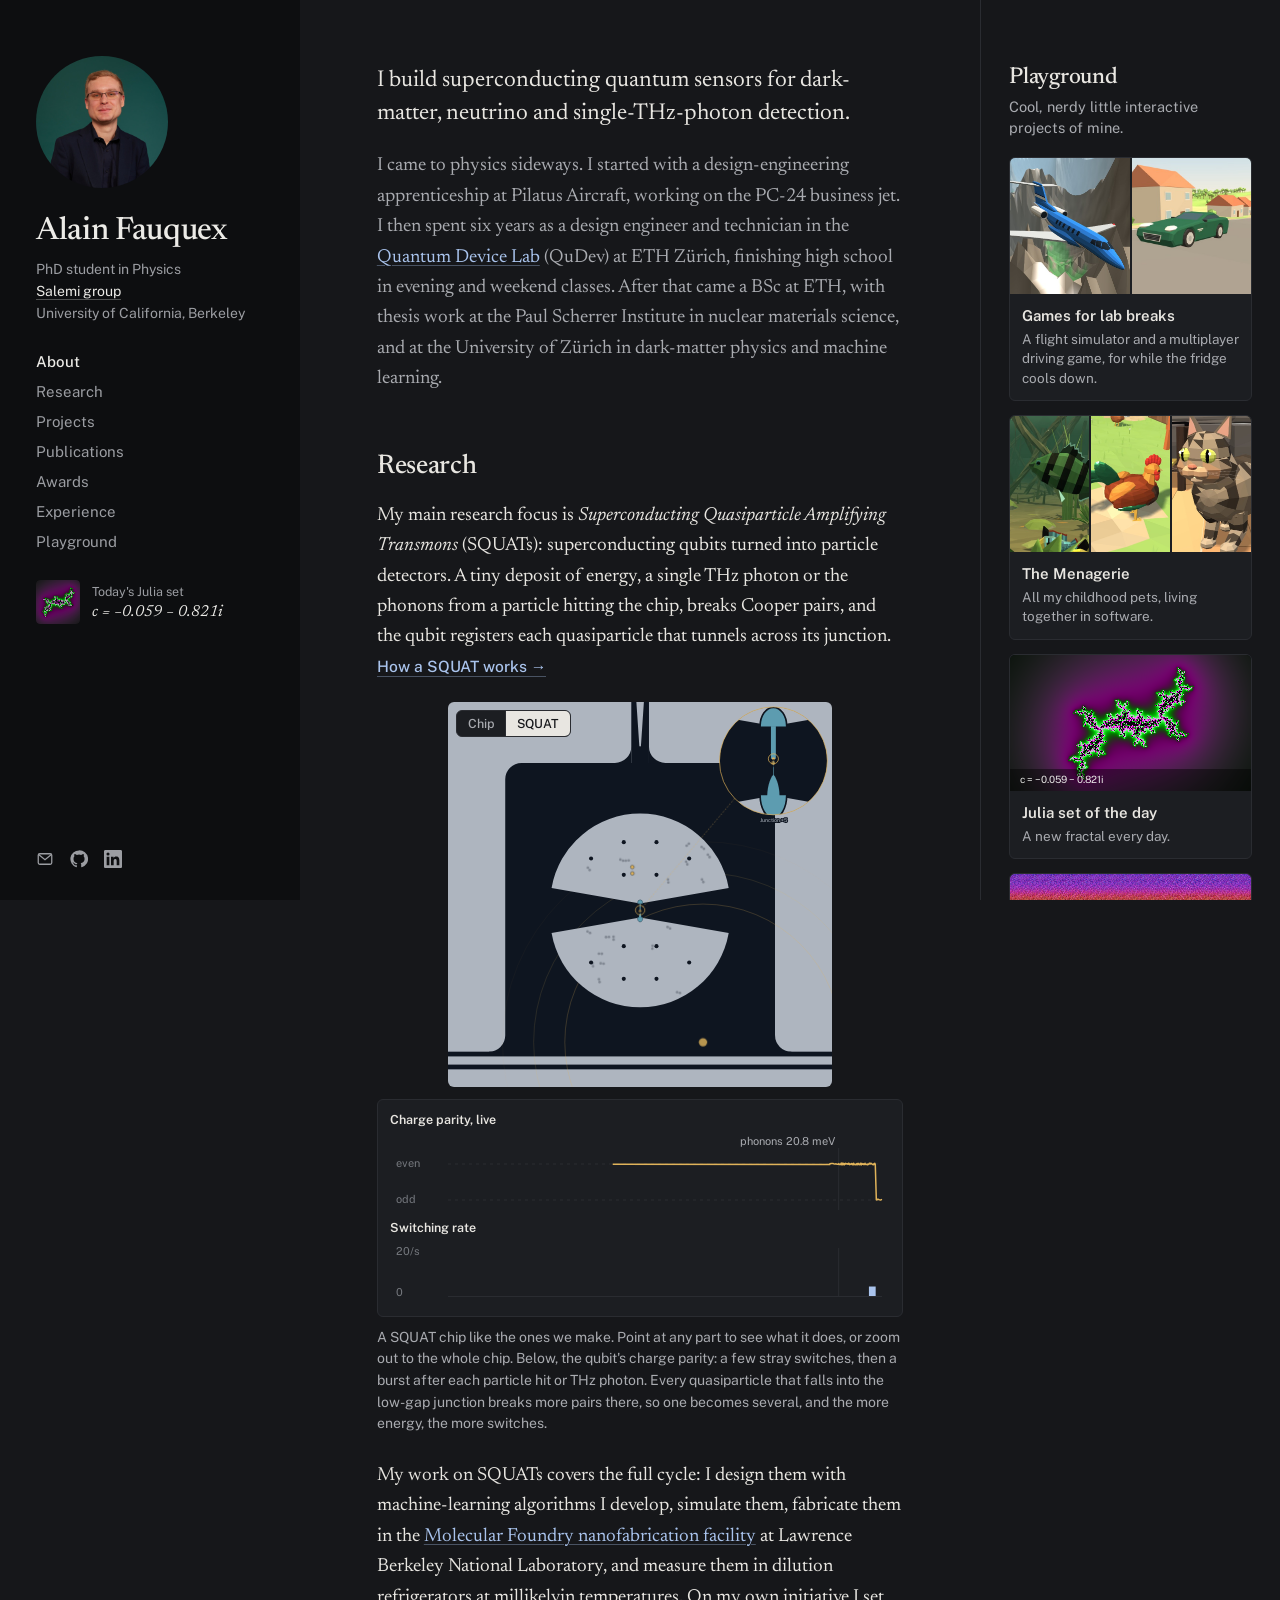
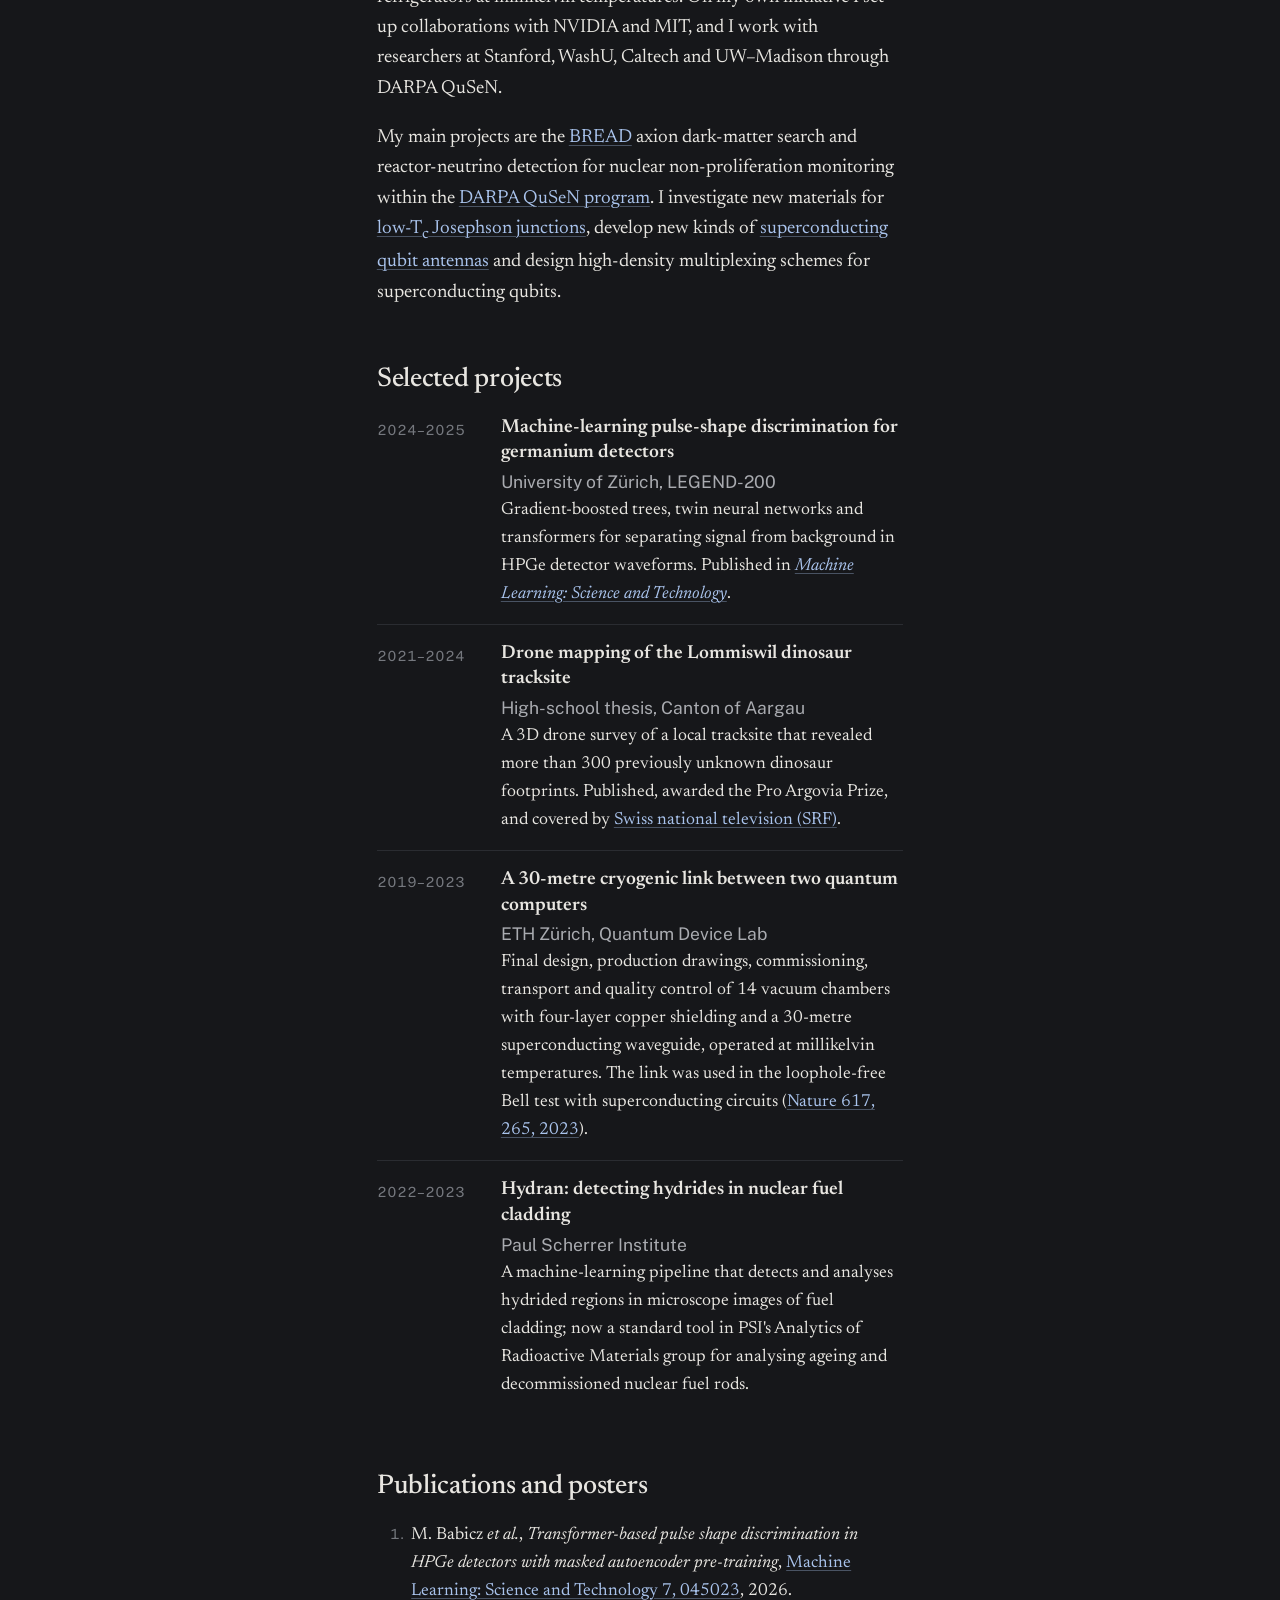
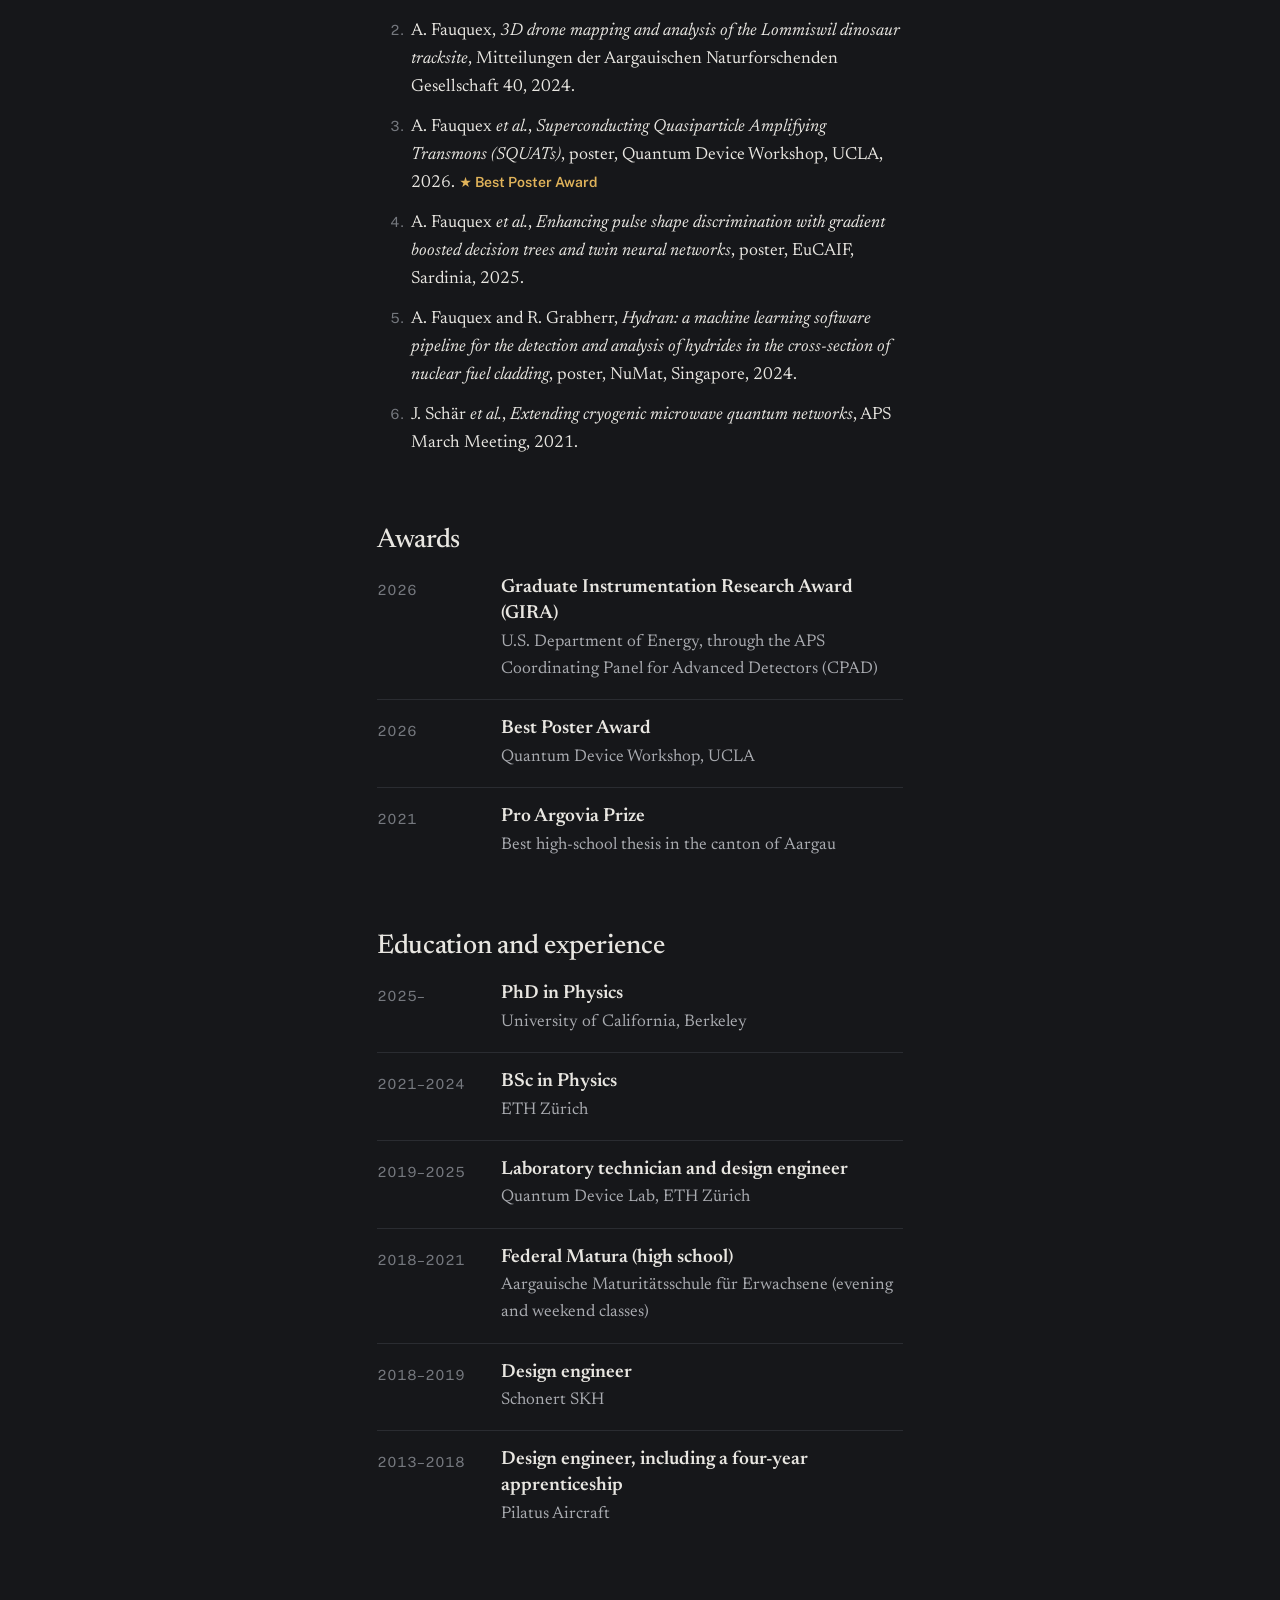
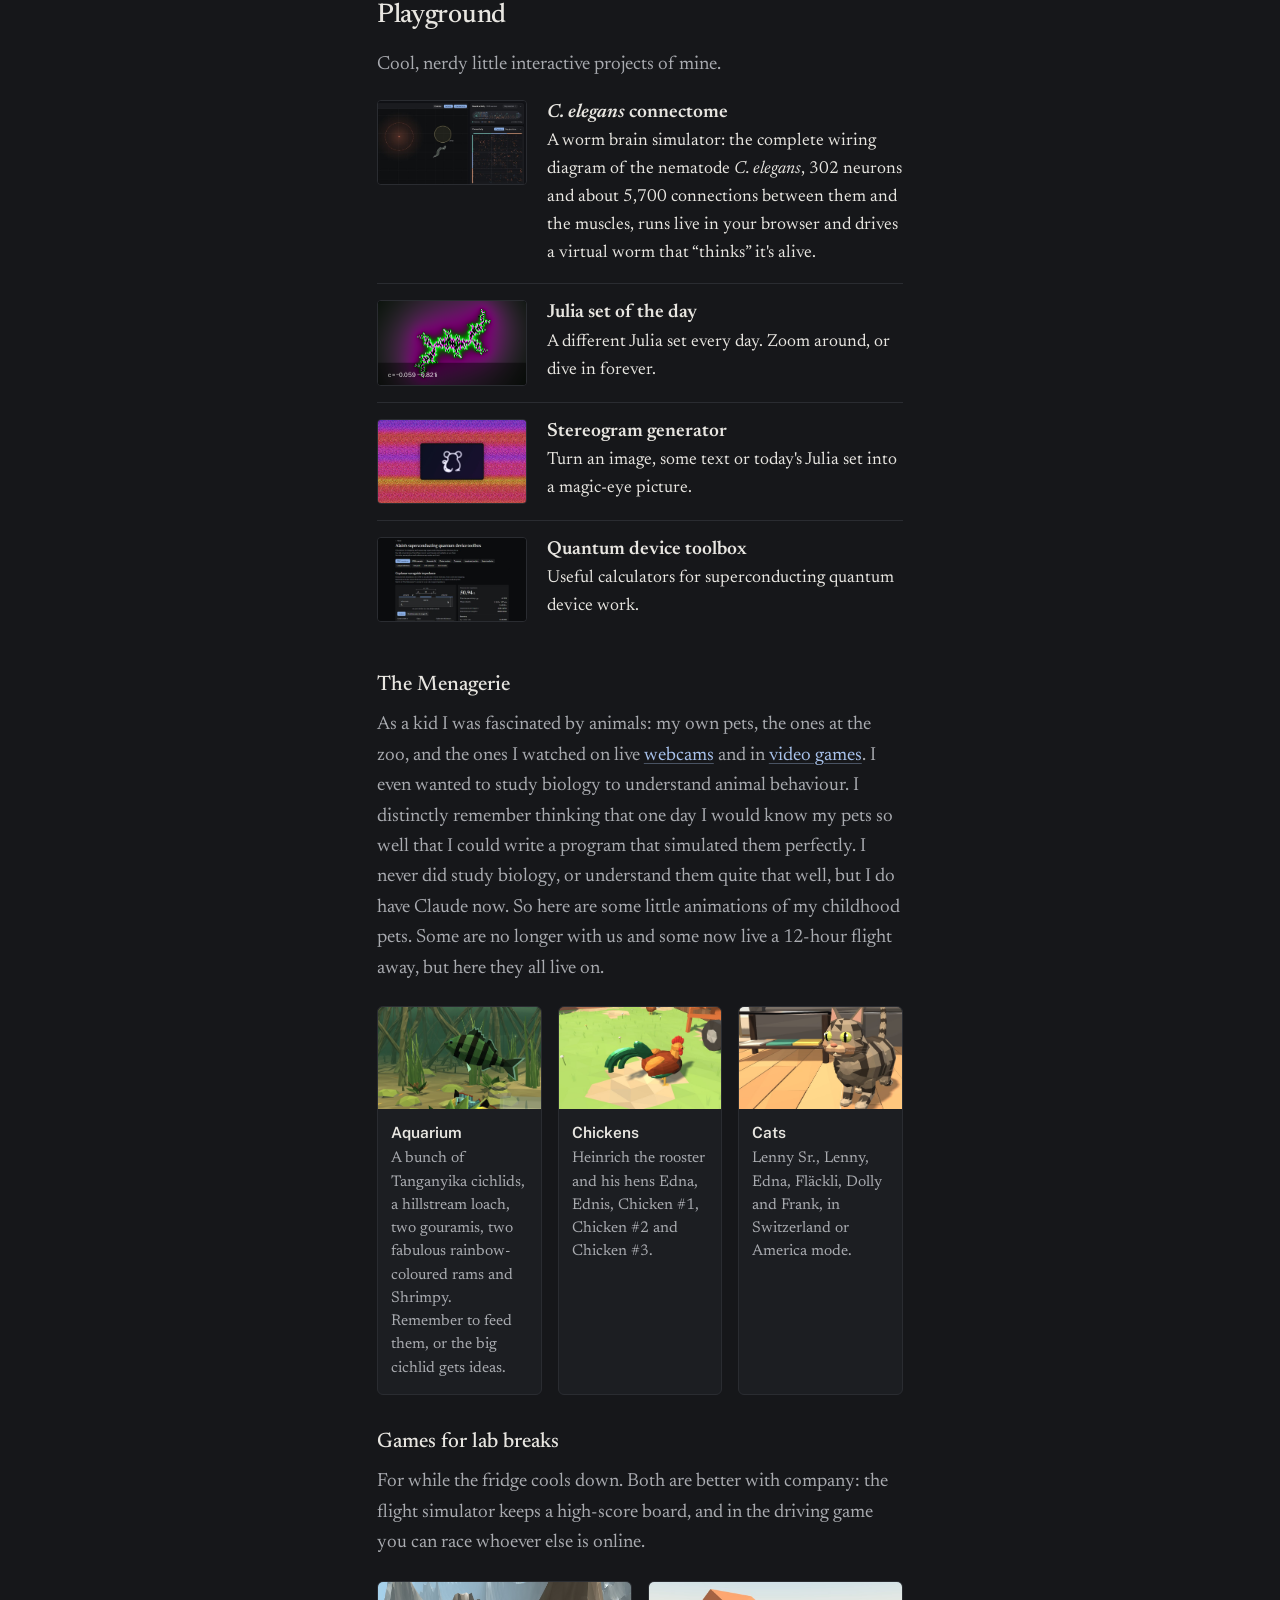
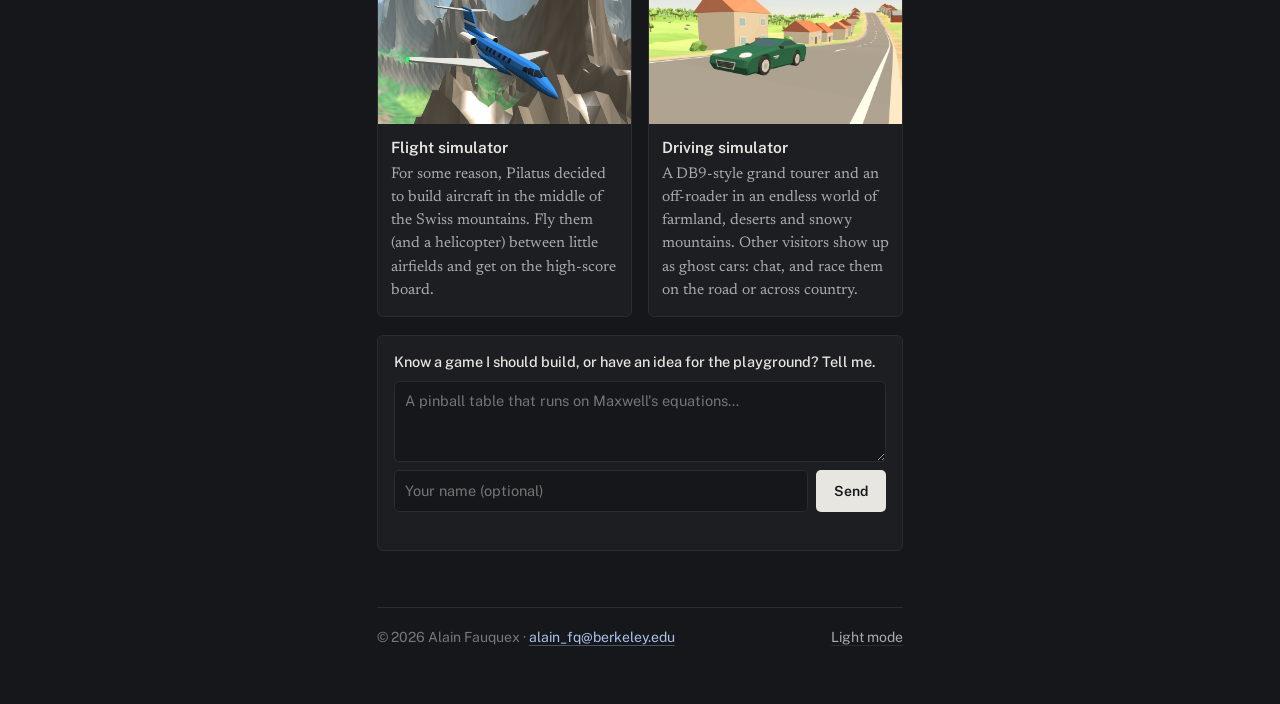
<file: index.html>
<!doctype html>
<html lang="en">
<head>
  <meta charset="utf-8">
  <meta name="viewport" content="width=device-width, initial-scale=1">
  <title>Alain Fauquex</title>
  <meta name="description" content="Alain Fauquex, physics PhD student at UC Berkeley building superconducting quantum sensors for dark-matter, neutrino and single-THz-photon detection.">
  <link rel="icon" href="data:image/svg+xml,<svg xmlns='http://www.w3.org/2000/svg' viewBox='0 0 100 100'><rect width='100' height='100' rx='20' fill='%23121315'/><path d='M14 20 L46 46 L46 54 L14 80 Z' fill='%23ecebe7'/><path d='M86 20 L54 46 L54 54 L86 80 Z' fill='%23ecebe7'/><rect x='46' y='48' width='8' height='4' fill='%23e0b35a'/></svg>">
  <link rel="preconnect" href="https://fonts.googleapis.com">
  <link rel="preconnect" href="https://fonts.gstatic.com" crossorigin>
  <link href="https://fonts.googleapis.com/css2?family=Newsreader:ital,opsz,wght@0,6..72,400;0,6..72,500;0,6..72,600;1,6..72,400&family=Public+Sans:wght@400;500;600&display=swap" rel="stylesheet">
  <link rel="stylesheet" href="assets/style.css?v=20261127b">
  <script src="assets/site.js?v=20261123a"></script>
  <script src="assets/julia-day.js?v=20261122k"></script>
  <script src="assets/previews.js?v=20261124a" defer></script>
  <script src="assets/squat.js?v=20261127e" defer></script>
</head>
<body>
<div class="layout">

  <aside class="side">
    <img class="portrait" src="assets/headshot.jpg" alt="Portrait of Alain Fauquex" width="132" height="132">
    <div>
      <h1>Alain Fauquex</h1>
      <p class="tag">PhD student in Physics<br><a href="https://physics.berkeley.edu/research-faculty/salemi-group">Salemi group</a><br>University of California, Berkeley</p>
    </div>

    <nav aria-label="Sections">
      <a href="#about">About</a>
      <a href="#research">Research</a>
      <a href="#projects">Projects</a>
      <a href="#publications">Publications</a>
      <a href="#awards">Awards</a>
      <a href="#experience">Experience</a>
      <a href="#playground">Playground</a>
    </nav>

    <a class="julia-chip" href="playground/julia.html">
      <canvas id="julia-thumb" width="96" height="96" aria-hidden="true"></canvas>
      <span><span class="jl">Today's Julia set</span><span id="julia-name" class="jn"></span></span>
    </a>

    <div class="links">
      <a data-email href="#" aria-label="Email" title="Email">
        <svg viewBox="0 0 24 24" fill="none" stroke="currentColor" stroke-width="1.7"><rect x="3" y="5" width="18" height="14" rx="2"/><path d="m3.5 6 8.5 7 8.5-7"/></svg>
      </a>
      <a href="https://github.com/fauquexa" aria-label="GitHub" title="GitHub">
        <svg viewBox="0 0 24 24" fill="currentColor"><path d="M12 .5a11.5 11.5 0 0 0-3.64 22.41c.58.1.79-.25.79-.56v-2c-3.2.7-3.88-1.37-3.88-1.37-.52-1.33-1.28-1.69-1.28-1.69-1.05-.71.08-.7.08-.7 1.16.08 1.77 1.19 1.77 1.19 1.03 1.77 2.7 1.26 3.36.96.1-.75.4-1.26.73-1.55-2.55-.29-5.24-1.28-5.24-5.69 0-1.26.45-2.28 1.19-3.09-.12-.29-.52-1.46.11-3.05 0 0 .97-.31 3.17 1.18a11 11 0 0 1 5.77 0c2.2-1.49 3.17-1.18 3.17-1.18.63 1.59.23 2.76.11 3.05.74.81 1.19 1.83 1.19 3.09 0 4.42-2.7 5.39-5.26 5.68.41.36.78 1.06.78 2.14v3.17c0 .31.21.67.8.56A11.5 11.5 0 0 0 12 .5Z"/></svg>
      </a>
      <a href="https://www.linkedin.com/in/alain-fauquex-3509b337a/" aria-label="LinkedIn" title="LinkedIn">
        <svg viewBox="0 0 24 24" fill="currentColor"><path d="M20.45 20.45h-3.56v-5.57c0-1.33-.03-3.04-1.85-3.04-1.86 0-2.14 1.45-2.14 2.94v5.67H9.34V9h3.42v1.56h.05c.48-.9 1.64-1.85 3.37-1.85 3.6 0 4.27 2.37 4.27 5.46v6.28ZM5.34 7.43a2.06 2.06 0 1 1 0-4.13 2.06 2.06 0 0 1 0 4.13ZM7.12 20.45H3.56V9h3.56v11.45ZM22.22 0H1.77C.79 0 0 .77 0 1.73v20.54C0 23.23.79 24 1.77 24h20.45c.98 0 1.78-.77 1.78-1.73V1.73C24 .77 23.2 0 22.22 0Z"/></svg>
      </a>
    </div>
  </aside>

  <main class="main">

    <section id="about">
      <p class="lead">I build superconducting quantum sensors for dark-matter, neutrino and single-THz-photon detection.</p>
      <p class="soft">I came to physics sideways. I started with a design-engineering apprenticeship at Pilatus Aircraft, working on the PC-24 business jet. I then spent six years as a design engineer and technician in the <a href="https://qudev.phys.ethz.ch/">Quantum Device Lab</a> (QuDev) at ETH Zürich, finishing high school in evening and weekend classes. After that came a BSc at ETH, with thesis work at the Paul Scherrer Institute in nuclear materials science, and at the University of Zürich in dark-matter physics and machine learning.</p>
    </section>

    <section id="research">
      <h2>Research</h2>
      <p>My main research focus is <em>Superconducting Quasiparticle Amplifying Transmons</em> (SQUATs): superconducting qubits turned into particle detectors. A tiny deposit of energy, a single THz photon or the phonons from a particle hitting the chip, breaks Cooper pairs, and the qubit registers each quasiparticle that tunnels across its junction. <a class="more" href="squats.html">How a SQUAT works&nbsp;→</a></p>
      <figure class="squat" id="squatFig">
        <div class="sq-stage">
          <svg viewBox="-235 -255 470 470" role="group" aria-label="Interactive drawing of a SQUAT chip: three pizza-shaped SQUATs on one feedline, which zooms into a single SQUAT with its charge line, two superconducting islands and a modified-Dolan Josephson junction"></svg>
          <div class="sq-zoom" role="group" aria-label="Zoom"><button type="button" data-view="chip">Chip</button><button type="button" data-view="squat" class="on">SQUAT</button></div>
          <p class="sq-hint" hidden>Click a SQUAT to zoom in</p>
        </div>
        <div class="sq-panel sq-tracebox solo">
          <div class="sq-traces">
            <div class="sq-head">Charge parity, live</div>
            <div class="sq-trace"><canvas aria-hidden="true"></canvas></div>
            <div class="sq-head">Switching rate</div>
            <div class="sq-rate"><canvas aria-hidden="true"></canvas></div>
          </div>
        </div>
        <figcaption>A SQUAT chip like the ones we make. Point at any part to see what it does, or zoom out to the whole chip. Below, the qubit's charge parity: a few stray switches, then a burst after each particle hit or THz photon. Every quasiparticle that falls into the low-gap junction breaks more pairs there, so one becomes several, and the more energy, the more switches.</figcaption>
      </figure>
      <p>My work on SQUATs covers the full cycle: I design them with machine-learning algorithms I develop, simulate them, fabricate them in the <a href="https://foundry.lbl.gov/expertise-instrumentation/#nanofabrication-facility-instrumentation">Molecular Foundry nanofabrication facility</a> at Lawrence Berkeley National Laboratory, and measure them in dilution refrigerators at millikelvin temperatures. On my own initiative I set up collaborations with NVIDIA and MIT, and I work with researchers at Stanford, WashU, Caltech and UW–Madison through DARPA QuSeN.</p>
      <p>My main projects are the <a href="https://arxiv.org/abs/2111.12103">BREAD</a> axion dark-matter search and reactor-neutrino detection for nuclear non-proliferation monitoring within the <a href="https://www.darpa.mil/research/programs/qusen">DARPA QuSeN program</a>. I investigate new materials for <a href="https://arxiv.org/abs/2510.25203">low-T<sub>c</sub> Josephson junctions</a>, develop new kinds of <a href="https://arxiv.org/abs/2103.06803">superconducting qubit antennas</a> and design high-density multiplexing schemes for superconducting qubits.</p>
    </section>

    <section id="projects">
      <h2>Selected projects</h2>
      <ul class="entries">
        <li><span class="when">2024–2025</span><div>
          <h3>Machine-learning pulse-shape discrimination for germanium detectors</h3>
          <p class="meta">University of Zürich, LEGEND-200</p>
          <p>Gradient-boosted trees, twin neural networks and transformers for separating signal from background in HPGe detector waveforms. Published in <a href="https://iopscience.iop.org/article/10.1088/2632-2153/ae7ec9"><i>Machine Learning: Science and Technology</i></a>.</p>
        </div></li>
        <li><span class="when">2021–2024</span><div>
          <h3>Drone mapping of the Lommiswil dinosaur tracksite</h3>
          <p class="meta">High-school thesis, Canton of Aargau</p>
          <p>A 3D drone survey of a local tracksite that revealed more than 300 previously unknown dinosaur footprints. Published, awarded the Pro Argovia Prize, and covered by <a href="https://www.srf.ch/wissen/natur-tiere/palaeontologie-von-oben-drohnen-enthuellen-schweizer-dinosaurierspuren-aus-der-luft">Swiss national television (SRF)</a>.</p>
        </div></li>
        <li><span class="when">2019–2023</span><div>
          <h3>A 30-metre cryogenic link between two quantum computers</h3>
          <p class="meta">ETH Zürich, Quantum Device Lab</p>
          <p>Final design, production drawings, commissioning, transport and quality control of 14 vacuum chambers with four-layer copper shielding and a 30-metre superconducting waveguide, operated at millikelvin temperatures. The link was used in the loophole-free Bell test with superconducting circuits (<a href="https://www.nature.com/articles/s41586-023-05885-0">Nature 617, 265, 2023</a>).</p>
        </div></li>
        <li><span class="when">2022–2023</span><div>
          <h3>Hydran: detecting hydrides in nuclear fuel cladding</h3>
          <p class="meta">Paul Scherrer Institute</p>
          <p>A machine-learning pipeline that detects and analyses hydrided regions in microscope images of fuel cladding; now a standard tool in PSI's Analytics of Radioactive Materials group for analysing ageing and decommissioned nuclear fuel rods.</p>
        </div></li>
      </ul>
    </section>

    <section id="publications">
      <h2>Publications and posters</h2>
      <ol class="pubs">
        <li>M. Babicz <i>et al.</i>, <span class="title">Transformer-based pulse shape discrimination in HPGe detectors with masked autoencoder pre-training</span>, <a href="https://iopscience.iop.org/article/10.1088/2632-2153/ae7ec9">Machine Learning: Science and Technology 7, 045023</a>, 2026.</li>
        <li>A. Fauquex, <span class="title">3D drone mapping and analysis of the Lommiswil dinosaur tracksite</span>, Mitteilungen der Aargauischen Naturforschenden Gesellschaft 40, 2024.</li>
        <li>A. Fauquex <i>et al.</i>, <span class="title">Superconducting Quasiparticle Amplifying Transmons (SQUATs)</span>, poster, Quantum Device Workshop, UCLA, 2026. <span class="award">★ Best Poster Award</span></li>
        <li>A. Fauquex <i>et al.</i>, <span class="title">Enhancing pulse shape discrimination with gradient boosted decision trees and twin neural networks</span>, poster, EuCAIF, Sardinia, 2025.</li>
        <li>A. Fauquex and R. Grabherr, <span class="title">Hydran: a machine learning software pipeline for the detection and analysis of hydrides in the cross-section of nuclear fuel cladding</span>, poster, NuMat, Singapore, 2024.</li>
        <li>J. Schär <i>et al.</i>, <span class="title">Extending cryogenic microwave quantum networks</span>, APS March Meeting, 2021.</li>
      </ol>
    </section>

    <section id="awards">
      <h2>Awards</h2>
      <ul class="entries">
        <li><span class="when">2026</span><div><h3>Graduate Instrumentation Research Award (GIRA)</h3><span class="where">U.S. Department of Energy, through the APS Coordinating Panel for Advanced Detectors (CPAD)</span></div></li>
        <li><span class="when">2026</span><div><h3>Best Poster Award</h3><span class="where">Quantum Device Workshop, UCLA</span></div></li>
        <li><span class="when">2021</span><div><h3>Pro Argovia Prize</h3><span class="where">Best high-school thesis in the canton of Aargau</span></div></li>
      </ul>
    </section>

    <section id="experience">
      <h2>Education and experience</h2>
      <ul class="entries">
        <li><span class="when">2025–</span><div><h3>PhD in Physics</h3><span class="where">University of California, Berkeley</span></div></li>
        <li><span class="when">2021–2024</span><div><h3>BSc in Physics</h3><span class="where">ETH Zürich</span></div></li>
        <li><span class="when">2019–2025</span><div><h3>Laboratory technician and design engineer</h3><span class="where">Quantum Device Lab, ETH Zürich</span></div></li>
        <li><span class="when">2018–2021</span><div><h3>Federal Matura (high school)</h3><span class="where">Aargauische Maturitätsschule für Erwachsene (evening and weekend classes)</span></div></li>
        <li><span class="when">2018–2019</span><div><h3>Design engineer</h3><span class="where">Schonert SKH</span></div></li>
        <li><span class="when">2013–2018</span><div><h3>Design engineer, including a four-year apprenticeship</h3><span class="where">Pilatus Aircraft</span></div></li>
      </ul>
    </section>

    <section id="playground">
      <h2>Playground</h2>
      <p class="soft">Cool, nerdy little interactive projects of mine.</p>
      <ul class="entries playlist">
        <li><a class="thumb" href="playground/worm.html" tabindex="-1" aria-hidden="true"><img src="assets/thumbs/worm.jpg?v=20261124b" alt="" loading="lazy" width="800" height="450"></a><div><h3><a href="playground/worm.html"><i>C. elegans</i> connectome</a></h3><p>A worm brain simulator: the complete wiring diagram of the nematode <i>C. elegans</i>, 302 neurons and about 5,700 connections between them and the muscles, runs live in your browser and drives a virtual worm that “thinks” it's alive.</p></div></li>
        <li><a class="thumb" href="playground/julia.html" tabindex="-1" aria-hidden="true"><canvas data-preview="julia"></canvas></a><div><h3><a href="playground/julia.html">Julia set of the day</a></h3><p>A different Julia set every day. Zoom around, or dive in forever.</p></div></li>
        <li><a class="thumb" href="playground/stereogram.html" tabindex="-1" aria-hidden="true"><img src="assets/thumbs/stereogram.jpg" alt="" loading="lazy" width="800" height="450"></a><div><h3><a href="playground/stereogram.html">Stereogram generator</a></h3><p>Turn an image, some text or today's Julia set into a magic-eye picture.</p></div></li>
        <li><a class="thumb" href="playground/toolbox.html" tabindex="-1" aria-hidden="true"><img src="assets/thumbs/toolbox.jpg" alt="" loading="lazy" width="800" height="450"></a><div><h3><a href="playground/toolbox.html">Quantum device toolbox</a></h3><p>Useful calculators for superconducting quantum device work.</p></div></li>
      </ul>
      <div id="menagerie" class="menagerie">
        <h3 class="subhead">The Menagerie</h3>
        <p class="soft">As a kid I was fascinated by animals: my own pets, the ones at the zoo, and the ones I watched on live <a href="https://www.montereybayaquarium.org/cams-videos/live-cams">webcams</a> and in <a href="https://en.wikipedia.org/wiki/Zoo_Tycoon_2">video games</a>. I even wanted to study biology to understand animal behaviour. I distinctly remember thinking that one day I would know my pets so well that I could write a program that simulated them perfectly. I never did study biology, or understand them quite that well, but I do have Claude now. So here are some little animations of my childhood pets. Some are no longer with us and some now live a 12-hour flight away, but here they all live on.</p>
        <ul class="pets">
          <li><a href="playground/aquarium.html"><img src="assets/thumbs/aquarium.jpg" alt="Cichlids and friends in a mangrove creek" loading="lazy" width="800" height="450"><b>Aquarium</b><span>A bunch of Tanganyika cichlids, a hillstream loach, two gouramis, two fabulous rainbow-coloured rams and Shrimpy. Remember to feed them, or the big cichlid gets ideas.</span></a></li>
          <li><a href="playground/chickens.html"><img src="assets/thumbs/chickens.jpg" alt="Chickens in a back garden" loading="lazy" width="800" height="450"><b>Chickens</b><span>Heinrich the rooster and his hens Edna, Ednis, Chicken #1, Chicken #2 and Chicken #3.</span></a></li>
          <li><a href="playground/cats.html"><img src="assets/thumbs/cats.jpg" alt="Six cats in a little apartment" loading="lazy" width="800" height="450"><b>Cats</b><span>Lenny Sr., Lenny, Edna, Fläckli, Dolly and Frank, in Switzerland or America mode.</span></a></li>
        </ul>
      </div>
      <div id="games" class="menagerie">
        <h3 class="subhead">Games for lab breaks</h3>
        <p class="soft">For while the fridge cools down. Both are better with company: the flight simulator keeps a high-score board, and in the driving game you can race whoever else is online.</p>
        <ul class="pets duo-cards">
          <li><a href="playground/flight.html"><img src="assets/thumbs/flight.jpg" alt="A PC-24 flying over low-poly mountains" loading="lazy" width="800" height="450"><b>Flight simulator</b><span>For some reason, Pilatus decided to build aircraft in the middle of the Swiss mountains. Fly them (and a helicopter) between little airfields and get on the high-score board.</span></a></li>
          <li><a href="playground/drive.html"><img src="assets/thumbs/drive.jpg?v=20261125c" alt="A green low-poly grand tourer on a village road" loading="lazy" width="800" height="450"><b>Driving simulator</b><span>A DB9-style grand tourer and an off-roader in an endless world of farmland, deserts and snowy mountains. Other visitors show up as ghost cars: chat, and race them on the road or across country.</span></a></li>
        </ul>
        <form class="recommend" id="recommend" novalidate>
          <label for="recMsg">Know a game I should build, or have an idea for the playground? Tell me.</label>
          <textarea id="recMsg" name="message" rows="3" maxlength="1000" placeholder="A pinball table that runs on Maxwell's equations…"></textarea>
          <div class="rec-row">
            <input id="recName" name="name" type="text" maxlength="40" autocomplete="name" placeholder="Your name (optional)" aria-label="Your name (optional)">
            <input id="recWeb" name="website" type="text" tabindex="-1" autocomplete="off" aria-hidden="true" class="rec-hp">
            <button type="submit" id="recSend">Send</button>
          </div>
          <p class="rec-status" id="recStatus" aria-live="polite"></p>
        </form>
      </div>
    </section>

    <footer>
      <span>© <span id="yr"></span> Alain Fauquex · <a data-email="text" href="#">Email</a></span>
      <button class="theme-btn" type="button">Dark mode</button>
    </footer>
  </main>

  <aside class="play" id="play" aria-label="Playground">
    <div class="play-head">
      <h2>Playground</h2>
      <p>Cool, nerdy little interactive projects of mine.</p>
    </div>
    <div class="tiles">
      <a class="tile" href="#games"><span class="duo" aria-hidden="true"><img src="assets/thumbs/flight.jpg" alt="" loading="lazy" width="800" height="450"><img src="assets/thumbs/drive.jpg?v=20261125c" alt="" loading="lazy" width="800" height="450"></span><span class="t"><b>Games for lab breaks</b><span>A flight simulator and a multiplayer driving game, for while the fridge cools down.</span></span></a>
      <a class="tile" href="#menagerie"><span class="trio" aria-hidden="true"><img src="assets/thumbs/aquarium.jpg" alt="" loading="lazy" width="800" height="450"><img src="assets/thumbs/chickens.jpg" alt="" loading="lazy" width="800" height="450"><img src="assets/thumbs/cats.jpg" alt="" loading="lazy" width="800" height="450"></span><span class="t"><b>The Menagerie</b><span>All my childhood pets, living together in software.</span></span></a>
      <a class="tile" href="playground/julia.html"><canvas data-preview="julia" aria-hidden="true"></canvas><span class="t"><b>Julia set of the day</b><span>A new fractal every day.</span></span></a>
      <a class="tile" href="playground/stereogram.html"><img src="assets/thumbs/stereogram.jpg" alt="A stereogram with a hidden logo" loading="lazy" width="800" height="450"><span class="t"><b>Stereogram generator</b><span>Hide your logo, some text or today's Julia set in a magic-eye picture.</span></span></a>
      <a class="tile" href="playground/toolbox.html"><img src="assets/thumbs/toolbox.jpg" alt="The quantum device toolbox" loading="lazy" width="800" height="450"><span class="t"><b>Quantum device toolbox</b><span>The little calculators I keep needing in the lab.</span></span></a>
    </div>
  </aside>
</div>

<script>
  document.getElementById("yr").textContent = new Date().getFullYear();
  (function () {   // recommendations: an insert-only table in the flight sim's Supabase project
    const URL = "https://wemzarbrguakuubrvnup.supabase.co/rest/v1/recommendations", KEY = "sb_publishable_4SEdchJwygPY8b-BCyJxjw_eatXLJ68";
    const form = document.getElementById("recommend"), msg = document.getElementById("recMsg"), name = document.getElementById("recName");
    const btn = document.getElementById("recSend"), status = document.getElementById("recStatus");
    const say = (t, bad) => { status.textContent = t; status.classList.toggle("bad", !!bad); };
    form.addEventListener("submit", async (e) => {
      e.preventDefault();
      const text = msg.value.trim();
      if (!text) { say("Write something first.", true); msg.focus(); return; }
      if (document.getElementById("recWeb").value) { form.reset(); say("Thanks, got it!"); return; }   // a bot filled the hidden field
      let last = 0; try { last = +localStorage.getItem("recSent") || 0; } catch (err) {}
      if (Date.now() - last < 30000) { say("Thanks! Give it half a minute before sending another one.", true); return; }
      btn.disabled = true; say("Sending…");
      try {
        const r = await fetch(URL, { method: "POST", headers: { apikey: KEY, "Content-Type": "application/json", Prefer: "return=minimal" },
          body: JSON.stringify({ message: text.slice(0, 1000), name: name.value.trim().slice(0, 40) || null, page: "home" }) });
        if (!r.ok) throw new Error(r.status);
        try { localStorage.setItem("recSent", String(Date.now())); } catch (err) {}
        form.reset(); say("Thanks, got it!");
      } catch (err) {
        say("That didn't go through. Please try again in a bit.", true);
      } finally { btn.disabled = false; }
    });
  })();
  (function () {   // today's Julia set in the sidebar
    const spec = JuliaDay.spec(JuliaDay.dateKey(new Date()));
    const [re, im] = spec.c, f = (v) => (v < 0 ? "−" : "") + Math.abs(v).toFixed(3);
    document.getElementById("julia-name").textContent = "c = " + f(re) + (im < 0 ? " − " : " + ") + Math.abs(im).toFixed(3) + "i";
    JuliaDay.renderCPU(document.getElementById("julia-thumb"), spec, { maxIt: 160 });
  })();
</script>
</body>
</html>
</file>
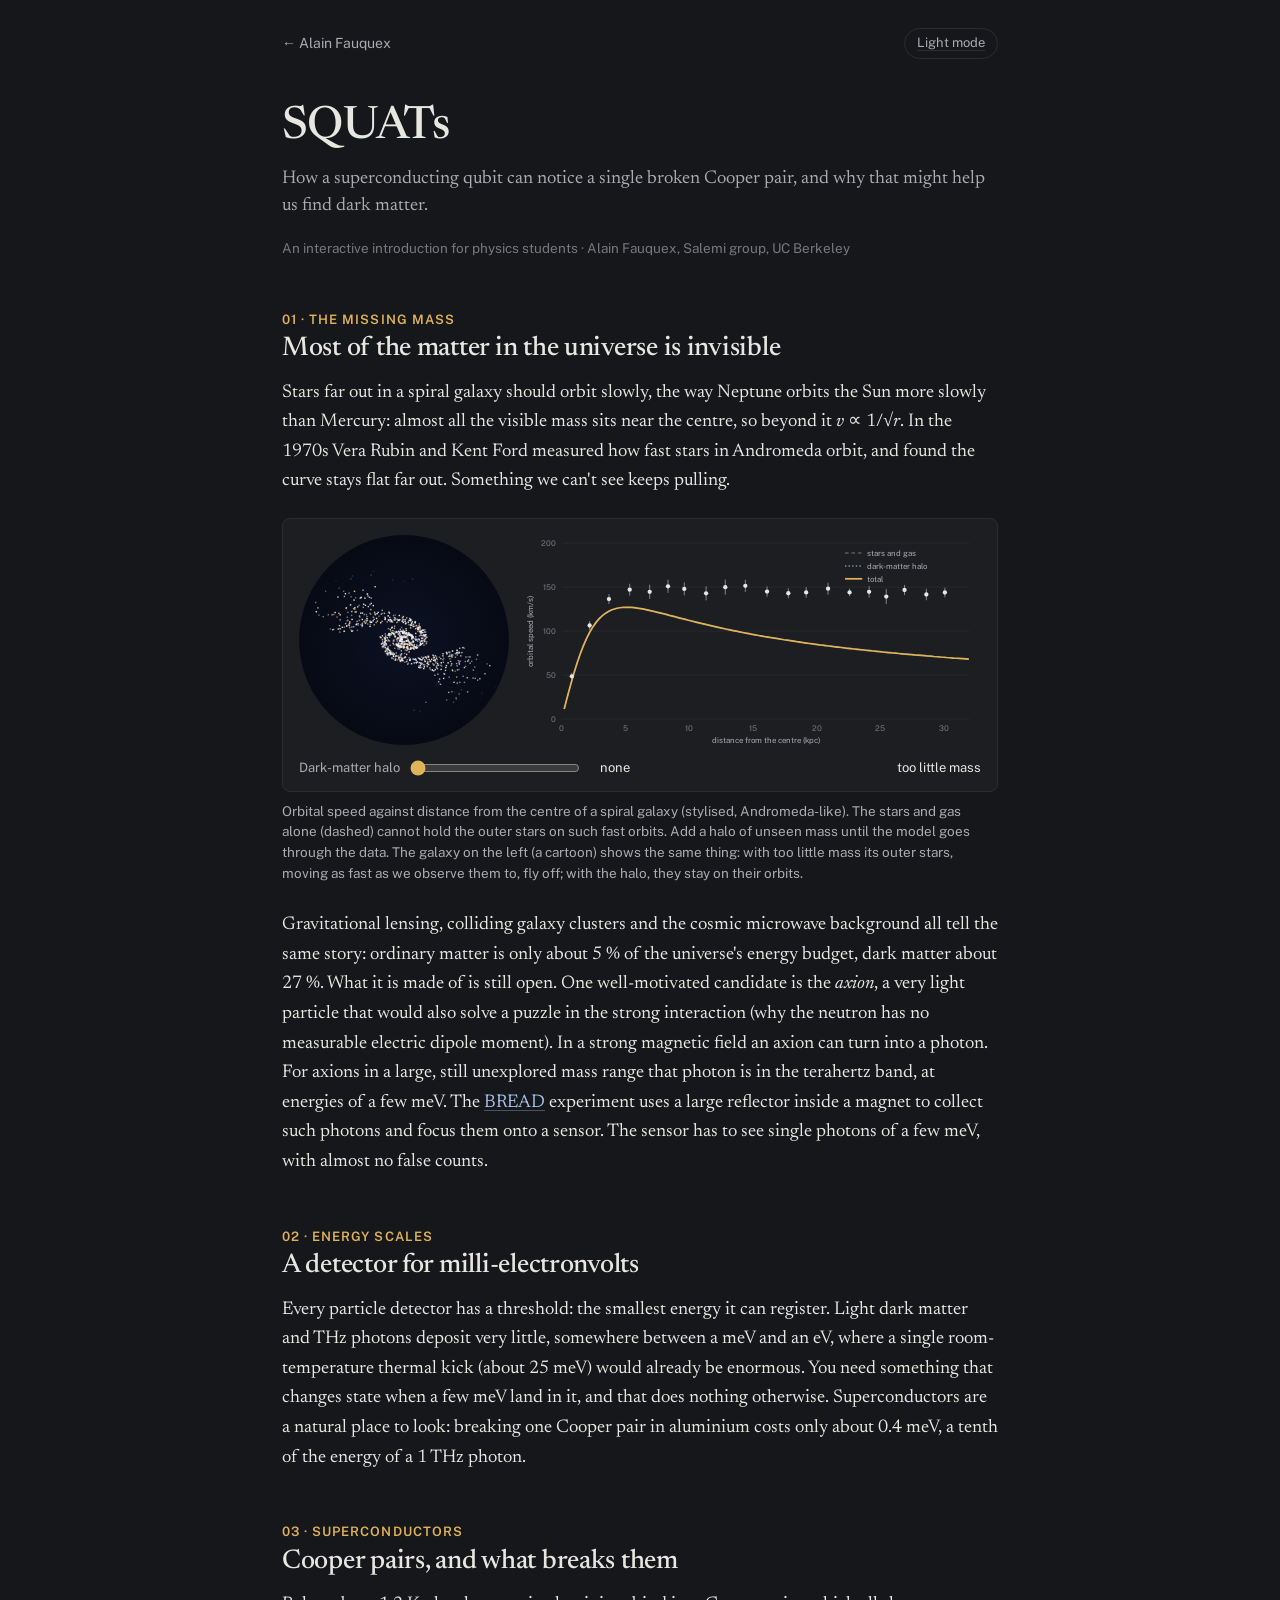
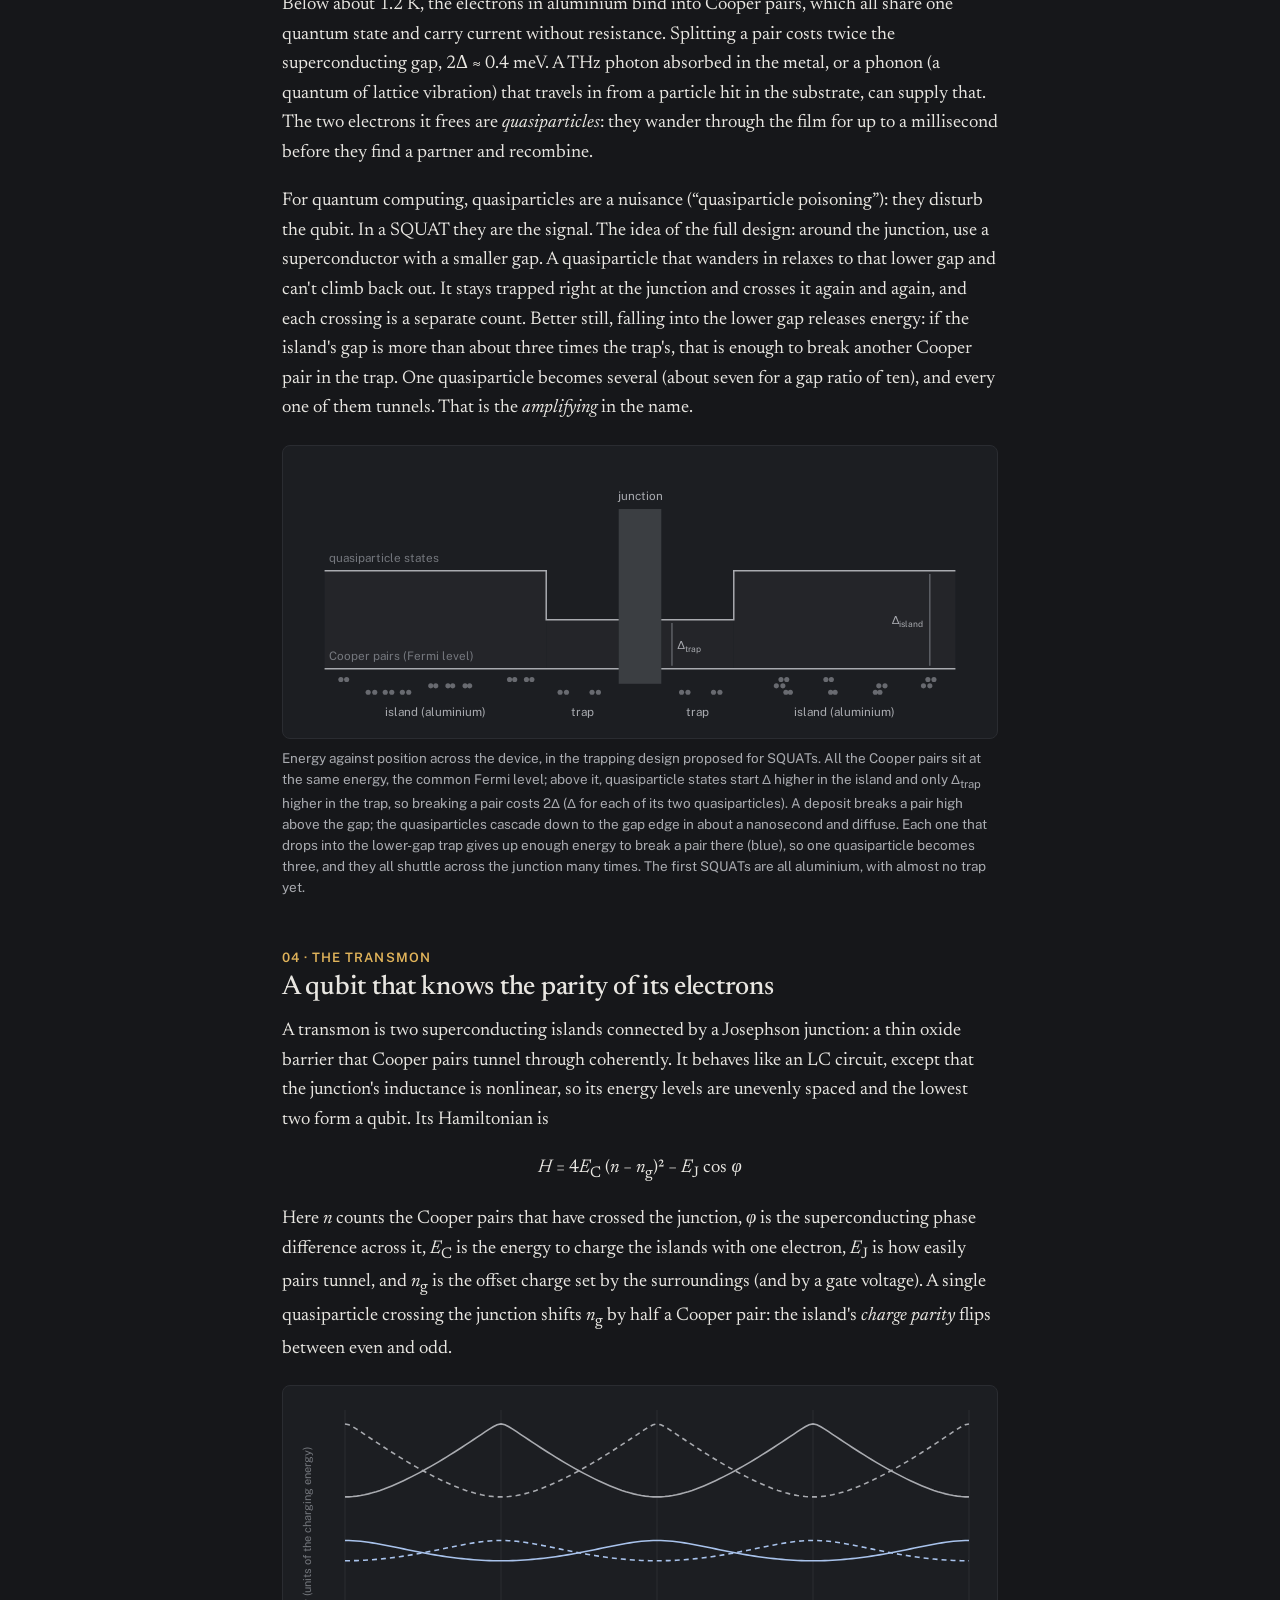
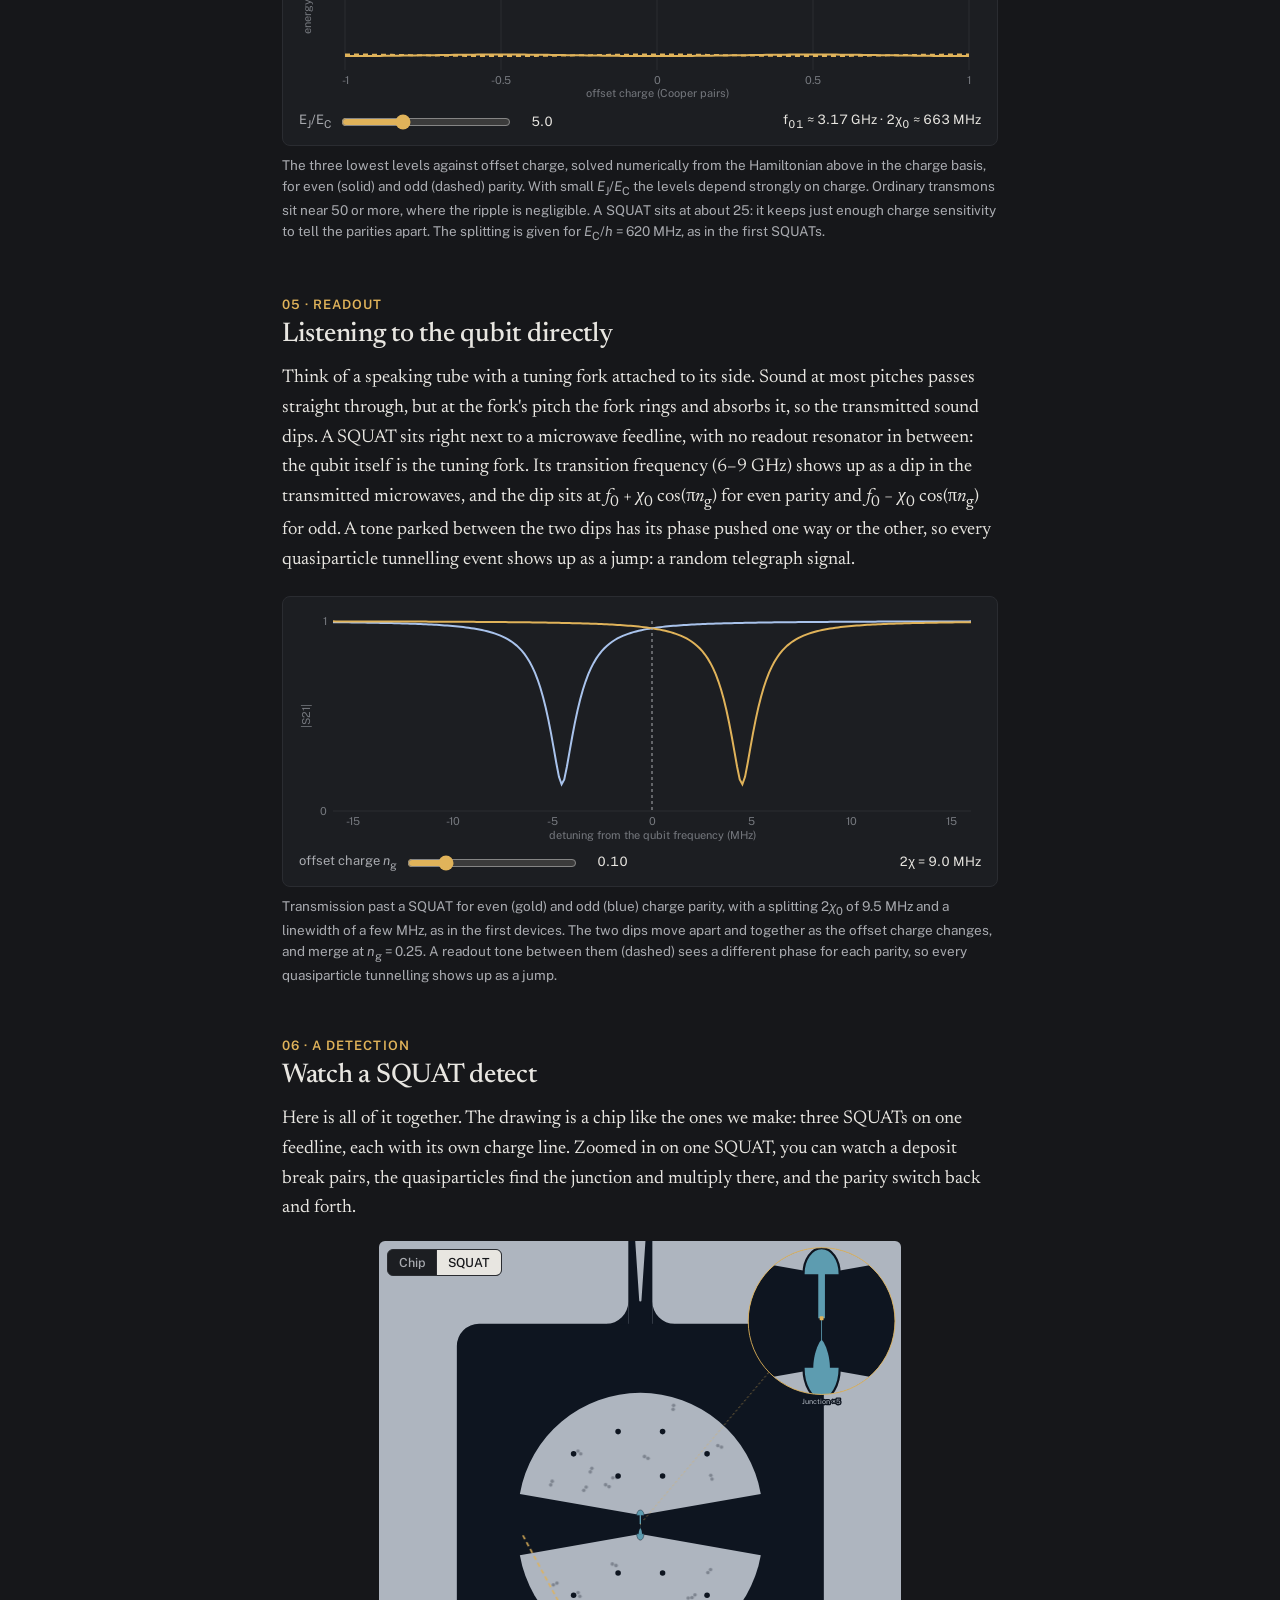
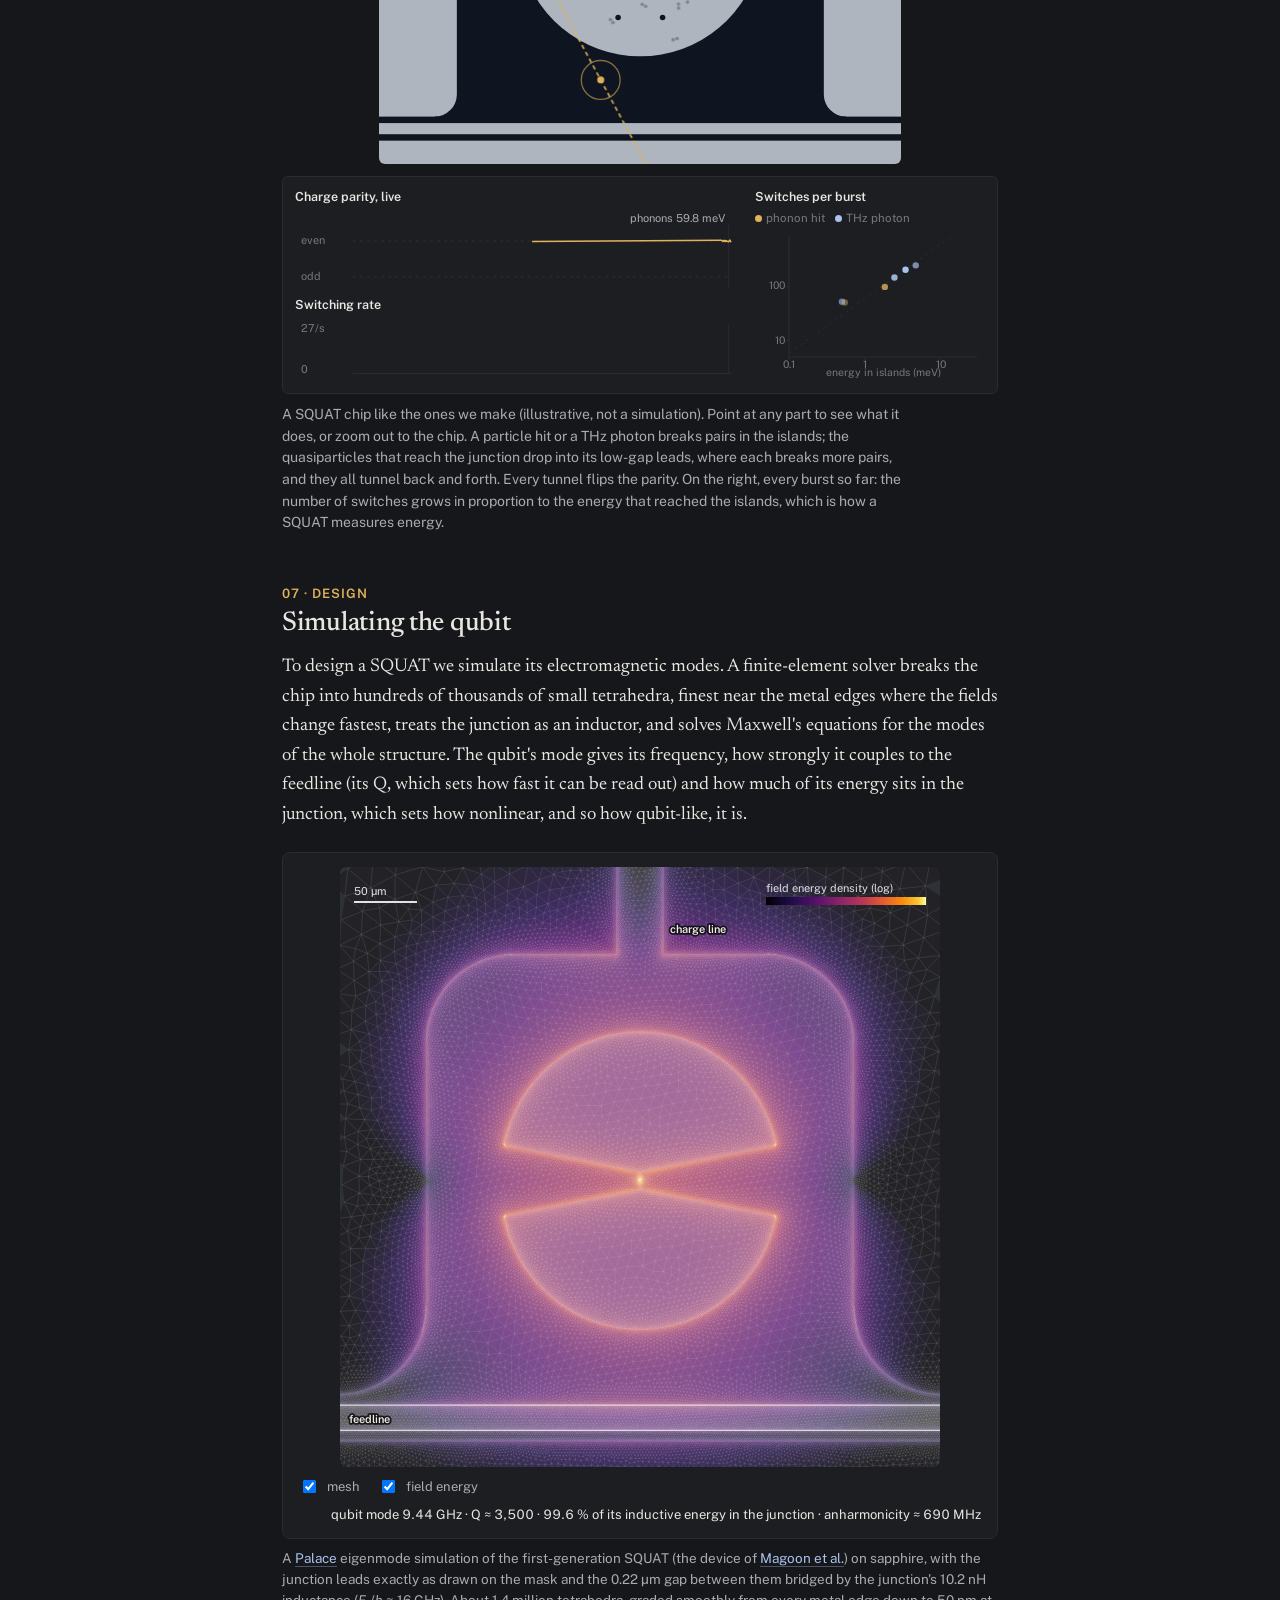
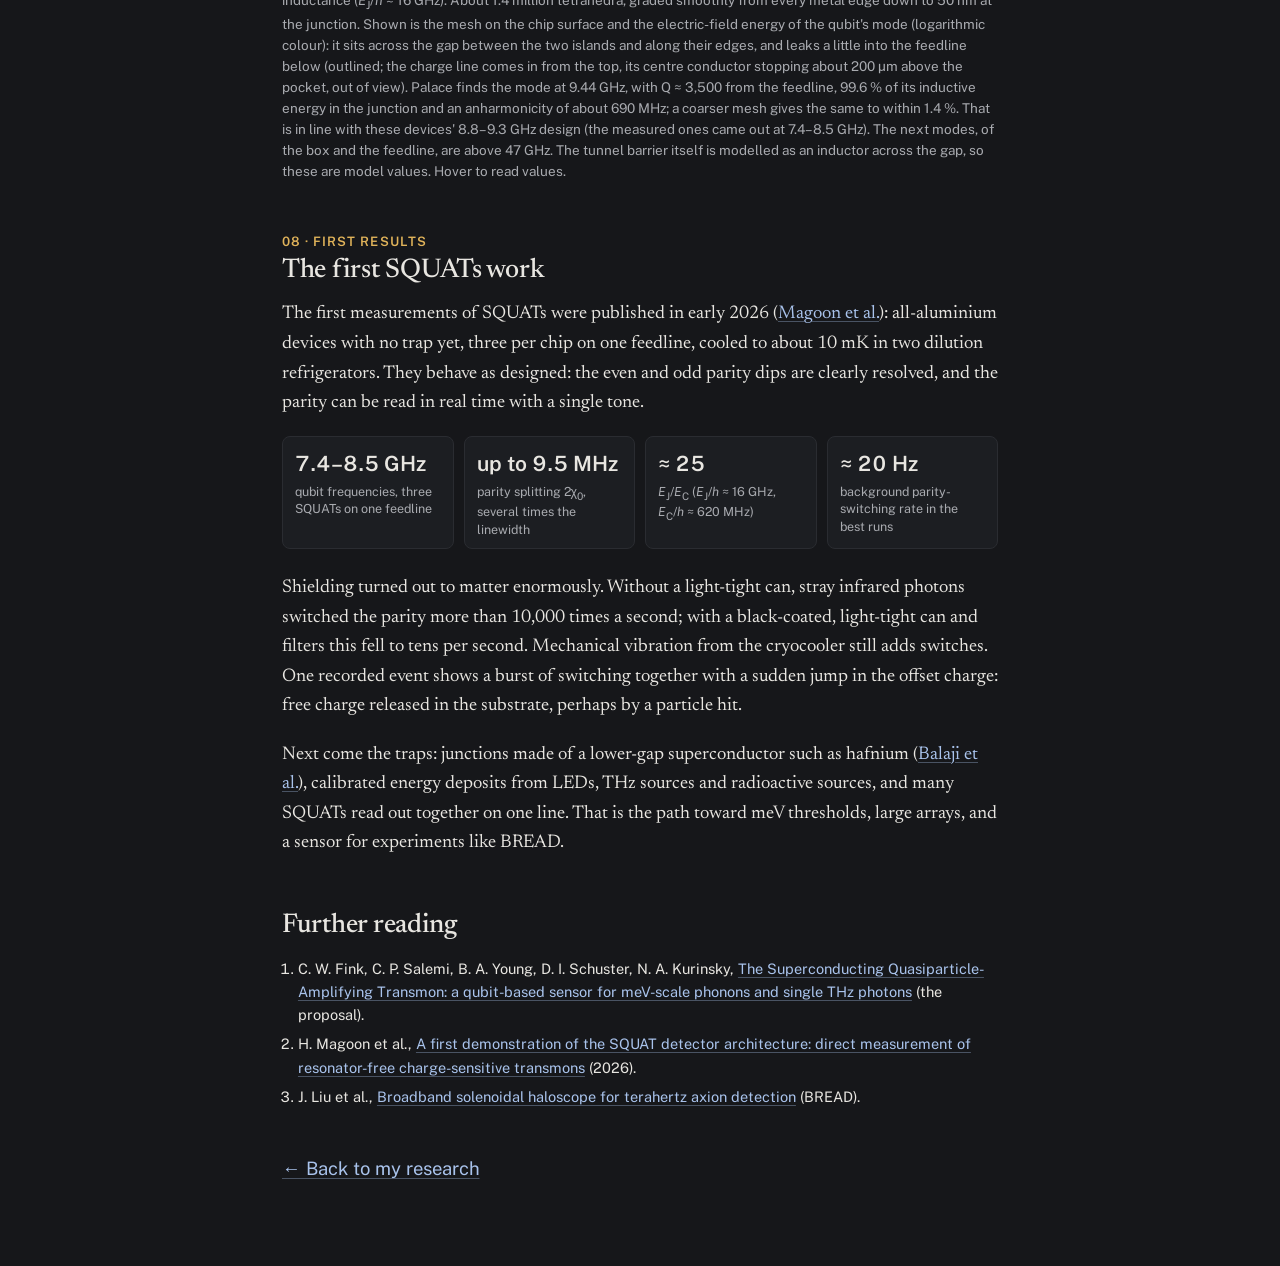
<file: squats.html>
<!doctype html>
<html lang="en">
<head>
  <meta charset="utf-8">
  <meta name="viewport" content="width=device-width, initial-scale=1">
  <title>SQUATs · Alain Fauquex</title>
  <meta name="description" content="How a superconducting qubit can count single quasiparticles, and why that could help find dark matter: an interactive introduction to SQUATs for physics students.">
  <link rel="icon" href="data:image/svg+xml,<svg xmlns='http://www.w3.org/2000/svg' viewBox='0 0 100 100'><rect width='100' height='100' rx='20' fill='%23121315'/><path d='M14 20 L46 46 L46 54 L14 80 Z' fill='%23ecebe7'/><path d='M86 20 L54 46 L54 54 L86 80 Z' fill='%23ecebe7'/><rect x='46' y='48' width='8' height='4' fill='%23e0b35a'/></svg>">
  <link rel="preconnect" href="https://fonts.googleapis.com">
  <link rel="preconnect" href="https://fonts.gstatic.com" crossorigin>
  <link href="https://fonts.googleapis.com/css2?family=Newsreader:ital,opsz,wght@0,6..72,400;0,6..72,500;0,6..72,600;1,6..72,400&family=Public+Sans:wght@400;500;600&display=swap" rel="stylesheet">
  <link rel="stylesheet" href="assets/style.css?v=20261127b">
  <script src="assets/site.js?v=20261123a"></script>
  <script src="assets/squats.js?v=20261127i" defer></script>
  <script src="assets/squat.js?v=20261127e" defer></script>
  <style>
    .page { max-width: 760px; margin: 0 auto; padding: 28px 22px 64px; }
    .topbar { display: flex; justify-content: space-between; align-items: center; font-family: var(--sans); font-size: 14px; margin-bottom: 44px; }
    .topbar a { color: var(--ink-soft); text-decoration: none; }
    .topbar a:hover { color: var(--ink); }
    .topbar .theme-btn { font-family: var(--sans); font-size: 13px; color: var(--ink-soft); background: none; border: 1px solid var(--rule); border-radius: 99px; padding: 4px 12px; cursor: pointer; }
    h1 { font-weight: 500; font-size: 46px; line-height: 1.08; letter-spacing: -.015em; margin: 0 0 14px; }
    .dek { font-size: 22px; line-height: 1.45; color: var(--ink-soft); margin: 0 0 18px; }
    .page .byline { font-family: var(--sans); font-size: 13.5px; color: var(--ink-faint); margin: 0 0 40px; }
    h2 { font-weight: 500; font-size: 27px; line-height: 1.2; margin: 52px 0 12px; }
    h2 .n { font-family: var(--sans); font-size: 13px; font-weight: 600; letter-spacing: .08em; color: var(--gold); display: block; margin-bottom: 6px; }
    .page p { font-size: 18.5px; }
    .eq { font-family: var(--serif); font-size: 19px; text-align: center; margin: 4px 0 18px; }
    .eq var { font-style: italic; }
    .page .note { font-family: var(--sans); font-size: 13.5px; color: var(--ink-faint); line-height: 1.5; }
    figure.ix { margin: 22px 0 26px; }
    .ix .box { border: 1px solid var(--rule); border-radius: 8px; background: var(--tile); padding: 14px 16px 12px; font-family: var(--sans); }
    .ix svg, .ix canvas { display: block; width: 100%; }
    .ix figcaption { font-family: var(--sans); font-size: 13.5px; line-height: 1.55; color: var(--ink-soft); margin-top: 9px; }
    .ctl { display: flex; flex-wrap: wrap; align-items: center; gap: 8px 18px; font-size: 13px; color: var(--ink-soft); margin-top: 10px; }
    .ctl label { display: inline-flex; align-items: center; gap: 8px; }
    .ctl input[type=range] { width: 170px; accent-color: var(--gold); }
    .ctl output { font-variant-numeric: tabular-nums; color: var(--ink); min-width: 4.5em; }
    .ctl button { font-family: var(--sans); font-size: 13px; font-weight: 500; color: var(--bg); background: var(--ink); border: 0; border-radius: 99px; padding: 6px 14px; cursor: pointer; }
    .ctl button:hover { opacity: .85; }
    .ctl .readout { margin-left: auto; color: var(--ink); font-variant-numeric: tabular-nums; }
    .two { display: grid; grid-template-columns: 1fr 1fr; gap: 14px; }
    .galrow { display: grid; grid-template-columns: 210px minmax(0, 1fr); gap: 14px; align-items: center; }
    .galaxy { width: 210px !important; height: 210px; border-radius: 50%; background: radial-gradient(circle, #0c1224 0%, #070a14 70%); }
    @media (max-width: 640px) { .galrow { grid-template-columns: 1fr; justify-items: center; } }
    @media (max-width: 640px) { h1 { font-size: 36px; } .two { grid-template-columns: 1fr; } .ctl .readout { margin-left: 0; } }
    .svgtext { font-family: var(--sans); font-size: 11px; fill: var(--ink-faint); }
    .svgtext.ink { fill: var(--ink-soft); }
    .svgtext.halo { paint-order: stroke; stroke: var(--tile); stroke-width: 5px; stroke-linejoin: round; }
    .sim-wrap { position: relative; }
    .sim-wrap canvas { border-radius: 6px; background: #0c1119; cursor: crosshair; }
    .sim-tip { position: absolute; pointer-events: none; font-family: var(--sans); font-size: 12px; color: var(--ink); background: var(--tile); border: 1px solid var(--rule); border-radius: 5px; padding: 3px 7px; opacity: 0; transition: opacity .1s; white-space: nowrap; }
    .facts { display: grid; grid-template-columns: repeat(auto-fit, minmax(150px, 1fr)); gap: 10px; margin: 18px 0 24px; }
    .facts div { border: 1px solid var(--rule); border-radius: 8px; padding: 10px 12px; background: var(--tile); font-family: var(--sans); }
    .facts b { display: block; font-size: 21px; font-weight: 600; color: var(--ink); font-variant-numeric: tabular-nums; }
    .facts span { display: block; font-size: 12.5px; color: var(--ink-soft); line-height: 1.4; margin-top: 2px; }
    .refs { font-family: var(--sans); font-size: 14.5px; line-height: 1.6; padding-left: 1.1em; }
    .refs li { margin-bottom: 6px; }
    .back { margin-top: 46px; font-family: var(--sans); font-size: 14px; }
  </style>
</head>
<body>
<main class="page">
  <div class="topbar"><a href="index.html">← Alain Fauquex</a><button class="theme-btn" type="button">Dark mode</button></div>

  <h1>SQUATs</h1>
  <p class="dek">How a superconducting qubit can notice a single broken Cooper pair, and why that might help us find dark matter.</p>
  <p class="byline">An interactive introduction for physics students · Alain Fauquex, Salemi group, UC Berkeley</p>

  <h2><span class="n">01 · THE MISSING MASS</span>Most of the matter in the universe is invisible</h2>
  <p>Stars far out in a spiral galaxy should orbit slowly, the way Neptune orbits the Sun more slowly than Mercury: almost all the visible mass sits near the centre, so beyond it <var>v</var>&nbsp;∝&nbsp;1/√<var>r</var>. In the 1970s Vera Rubin and Kent Ford measured how fast stars in Andromeda orbit, and found the curve stays flat far out. Something we can't see keeps pulling.</p>
  <figure class="ix" id="rotFig">
    <div class="box">
      <div class="galrow"><canvas class="galaxy" aria-label="A spiral galaxy whose dark-matter halo follows the slider"></canvas>
      <svg viewBox="0 0 640 300" role="img" aria-label="Rotation curve of a spiral galaxy: orbital speed against radius, data staying flat while the stars-only model falls off"></svg></div>
      <div class="ctl"><label>Dark-matter halo <input type="range" min="0" max="100" value="0" step="1" aria-label="Dark-matter halo mass"></label><output>none</output><span class="readout"></span></div>
    </div>
    <figcaption>Orbital speed against distance from the centre of a spiral galaxy (stylised, Andromeda-like). The stars and gas alone (dashed) cannot hold the outer stars on such fast orbits. Add a halo of unseen mass until the model goes through the data. The galaxy on the left (a cartoon) shows the same thing: with too little mass its outer stars, moving as fast as we observe them to, fly off; with the halo, they stay on their orbits.</figcaption>
  </figure>
  <p>Gravitational lensing, colliding galaxy clusters and the cosmic microwave background all tell the same story: ordinary matter is only about 5&nbsp;% of the universe's energy budget, dark matter about 27&nbsp;%. What it is made of is still open. One well-motivated candidate is the <em>axion</em>, a very light particle that would also solve a puzzle in the strong interaction (why the neutron has no measurable electric dipole moment). In a strong magnetic field an axion can turn into a photon. For axions in a large, still unexplored mass range that photon is in the terahertz band, at energies of a few meV. The <a href="https://arxiv.org/abs/2111.12103">BREAD</a> experiment uses a large reflector inside a magnet to collect such photons and focus them onto a sensor. The sensor has to see single photons of a few meV, with almost no false counts.</p>

  <h2><span class="n">02 · ENERGY SCALES</span>A detector for milli-electronvolts</h2>
  <p>Every particle detector has a threshold: the smallest energy it can register. Light dark matter and THz photons deposit very little, somewhere between a meV and an eV, where a single room-temperature thermal kick (about 25&nbsp;meV) would already be enormous. You need something that changes state when a few meV land in it, and that does nothing otherwise. Superconductors are a natural place to look: breaking one Cooper pair in aluminium costs only about 0.4&nbsp;meV, a tenth of the energy of a 1&nbsp;THz photon.</p>

  <h2><span class="n">03 · SUPERCONDUCTORS</span>Cooper pairs, and what breaks them</h2>
  <p>Below about 1.2&nbsp;K, the electrons in aluminium bind into Cooper pairs, which all share one quantum state and carry current without resistance. Splitting a pair costs twice the superconducting gap, 2Δ&nbsp;≈&nbsp;0.4&nbsp;meV. A THz photon absorbed in the metal, or a phonon (a quantum of lattice vibration) that travels in from a particle hit in the substrate, can supply that. The two electrons it frees are <em>quasiparticles</em>: they wander through the film for up to a millisecond before they find a partner and recombine.</p>
  <p>For quantum computing, quasiparticles are a nuisance (“quasiparticle poisoning”): they disturb the qubit. In a SQUAT they are the signal. The idea of the full design: around the junction, use a superconductor with a smaller gap. A quasiparticle that wanders in relaxes to that lower gap and can't climb back out. It stays trapped right at the junction and crosses it again and again, and each crossing is a separate count. Better still, falling into the lower gap releases energy: if the island's gap is more than about three times the trap's, that is enough to break another Cooper pair in the trap. One quasiparticle becomes several (about seven for a gap ratio of ten), and every one of them tunnels. That is the <em>amplifying</em> in the name.</p>
  <figure class="ix" id="qpFig">
    <div class="box"><svg viewBox="0 0 640 250" role="img" aria-label="Energy diagram across a SQUAT: island gap, lower-gap trap, junction barrier, with quasiparticles relaxing into the trap and tunnelling back and forth"></svg></div>
    <figcaption>Energy against position across the device, in the trapping design proposed for SQUATs. All the Cooper pairs sit at the same energy, the common Fermi level; above it, quasiparticle states start Δ higher in the island and only Δ<sub>trap</sub> higher in the trap, so breaking a pair costs 2Δ (Δ for each of its two quasiparticles). A deposit breaks a pair high above the gap; the quasiparticles cascade down to the gap edge in about a nanosecond and diffuse. Each one that drops into the lower-gap trap gives up enough energy to break a pair there (blue), so one quasiparticle becomes three, and they all shuttle across the junction many times. The first SQUATs are all aluminium, with almost no trap yet.</figcaption>
  </figure>

  <h2><span class="n">04 · THE TRANSMON</span>A qubit that knows the parity of its electrons</h2>
  <p>A transmon is two superconducting islands connected by a Josephson junction: a thin oxide barrier that Cooper pairs tunnel through coherently. It behaves like an LC circuit, except that the junction's inductance is nonlinear, so its energy levels are unevenly spaced and the lowest two form a qubit. Its Hamiltonian is</p>
  <p class="eq"><var>H</var> = 4<var>E</var><sub>C</sub> (<var>n</var> − <var>n</var><sub>g</sub>)² − <var>E</var><sub>J</sub> cos <var>φ</var></p>
  <p>Here <var>n</var> counts the Cooper pairs that have crossed the junction, <var>φ</var> is the superconducting phase difference across it, <var>E</var><sub>C</sub> is the energy to charge the islands with one electron, <var>E</var><sub>J</sub> is how easily pairs tunnel, and <var>n</var><sub>g</sub> is the offset charge set by the surroundings (and by a gate voltage). A single quasiparticle crossing the junction shifts <var>n</var><sub>g</sub> by half a Cooper pair: the island's <em>charge parity</em> flips between even and odd.</p>
  <figure class="ix" id="bandFig">
    <div class="box">
      <canvas style="height:300px" aria-label="Transmon energy levels against offset charge for even and odd parity"></canvas>
      <div class="ctl"><label><span>E<sub>J</sub>/E<sub>C</sub></span><input type="range" min="0" max="2" value="0.7" step="0.01" aria-label="Ratio of Josephson to charging energy, logarithmic"></label><output></output><span class="readout"></span></div>
    </div>
    <figcaption>The three lowest levels against offset charge, solved numerically from the Hamiltonian above in the charge basis, for even (solid) and odd (dashed) parity. With small <var>E</var><sub>J</sub>/<var>E</var><sub>C</sub> the levels depend strongly on charge. Ordinary transmons sit near 50 or more, where the ripple is negligible. A SQUAT sits at about 25: it keeps just enough charge sensitivity to tell the parities apart. The splitting is given for <var>E</var><sub>C</sub>/<var>h</var>&nbsp;=&nbsp;620&nbsp;MHz, as in the first SQUATs.</figcaption>
  </figure>

  <h2><span class="n">05 · READOUT</span>Listening to the qubit directly</h2>
  <p>Think of a speaking tube with a tuning fork attached to its side. Sound at most pitches passes straight through, but at the fork's pitch the fork rings and absorbs it, so the transmitted sound dips. A SQUAT sits right next to a microwave feedline, with no readout resonator in between: the qubit itself is the tuning fork. Its transition frequency (6–9&nbsp;GHz) shows up as a dip in the transmitted microwaves, and the dip sits at <var>f</var><sub>0</sub>&nbsp;+&nbsp;<var>χ</var><sub>0</sub>&nbsp;cos(π<var>n</var><sub>g</sub>) for even parity and <var>f</var><sub>0</sub>&nbsp;−&nbsp;<var>χ</var><sub>0</sub>&nbsp;cos(π<var>n</var><sub>g</sub>) for odd. A tone parked between the two dips has its phase pushed one way or the other, so every quasiparticle tunnelling event shows up as a jump: a random telegraph signal.</p>
  <figure class="ix" id="readFig">
    <div class="box">
      <canvas style="height:230px" aria-label="Transmission past the SQUAT against frequency, with the even and odd parity dips"></canvas>
      <div class="ctl"><label><span>offset charge <var>n</var><sub>g</sub></span><input type="range" min="0" max="0.5" value="0.1" step="0.005" aria-label="Offset charge"></label><output></output><span class="readout"></span></div>
    </div>
    <figcaption>Transmission past a SQUAT for even (gold) and odd (blue) charge parity, with a splitting 2<var>χ</var><sub>0</sub> of 9.5&nbsp;MHz and a linewidth of a few MHz, as in the first devices. The two dips move apart and together as the offset charge changes, and merge at <var>n</var><sub>g</sub>&nbsp;=&nbsp;0.25. A readout tone between them (dashed) sees a different phase for each parity, so every quasiparticle tunnelling shows up as a jump.</figcaption>
  </figure>

  <h2><span class="n">06 · A DETECTION</span>Watch a SQUAT detect</h2>
  <p>Here is all of it together. The drawing is a chip like the ones we make: three SQUATs on one feedline, each with its own charge line. Zoomed in on one SQUAT, you can watch a deposit break pairs, the quasiparticles find the junction and multiply there, and the parity switch back and forth.</p>
  <figure class="squat" id="squatFig">
    <div class="sq-stage">
      <svg viewBox="-235 -255 470 470" role="group" aria-label="Interactive drawing of a SQUAT chip: three pizza-shaped SQUATs on one feedline, which zooms into a single SQUAT with its charge line, two superconducting islands and a modified-Dolan Josephson junction"></svg>
      <div class="sq-zoom" role="group" aria-label="Zoom"><button type="button" data-view="chip">Chip</button><button type="button" data-view="squat" class="on">SQUAT</button></div>
      <p class="sq-hint" hidden>Click a SQUAT to zoom in</p>
    </div>
    <div class="sq-panel sq-tracebox">
      <div class="sq-traces">
        <div class="sq-head">Charge parity, live</div>
        <div class="sq-trace"><canvas aria-hidden="true"></canvas></div>
        <div class="sq-head">Switching rate</div>
        <div class="sq-rate"><canvas aria-hidden="true"></canvas></div>
      </div>
      <div>
        <div class="sq-head">Switches per burst</div>
        <div class="sq-key"><i style="background:var(--gold)"></i>phonon hit<i style="background:var(--accent)"></i>THz photon</div>
        <div class="sq-scatter"><canvas aria-hidden="true"></canvas></div>
      </div>
    </div>
    <figcaption>A SQUAT chip like the ones we make (illustrative, not a simulation). Point at any part to see what it does, or zoom out to the chip. A particle hit or a THz photon breaks pairs in the islands; the quasiparticles that reach the junction drop into its low-gap leads, where each breaks more pairs, and they all tunnel back and forth. Every tunnel flips the parity. On the right, every burst so far: the number of switches grows in proportion to the energy that reached the islands, which is how a SQUAT measures energy.</figcaption>
  </figure>

  <h2><span class="n">07 · DESIGN</span>Simulating the qubit</h2>
  <p>To design a SQUAT we simulate its electromagnetic modes. A finite-element solver breaks the chip into hundreds of thousands of small tetrahedra, finest near the metal edges where the fields change fastest, treats the junction as an inductor, and solves Maxwell's equations for the modes of the whole structure. The qubit's mode gives its frequency, how strongly it couples to the feedline (its Q, which sets how fast it can be read out) and how much of its energy sits in the junction, which sets how nonlinear, and so how qubit-like, it is.</p>
  <figure class="ix" id="simFig">
    <div class="box">
      <div class="sim-wrap"><canvas style="aspect-ratio:1;max-width:600px;margin:0 auto" aria-label="Finite-element mesh and the electric field energy of the qubit mode of a SQUAT"></canvas><div class="sim-tip"></div></div>
      <div class="ctl"><label><input type="checkbox" checked> mesh</label><label><input type="checkbox" checked> field energy</label><span class="readout"></span></div>
    </div>
    <figcaption id="simCap">The finite-element mesh in the plane of the metal and the electric-field energy density with one island held at 1&nbsp;V (colour, logarithmic). The energy crowds into the gaps between the islands and along every metal edge. Hover to read values.</figcaption>
  </figure>

  <h2><span class="n">08 · FIRST RESULTS</span>The first SQUATs work</h2>
  <p>The first measurements of SQUATs were published in early 2026 (<a href="https://arxiv.org/abs/2601.16261">Magoon et al.</a>): all-aluminium devices with no trap yet, three per chip on one feedline, cooled to about 10&nbsp;mK in two dilution refrigerators. They behave as designed: the even and odd parity dips are clearly resolved, and the parity can be read in real time with a single tone.</p>
  <div class="facts">
    <div><b>7.4–8.5 GHz</b><span>qubit frequencies, three SQUATs on one feedline</span></div>
    <div><b>up to 9.5 MHz</b><span>parity splitting 2χ<sub>0</sub>, several times the linewidth</span></div>
    <div><b>≈ 25</b><span><var>E</var><sub>J</sub>/<var>E</var><sub>C</sub> (<var>E</var><sub>J</sub>/<var>h</var> ≈ 16 GHz, <var>E</var><sub>C</sub>/<var>h</var> ≈ 620 MHz)</span></div>
    <div><b>≈ 20 Hz</b><span>background parity-switching rate in the best runs</span></div>
  </div>
  <p>Shielding turned out to matter enormously. Without a light-tight can, stray infrared photons switched the parity more than 10,000 times a second; with a black-coated, light-tight can and filters this fell to tens per second. Mechanical vibration from the cryocooler still adds switches. One recorded event shows a burst of switching together with a sudden jump in the offset charge: free charge released in the substrate, perhaps by a particle hit.</p>
  <p>Next come the traps: junctions made of a lower-gap superconductor such as hafnium (<a href="https://arxiv.org/abs/2510.25203">Balaji et al.</a>), calibrated energy deposits from LEDs, THz sources and radioactive sources, and many SQUATs read out together on one line. That is the path toward meV thresholds, large arrays, and a sensor for experiments like BREAD.</p>

  <h2>Further reading</h2>
  <ol class="refs">
    <li>C. W. Fink, C. P. Salemi, B. A. Young, D. I. Schuster, N. A. Kurinsky, <a href="https://arxiv.org/abs/2310.01345">The Superconducting Quasiparticle-Amplifying Transmon: a qubit-based sensor for meV-scale phonons and single THz photons</a> (the proposal).</li>
    <li>H. Magoon et al., <a href="https://arxiv.org/abs/2601.16261">A first demonstration of the SQUAT detector architecture: direct measurement of resonator-free charge-sensitive transmons</a> (2026).</li>
    <li>J. Liu et al., <a href="https://arxiv.org/abs/2111.12103">Broadband solenoidal haloscope for terahertz axion detection</a> (BREAD).</li>
  </ol>
  <p class="back"><a href="index.html#research">← Back to my research</a></p>
</main>
</body>
</html>
</file>
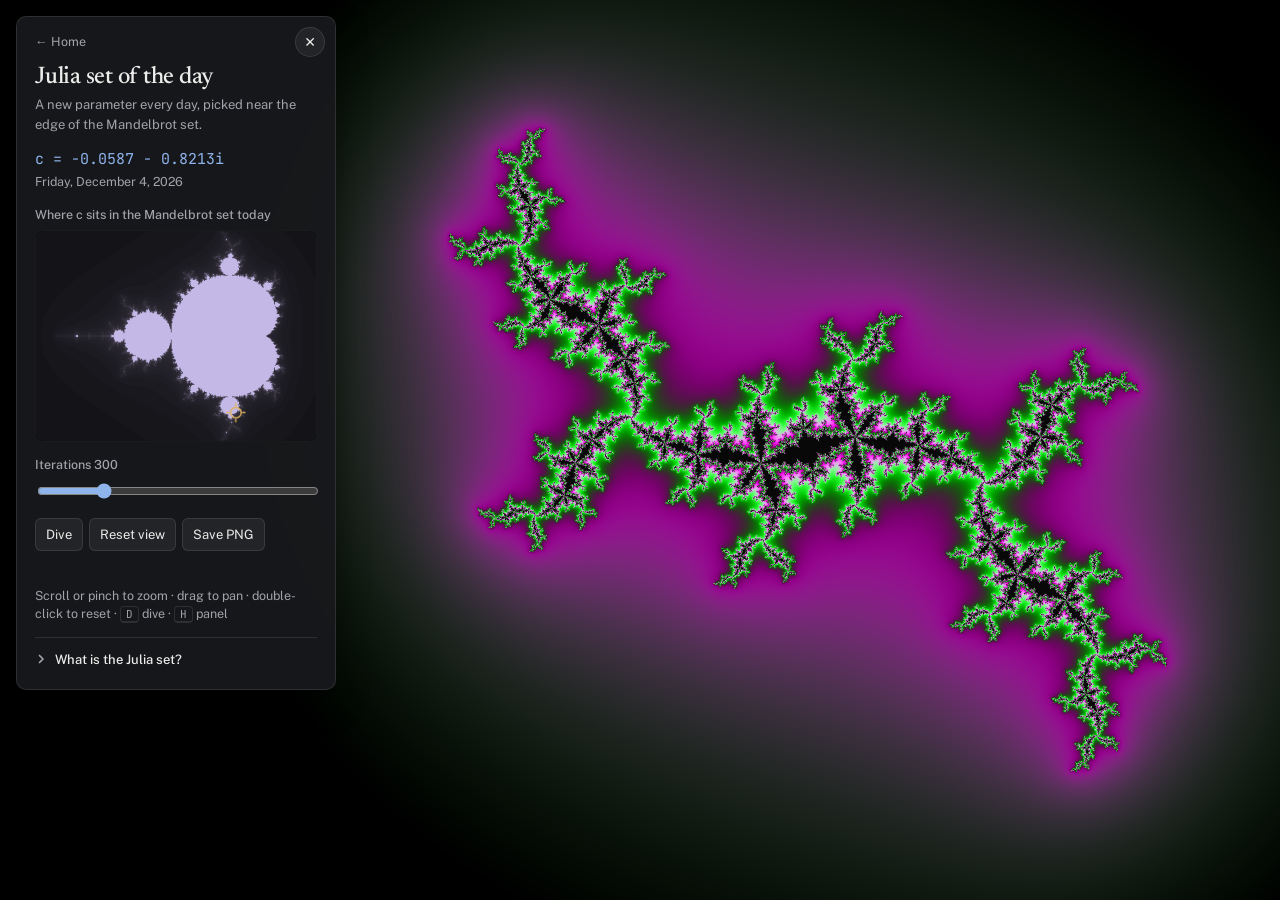
<file: playground/julia.html>
<!doctype html>
<html lang="en">
<head>
<meta charset="utf-8">
<meta name="viewport" content="width=device-width, initial-scale=1, viewport-fit=cover">
<title>Julia set of the day</title>
<link href="https://fonts.googleapis.com/css2?family=Newsreader:opsz,wght@6..72,500;6..72,600&family=Public+Sans:wght@400;500;600&family=JetBrains+Mono:wght@400;500&display=swap" rel="stylesheet">
<link rel="stylesheet" href="../assets/toy.css?v=20261122k">
<style>
  #gl { touch-action: none; cursor: grab; }
  #gl.dragging { cursor: grabbing; }
  .panel { padding-top: 14px; }
  .panel .close {
    position: absolute; top: 10px; right: 10px; width: 30px; height: 30px; padding: 0;
    font-size: 14px; line-height: 1; border-radius: 50%;
  }
  .fab {
    position: fixed; top: max(12px, env(safe-area-inset-top)); left: 12px; z-index: 12;
    background: var(--panel); -webkit-backdrop-filter: blur(10px); backdrop-filter: blur(10px);
    font-size: 12px; padding: 8px 12px; border-radius: 999px;
  }
  .fab[hidden] { display: none; }
  .cval { font-family: var(--code); font-size: 15px; color: var(--accent); margin: 2px 0 2px; white-space: nowrap; }
  .date { color: var(--soft); font-size: 12.5px; margin: 0; }
  #mset { width: 100%; aspect-ratio: 4 / 3; border-radius: 8px; display: block; background: #000; border: 1px solid var(--rule); }
  #depth { font-family: var(--code); font-size: 11.5px; margin: 8px 0 0; min-height: 1.5em; }
  #nogl { position: fixed; inset: 0; display: flex; align-items: center; justify-content: center; color: var(--soft); padding: 24px; text-align: center; }
  #nogl[hidden] { display: none; }
  .panel { max-height: calc(100dvh - 32px); }
  /* "What is the Julia set?": closed by default */
  :root { --warm: #e0b35a; }
  .explain { margin-top: 12px; border-top: 1px solid var(--rule); padding-top: 8px; }
  .explain summary {
    list-style: none; cursor: pointer; display: flex; align-items: center; gap: 8px; padding: 4px 0;
    font-size: 13px; font-weight: 500; color: var(--ink); border-radius: 4px;
  }
  .explain summary::-webkit-details-marker { display: none; }
  .explain summary:focus-visible { outline: 2px solid var(--accent); outline-offset: 2px; }
  .chev { width: 12px; height: 12px; flex: none; fill: none; stroke: var(--soft); stroke-width: 1.7; stroke-linecap: round; stroke-linejoin: round; transition: transform .2s; }
  .explain summary:hover .chev { stroke: var(--ink); }
  .explain[open] .chev { transform: rotate(90deg); }
  .explain-body { font-size: 12.5px; line-height: 1.55; color: #cfd2d6; padding-bottom: 2px; }
  .explain-body p { margin: 8px 0 0; }
  .explain strong { color: var(--ink); font-weight: 600; }
  .explain .m { font-family: var(--code); font-size: 12px; color: var(--accent); white-space: nowrap; }
  .explain figure { margin: 10px 0 0; }
  .explain figcaption { font-size: 11.5px; color: var(--soft); margin-top: 4px; line-height: 1.45; }
  .fig { display: block; width: 100%; height: auto; }
  .fig text { font-family: var(--mono); font-size: 11px; fill: var(--soft); }
  .fig text.stay { fill: var(--accent); }
  .fig text.esc { fill: var(--warm); }
  .fig .ax { stroke: var(--rule); stroke-width: 1; fill: none; }
  .fig .ring { fill: none; stroke: var(--soft); stroke-width: 1; stroke-dasharray: 3 3; opacity: .7; }
  .fig g.stay polyline, .fig g.esc polyline { fill: none; stroke-width: 1.1; stroke-linejoin: round; opacity: .75; }
  .fig g.stay polyline { stroke: var(--accent); }
  .fig g.esc polyline { stroke: var(--warm); }
  .fig g.stay circle { fill: var(--accent); }
  .fig g.esc circle { fill: var(--warm); }
  .fig g.stay circle.start { fill: #18191c; stroke: var(--accent); stroke-width: 1.6; }
  .fig g.esc circle.start { fill: #18191c; stroke: var(--warm); stroke-width: 1.6; }
  .fig .mset { fill: var(--soft); fill-opacity: .35; }
  .fig .mset .antenna { fill: none; stroke: var(--soft); stroke-opacity: .5; stroke-width: 1.2; }
  .fig .lead { fill: none; stroke-width: 1; stroke-dasharray: 2 3; }
  .fig .lead.stay { stroke: var(--accent); }
  .fig .lead.esc { stroke: var(--warm); }
  .fig .cmark { fill: none; stroke-width: 1.6; }
  .fig .cmark.stay { stroke: var(--accent); }
  .fig .cmark.esc { stroke: var(--warm); }
  .fig .rabbit { fill: var(--accent); }
  .fig .dust { fill: none; stroke: var(--warm); stroke-width: 1.8; stroke-linecap: round; }
</style>
</head>
<body>
<canvas class="stage" id="gl"></canvas>
<div id="nogl" hidden>This page needs WebGL 2, which this browser does not provide.</div>

<button class="fab" id="openPanel" hidden>☰ Menu</button>

<div class="panel" id="panel">
  <button class="close" id="closePanel" aria-label="Close panel" title="Close (H)">✕</button>
  <a class="back" href="../index.html">← Home</a>
  <h1>Julia set of the day</h1>
  <p class="sub">A new parameter every day, picked near the edge of the Mandelbrot set.</p>
  <div class="cval" id="cval">c = …</div>
  <p class="date" id="date">…</p>
  <label>where c sits in the Mandelbrot set today</label>
  <canvas id="mset" width="320" height="240" role="img" aria-label="Mandelbrot set with today's parameter marked"></canvas>
  <label>iterations <span id="itv"></span></label>
  <input type="range" id="iters" min="100" max="1000" step="50" value="300">
  <div class="row" style="margin-top:14px">
    <button id="dive" aria-pressed="false" title="Keep zooming into the edge of the set (D)">dive</button>
    <button id="reset" title="Back to the whole set">reset view</button>
    <button id="save">save PNG</button>
  </div>
  <p class="hint" id="depth"></p>
  <p class="hint" id="howto" style="margin-top:10px">scroll or pinch to zoom · drag to pan · double-click to reset · <kbd>D</kbd> dive · <kbd>H</kbd> panel</p>
  <details class="explain" id="explain">
    <summary><svg class="chev" viewBox="0 0 12 12" aria-hidden="true"><path d="M4.5 2.5 8 6l-3.5 3.5"/></svg>What is the Julia set?</summary>
    <div class="explain-body">
      <p><strong>Numbers as points.</strong> A complex number is just a point on a flat plane: one coordinate across, one up. Squaring it doubles its angle around the centre and squares its distance from the centre.</p>
      <p><strong>One rule, repeated.</strong> Take a starting point, square it, add a fixed number c, then do the same to the result, again and again: <span class="m">z → z² + c</span>. The point hops around the plane.</p>
      <figure>
          <svg class="fig" viewBox="0 0 238 190" role="img" aria-label="Two orbits under z squared plus c: one settles inside the circle of radius 2, the other leaves it and escapes">
            <path class="ax" d="M0 94.6H238M136.4 0V190"/>
            <circle class="ring" cx="136.4" cy="94.6" r="88"/>
            <g class="stay"><polyline points="105.6,112.2 133.3,56.8 86.5,86.7 174,99.3 150.5,89.5 122.7,78.1 116.9,91.6 127.2,84 118.2,85.8 124.6,88.7 121.2,84.6 121.8,88.3"/><circle cx="133.3" cy="56.8" r="2.2"/><circle cx="86.5" cy="86.7" r="2.2"/><circle cx="174" cy="99.3" r="2.2"/><circle cx="150.5" cy="89.5" r="2.2"/><circle cx="122.7" cy="78.1" r="2.2"/><circle cx="116.9" cy="91.6" r="2.2"/><circle cx="127.2" cy="84" r="2.2"/><circle cx="118.2" cy="85.8" r="2.2"/><circle cx="124.6" cy="88.7" r="2.2"/><circle cx="121.2" cy="84.6" r="2.2"/><circle cx="121.8" cy="88.3" r="2.2"/><circle class="start" cx="105.6" cy="112.2" r="3.6"/></g>
            <g class="esc"><polyline points="162.8,72.6 123.6,55 86.9,104.4 172.4,59.4 120.1,23.8 10.9,133.8" marker-end="url(#jEscArrow)"/><circle cx="123.6" cy="55" r="2.2"/><circle cx="86.9" cy="104.4" r="2.2"/><circle cx="172.4" cy="59.4" r="2.2"/><circle cx="120.1" cy="23.8" r="2.2"/><circle class="start" cx="162.8" cy="72.6" r="3.6"/></g>
            <defs><marker id="jEscArrow" viewBox="0 0 8 8" refX="6" refY="4" markerWidth="7" markerHeight="7" orient="auto-start-reverse"><path d="M0 0 8 4 0 8z" fill="var(--warm)"/></marker></defs>
            <text class="esc" x="4" y="156">escapes</text>
            <text class="stay" x="150" y="126">stays</text>
          </svg>
        <figcaption>Two starting points (rings) hopping under the rule. The blue one settles down; the gold one leaves the circle, and once outside it a point never comes back.</figcaption>
      </figure>
      <p><strong>Escape or stay.</strong> Some starting points race off to infinity; others keep hopping forever without getting far. The Julia set is the border between the two kinds.</p>
      <p><strong>The colours.</strong> Every pixel is a starting point. Escaping points are coloured by how fast they leave: quickly far from the set, slowly close to the border, which is why the border glows. Points that stay are drawn dark.</p>
      <p><strong>Today’s number.</strong> c is the number at the top of this panel, and it changes every day. The Mandelbrot set is a map of every possible c: if c is inside it, the Julia set is all one piece; if c is outside, it shatters into infinitely many specks of dust. Today’s c sits near the edge (the cross-hair on the map above), where the shapes are richest.</p>
      <figure>
          <svg class="fig" viewBox="0 0 290 168" role="img" aria-label="The Mandelbrot set: a value of c inside it gives a Julia set in one piece, a value outside it gives dust">
            <g class="mset"><path d="M161.2,81.6 161.5,81.6 161.9,81.4 162.4,81.2 163.1,80.9 163.8,80.4 164.7,79.7 165.5,78.9 166.4,77.8 167.3,76.5 168,75 168.7,73.2 169.2,71.3 169.5,69.2 169.7,66.9 169.5,64.4 169.1,61.9 168.4,59.3 167.4,56.6 166,53.9 164.3,51.3 162.3,48.8 159.9,46.4 157.2,44.3 154.2,42.3 150.9,40.6 147.4,39.3 143.7,38.3 139.7,37.6 135.7,37.4 131.5,37.7 127.3,38.3 123.2,39.4 119.1,41 115.2,43 111.4,45.4 107.9,48.3 104.6,51.5 101.7,55.1 99.2,59 97.1,63.2 95.4,67.6 94.1,72.2 93.4,76.9 93.2,81.6 93.4,86.3 94.1,91 95.4,95.6 97.1,100 99.2,104.2 101.7,108.1 104.6,111.7 107.9,114.9 111.4,117.8 115.2,120.2 119.1,122.2 123.2,123.8 127.3,124.9 131.5,125.5 135.7,125.8 139.7,125.6 143.7,124.9 147.4,123.9 150.9,122.6 154.2,120.9 157.2,118.9 159.9,116.8 162.3,114.4 164.3,111.9 166,109.3 167.4,106.6 168.4,103.9 169.1,101.3 169.5,98.8 169.7,96.3 169.5,94 169.2,91.9 168.7,90 168,88.2 167.3,86.7 166.4,85.4 165.5,84.3 164.7,83.5 163.8,82.8 163.1,82.3 162.4,82 161.9,81.8 161.5,81.6Z"/><circle cx="76.2" cy="81.6" r="17"/><circle cx="55" cy="81.6" r="4"/><circle cx="135.7" cy="30.9" r="6.5"/><circle cx="135.7" cy="132.3" r="6.5"/><circle cx="163.3" cy="45.5" r="3"/><circle cx="163.3" cy="117.7" r="3"/><circle cx="169.9" cy="58.8" r="1.6"/><circle cx="169.9" cy="104.4" r="1.6"/><circle cx="109.9" cy="43.4" r="2.6"/><circle cx="109.9" cy="119.8" r="2.6"/><path class="antenna" d="M51 81.6H8.2"/></g>
            <text x="8" y="160">Mandelbrot set</text>
            <path class="lead stay" d="M141 29.5 208 26"/><circle class="cmark stay" cx="136" cy="30.6" r="4"/>
            <path class="lead esc" d="M181.5 58 214 100"/><circle class="cmark esc" cx="178.2" cy="54.4" r="4"/>
            <path class="rabbit" transform="translate(212 2)" d="M34 6h1v1h-1zM33 7h2v1h-2zM34 8h1v1h-1zM36 8h2v1h-2zM35 9h2v1h-2zM14 10h2v1h-2zM21 10h1v1h-1zM32 10h3v1h-3zM13 11h3v1h-3zM21 11h2v1h-2zM30 11h6v1h-6zM14 12h2v1h-2zM19 12h1v1h-1zM21 12h1v1h-1zM29 12h7v1h-7zM14 13h2v1h-2zM18 13h6v1h-6zM25 13h1v1h-1zM30 13h7v1h-7zM11 14h14v1h-14zM29 14h8v1h-8zM8 15h1v1h-1zM10 15h5v1h-5zM16 15h10v1h-10zM30 15h5v1h-5zM8 16h1v1h-1zM10 16h4v1h-4zM16 16h11v1h-11zM29 16h5v1h-5zM7 17h2v1h-2zM10 17h4v1h-4zM16 17h13v1h-13zM30 17h3v1h-3zM11 18h1v1h-1zM17 18h12v1h-12zM30 18h1v1h-1zM18 19h11v1h-11zM30 19h1v1h-1zM18 20h10v1h-10zM29 20h5v1h-5zM38 20h1v1h-1zM19 21h6v1h-6zM29 21h8v1h-8zM39 21h1v1h-1zM19 22h1v1h-1zM22 22h1v1h-1zM29 22h10v1h-10zM44 22h1v1h-1zM18 23h1v1h-1zM28 23h13v1h-13zM43 23h3v1h-3zM28 24h14v1h-14zM43 24h2v1h-2zM27 25h20v1h-20zM28 26h16v1h-16zM45 26h1v1h-1zM28 27h16v1h-16zM28 28h16v1h-16zM26 29h1v1h-1zM28 29h16v1h-16zM28 30h16v1h-16zM45 30h1v1h-1zM28 31h16v1h-16zM28 32h16v1h-16zM26 33h1v1h-1zM28 33h16v1h-16zM25 34h20v1h-20zM27 35h2v1h-2zM30 35h14v1h-14zM26 36h3v1h-3zM31 36h13v1h-13zM53 36h1v1h-1zM27 37h1v1h-1zM33 37h10v1h-10zM49 37h1v1h-1zM52 37h1v1h-1zM32 38h1v1h-1zM35 38h8v1h-8zM47 38h6v1h-6zM33 39h1v1h-1zM38 39h5v1h-5zM44 39h10v1h-10zM41 40h1v1h-1zM43 40h11v1h-11zM41 41h1v1h-1zM43 41h12v1h-12zM60 41h1v1h-1zM39 42h3v1h-3zM43 42h13v1h-13zM58 42h4v1h-4zM63 42h2v1h-2zM38 43h5v1h-5zM45 43h11v1h-11zM58 43h4v1h-4zM63 43h1v1h-1zM37 44h5v1h-5zM46 44h10v1h-10zM57 44h5v1h-5zM63 44h1v1h-1zM35 45h8v1h-8zM47 45h14v1h-14zM35 46h7v1h-7zM46 46h1v1h-1zM48 46h6v1h-6zM56 46h2v1h-2zM36 47h7v1h-7zM50 47h1v1h-1zM52 47h1v1h-1zM56 47h2v1h-2zM36 48h6v1h-6zM49 48h2v1h-2zM56 48h3v1h-3zM37 49h3v1h-3zM50 49h1v1h-1zM56 49h2v1h-2zM35 50h2v1h-2zM34 51h2v1h-2zM37 51h1v1h-1zM37 52h2v1h-2zM37 53h1v1h-1z"/>
            <text class="stay" x="248" y="76" text-anchor="middle">one piece</text>
            <path class="dust" transform="translate(249 124)" d="M18.5 13.5h0M-18.5 -13.5h0M2 -26h0M-2 26h0M10.5 -18h0M-10.5 18h0M16.5 23.5h0M-16.5 -23.5h0M9.5 -10.5h0M-9.5 10.5h0M12 25h0M-12 -25h0M20.5 17.5h0M-20.5 -17.5h0M6.5 -25.5h0M-6.5 25.5h0M2.5 -6.5h0M-2.5 6.5h0M9 23.5h0M-9 -23.5h0M19.5 19.5h0M-19.5 -19.5h0M7.5 -24h0M-7.5 24h0M20.5 14.5h0M-20.5 -14.5h0M3.5 -27h0M-3.5 27h0M12 -15.5h0M-12 15.5h0M15.5 25h0M-15.5 -25h0M2 14h0M-2 -14h0M8.5 19.5h0M-8.5 -19.5h0M18.5 19.5h0M-18.5 -19.5h0M7 -22.5h0M-7 22.5h0M20.5 15.5h0M-20.5 -15.5h0M4.5 -26.5h0M-4.5 26.5h0M11.5 -14.5h0M-11.5 14.5h0M14.5 25h0M-14.5 -25h0M19.5 13.5h0M-19.5 -13.5h0M2.5 -26.5h0M-2.5 26.5h0M11.5 -17.5h0M-11.5 17.5h0M16.5 24.5h0M-16.5 -24.5h0M9 -8.5h0M-9 8.5h0M11 25h0M-11 -25h0M20.5 18.5h0M-20.5 -18.5h0M7 -25.5h0M-7 25.5h0M13 19.5h0M-13 -19.5h0M3.5 -17.5h0M-3.5 17.5h0M17 18.5h0M-17 -18.5h0M5.5 -22h0M-5.5 22h0M20 15.5h0M-20 -15.5h0M4.5 -26h0M-4.5 26h0M10.5 -14h0M-10.5 14h0M14 24.5h0M-14 -24.5h0M20 13.5h0M-20 -13.5h0M2.5 -27h0M-2.5 27h0M11.5 -17h0M-11.5 17h0M16 24.5h0M-16 -24.5h0M8 -7.5h0M-8 7.5h0M10.5 25h0M-10.5 -25h0M7 -25h0M-7 25h0M19 13h0M-19 -13h0M2 -26.5h0M-2 26.5h0M11 -18h0M-11 18h0M16.5 24h0M-16.5 -24h0M10 -9.5h0M-10 9.5h0M11.5 25.5h0M-11.5 -25.5h0M21 18h0M-21 -18h0M1 7h0M-1 -7h0M8.5 23h0M-8.5 -23h0M7.5 -23.5h0M-7.5 23.5h0M4 -27h0M-4 27h0M15 25.5h0M-15 -25.5h0M18.5 17h0M-18.5 -17h0M5 -24h0M-5 24h0M6.5 -15h0M-6.5 15h0M13 22.5h0M-13 -22.5h0M19.5 16h0M-19.5 -16h0M4 -25.5h0M-4 25.5h0M9.5 -15h0M-9.5 15h0M14.5 24h0M-14.5 -24h0M20 14h0M-20 -14h0M3 -26.5h0M-3 26.5h0M11.5 -16.5h0M-11.5 16.5h0M7.5 -8h0M-7.5 8h0M10.5 24.5h0M-10.5 -24.5h0M10 -9h0M-10 9h0M1.5 8.5h0M-1.5 -8.5h0M8.5 22.5h0M-8.5 -22.5h0M20.5 15h0M-20.5 -15h0M12 -15h0M-12 15h0M15 25h0M-15 -25h0M18.5 13h0M-18.5 -13h0M10 -10h0M-10 10h0M12 25.5h0M-12 -25.5h0M21 17.5h0M-21 -17.5h0M1 -5.5h0M-1 5.5h0M10 18h0M-10 -18h0M1.5 16.5h0M-1.5 -16.5h0M18 19.5h0M-18 -19.5h0M7 -22h0M-7 22h0M9 -8h0M-9 8h0M19.5 15h0M-19.5 -15h0M3.5 -26h0M-3.5 26h0M10.5 -16h0M-10.5 16h0M15 24h0M-15 -24h0M5.5 -11.5h0M-5.5 11.5h0M11.5 23h0M-11.5 -23h0M19.5 18h0M-19.5 -18h0M6 -24h0M-6 24h0M19.5 14h0M-19.5 -14h0M11 -16.5h0M-11 16.5h0M7 -9.5h0M-7 9.5h0M11 24h0M-11 -24h0M20 18.5h0M-20 -18.5h0M11 -17.5h0M-11 17.5h0M9.5 -9h0M-9.5 9h0M11.5 25h0M-11.5 -25h0M1 9.5h0M-1 -9.5h0M8.5 22h0M-8.5 -22h0M19 19.5h0M-19 -19.5h0M11.5 -15h0M-11.5 15h0M0.5 -5.5h0M-0.5 5.5h0M8.5 23.5h0M-8.5 -23.5h0M10.5 18h0M-10.5 -18h0M0.5 17h0M-0.5 -17h0M11 -14.5h0M-11 14.5h0M10 -10.5h0M-10 10.5h0M2 -5.5h0M-2 5.5h0M2.5 15h0M-2.5 -15h0M8.5 18.5h0M-8.5 -18.5h0M21 18.5h0M-21 -18.5h0M17 18h0M-17 -18h0M4.5 -22h0M-4.5 22h0M14 20.5h0M-14 -20.5h0M5 -17.5h0M-5 17.5h0M20 16h0M-20 -16h0M1.5 7h0M-1.5 -7h0"/>
            <text class="esc" x="249" y="164" text-anchor="middle">dust</text>
          </svg>
        <figcaption>Pick c inside the Mandelbrot set and its Julia set is one piece (blue); pick it outside and the set falls apart into dust (gold).</figcaption>
      </figure>
      <p><strong>Endless detail.</strong> The rule maps the Julia set onto itself, and near the border it stretches things out: apply it a few times to any tiny piece of the border and you get the whole border back. So every speck holds slightly distorted copies of the whole pattern, which is why the dive never runs out of detail.</p>
    </div>
  </details>
</div>

<script src="../assets/julia-day.js?v=20261122k"></script>
<script>
// ---------- today's parameters ----------
const TODAY = new Date();
const S = JuliaDay.spec(JuliaDay.dateKey(TODAY));
// c rounded to single precision so the CPU reference orbits and the GPU iterate the same map
const CR = Math.fround(S.c[0]), CI = Math.fround(S.c[1]);

const fmt = (v) => (v < 0 ? "−" : "") + Math.abs(v).toFixed(4);
document.getElementById("cval").textContent = "c = " + fmt(S.c[0]) + (S.c[1] < 0 ? " − " : " + ") + Math.abs(S.c[1]).toFixed(4) + "i";
document.getElementById("date").textContent = TODAY.toLocaleDateString(undefined, { weekday: "long", year: "numeric", month: "long", day: "numeric" });

// ---------- WebGL 2 setup ----------
const cv = document.getElementById("gl");
const gl = cv.getContext("webgl2", { antialias: false, alpha: false, depth: false, stencil: false });

const VS = `#version 300 es
in vec2 p; void main(){ gl_Position = vec4(p, 0., 1.); }`;

/* Deep zoom = perturbation + renormalisation.
   Each pixel is z = Z + d: Z is a reference orbit computed in double precision on the CPU
   (texture row 0: orbit of the view centre; row 1: orbit of the critical point 0), and only the
   small offset d is iterated in single precision: d' = 2 Z d + d^2. Once d has grown large the
   pixel switches to plain z' = z^2 + c, which is then accurate enough. If z passes closer to 0
   than d, the pixel is rebased onto the critical orbit (d = z). */
const FS = `#version 300 es
precision highp float;
precision highp int;
uniform vec2 uRes, uOff, uC;
uniform float uScale, uRot, uCycles, uNuOff, uDeep, uGlowK, uGlowA, uSlope, uEdge;
uniform int uMaxIt, uSS;
uniform ivec2 uLen;
uniform highp sampler2D uRef;
uniform vec3 pa, pb, pc, pd;
out vec4 outColor;
vec3 pal(float t){ return pa + pb*cos(6.2831853*(pc*t+pd)); }
vec2 cmul(vec2 a, vec2 b){ return vec2(a.x*b.x - a.y*b.y, a.x*b.y + a.y*b.x); }
float colourT(float nu){
  // the original sqrt ramp, plus a constant-density term that only matters deep in a dive
  float x = (nu - 80.) / 20.;
  float sp = x > 15. ? x : log(1. + exp(x));
  return (sqrt(max(nu, 0.) / 300.) * 3. + uSlope * 20. * sp) * uCycles;
}
vec3 outside(int i, float m2, vec2 dz){
  float nu = float(i) - log2(log2(m2) * 0.5) + uNuOff;
  if (uDeep <= 0.) return pal(colourT(nu)) * (1. - exp(-nu / 5.));
  // glow: by escape count near the top level, by distance to the set relative to the view when
  // deep (that measure is unchanged by renormalisation, so the look stays the same all the way)
  float de = 0.25 * sqrt(m2) * log(m2) / length(dz);
  float L = mix(nu, max(0., log2(uGlowK * uScale * min(uRes.x, uRes.y) / de)) * uGlowA, uDeep);
  // deep down, points much closer to the set than a pixel fade to black: a clean lace instead of noise
  float edge = mix(1., smoothstep(0., 1., de / (uScale * uEdge)), uDeep);
  return pal(colourT(nu)) * (1. - exp(-L / 5.)) * edge;
}
vec3 inside(float trap){
  return 0.03 + 0.22 * pal(0.5 + 0.8*sqrt(sqrt(trap)) * uCycles) * smoothstep(0., .6, sqrt(trap));
}
vec3 shade(vec2 frag){
  vec2 q = (frag - 0.5*uRes - uOff) * uScale;
  float cr = cos(uRot), sr = sin(uRot);
  vec2 d = vec2(q.x*cr - q.y*sr, q.x*sr + q.y*cr);
  vec2 z = vec2(0.), Z = vec2(0.), dz = vec2(1., 0.);
  int row = 0, m = 0, i = 0;
  float m2, trap = 1e9;
  // phase 1: perturbation around the reference orbits, while d is small
  for (int g = 0; g < 4096; g++) {
    Z = texelFetch(uRef, ivec2(m, row), 0).xy;
    z = Z + d;
    float dd = dot(d, d);
    if (dd > 1e-4 || m >= uLen[row] - 1) break;
    m2 = dot(z, z);
    if (m2 < dd) {                       // rebase onto the critical orbit
      d = z; row = 1; m = 0; Z = vec2(0.);
      if (uLen.y < 2) break;
    }
    if (i > 0) trap = min(trap, m2);
    if (m2 > 256.) return outside(i, m2, dz);
    if (i >= uMaxIt) return inside(trap);
    dz = 2. * cmul(z, dz);
    d = 2. * cmul(Z, d) + cmul(d, d); m++; i++;
  }
  // phase 2: plain iteration from z = z_i
  m2 = dot(z, z);
  if (i > 0) trap = min(trap, m2);
  if (uDeep > 0.) {
    for (int g = 0; g < 4096; g++) {
      if (m2 > 256. || i >= uMaxIt) break;
      dz = 2. * cmul(z, dz);
      z = cmul(z, z) + uC; i++;
      m2 = dot(z, z); trap = min(trap, m2);
    }
  } else {                               // near the top level the derivative is not needed
    for (int g = 0; g < 4096; g++) {
      if (m2 > 256. || i >= uMaxIt) break;
      z = cmul(z, z) + uC; i++;
      m2 = dot(z, z); trap = min(trap, m2);
    }
  }
  return m2 > 256. ? outside(i, m2, dz) : inside(trap);
}
void main(){
  vec3 c;
  if (uSS == 1) c = shade(gl_FragCoord.xy);
  else c = 0.25 * (shade(gl_FragCoord.xy + vec2(-.25,-.25)) + shade(gl_FragCoord.xy + vec2(.25,-.25))
                 + shade(gl_FragCoord.xy + vec2(-.25,.25)) + shade(gl_FragCoord.xy + vec2(.25,.25)));
  outColor = vec4(c, 1.);
}`;

const REFW = 1024;                       // max reference-orbit length (iterations slider tops out at 1000)
let U = {}, refBuf = new Float32Array(REFW * 2 * 2);
if (!gl) {
  document.getElementById("nogl").hidden = false;
} else {
  const sh = (type, src) => {
    const s = gl.createShader(type); gl.shaderSource(s, src); gl.compileShader(s);
    if (!gl.getShaderParameter(s, gl.COMPILE_STATUS)) throw gl.getShaderInfoLog(s);
    return s;
  };
  const prog = gl.createProgram();
  gl.attachShader(prog, sh(gl.VERTEX_SHADER, VS));
  gl.attachShader(prog, sh(gl.FRAGMENT_SHADER, FS));
  gl.bindAttribLocation(prog, 0, "p");
  gl.linkProgram(prog); gl.useProgram(prog);
  gl.bindBuffer(gl.ARRAY_BUFFER, gl.createBuffer());
  gl.bufferData(gl.ARRAY_BUFFER, new Float32Array([-1,-1, 1,-1, -1,1, 1,1]), gl.STATIC_DRAW);
  gl.enableVertexAttribArray(0); gl.vertexAttribPointer(0, 2, gl.FLOAT, false, 0, 0);
  ["uRes","uOff","uC","uScale","uRot","uCycles","uNuOff","uDeep","uGlowK","uGlowA","uSlope","uEdge","uMaxIt","uSS","uLen","uRef","pa","pb","pc","pd"]
    .forEach(n => U[n] = gl.getUniformLocation(prog, n));
  const tex = gl.createTexture();
  gl.activeTexture(gl.TEXTURE0); gl.bindTexture(gl.TEXTURE_2D, tex);
  gl.texParameteri(gl.TEXTURE_2D, gl.TEXTURE_MIN_FILTER, gl.NEAREST);
  gl.texParameteri(gl.TEXTURE_2D, gl.TEXTURE_MAG_FILTER, gl.NEAREST);
  gl.texParameteri(gl.TEXTURE_2D, gl.TEXTURE_WRAP_S, gl.CLAMP_TO_EDGE);
  gl.texParameteri(gl.TEXTURE_2D, gl.TEXTURE_WRAP_T, gl.CLAMP_TO_EDGE);
  gl.texImage2D(gl.TEXTURE_2D, 0, gl.RG32F, REFW, 2, 0, gl.RG, gl.FLOAT, refBuf);
  gl.uniform1i(U.uRef, 0);
  gl.uniform2f(U.uC, CR, CI);
  gl.uniform1f(U.uCycles, S.cycles);
  gl.uniform3fv(U.pa, S.palette.a); gl.uniform3fv(U.pb, S.palette.b);
  gl.uniform3fv(U.pc, S.palette.c); gl.uniform3fv(U.pd, S.palette.d);
}

// ---------- state ----------
const HOME = () => ({ cx: 0, cy: 0, h: 3.0, rot: S.rot });
let view = HOME();           // h = visible extent of the shorter screen side, in complex units
let nuOff = 0;               // iterations absorbed by renormalisation (keeps colours continuous)
let extraLog10 = 0;          // zoom absorbed by renormalisation, as a power of ten
let maxIt = 300;
const glowK = 0.12, glowA = 1.5, colSlope = 0.03, edgePx = 0.25;   // deep-zoom look (see shader)
let rs = 1;                  // render scale (lowered during a dive if frames get slow)
let needs = true, lastMove = 0, didFinal = false;
let refLen = [0, 0], refFor = { x: NaN, y: NaN, it: 0 };

// reference orbit of (x, y), written into row `row` of the texture buffer; returns its length
function orbit(x, y, row) {
  const o = row * REFW * 2;
  let n = 0;
  for (; n <= maxIt && n < REFW; n++) {
    refBuf[o + 2 * n] = x; refBuf[o + 2 * n + 1] = y;
    if (x * x + y * y > 256) { n++; break; }
    const t = x * x - y * y + CR; y = 2 * x * y + CI; x = t;
  }
  return n;
}
function updateRef() {
  if (refFor.x === view.cx && refFor.y === view.cy && refFor.it === maxIt) return;
  if (refFor.it !== maxIt) refLen[1] = orbit(0, 0, 1);
  refLen[0] = orbit(view.cx, view.cy, 0);
  refFor = { x: view.cx, y: view.cy, it: maxIt };
  gl.texSubImage2D(gl.TEXTURE_2D, 0, 0, 0, REFW, 2, gl.RG, gl.FLOAT, refBuf);
}

function offPx() {           // keep the fractal centred in the free space next to the panel
  const p = document.getElementById("panel");
  return innerWidth > 760 && !p.classList.contains("hidden") ? (p.offsetWidth + 16) / 2 : 0;
}

function resize() {
  const dpr = Math.min(window.devicePixelRatio || 1, 2) * rs;
  cv.width = Math.max(1, Math.floor(innerWidth * dpr)); cv.height = Math.max(1, Math.floor(innerHeight * dpr));
  needs = true;
}

function render(ss) {
  if (!gl) return;
  updateRef();
  gl.viewport(0, 0, cv.width, cv.height);
  gl.uniform2f(U.uRes, cv.width, cv.height);
  gl.uniform2f(U.uOff, offPx() * cv.width / innerWidth, 0);
  gl.uniform1f(U.uScale, view.h / Math.min(cv.width, cv.height));
  gl.uniform1f(U.uRot, view.rot);
  gl.uniform1f(U.uNuOff, nuOff);
  const zl = Math.log10(3 / view.h) + extraLog10;          // blend the glow measure over zoom x10 .. x1000
  gl.uniform1f(U.uDeep, Math.min(1, Math.max(0, (zl - 1) / 2)));
  gl.uniform1f(U.uGlowK, glowK); gl.uniform1f(U.uGlowA, glowA);
  gl.uniform1f(U.uSlope, colSlope); gl.uniform1f(U.uEdge, edgePx * cv.width / innerWidth);
  gl.uniform1i(U.uMaxIt, maxIt);
  gl.uniform1i(U.uSS, ss);
  gl.uniform2i(U.uLen, refLen[0], refLen[1]);
  gl.drawArrays(gl.TRIANGLE_STRIP, 0, 4);
}

/* Renormalisation: the Julia set is invariant under f(z) = z^2 + c, and near the view centre p
   f is almost exactly a rotation + scaling by f'(p) = 2p. So once the view is small we replace it
   by its image under f (centre f(p), size |2p| h, rotation + arg p). The picture is the same to
   far below a pixel, escape counts drop by exactly one (absorbed in nuOff), and the numbers
   never get small: the zoom can go on for ever. */
const H_LO = 2e-6;
function renorm() {
  for (let guard = 0; guard < 8 && view.h < H_LO; guard++) {
    let px = view.cx, py = view.cy, tx = dive.tx, ty = dive.ty, D = 1, ang = 0, k = 0, ok = false;
    while (k < 4000) {                          // near the critical point it can take many steps
      const r = Math.hypot(px, py);
      if (view.h * D > 1e-3 * r) break;          // too close to the critical point: f is not linear here
      D *= 2 * r; ang += Math.atan2(py, px); k++;
      [px, py] = [px * px - py * py + CR, 2 * px * py + CI];
      [tx, ty] = [tx * tx - ty * ty + CR, 2 * tx * ty + CI];
      if (px * px + py * py > 16) break;
      if (D > 1.5) { ok = true; break; }
    }
    if (!ok) return;
    view.cx = px; view.cy = py; view.h *= D; view.rot += ang;
    dive.tx = tx; dive.ty = ty; dive.hAtTarget *= D;
    // the drift velocity (in view units) turns with the picture: rotate it by the same angle
    const ca = Math.cos(ang), sa = Math.sin(ang);
    [dive.vx, dive.vy] = [dive.vx * ca - dive.vy * sa, dive.vx * sa + dive.vy * ca];
    nuOff += k; extraLog10 += Math.log10(D);
  }
}
const MIN_H = 1e-12;          // only reached where renormalisation is impossible

// ---------- dive ----------
const dive = { on: false, tx: 0, ty: 0, hAtTarget: 0, vx: 0, vy: 0 };
const ZOOM_RATE = Math.log(2) / 1.6;      // the view halves every 1.6 s

// distance from (x, y) to the Julia set, or -1 if the point does not escape
function distEst(x, y) {
  let dx = 1, dy = 0;
  for (let n = 0; n < maxIt; n++) {
    const r2 = x * x + y * y;
    if (r2 > 1e8) { const r = Math.sqrt(r2); return 0.5 * r * Math.log(r) / Math.hypot(dx, dy); }
    const ndx = 2 * (x * dx - y * dy), ndy = 2 * (x * dy + y * dx);
    dx = ndx; dy = ndy;
    const t = x * x - y * y + CR; y = 2 * x * y + CI; x = t;
  }
  return -1;
}
// pick a point on the boundary near the current target (or anywhere in view when `wide`)
function pickTarget(wide) {
  const N = wide ? 40 : 18, R = (wide ? 0.42 : 0.22) * view.h;
  const bx = wide ? view.cx : dive.tx, by = wide ? view.cy : dive.ty;
  const c = [];
  for (let i = 0; i < N; i++) for (let j = 0; j < N; j++) {
    const ux = (i + Math.random()) / N * 2 - 1, uy = (j + Math.random()) / N * 2 - 1;
    const dist = Math.hypot(ux, uy);
    if (dist > 1) continue;
    const x = bx + ux * R, y = by + uy * R, de = distEst(x, y);
    if (de < 0) continue;
    c.push({ x, y, s: de / view.h + (wide ? 0 : 0.03 * dist) });
  }
  if (c.length) {
    c.sort((a, b) => a.s - b.s);
    const t = c[Math.floor(Math.random() * Math.min(c.length, wide ? 12 : 3))];
    dive.tx = t.x; dive.ty = t.y;
  }
  dive.hAtTarget = view.h;
}
function setDive(on) {
  if (on === dive.on) return;
  dive.on = on;
  const b = document.getElementById("dive");
  b.classList.toggle("on", on); b.setAttribute("aria-pressed", on);
  b.textContent = on ? "stop dive" : "dive";
  if (on) { pickTarget(true); dive.vx = dive.vy = 0; stats.n = 0; stats.sum = 0; }
  else if (rs !== 1) { rs = 1; resize(); }
  lastMove = performance.now(); didFinal = false; needs = true;
}
/* The centre glides toward the target on a critically damped spring, in screen units (multiples
   of the view size), so a new target bends the path gently instead of kicking it sideways. */
const DIVE_W = 0.9, DIVE_VMAX = 0.18;    // spring rate (1/s), top drift speed (view heights per s)
function diveStep(dt) {
  if (view.h < dive.hAtTarget / 1.7) pickTarget(false);
  for (let left = dt; left > 1e-6; ) {
    const h = Math.min(left, 1 / 60); left -= h;
    const ex = (dive.tx - view.cx) / view.h, ey = (dive.ty - view.cy) / view.h;
    dive.vx += (DIVE_W * DIVE_W * ex - 2 * DIVE_W * dive.vx) * h;
    dive.vy += (DIVE_W * DIVE_W * ey - 2 * DIVE_W * dive.vy) * h;
    const sp = Math.hypot(dive.vx, dive.vy);
    if (sp > DIVE_VMAX) { dive.vx *= DIVE_VMAX / sp; dive.vy *= DIVE_VMAX / sp; }
    view.cx += dive.vx * view.h * h; view.cy += dive.vy * view.h * h;
    view.h *= Math.exp(-ZOOM_RATE * h);
  }
  renorm();
  if (view.h < MIN_H) setDive(false);
}

// ---------- zoom readout ----------
const depthEl = document.getElementById("depth");
let lastDepth = "";
function showDepth() {
  const l = Math.log10(3 / view.h) + extraLog10;
  let s = "";
  if (l > 0.05) {
    if (l < 4) s = "zoom ×" + Math.pow(10, l).toFixed(l < 1 ? 1 : 0);
    else { const e = Math.floor(l); s = "zoom ×" + Math.pow(10, l - e).toFixed(1) + " × 10<sup>" + e + "</sup>"; }
  }
  if (s !== lastDepth) { depthEl.innerHTML = s; lastDepth = s; }
}

// ---------- main loop ----------
const stats = { n: 0, sum: 0, last: 0 };
let prevT = 0;
function frame(t) {
  const dt = prevT ? Math.min((t - prevT) / 1000, 0.1) : 0;
  prevT = t;
  if (dive.on) {
    diveStep(dt);
    needs = true;
    // adaptive resolution: if frames are slow, render fewer pixels until the dive stops
    if (dt > 0) { stats.n++; stats.sum += dt; }
    if (stats.n >= 30) {
      const avg = stats.sum / stats.n; stats.last = avg; stats.n = 0; stats.sum = 0;
      if (avg > 0.026 && rs > 0.5) { rs = Math.max(0.5, rs * 0.8); resize(); }
    }
  }
  const busy = dive.on || t - lastMove < 180;
  if (needs) { render(1); needs = false; didFinal = false; showDepth(); }
  else if (!busy && !didFinal) { render(2); didFinal = true; }   // supersampled once things settle
  requestAnimationFrame(frame);
}

// ---------- pan / zoom (mouse, wheel, touch) ----------
function toComplexDelta(dx, dy) {          // screen-pixel delta -> rotated complex delta
  const s = view.h / Math.min(innerWidth, innerHeight);
  const qx = dx * s, qy = -dy * s;
  const c = Math.cos(view.rot), sn = Math.sin(view.rot);
  return [qx * c - qy * sn, qx * sn + qy * c];
}
function moved() { lastMove = performance.now(); needs = true; }
function zoomAt(sx, sy, f) {
  const nh = Math.max(MIN_H, Math.min(8, view.h * f));
  f = nh / view.h;
  const [ox, oy] = toComplexDelta(sx - innerWidth / 2 - offPx(), sy - innerHeight / 2);
  view.cx += ox * (1 - f); view.cy += oy * (1 - f); view.h = nh;
  renorm(); moved();
}
const ptrs = new Map();
let pinch = null;
cv.addEventListener("pointerdown", e => {
  setDive(false);
  try { cv.setPointerCapture(e.pointerId); } catch (_) {}
  ptrs.set(e.pointerId, { x: e.clientX, y: e.clientY });
  cv.classList.add("dragging"); pinch = null;
});
cv.addEventListener("pointermove", e => {
  const p = ptrs.get(e.pointerId);
  if (!p) return;
  if (ptrs.size === 1) {
    const [dx, dy] = toComplexDelta(e.clientX - p.x, e.clientY - p.y);
    view.cx -= dx; view.cy -= dy; moved();
  } else if (ptrs.size === 2) {
    const [a, b] = [...ptrs.values()];
    const d0 = Math.hypot(a.x - b.x, a.y - b.y);
    const mx0 = (a.x + b.x) / 2, my0 = (a.y + b.y) / 2;
    p.x = e.clientX; p.y = e.clientY;
    const d1 = Math.hypot(a.x - b.x, a.y - b.y);
    const mx1 = (a.x + b.x) / 2, my1 = (a.y + b.y) / 2;
    const [dx, dy] = toComplexDelta(mx1 - mx0, my1 - my0);
    view.cx -= dx; view.cy -= dy;
    if (d0 > 0 && d1 > 0) zoomAt(mx1, my1, d0 / d1); else moved();
    return;
  }
  p.x = e.clientX; p.y = e.clientY;
});
const up = e => { ptrs.delete(e.pointerId); if (!ptrs.size) cv.classList.remove("dragging"); };
cv.addEventListener("pointerup", up);
cv.addEventListener("pointercancel", up);
cv.addEventListener("wheel", e => {
  e.preventDefault(); setDive(false);
  const dy = e.deltaMode === 1 ? e.deltaY * 16 : e.deltaY;
  zoomAt(e.clientX, e.clientY, Math.exp(dy * 0.0015));
}, { passive: false });
function resetView() { setDive(false); view = HOME(); nuOff = 0; extraLog10 = 0; moved(); }
cv.addEventListener("dblclick", resetView);

// ---------- Mandelbrot inset (display only) ----------
(function () {
  const ms = document.getElementById("mset"), mctx = ms.getContext("2d");
  const MB = { x0: -2.2, x1: 0.8, y0: -1.125, y1: 1.125 };
  const W = ms.width, H = ms.height, img = mctx.createImageData(W, H);
  for (let y = 0; y < H; y++) for (let x = 0; x < W; x++) {
    const cr = MB.x0 + (x + .5) / W * (MB.x1 - MB.x0), ci = MB.y1 - (y + .5) / H * (MB.y1 - MB.y0);
    let zr = 0, zi = 0, n = 0;
    for (; n < 120 && zr * zr + zi * zi < 16; n++) { const t = zr * zr - zi * zi + cr; zi = 2 * zr * zi + ci; zr = t; }
    const o = 4 * (y * W + x);
    const v = n >= 120 ? 230 : Math.min(255, Math.sqrt(n / 120) * 150);
    img.data[o] = v * .85; img.data[o + 1] = v * .8; img.data[o + 2] = v; img.data[o + 3] = 255;
  }
  mctx.putImageData(img, 0, 0);
  const x = (S.c[0] - MB.x0) / (MB.x1 - MB.x0) * W, y = (MB.y1 - S.c[1]) / (MB.y1 - MB.y0) * H;
  mctx.strokeStyle = "#e0b35a"; mctx.lineWidth = 1.5;
  mctx.beginPath(); mctx.arc(x, y, 6, 0, 7); mctx.stroke();
  mctx.beginPath(); mctx.moveTo(x - 11, y); mctx.lineTo(x - 7, y); mctx.moveTo(x + 7, y); mctx.lineTo(x + 11, y);
  mctx.moveTo(x, y - 11); mctx.lineTo(x, y - 7); mctx.moveTo(x, y + 7); mctx.lineTo(x, y + 11); mctx.stroke();
})();

// ---------- controls ----------
const iters = document.getElementById("iters");
const itv = document.getElementById("itv");
itv.textContent = maxIt;
iters.oninput = () => { maxIt = +iters.value; itv.textContent = maxIt; moved(); };
document.getElementById("dive").onclick = (e) => {
  setDive(!dive.on); e.currentTarget.blur();
  if (dive.on && (isTouch || innerWidth < 760)) setPanel(false);     // on phones, get the panel out of the way
};
document.getElementById("reset").onclick = resetView;
document.getElementById("save").onclick = () => {
  if (!gl) return;
  render(2);                                   // read back in the same task, so no preserved buffer is needed
  const a = document.createElement("a");
  a.download = "julia-" + JuliaDay.dateKey(TODAY) + ".png";
  a.href = cv.toDataURL("image/png"); a.click();
  needs = true;
};

// panel: close button + reopen button; starts closed on small screens
const panel = document.getElementById("panel"), openBtn = document.getElementById("openPanel");
function setPanel(open) { panel.classList.toggle("hidden", !open); openBtn.hidden = open; moved(); }
document.getElementById("closePanel").onclick = () => setPanel(false);
openBtn.onclick = () => setPanel(true);
const isTouch = matchMedia("(pointer: coarse)").matches;
if (isTouch) document.getElementById("howto").textContent = "pinch to zoom · drag to pan";
setPanel(!(innerWidth < 760 || isTouch));

addEventListener("keydown", e => {
  if (e.target.tagName === "INPUT" && e.target.type === "text") return;
  if (e.key === "h" || e.key === "H") setPanel(panel.classList.contains("hidden"));
  if (e.key === "d" || e.key === "D") setDive(!dive.on);
});
addEventListener("resize", resize);

resize();
if (gl) requestAnimationFrame(frame);
</script>
<script>/* links to other websites open in a new tab */ document.querySelectorAll("a[href]").forEach((a) => { if (/^https?:$/.test(a.protocol) && a.origin !== location.origin) { a.target = "_blank"; a.rel = "noopener noreferrer"; } });</script>
</body>
</html>
</file>
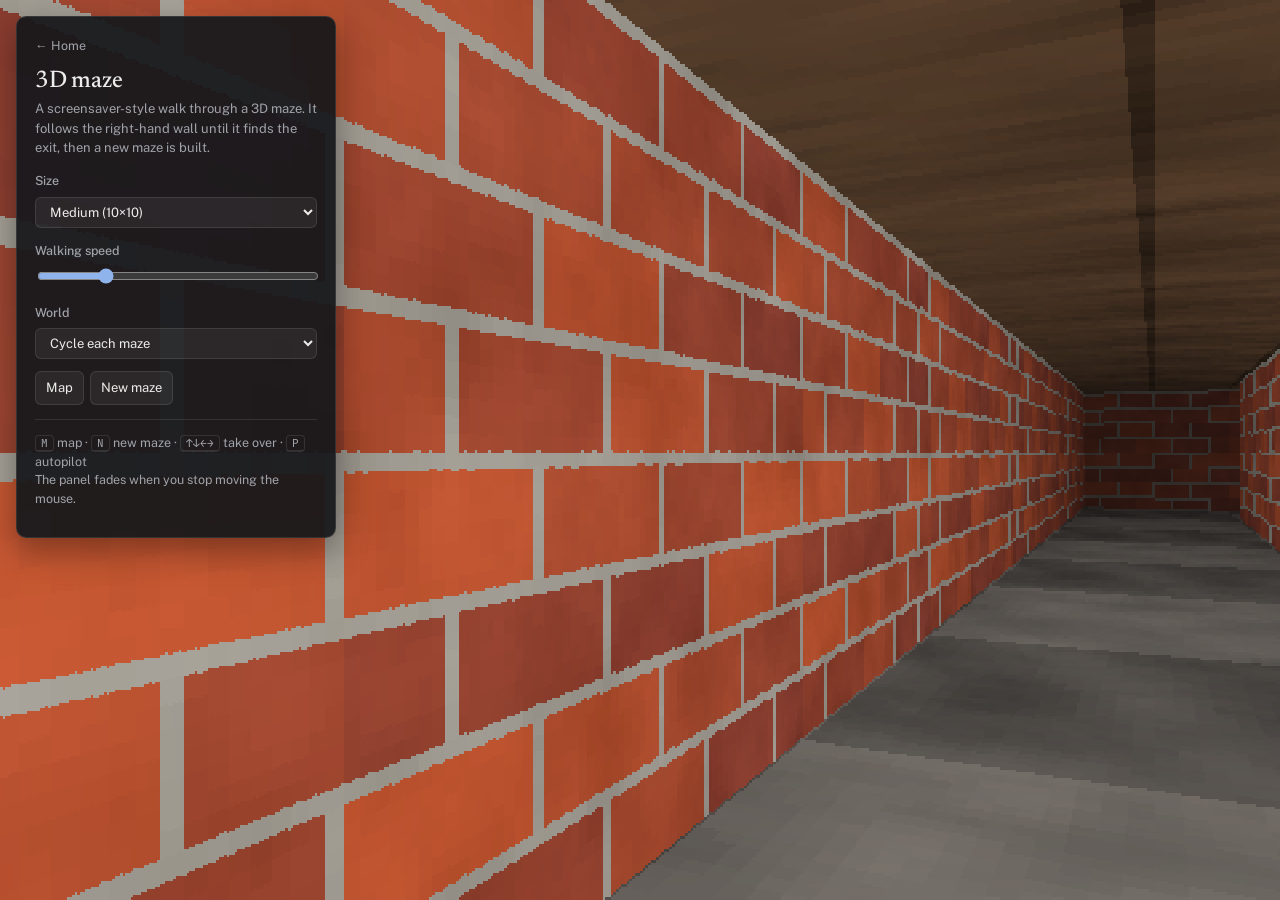
<file: playground/maze3d.html>
<!doctype html>
<html lang="en">
<head>
<meta charset="utf-8">
<meta name="viewport" content="width=device-width, initial-scale=1">
<title>3D Maze</title>
<link href="https://fonts.googleapis.com/css2?family=Newsreader:opsz,wght@6..72,500;6..72,600&family=Public+Sans:wght@400;500;600&family=JetBrains+Mono:wght@400;500&display=swap" rel="stylesheet">
<link rel="stylesheet" href="../assets/toy.css?v=20261122j">
<style>
  .stage { image-rendering: pixelated; cursor: none; }
  body.awake .stage { cursor: default; }
  .toggle-panel { display: none; }
  #banner {
    position: fixed; left: 50%; top: 42%; transform: translate(-50%, -50%);
    font-size: clamp(18px, 3vw, 30px); letter-spacing: .3em; color: #fff; text-shadow: 0 0 18px rgba(255,210,120,.8);
    opacity: 0; transition: opacity .6s; pointer-events: none; text-transform: uppercase;
  }
</style>
</head>
<body>
<canvas class="stage" id="cv"></canvas>
<div id="banner"></div>

<div class="panel" id="panel">
  <a class="back" href="../index.html">← Home</a>
  <h1>3D maze</h1>
  <p class="sub">A screensaver-style walk through a 3D maze. It follows the right-hand wall until it finds the exit, then a new maze is built.</p>
  <label>size</label>
  <select id="size">
    <option value="6">Small (6×6)</option>
    <option value="10" selected>Medium (10×10)</option>
    <option value="16">Large (16×16)</option>
    <option value="24">Enormous (24×24)</option>
  </select>
  <label>walking speed</label>
  <input type="range" id="speed" min="0.4" max="3" step="0.1" value="1">
  <label>world</label>
  <select id="theme">
    <option value="cycle">Cycle each maze</option>
    <option value="0">Brick dungeon</option>
    <option value="1">Copper cryostat</option>
    <option value="2">Hedge garden</option>
  </select>
  <div class="row" style="margin-top:12px">
    <button id="map">map</button>
    <button id="new">new maze</button>
  </div>
  <hr>
  <p class="hint"><kbd>M</kbd> map · <kbd>N</kbd> new maze · <kbd>↑↓←→</kbd> take over · <kbd>P</kbd> autopilot<br>The panel fades when you stop moving the mouse.</p>
</div>

<script>
// ===================================================================
//  textures (procedural, 64×64, packed ABGR)
// ===================================================================
const TS = 64;
function hash2(x, y, s) { let h = (x * 374761393 + y * 668265263 + s * 1442695041) | 0; h = Math.imul(h ^ (h >>> 13), 1274126177); return ((h ^ (h >>> 16)) >>> 0) / 4294967296; }
function vnoise(x, y, s, period) {
  const ix = Math.floor(x), iy = Math.floor(y), fx = x - ix, fy = y - iy;
  const P = (a) => ((a % period) + period) % period;
  const u = fx * fx * (3 - 2 * fx), v = fy * fy * (3 - 2 * fy);
  const a = hash2(P(ix), P(iy), s), b = hash2(P(ix + 1), P(iy), s), c = hash2(P(ix), P(iy + 1), s), d = hash2(P(ix + 1), P(iy + 1), s);
  return (a * (1 - u) + b * u) * (1 - v) + (c * (1 - u) + d * u) * v;
}
function fbm(x, y, s) { let t = 0, a = 0.5, f = 1; for (let o = 0; o < 4; o++) { t += a * vnoise(x * f, y * f, s + o, 8 * f); a *= 0.5; f *= 2; } return t; }
function tex(fn) {
  const t = new Uint32Array(TS * TS);
  for (let y = 0; y < TS; y++) for (let x = 0; x < TS; x++) {
    let [r, g, b] = fn(x, y);
    r = Math.max(0, Math.min(255, r)); g = Math.max(0, Math.min(255, g)); b = Math.max(0, Math.min(255, b));
    t[y * TS + x] = (255 << 24) | (b << 16) | (g << 8) | r;
  }
  return t;
}
const N8 = (x, y, s) => fbm(x / 8, y / 8, s);

const THEMES = [
  { name: "brick dungeon", fog: [8, 6, 6], fogDist: 11,
    wall: tex((x, y) => {
      const row = y >> 3, off = (row & 1) * 8, bx = ((x + off) >> 4), mortar = (y & 7) === 0 || ((x + off) & 15) === 0;
      const n = N8(x, y, 3), v = hash2(bx, row, 7);
      return mortar ? [150 + n * 40, 145 + n * 40, 135 + n * 40] : [120 + v * 60 + n * 50, 50 + v * 25 + n * 30, 38 + n * 25];
    }),
    floor: tex((x, y) => { const c = ((x >> 5) + (y >> 5)) & 1, n = N8(x, y, 11); const v = (c ? 95 : 70) + n * 50; return [v, v * .95, v * .9]; }),
    ceil: tex((x, y) => { const n = fbm(x / 16, y / 4, 21), v = 70 + n * 60 - ((x & 15) === 0 ? 30 : 0); return [v * .9, v * .65, v * .45]; }),
  },
  { name: "copper cryostat", fog: [4, 8, 14], fogDist: 13,
    wall: tex((x, y) => {
      const seam = (x & 31) === 0 || (y & 31) === 0, rx = (x & 31), ry = (y & 31);
      const rivet = (rx - 4) ** 2 + (ry - 4) ** 2 < 4 || (rx - 27) ** 2 + (ry - 4) ** 2 < 4 || (rx - 4) ** 2 + (ry - 27) ** 2 < 4 || (rx - 27) ** 2 + (ry - 27) ** 2 < 4;
      const brushed = hash2(0, y, 5) * 0.5 + fbm(x / 2, y / 32, 9) * 0.5, n = brushed;
      if (seam) return [70, 40, 25];
      if (rivet) return [240, 190, 140];
      return [170 + n * 70, 95 + n * 50, 50 + n * 35];
    }),
    floor: tex((x, y) => { const d = ((x + y) & 7) < 2 || ((x - y) & 7) < 1, n = N8(x, y, 13); const v = 80 + n * 40 + (d ? 35 : 0); return [v, v * 1.02, v * 1.08]; }),
    ceil: tex((x, y) => {
      const lx = x & 31, ly = y & 31, light = lx > 6 && lx < 26 && ly > 10 && ly < 22;
      return light ? [235, 245, 255] : [40 + N8(x, y, 2) * 20, 45 + N8(x, y, 2) * 20, 55 + N8(x, y, 2) * 20];
    }),
  },
  { name: "hedge garden", fog: [170, 200, 225], fogDist: 14,
    wall: tex((x, y) => {
      const n = fbm(x / 6, y / 6, 31), l = hash2(x >> 1, y >> 1, 4);
      return [30 + n * 50 + l * 20, 85 + n * 90 + l * 30, 30 + n * 40];
    }),
    floor: tex((x, y) => { const n = fbm(x / 10, y / 10, 41), g = hash2(x, y, 2); return [110 + n * 60 + g * 20, 95 + n * 50 + g * 20, 70 + n * 30]; }),
    ceil: tex((x, y) => { const n = fbm(x / 16, y / 16, 51), c = Math.max(0, n - 0.45) * 2.2; return [110 + c * 140, 160 + c * 95, 230 + c * 25]; }),
  },
];

// ===================================================================
//  maze generation (recursive backtracker on an N×N cell grid)
// ===================================================================
const DX = [1, 0, -1, 0], DY = [0, 1, 0, -1];   // E S W N   (y grows downward)
let N = 10, G = 21, grid, exitCell, visited;
function makeMaze(n) {
  N = n; G = 2 * N + 1;
  grid = new Uint8Array(G * G).fill(1);
  const seen = new Uint8Array(N * N), stack = [[0, 0]];
  seen[0] = 1; grid[1 * G + 1] = 0;
  while (stack.length) {
    const [cx, cy] = stack[stack.length - 1];
    const opts = [];
    for (let d = 0; d < 4; d++) { const nx = cx + DX[d], ny = cy + DY[d]; if (nx >= 0 && ny >= 0 && nx < N && ny < N && !seen[ny * N + nx]) opts.push(d); }
    if (!opts.length) { stack.pop(); continue; }
    const d = opts[Math.floor(Math.random() * opts.length)], nx = cx + DX[d], ny = cy + DY[d];
    grid[(2 * cy + 1 + DY[d]) * G + (2 * cx + 1 + DX[d])] = 0;
    grid[(2 * ny + 1) * G + (2 * nx + 1)] = 0;
    seen[ny * N + nx] = 1; stack.push([nx, ny]);
  }
  exitCell = [N - 1, N - 1];
  visited = new Uint8Array(N * N);
}
const wallAt = (x, y) => x < 0 || y < 0 || x >= G || y >= G || grid[(y | 0) * G + (x | 0)] === 1;
const openDir = (cx, cy, d) => !wallAt(2 * cx + 1 + DX[d], 2 * cy + 1 + DY[d]);

// ===================================================================
//  player + autopilot (right-hand rule)
// ===================================================================
const P = { x: 1.5, y: 1.5, a: 0, cx: 0, cy: 0, d: 0 };
let action = null, auto = true, speed = 1, themeIdx = 0, themeMode = "cycle", T = THEMES[0];
let phase = "walk", phaseT = 0, showMap = false;

function newMaze() {
  if (themeMode === "cycle") themeIdx = (themeIdx + 1) % THEMES.length; else themeIdx = +themeMode;
  T = THEMES[themeIdx];
  makeMaze(+document.getElementById("size").value);
  // face an open direction at the start
  P.cx = 0; P.cy = 0; P.d = openDir(0, 0, 0) ? 0 : 1;
  P.x = 1.5; P.y = 1.5; P.a = P.d * Math.PI / 2;
  action = null; phase = "fadein"; phaseT = 0; auto = true;
  visited[0] = 1;
}
function nextAction() {
  if (P.cx === exitCell[0] && P.cy === exitCell[1]) { phase = "win"; phaseT = 0; return null; }
  const right = (P.d + 1) & 3, left = (P.d + 3) & 3;
  if (openDir(P.cx, P.cy, right)) return { type: "turn", from: P.a, to: P.a + Math.PI / 2, nd: right, t: 0, then: "move" };
  if (openDir(P.cx, P.cy, P.d)) return { type: "move", fx: P.x, fy: P.y, tx: P.x + 2 * DX[P.d], ty: P.y + 2 * DY[P.d], t: 0 };
  return { type: "turn", from: P.a, to: P.a - Math.PI / 2, nd: left, t: 0 };
}
const ease = t => t < .5 ? 2 * t * t : 1 - (-2 * t + 2) ** 2 / 2;
function stepAuto(dt) {
  if (!action) action = nextAction();
  if (!action) return;
  if (action.type === "turn") {
    action.t += dt * speed / 0.55;
    const k = Math.min(1, action.t);
    P.a = action.from + (action.to - action.from) * ease(k);
    if (k >= 1) {
      P.d = action.nd; P.a = action.to;
      action = action.then === "move" ? { type: "move", fx: P.x, fy: P.y, tx: P.x + 2 * DX[P.d], ty: P.y + 2 * DY[P.d], t: 0 } : null;
    }
  } else {
    action.t += dt * speed / 0.9;
    const k = Math.min(1, action.t);
    P.x = action.fx + (action.tx - action.fx) * k; P.y = action.fy + (action.ty - action.fy) * k;
    // small head bob
    P.bob = Math.sin(k * Math.PI * 2) * 0.012;
    if (k >= 1) { P.cx += DX[P.d]; P.cy += DY[P.d]; visited[P.cy * N + P.cx] = 1; P.bob = 0; action = null; }
  }
}

// manual control
const keys = {};
addEventListener("keydown", e => {
  const k = e.key.toLowerCase();
  if (["arrowup", "arrowdown", "arrowleft", "arrowright", "w", "a", "s", "d"].includes(k)) { keys[k] = true; if (auto) { auto = false; action = null; } e.preventDefault(); }
  if (k === "p") resumeAuto();
  if (k === "m") toggleMap();
  if (k === "n") newMaze();
});
addEventListener("keyup", e => keys[e.key.toLowerCase()] = false);
function resumeAuto() {
  if (auto) return;
  P.cx = Math.max(0, Math.min(N - 1, Math.floor(P.x / 2))); P.cy = Math.max(0, Math.min(N - 1, Math.floor(P.y / 2)));
  P.x = 2 * P.cx + 1.5; P.y = 2 * P.cy + 1.5;
  P.d = ((Math.round(P.a / (Math.PI / 2)) % 4) + 4) % 4; P.a = P.d * Math.PI / 2;
  action = null; auto = true;
}
function stepManual(dt) {
  const rot = 2.2 * dt, mv = 3 * dt * (keys.arrowup || keys.w ? 1 : keys.arrowdown || keys.s ? -1 : 0);
  if (keys.arrowleft || keys.a) P.a -= rot;
  if (keys.arrowright || keys.d) P.a += rot;
  const nx = P.x + Math.cos(P.a) * mv, ny = P.y + Math.sin(P.a) * mv, r = 0.2;
  if (!wallAt(nx + Math.sign(Math.cos(P.a) * mv) * r, P.y)) P.x = nx;
  if (!wallAt(P.x, ny + Math.sign(Math.sin(P.a) * mv) * r)) P.y = ny;
  const cx = Math.floor(P.x / 2), cy = Math.floor(P.y / 2);
  if (cx >= 0 && cy >= 0 && cx < N && cy < N) visited[cy * N + cx] = 1;
  if (cx === exitCell[0] && cy === exitCell[1] && phase === "walk") { phase = "win"; phaseT = 0; }
}

// ===================================================================
//  renderer
// ===================================================================
const cv = document.getElementById("cv"), ctx = cv.getContext("2d");
let W, H, img, buf, zbuf;
function resize() {
  const ar = Math.min(4, Math.max(0.4, (innerWidth || 16) / Math.max(1, innerHeight || 10)));   // guard against 0-size windows
  W = 480; H = Math.max(200, Math.round(W / ar));
  if (H > 420) { H = 420; W = Math.round(H * ar); }
  cv.width = W; cv.height = H;
  img = ctx.createImageData(W, H); buf = new Uint32Array(img.data.buffer); zbuf = new Float32Array(W);
}
function shade(c, f, fr, fg, fb) {
  const r = c & 255, g = (c >> 8) & 255, b = (c >> 16) & 255, h = 1 - f;
  return (255 << 24) | ((b * f + fb * h) << 16) | ((g * f + fg * h) << 8) | (r * f + fr * h);
}
function render(time) {
  const [fr, fg, fb] = T.fog, FD = T.fogDist;
  const dirX = Math.cos(P.a), dirY = Math.sin(P.a), plX = -dirY * 0.66, plY = dirX * 0.66;
  const horizon = (H / 2) * (1 + (P.bob || 0) * 4) | 0;

  // floor + ceiling
  const r0x = dirX - plX, r0y = dirY - plY, r1x = dirX + plX, r1y = dirY + plY;
  for (let y = 0; y < H; y++) {
    const isFloor = y > horizon, p = isFloor ? y - horizon : horizon - y;
    if (p === 0) { for (let x = 0; x < W; x++) buf[y * W + x] = (255 << 24) | (fb << 16) | (fg << 8) | fr; continue; }
    const rowDist = (0.5 * H) / p;
    const sx = rowDist * (r1x - r0x) / W, sy = rowDist * (r1y - r0y) / W;
    let fx = P.x + rowDist * r0x, fy = P.y + rowDist * r0y;
    const f = Math.max(0, 1 - rowDist / FD), tx = isFloor ? T.floor : T.ceil;
    for (let x = 0; x < W; x++) {
      const tu = (fx * TS / 2) & (TS - 1), tv = (fy * TS / 2) & (TS - 1);
      buf[y * W + x] = shade(tx[tv * TS + tu], f, fr, fg, fb);
      fx += sx; fy += sy;
    }
  }

  // walls (DDA)
  for (let x = 0; x < W; x++) {
    const cam = 2 * x / W - 1, rx = dirX + plX * cam, ry = dirY + plY * cam;
    let mx = P.x | 0, my = P.y | 0;
    const ddx = Math.abs(1 / rx), ddy = Math.abs(1 / ry);
    let stx, sty, sdx, sdy, side = 0;
    if (rx < 0) { stx = -1; sdx = (P.x - mx) * ddx; } else { stx = 1; sdx = (mx + 1 - P.x) * ddx; }
    if (ry < 0) { sty = -1; sdy = (P.y - my) * ddy; } else { sty = 1; sdy = (my + 1 - P.y) * ddy; }
    for (let i = 0; i < 200; i++) {
      if (sdx < sdy) { sdx += ddx; mx += stx; side = 0; } else { sdy += ddy; my += sty; side = 1; }
      if (wallAt(mx, my)) break;
    }
    const dist = side === 0 ? sdx - ddx : sdy - ddy;
    zbuf[x] = dist;
    const lh = (H / dist) | 0;
    let y0 = horizon - (lh >> 1), y1 = horizon + (lh >> 1);
    let wx = side === 0 ? P.y + dist * ry : P.x + dist * rx; wx -= Math.floor(wx);
    let tu = (wx * TS) | 0; if ((side === 0 && rx > 0) || (side === 1 && ry < 0)) tu = TS - tu - 1;
    const f = Math.max(0, 1 - dist / FD) * (side ? 0.78 : 1);
    const step = TS / lh; let tpos = (Math.max(0, y0) - y0) * step;
    for (let y = Math.max(0, y0); y < Math.min(H, y1); y++) {
      buf[y * W + x] = shade(T.wall[((tpos | 0) & (TS - 1)) * TS + tu], f, fr, fg, fb);
      tpos += step;
    }
  }

  // exit beacon: a spinning golden ring billboard
  const sxw = 2 * exitCell[0] + 1.5 - P.x, syw = 2 * exitCell[1] + 1.5 - P.y;
  const inv = 1 / (plX * dirY - dirX * plY);
  const tX = inv * (dirY * sxw - dirX * syw), tY = inv * (-plY * sxw + plX * syw);
  if (tY > 0.2) {
    const scx = (W / 2) * (1 + tX / tY), size = Math.abs(H / tY) * 0.55, spin = Math.cos(time * 0.0016);
    const cy = horizon, x0 = Math.max(0, (scx - size / 2) | 0), x1 = Math.min(W, (scx + size / 2) | 0);
    const fog = Math.max(0.25, 1 - tY / (FD * 1.6));
    for (let x = x0; x < x1; x++) {
      if (tY >= zbuf[x]) continue;
      const u = (x - scx) / (size / 2) / Math.max(0.12, Math.abs(spin));
      for (let y = Math.max(0, (cy - size / 2) | 0); y < Math.min(H, (cy + size / 2) | 0); y++) {
        const v = (y - cy) / (size / 2), r = Math.sqrt(u * u + v * v);
        const g = Math.exp(-((r - 0.72) ** 2) / 0.008) + 0.35 * Math.exp(-(r * r) / 0.05);
        if (g < 0.04) continue;
        const a = Math.min(1, g) * fog, c = buf[y * W + x];
        const R = c & 255, Gc = (c >> 8) & 255, B = (c >> 16) & 255;
        buf[y * W + x] = (255 << 24) | (Math.min(255, B * (1 - a) + 120 * a) << 16) | (Math.min(255, Gc * (1 - a) + 215 * a) << 8) | Math.min(255, R * (1 - a) + 255 * a);
      }
    }
  }

  ctx.putImageData(img, 0, 0);

  // fade in / out
  let fade = 0;
  if (phase === "fadein") fade = 1 - Math.min(1, phaseT / 1.2);
  if (phase === "win") fade = Math.max(0, (phaseT - 1.6) / 1.0);
  if (fade > 0) { ctx.fillStyle = `rgba(0,0,0,${fade})`; ctx.fillRect(0, 0, W, H); }

  if (showMap) drawMap();
}
function drawMap() {
  const s = Math.max(2, Math.floor(Math.min(W, H) * 0.38 / G)), ox = W - G * s - 8, oy = 8;
  ctx.fillStyle = "rgba(0,0,0,.55)"; ctx.fillRect(ox - 3, oy - 3, G * s + 6, G * s + 6);
  for (let y = 0; y < G; y++) for (let x = 0; x < G; x++) {
    if (grid[y * G + x]) continue;
    const cx = (x - 1) >> 1, cy = (y - 1) >> 1, isCell = x & 1 && y & 1;
    ctx.fillStyle = isCell && visited[cy * N + cx] ? "rgba(224,179,90,.55)" : "rgba(255,255,255,.18)";
    ctx.fillRect(ox + x * s, oy + y * s, s, s);
  }
  ctx.fillStyle = "#ffd27a"; ctx.fillRect(ox + (2 * exitCell[0] + 1) * s, oy + (2 * exitCell[1] + 1) * s, s, s);
  ctx.fillStyle = "#fff";
  ctx.beginPath(); ctx.arc(ox + P.x * s, oy + P.y * s, Math.max(1.5, s * .6), 0, 7); ctx.fill();
  ctx.strokeStyle = "#fff"; ctx.beginPath(); ctx.moveTo(ox + P.x * s, oy + P.y * s);
  ctx.lineTo(ox + (P.x + Math.cos(P.a) * 1.6) * s, oy + (P.y + Math.sin(P.a) * 1.6) * s); ctx.stroke();
}

// ===================================================================
//  main loop + UI
// ===================================================================
const banner = document.getElementById("banner");
let last = performance.now();
function frame(t) {
  const dt = Math.min(0.05, (t - last) / 1000); last = t;
  phaseT += dt;
  if (phase === "fadein" && phaseT > 1.2) phase = "walk";
  if (phase === "win") {
    banner.textContent = "exit found"; banner.style.opacity = phaseT < 1.6 ? 1 : 0;
    P.a += dt * 2.5;           // victory twirl
    if (phaseT > 2.6) { banner.style.opacity = 0; newMaze(); }
  } else if (auto) stepAuto(dt); else stepManual(dt);
  render(t);
  requestAnimationFrame(frame);
}

const $ = id => document.getElementById(id);
function toggleMap() { showMap = !showMap; $("map").classList.toggle("on", showMap); }
$("map").onclick = toggleMap;
$("new").onclick = newMaze;
$("size").onchange = newMaze;
$("speed").oninput = e => speed = +e.target.value;
$("theme").onchange = e => { themeMode = e.target.value; if (themeMode !== "cycle") { themeIdx = +themeMode; T = THEMES[themeIdx]; } };

// panel fades away when the mouse is idle (screensaver manners)
let idle;
function wake() {
  document.body.classList.add("awake"); $("panel").classList.remove("hidden");
  clearTimeout(idle); idle = setTimeout(() => { if (!$("panel").matches(":hover")) { $("panel").classList.add("hidden"); document.body.classList.remove("awake"); } }, 4000);
}
addEventListener("pointermove", wake); addEventListener("pointerdown", wake);
addEventListener("resize", resize);

resize();
themeIdx = -1; newMaze();
wake();
requestAnimationFrame(frame);
</script>
</body>
</html>
</file>
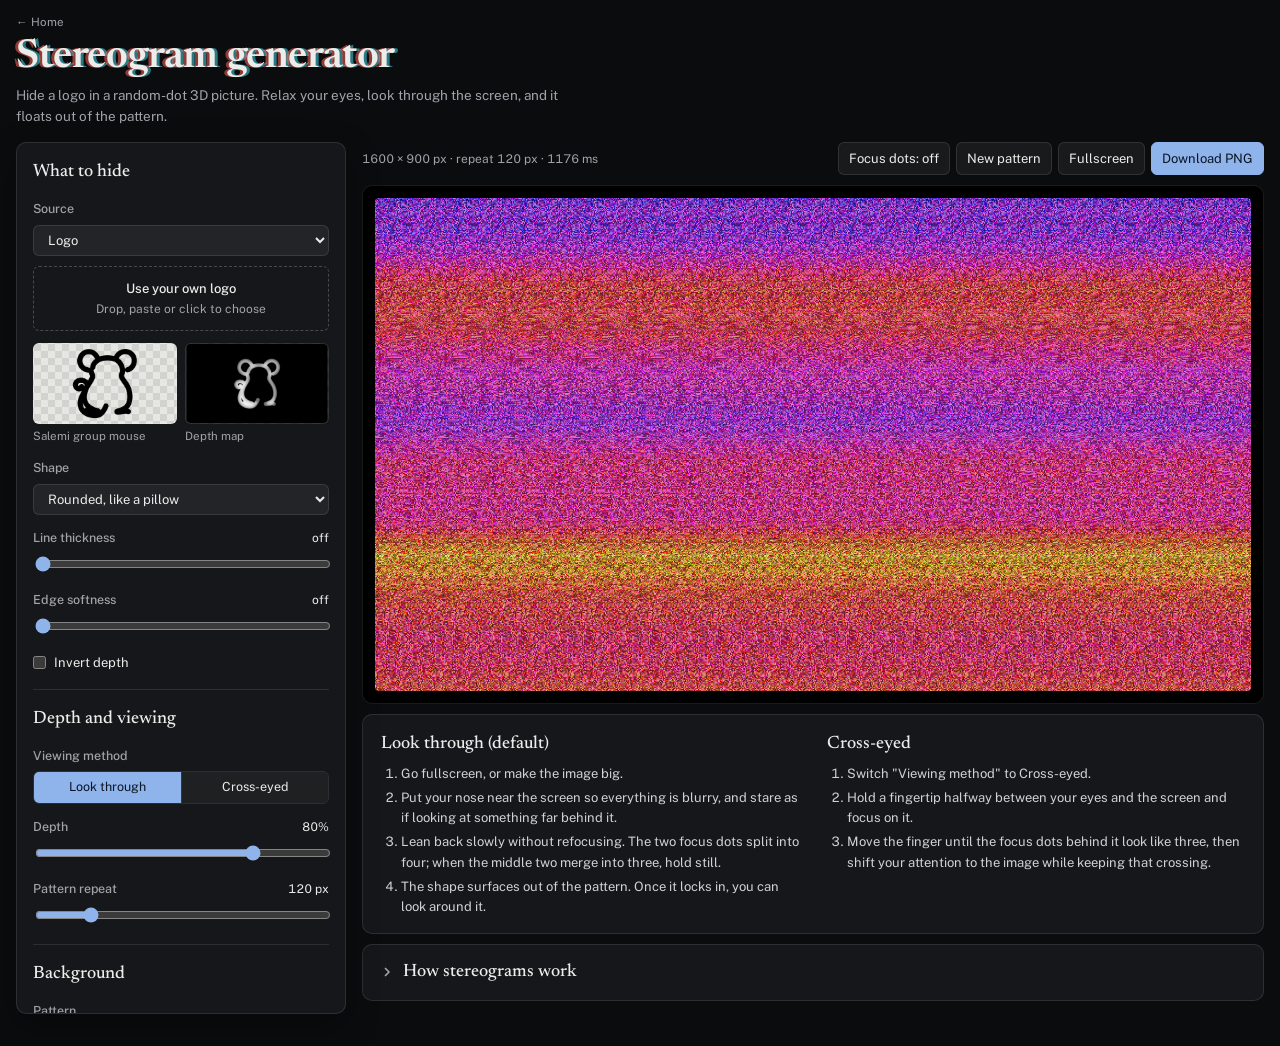
<file: playground/stereogram.html>
<!doctype html>
<html lang="en">
<head>
<meta charset="utf-8">
<meta name="viewport" content="width=device-width, initial-scale=1">
<title>Stereogram generator</title>
<link rel="preconnect" href="https://fonts.googleapis.com">
<link rel="preconnect" href="https://fonts.gstatic.com" crossorigin>
<link href="https://fonts.googleapis.com/css2?family=Newsreader:opsz,wght@6..72,500;6..72,600&family=Public+Sans:wght@400;500;600&family=JetBrains+Mono:wght@400;500&display=swap" rel="stylesheet">
<link rel="stylesheet" href="../assets/toy.css?v=20261122k">
<style>
/* Settings column on the left, large viewing area on the right; stacks on phones.
   Panel chrome follows the shared playground style in toy.css. */
:root {
  --red: rgba(255, 98, 90, .55);
  --cyan: rgba(70, 214, 230, .55);
  --check-a: #1d2026;
  --check-b: #15171b;
  color-scheme: dark;
}
html, body { height: auto; }
body { overflow: auto; line-height: 1.5; }
[hidden] { display: none !important; }

.wrap {
  max-width: 1440px; margin: 0 auto; padding: 14px 16px 32px;
  display: grid; grid-template-columns: 330px minmax(0, 1fr); gap: 16px; align-items: start;
}
header.top { grid-column: 1 / -1; display: flex; flex-direction: column; gap: 6px; }
header.top .back { color: var(--soft); font-size: 11.5px; }
header.top .back:hover { color: var(--ink); text-decoration: none; }
h1 {
  font-family: var(--serif); font-weight: 600; font-size: clamp(28px, 4vw, 40px); line-height: 1.05;
  margin: 0; letter-spacing: -.01em; text-shadow: -3px 0 var(--red), 3px 0 var(--cyan);
}
.lede { margin: 0; color: var(--soft); max-width: 70ch; }

/* settings column */
.side {
  background: var(--panel); border: 1px solid var(--rule); border-radius: 10px;
  box-shadow: 0 12px 32px rgba(0, 0, 0, .35);
  padding: 16px 16px 18px; position: sticky; top: 14px;
  max-height: calc(100vh - 28px); overflow-y: auto;
  scrollbar-width: none;
}
.side::-webkit-scrollbar { display: none; }
.side h2 { font-family: var(--serif); font-size: 18px; font-weight: 500; margin: 0; color: var(--ink); }
.side section { padding: 16px 0 0; margin-top: 16px; border-top: 1px solid var(--rule); }
.side section:first-child { padding-top: 0; margin-top: 0; border-top: 0; }
.side label, .side .lbl {
  display: flex; justify-content: space-between; align-items: baseline; gap: 8px;
  color: var(--soft); font-size: 12.5px; font-weight: 500; margin: 14px 0 6px;
}
.side output { color: var(--ink); font-weight: 400; font-size: 12px; font-variant-numeric: tabular-nums; }
.side label.check { justify-content: flex-start; align-items: center; color: var(--ink); font-weight: 400; font-size: 13px; cursor: pointer; }
.side label.check input { accent-color: var(--accent); margin: 0; }
.row { display: grid; grid-template-columns: minmax(0, 1fr) auto; gap: 6px; }
.wh { display: grid; grid-template-columns: minmax(0, 1fr) auto minmax(0, 1fr) auto; gap: 6px; align-items: center; margin-top: 6px; color: var(--soft); font-size: 12.5px; }
input[type=number] {
  font: inherit; font-size: 13px; color: var(--ink); width: 100%; min-width: 0;
  background: rgba(255, 255, 255, .06); border: 1px solid var(--rule); border-radius: 6px; padding: 6px 8px;
  font-variant-numeric: tabular-nums;
}
button:focus-visible, select:focus-visible, input:focus-visible { outline: 2px solid var(--accent); outline-offset: 2px; }
button.primary { background: var(--accent); border-color: var(--accent); color: var(--accent-ink); }
button.primary:hover { background: #a6c4f0; }
button.small { font-size: 12px; padding: 4px 9px; }

.drop {
  position: relative; display: flex; flex-direction: column; align-items: center; justify-content: center; gap: 2px;
  border: 1px dashed rgba(255, 255, 255, .22); border-radius: 6px; padding: 12px; text-align: center; cursor: pointer;
  margin-top: 10px; transition: border-color .15s, background .15s;
}
.drop:hover, .drop.over, .drop:focus-within { border-color: var(--accent); background: rgba(143, 180, 236, .06); }
.drop strong { font-weight: 500; font-size: 13px; }
.drop span { color: var(--soft); font-size: 12px; }
.drop input { position: absolute; inset: 0; opacity: 0; cursor: pointer; width: 100%; }

.previews { display: grid; grid-template-columns: 1fr 1fr; gap: 8px; margin-top: 12px; }
.previews figure { margin: 0; display: flex; flex-direction: column; gap: 4px; min-width: 0; }
.previews .box {
  aspect-ratio: 16 / 9; border-radius: 6px; overflow: hidden; border: 1px solid var(--rule);
  display: flex; align-items: center; justify-content: center; max-width: 100%;
  background: repeating-conic-gradient(var(--check-a) 0 25%, var(--check-b) 0 50%) 0 0 / 14px 14px;
}
.previews .box.light { background: repeating-conic-gradient(#e6e6e3 0 25%, #d2d2cf 0 50%) 0 0 / 14px 14px; }
.previews .box img, .previews .box canvas { max-width: 100%; max-height: 100%; display: block; }
.previews figcaption { font-size: 11.5px; color: var(--soft); white-space: nowrap; overflow: hidden; text-overflow: ellipsis; }
.capline { display: flex; justify-content: space-between; align-items: center; gap: 6px; min-width: 0; }
.note { font-size: 12px; margin: 8px 0 0; }
.note:empty { display: none; }
.error { color: #ff8a80; }

.seg { display: grid; grid-template-columns: 1fr 1fr; border: 1px solid var(--rule); border-radius: 6px; overflow: hidden; }
.seg input { position: absolute; opacity: 0; pointer-events: none; }
.side .seg label { margin: 0; padding: 6px 8px; justify-content: center; cursor: pointer; color: var(--ink); font-weight: 400; font-size: 12.5px; background: rgba(255, 255, 255, .04); }
.side .seg input + label ~ label { border-left: 1px solid var(--rule); }
.side .seg input:checked + label { background: var(--accent); color: var(--accent-ink); }
.seg input:focus-visible + label { outline: 2px solid var(--accent); outline-offset: -3px; }

/* viewing area */
.view { display: flex; flex-direction: column; gap: 10px; min-width: 0; }
.toolbar { display: flex; flex-wrap: wrap; gap: 8px; align-items: center; justify-content: space-between; }
.actions { display: flex; flex-wrap: wrap; gap: 6px; }
.status { font-size: 12px; color: var(--soft); font-variant-numeric: tabular-nums; }
.viewer {
  background: #000; border: 1px solid var(--rule); border-radius: 10px; padding: 12px;
  display: flex; justify-content: center; align-items: center; overflow: hidden; min-height: 240px;
}
.viewer img { display: block; max-width: 100%; height: auto; border-radius: 4px; cursor: zoom-in; }
.viewer:fullscreen { padding: 0; border: 0; border-radius: 0; }
.viewer:fullscreen img { max-height: 100%; width: auto; border-radius: 0; cursor: zoom-out; }

.howto {
  background: var(--panel); border: 1px solid var(--rule); border-radius: 10px; padding: 16px 18px;
  display: grid; grid-template-columns: repeat(auto-fit, minmax(240px, 1fr)); gap: 16px 28px;
}
.howto h3 { margin: 0 0 6px; font-family: var(--serif); font-weight: 500; font-size: 18px; }
.howto ol { margin: 0; padding-left: 20px; display: flex; flex-direction: column; gap: 4px; max-width: 62ch; color: #cfd2d6; font-size: 13px; line-height: 1.55; }

/* "How stereograms work": closed by default, at the very bottom */
.explain { background: var(--panel); border: 1px solid var(--rule); border-radius: 10px; }
.explain summary {
  list-style: none; cursor: pointer; display: flex; align-items: center; gap: 10px; padding: 14px 18px;
  font-family: var(--serif); font-size: 18px; font-weight: 500; border-radius: 10px;
}
.explain summary::-webkit-details-marker { display: none; }
.explain summary:focus-visible { outline: 2px solid var(--accent); outline-offset: -2px; }
.chev { width: 12px; height: 12px; flex: none; fill: none; stroke: var(--soft); stroke-width: 1.7; stroke-linecap: round; stroke-linejoin: round; transition: transform .2s; }
.explain summary:hover .chev { stroke: var(--ink); }
.explain[open] .chev { transform: rotate(90deg); }
.explain-body {
  padding: 0 18px 18px; display: grid; grid-template-columns: repeat(auto-fit, minmax(260px, 1fr)); gap: 0 32px;
  color: #cfd2d6; font-size: 13px; line-height: 1.55;
}
.explain-body > div { min-width: 0; max-width: 64ch; }
.explain h3 { font-size: 13px; font-weight: 600; color: var(--ink); margin: 14px 0 4px; }
.explain-body > div > h3:first-child { margin-top: 2px; }
.explain p { margin: 0; }
.explain ol { margin: 0; padding-left: 20px; display: flex; flex-direction: column; gap: 4px; }
.explain strong { color: var(--ink); font-weight: 600; }
.explain cite { font-style: italic; }
.explain figure { margin: 12px 0 4px; max-width: 360px; }
.explain figcaption { font-size: 12px; color: var(--soft); margin-top: 6px; line-height: 1.45; }
.fig { display: block; width: 100%; height: auto; overflow: visible; }
.fig text { font-family: var(--mono); font-size: 11px; fill: var(--soft); }
.fig text.near { fill: var(--accent); }
.fig .sight path { fill: none; stroke: var(--soft); stroke-width: 1; stroke-dasharray: 3 3; opacity: .75; }
.fig .sight path.near { stroke: var(--accent); }
.fig .screen { stroke: var(--soft); stroke-width: 1.5; }
.fig .dot { fill: var(--soft); }
.fig .dot.near { fill: var(--accent); }
.fig .eye ellipse { fill: #18191c; stroke: var(--ink); stroke-width: 1.2; }
.fig .eye circle { fill: var(--ink); }
.fig .arcs path { fill: none; stroke: var(--ink); stroke-width: 1.1; opacity: .8; }
.fig .arcs text { fill: var(--ink); text-anchor: middle; }
.fig .brace { fill: none; stroke: var(--accent); stroke-width: 1.2; }
.links .k0 { fill: var(--red); } .links .k1 { fill: var(--cyan); } .links .k2 { fill: #3a3d44; }
.links .k3 { fill: var(--accent); } .links .k4 { fill: var(--ink); } .links .k5 { fill: #6b6f76; }
.links rect.on { stroke: var(--ink); stroke-width: 1.2; }

@media (max-width: 920px) {
  .wrap { grid-template-columns: minmax(0, 1fr); }
  .side { position: static; max-height: none; overflow: visible; }
  .viewer { min-height: 0; padding: 8px; }
}
</style>
</head>
<body>
<div class="wrap">
  <header class="top">
    <a class="back" href="../index.html">← Home</a>
    <h1>Stereogram generator</h1>
    <p class="lede">Hide a logo in a random-dot 3D picture. Relax your eyes, look through the screen, and it floats out of the pattern.</p>
  </header>

  <aside class="side" aria-label="Settings">
    <section>
      <h2>What to hide</h2>
      <label for="source">Source</label>
      <select id="source">
        <option value="logo">Logo</option>
        <option value="julia">Today's Julia set</option>
      </select>
      <div class="drop" id="drop">
        <strong>Use your own logo</strong>
        <span>Drop, paste or click to choose</span>
        <input type="file" id="logoInput" accept="image/*" aria-label="Choose a logo image">
      </div>
      <div class="previews">
        <figure>
          <div class="box light" id="srcBox"><img id="logoThumb" alt="Source preview"></div>
          <div class="capline"><figcaption id="logoName">Salemi group mouse</figcaption><button type="button" class="small" id="resetLogo" title="Back to the Salemi group mouse" hidden>Reset</button></div>
        </figure>
        <figure><div class="box"><canvas id="depthThumb" aria-label="Depth map preview"></canvas></div><figcaption>Depth map</figcaption></figure>
      </div>
      <p class="note" id="note"></p>
      <div id="cutoutFields">
        <label for="mode">Shape</label>
        <select id="mode">
          <option value="round">Rounded, like a pillow</option>
          <option value="flat">Flat cut-out</option>
          <option value="bright">Brightness sets height</option>
        </select>
        <div id="thickField">
          <label for="thick">Line thickness <output id="thickOut"></output></label>
          <input type="range" id="thick" min="0" max="30" step="1" value="0">
        </div>
      </div>
      <label for="soft">Edge softness <output id="softOut"></output></label>
      <input type="range" id="soft" min="0" max="12" step="1" value="0">
      <label class="check"><input type="checkbox" id="invert"> Invert depth</label>
    </section>

    <section>
      <h2>Depth and viewing</h2>
      <span class="lbl">Viewing method</span>
      <div class="seg" role="radiogroup" aria-label="Viewing method">
        <input type="radio" name="view" id="viewParallel" value="parallel" checked><label for="viewParallel">Look through</label>
        <input type="radio" name="view" id="viewCross" value="cross"><label for="viewCross">Cross-eyed</label>
      </div>
      <label for="depth">Depth <output id="depthOut"></output></label>
      <input type="range" id="depth" min="0.2" max="1" step="0.05" value="0.8">
      <label for="repeat">Pattern repeat <output id="repeatOut"></output></label>
      <input type="range" id="repeat" min="70" max="360" step="2" value="120">
    </section>

    <section>
      <h2>Background</h2>
      <label for="pattern">Pattern</label>
      <div class="row">
        <select id="pattern">
          <option value="noise">Soft colour noise</option>
          <option value="color">Colour dots</option>
          <option value="mono">Black and white dots</option>
          <option value="marble">Marble</option>
          <option value="waves">Waves</option>
          <option value="foliage">Foliage</option>
          <option value="pebbles">Pebbles</option>
          <option value="terrazzo">Terrazzo</option>
          <option value="random">Random</option>
          <option value="custom">My own image</option>
        </select>
        <button type="button" id="randomBg" title="A new random background">Random</button>
      </div>
      <div class="drop" id="texDrop" hidden>
        <strong>Choose a background image</strong>
        <span>Drop or click to choose</span>
        <input type="file" id="texInput" accept="image/*" aria-label="Choose a background image">
      </div>
      <div id="grainField">
        <label for="grain">Grain size <output id="grainOut"></output></label>
        <input type="range" id="grain" min="1" max="6" step="1" value="2">
      </div>
    </section>

    <section>
      <h2>Output</h2>
      <label for="size">Image size</label>
      <select id="size">
        <option value="1280x720">1280 × 720</option>
        <option value="1600x900" selected>1600 × 900</option>
        <option value="1920x1080">1920 × 1080</option>
        <option value="2560x1440">2560 × 1440</option>
        <option value="1200x1200">1200 × 1200 square</option>
        <option value="2480x3508">A4 portrait, 300 dpi (2480 × 3508)</option>
        <option value="custom">Custom size</option>
      </select>
      <div class="wh" id="customSize" hidden>
        <input type="number" id="customW" min="400" max="6000" step="10" value="1600" aria-label="Width in pixels">
        <span>×</span>
        <input type="number" id="customH" min="400" max="6000" step="10" value="900" aria-label="Height in pixels">
        <span>px</span>
      </div>
      <label class="check"><input type="checkbox" id="dots"> Focus dots at the top</label>
    </section>
  </aside>

  <section class="view" aria-label="Stereogram">
    <div class="toolbar">
      <span class="status" id="status">Rendering…</span>
      <div class="actions">
        <button type="button" id="dotsBtn" aria-pressed="false" title="Two dots at the top that help you lock your eyes in">Focus dots: off</button>
        <button type="button" id="reseed">New pattern</button>
        <button type="button" id="fs">Fullscreen</button>
        <button type="button" class="primary" id="download">Download PNG</button>
      </div>
    </div>
    <div class="viewer" id="viewer">
      <img id="out" alt="Stereogram with a hidden logo">
    </div>

    <div class="howto">
      <div>
        <h3>Look through (default)</h3>
        <ol>
          <li>Go fullscreen, or make the image big.</li>
          <li>Put your nose near the screen so everything is blurry, and stare as if looking at something far behind it.</li>
          <li>Lean back slowly without refocusing. The two focus dots split into four; when the middle two merge into three, hold still.</li>
          <li>The shape surfaces out of the pattern. Once it locks in, you can look around it.</li>
        </ol>
      </div>
      <div>
        <h3>Cross-eyed</h3>
        <ol>
          <li>Switch "Viewing method" to Cross-eyed.</li>
          <li>Hold a fingertip halfway between your eyes and the screen and focus on it.</li>
          <li>Move the finger until the focus dots behind it look like three, then shift your attention to the image while keeping that crossing.</li>
        </ol>
      </div>
    </div>

    <details class="explain" id="explain">
      <summary><svg class="chev" viewBox="0 0 12 12" aria-hidden="true"><path d="M4.5 2.5 8 6l-3.5 3.5"/></svg>How stereograms work</summary>
      <div class="explain-body">
        <div>
          <h3>Two eyes, two views</h3>
          <p>Your eyes sit about 6 cm apart, so each one sees the world from a slightly different spot. Something close lands in quite different places in the two views; something far away barely shifts. Your brain reads that difference, called disparity, as depth.</p>
          <h3>A pattern that fools them</h3>
          <p>When you look “through” the screen, as if at something far behind it, your two eyes stop aiming at the same spot and each lands on a different dot. If those two dots look the same, which happens all the time in a repeating pattern, your brain merges them into one point and places it where the two lines of sight meet: behind the screen.</p>
          <figure>
            <svg class="fig" viewBox="0 0 300 166" role="img" aria-label="Two eyes looking through two matching dots on the screen at a point behind it">
              <g class="sight"><path d="M125 140 100 22M175 140 100 22"/><path class="near" d="M125 140 205 52M175 140 205 52"/></g>
              <line class="screen" x1="16" y1="95" x2="284" y2="95"/>
              <text x="284" y="89" text-anchor="end">screen</text>
              <rect class="dot" x="112.5" y="92" width="6" height="6" rx="1"/><rect class="dot" x="143.4" y="92" width="6" height="6" rx="1"/>
              <rect class="dot near" x="162.9" y="92" width="6" height="6" rx="1"/><rect class="dot near" x="187.3" y="92" width="6" height="6" rx="1"/>
              <circle class="dot" cx="100" cy="22" r="4.5"/><text x="100" y="11" text-anchor="middle">background</text>
              <circle class="dot near" cx="205" cy="52" r="4.5"/><text class="near" x="214" y="56">shape, nearer</text>
              <g class="eye"><ellipse cx="125" cy="140" rx="10" ry="6"/><ellipse cx="175" cy="140" rx="10" ry="6"/><circle cx="125" cy="140" r="2.6"/><circle cx="175" cy="140" r="2.6"/></g>
              <text x="150" y="162" text-anchor="middle">your eyes</text>
            </svg>
            <figcaption>Each eye looks through its own dot. When the two dots match, you see a single point where the sight lines meet. A nearer point (blue) needs its two dots closer together.</figcaption>
          </figure>
        </div>
        <div>
          <h3>Hiding a shape</h3>
          <p>For every point of the hidden shape, the generator works out which two pixels your eyes would see it through, and links them: they must get the same colour. Nearer points have their pair closer together, so where the shape is, the pattern repeats a little sooner. Up close it looks like noise; once your eyes fuse it, those small shifts become a floating shape.</p>
          <figure>
            <svg class="fig links" viewBox="0 0 300 76" role="img" aria-label="A row of pixels where linked pixels share a colour; the links hop 6 pixels over the background and 5 over the shape">
              <g class="arcs"><path d="M34.5 32Q64.5 -4 94.5 32"/><text x="64.5" y="11">6</text><path d="M94.5 32Q119.5 2 144.5 32"/><text x="119.5" y="14">5</text><path d="M144.5 32Q169.5 2 194.5 32"/><text x="169.5" y="14">5</text><path d="M194.5 32Q224.5 -4 254.5 32"/><text x="224.5" y="11">6</text></g>
              <rect x="0" y="34" width="9" height="14" rx="1.5" class="k0"/><rect x="10" y="34" width="9" height="14" rx="1.5" class="k1"/><rect x="20" y="34" width="9" height="14" rx="1.5" class="k2"/><rect x="30" y="34" width="9" height="14" rx="1.5" class="k3 on"/><rect x="40" y="34" width="9" height="14" rx="1.5" class="k4"/><rect x="50" y="34" width="9" height="14" rx="1.5" class="k5"/><rect x="60" y="34" width="9" height="14" rx="1.5" class="k0"/><rect x="70" y="34" width="9" height="14" rx="1.5" class="k1"/><rect x="80" y="34" width="9" height="14" rx="1.5" class="k2"/><rect x="90" y="34" width="9" height="14" rx="1.5" class="k3 on"/><rect x="100" y="34" width="9" height="14" rx="1.5" class="k4"/><rect x="110" y="34" width="9" height="14" rx="1.5" class="k5"/><rect x="120" y="34" width="9" height="14" rx="1.5" class="k0"/><rect x="130" y="34" width="9" height="14" rx="1.5" class="k1"/><rect x="140" y="34" width="9" height="14" rx="1.5" class="k3 on"/><rect x="150" y="34" width="9" height="14" rx="1.5" class="k4"/><rect x="160" y="34" width="9" height="14" rx="1.5" class="k5"/><rect x="170" y="34" width="9" height="14" rx="1.5" class="k0"/><rect x="180" y="34" width="9" height="14" rx="1.5" class="k1"/><rect x="190" y="34" width="9" height="14" rx="1.5" class="k3 on"/><rect x="200" y="34" width="9" height="14" rx="1.5" class="k4"/><rect x="210" y="34" width="9" height="14" rx="1.5" class="k5"/><rect x="220" y="34" width="9" height="14" rx="1.5" class="k0"/><rect x="230" y="34" width="9" height="14" rx="1.5" class="k0"/><rect x="240" y="34" width="9" height="14" rx="1.5" class="k1"/><rect x="250" y="34" width="9" height="14" rx="1.5" class="k3 on"/><rect x="260" y="34" width="9" height="14" rx="1.5" class="k4"/><rect x="270" y="34" width="9" height="14" rx="1.5" class="k5"/><rect x="280" y="34" width="9" height="14" rx="1.5" class="k0"/><rect x="290" y="34" width="9" height="14" rx="1.5" class="k0"/>
              <path class="brace" d="M110 54v4h89v-4"/>
              <text x="154.5" y="71" text-anchor="middle" class="near">shape</text>
              <text x="55" y="71" text-anchor="middle">background</text><text x="250" y="71" text-anchor="middle">background</text>
            </svg>
            <figcaption>One row of pixels. Linked pixels share a colour; the arcs follow one chain of links, which hops every 6 pixels over the background and every 5 over the shape.</figcaption>
          </figure>
          <h3>How this page builds one</h3>
          <ol>
            <li><strong>Depth map.</strong> The logo or Julia set becomes a grey image, lighter where it should be nearer, softened a little so the pattern bends at the edges instead of tearing.</li>
            <li><strong>Linking.</strong> Each row is scanned and every pair of pixels that must match is linked, skipping points one eye can’t see because something nearer is in the way. This is the method of Thimbleby, Inglis and Witten, “Displaying 3D images: algorithms for single-image random-dot stereograms”, <cite>IEEE Computer</cite> 27(10), 1994.</li>
            <li><strong>Colours.</strong> Each linked group takes its colour from the background pattern, starting at the centre of the picture and working outward, so any leftover distortion spreads thinly to both sides.</li>
          </ol>
          <h3>Tips for viewing</h3>
          <p>Make the picture big and give it a minute the first time. Start with your nose close to the screen, then lean back slowly; when the focus dots look like three, hold still. If the shape looks sunken instead of raised, you’re viewing it the other way round: switch the viewing method.</p>
        </div>
      </div>
    </details>
  </section>
</div>

<script src="../assets/julia-day.js?v=20261122k"></script>
<script>
(() => {
  const $ = (id) => document.getElementById(id);
  const MU = 1 / 3; // depth of field as a fraction of viewing distance (Thimbleby, Inglis and Witten)
  const MOUSE_URL = '../assets/salemi-mouse.svg';
  const SIZE_MIN = 400, SIZE_MAX = 6000;
  const state = {
    logo: null, logoInfo: null, mouse: null, upload: null, uploadName: '',
    texture: null, seed: 1, random: null, texCache: null, url: null, blob: null, depth: null, logoVer: 0,
  };

  // ---------- helpers ----------
  function mulberry32(a) {
    return function () {
      a |= 0; a = (a + 0x6D2B79F5) | 0;
      let t = Math.imul(a ^ (a >>> 15), 1 | a);
      t = (t + Math.imul(t ^ (t >>> 7), 61 | t)) ^ t;
      return ((t ^ (t >>> 14)) >>> 0) / 4294967296;
    };
  }
  function hsl(h, s, l) {
    const k = (n) => (n + h / 30) % 12, a = s * Math.min(l, 1 - l);
    const f = (n) => l - a * Math.max(-1, Math.min(k(n) - 3, Math.min(9 - k(n), 1)));
    return [f(0) * 255, f(8) * 255, f(4) * 255];
  }
  function boxBlur(src, W, H, r) {
    if (r < 1) return src;
    const tmp = new Float32Array(W * H), out = new Float32Array(W * H), inv = 1 / (2 * r + 1);
    for (let y = 0; y < H; y++) {
      const o = y * W; let acc = 0;
      for (let i = -r; i <= r; i++) acc += src[o + Math.min(W - 1, Math.max(0, i))];
      for (let x = 0; x < W; x++) {
        tmp[o + x] = acc * inv;
        acc += src[o + Math.min(W - 1, x + r + 1)] - src[o + Math.max(0, x - r)];
      }
    }
    for (let x = 0; x < W; x++) {
      let acc = 0;
      for (let i = -r; i <= r; i++) acc += tmp[Math.min(H - 1, Math.max(0, i)) * W + x];
      for (let y = 0; y < H; y++) {
        out[y * W + x] = acc * inv;
        acc += tmp[Math.min(H - 1, y + r + 1) * W + x] - tmp[Math.max(0, y - r) * W + x];
      }
    }
    return out;
  }
  const blur3 = (a, W, H, r) => boxBlur(boxBlur(boxBlur(a, W, H, r), W, H, r), W, H, r);
  const dims = (img) => [img.naturalWidth || img.width || 512, img.naturalHeight || img.height || 512];
  const hex = (c) => '#' + c.map((v) => Math.round(v).toString(16).padStart(2, '0')).join('');
  const rgb = (h) => [1, 3, 5].map((i) => parseInt(h.slice(i, i + 2), 16));
  const clampSize = (v, fallback) => {
    v = Math.round(+v);
    return Number.isFinite(v) && v > 0 ? Math.min(SIZE_MAX, Math.max(SIZE_MIN, v)) : fallback;
  };
  function loadImg(src) {
    return new Promise((res, rej) => { const i = new Image(); i.onload = () => res(i); i.onerror = rej; i.src = src; });
  }

  // ---------- default logo: the Salemi group mouse ----------
  // The SVG is line art: drawn as the outline only (no fill), with a line 2.5 times the drawing's own,
  // and the viewBox widened so the thicker line isn't clipped at the edges.
  const MOUSE_STROKE = 12.5;
  async function loadMouse() {
    let line = null;
    try {
      const txt = await (await fetch(MOUSE_URL)).text();
      const doc = new DOMParser().parseFromString(txt, 'image/svg+xml');
      const svg = doc.documentElement;
      const vb = (svg.getAttribute('viewBox') || '0 0 185 200').trim().split(/[\s,]+/).map(Number), pad = MOUSE_STROKE;
      svg.setAttribute('viewBox', [vb[0] - pad, vb[1] - pad, vb[2] + 2 * pad, vb[3] + 2 * pad].join(' '));
      svg.setAttribute('width', vb[2] + 2 * pad); svg.setAttribute('height', vb[3] + 2 * pad);
      doc.querySelectorAll('path').forEach((p) => {
        Object.assign(p.style, { fill: 'none', stroke: '#000', strokeWidth: MOUSE_STROKE, strokeLinejoin: 'round', strokeLinecap: 'round' });
      });
      const u = URL.createObjectURL(new Blob([new XMLSerializer().serializeToString(doc)], { type: 'image/svg+xml' }));
      try { line = await loadImg(u); } finally { URL.revokeObjectURL(u); }
    } catch (e) { line = null; }
    if (!line) line = await loadImg(MOUSE_URL);
    const [w0, h0] = dims(line), H = 900, W = Math.round(w0 * H / h0);
    const c = document.createElement('canvas'); c.width = W; c.height = H;
    c.getContext('2d').drawImage(line, 0, 0, W, H);
    return c;
  }

  // ---------- today's Julia set as a smooth height field (0 = far, 1 = near) ----------
  const JULIA_R = 0.36, JULIA_SC = 1.5;
  const juliaSpec = () => JuliaDay.spec(JuliaDay.dateKey(new Date()));
  function juliaDepth(W, H) {
    const z = new Float32Array(W * H), cx = W / 2, cy = H / 2, R = Math.min(W, H) * JULIA_R;
    const js = juliaSpec(), jc = Math.cos(js.rot), jsn = Math.sin(js.rot);
    for (let y = 0; y < H; y++) for (let x = 0; x < W; x++) {
      const dx = (x - cx) / R, dy = (y - cy) / R;
      let v = 0;
      if (dx * dx + dy * dy <= 2.6) {
        let zr = (dx * jc - dy * jsn) * JULIA_SC, zi = (dx * jsn + dy * jc) * JULIA_SC, n = 0;
        for (; n < 80 && zr * zr + zi * zi < 16; n++) { const t = zr * zr - zi * zi + js.c[0]; zi = 2 * zr * zi + js.c[1]; zr = t; }
        v = n >= 80 ? 1 : Math.pow(n / 80, 0.6);
      }
      z[y * W + x] = v;
    }
    return z;
  }
  function juliaThumb(W, H) {
    const c = document.createElement('canvas'), ph = 180, pw = Math.max(1, Math.round(ph * W / H));
    c.width = pw; c.height = ph;
    JuliaDay.renderCPU(c, juliaSpec(), { maxIt: 160, zoom: JULIA_SC / JULIA_R });
    return c.toDataURL();
  }

  // ---------- logo analysis: transparency or background color ----------
  function analyze(img) {
    const [sw, sh] = dims(img), s = Math.min(1, 200 / Math.max(sw, sh));
    const w = Math.max(1, Math.round(sw * s)), h = Math.max(1, Math.round(sh * s));
    const c = document.createElement('canvas'); c.width = w; c.height = h;
    const g = c.getContext('2d', { willReadFrequently: true });
    g.drawImage(img, 0, 0, w, h);
    const d = g.getImageData(0, 0, w, h).data;
    let clear = 0;
    for (let i = 3; i < d.length; i += 4) if (d[i] < 200) clear++;
    const useAlpha = clear / (w * h) > 0.02;
    const sum = [0, 0, 0]; let n = 0;
    const edge = (x, y) => { const i = (y * w + x) * 4; if (d[i + 3] > 200) { sum[0] += d[i]; sum[1] += d[i + 1]; sum[2] += d[i + 2]; n++; } };
    for (let x = 0; x < w; x++) { edge(x, 0); edge(x, h - 1); }
    for (let y = 0; y < h; y++) { edge(0, y); edge(w - 1, y); }
    const bg = n ? sum.map((v) => v / n) : [255, 255, 255];
    return { useAlpha, bg };
  }

  // ---------- depth map ----------
  function buildDepth(W, H) {
    const invert = $('invert').checked, soft = +$('soft').value;
    const sScaled = Math.round(soft * W / 1600);
    if ($('source').value === 'julia') {
      const z = juliaDepth(W, H);
      if (invert) for (let i = 0; i < z.length; i++) z[i] = 1 - z[i];
      return sScaled > 0 ? blur3(z, W, H, sScaled) : z;
    }
    const img = state.logo, info = state.logoInfo, mode = $('mode').value;
    const c = document.createElement('canvas'); c.width = W; c.height = H;
    const g = c.getContext('2d', { willReadFrequently: true });
    if (!info.useAlpha) { g.fillStyle = hex(info.bg); g.fillRect(0, 0, W, H); }
    const [sw, sh] = dims(img), s = Math.min(W * 0.72 / sw, H * 0.72 / sh);
    const dw = sw * s, dh = sh * s;
    g.imageSmoothingQuality = 'high';
    g.drawImage(img, (W - dw) / 2, (H - dh) / 2, dw, dh);
    const d = g.getImageData(0, 0, W, H).data;
    const m = new Float32Array(W * H);
    const [br, bgc, bb] = info.bg;
    for (let i = 0, p = 0; i < m.length; i++, p += 4) {
      const a = d[p + 3] / 255;
      let v;
      if (mode === 'bright') {
        let l = (0.299 * d[p] + 0.587 * d[p + 1] + 0.114 * d[p + 2]) / 255;
        if (invert) l = 1 - l;
        v = info.useAlpha ? l * a : l;
      } else if (info.useAlpha) v = a;
      else {
        const dr = d[p] - br, dg = d[p + 1] - bgc, db = d[p + 2] - bb;
        v = Math.min(1, Math.max(0, (Math.sqrt(dr * dr + dg * dg + db * db) - 24) / 72));
      }
      m[i] = v;
    }
    let src = m;
    if (mode !== 'bright') {
      const thick = Math.round(+$('thick').value * W / 1600);
      if (thick > 0) {
        const b = blur3(m, W, H, thick);
        src = new Float32Array(W * H);
        for (let i = 0; i < src.length; i++) src[i] = Math.min(1, Math.max(m[i], b[i] * 3));
      }
      if (invert) for (let i = 0; i < src.length; i++) src[i] = 1 - src[i];
    }
    let z = src;
    if (mode === 'round') {
      const R = Math.max(4, Math.round(Math.min(W, H) * 0.03));
      const dome = blur3(src, W, H, R);
      z = new Float32Array(W * H);
      for (let i = 0; i < z.length; i++) {
        const t = Math.min(1, Math.max(0, (dome[i] - 0.5) * 2));
        z[i] = src[i] * (0.45 + 0.55 * Math.sqrt(t));
      }
    }
    if (sScaled > 0) z = blur3(z, W, H, sScaled);
    return z;
  }

  // ---------- backgrounds ----------
  const PALETTES = {
    stone: ['#26252c', '#5f5a63', '#a59e95', '#dcd5c9', '#f5f1e8'],
    ocean: ['#03203a', '#0b4f6c', '#1f8a9e', '#7fd1c7', '#e6f7f2'],
    forest: ['#0b1a0f', '#1f4d22', '#3f7d2c', '#86b443', '#d6e68a'],
    autumn: ['#2a1208', '#7a2e0e', '#c4561a', '#e8a33d', '#f6dc8a'],
    sunset: ['#1d0f33', '#5b1f5e', '#b23a5a', '#f07a4a', '#ffd38a'],
    berry: ['#1a0b1f', '#4a1747', '#8e2c6b', '#d95f8c', '#f7c1cf'],
    sand: ['#3b2f25', '#7a634b', '#b89a72', '#dcc6a0', '#f3e8d2'],
    slate: ['#101418', '#2b3640', '#4f6272', '#8aa0b0', '#d3dde4'],
    mint: ['#0f2a2a', '#1f5f56', '#3fa38a', '#9fe0c0', '#effff6'],
    candy: ['#2d3a4a', '#c0533b', '#e0a43a', '#5f8f7a', '#f1ebe0'],
  };
  const BG_NAMES = {
    noise: 'Soft colour noise', color: 'Colour dots', mono: 'Black and white dots', marble: 'Marble',
    waves: 'Waves', foliage: 'Foliage', pebbles: 'Pebbles', terrazzo: 'Terrazzo',
  };
  const DEFAULT_PAL = { marble: 'stone', waves: 'ocean', foliage: 'forest', pebbles: 'sand', terrazzo: 'candy' };
  const RANDOM_KINDS = ['noise', 'color', 'marble', 'waves', 'foliage', 'pebbles', 'terrazzo'];

  function randomRecipe() {
    const prev = state.random;
    let kind, pal;
    do {
      kind = RANDOM_KINDS[Math.floor(Math.random() * RANDOM_KINDS.length)];
      const keys = Object.keys(PALETTES);
      pal = keys[Math.floor(Math.random() * keys.length)];
    } while (prev && prev.kind === kind && prev.pal === pal);
    return { kind, pal, scale: 0.75 + Math.random() * 0.6, seed: 1 + Math.floor(Math.random() * 1e9) };
  }
  function currentRecipe() {
    const kind = $('pattern').value;
    if (kind === 'random') {
      if (!state.random) state.random = randomRecipe();
      return state.random;
    }
    const k = kind === 'custom' ? 'noise' : kind;
    return { kind: k, pal: DEFAULT_PAL[k] || null, scale: 1, seed: state.seed };
  }
  const recipeName = (r) => BG_NAMES[r.kind] + (r.pal && !['noise', 'color', 'mono'].includes(r.kind) ? ', ' + r.pal : '');

  // dot fields: noise, color dots, black and white dots. All are fine-grained on purpose: mid-sized
  // blobs are what make the hidden shape show through as sheared texture, single dots hide it.
  // Soft colour noise is fine coloured dots whose hue drifts slowly down the picture, in soft bands
  // (the drift runs vertically only, so it never makes a seam where the pattern repeats).
  function makeField(kind, W, H, grain, seed) {
    const rnd = mulberry32(seed * 7919 + kind.charCodeAt(0));
    const data = new Uint8ClampedArray(W * H * 4);
    const baseHue = rnd() * 360;
    let drift = null;
    if (kind === 'noise') {
      const n = valueNoise(seed + 31), sc = 5.5 / H;
      drift = (x, y) => fbm(n, 3.7, y * sc, 2);
    }
    const cell = grain, cw = Math.ceil(W / cell), ch = Math.ceil(H / cell);
    const cells = new Uint8ClampedArray(cw * ch * 3);
    for (let j = 0, i = 0; j < ch; j++) for (let k = 0; k < cw; k++, i++) {
      let c;
      if (kind === 'mono') { const v = rnd() < 0.5 ? 0 : 255; c = [v, v, v]; }
      else if (kind === 'color') c = hsl(rnd() * 360, 0.6 + 0.35 * rnd(), 0.3 + 0.4 * rnd());
      else {
        const h = baseHue + (drift(k * cell, j * cell) - 0.5) * 260 + (rnd() - 0.5) * 70;
        c = hsl((h % 360 + 360) % 360, 0.5 + 0.4 * rnd(), 0.22 + 0.5 * rnd());
      }
      cells[i * 3] = c[0]; cells[i * 3 + 1] = c[1]; cells[i * 3 + 2] = c[2];
    }
    for (let y = 0, p = 0; y < H; y++) {
      const r = ((y / cell) | 0) * cw;
      for (let x = 0; x < W; x++, p += 4) {
        const i = (r + ((x / cell) | 0)) * 3;
        data[p] = cells[i]; data[p + 1] = cells[i + 1]; data[p + 2] = cells[i + 2]; data[p + 3] = 255;
      }
    }
    return { w: W, h: H, data };
  }

  // Value noise, optionally repeating every `per` lattice cells across (per ≤ 256), and a palette ramp.
  function valueNoise(seed) {
    const rnd = mulberry32(seed * 977 + 13), tab = new Float32Array(65536);
    for (let i = 0; i < tab.length; i++) tab[i] = rnd();
    return (x, y, per) => {
      const xi = Math.floor(x), yi = Math.floor(y);
      let fx = x - xi, fy = y - yi;
      fx = fx * fx * (3 - 2 * fx); fy = fy * fy * (3 - 2 * fy);
      let x0, x1;
      if (per) { x0 = ((xi % per) + per) % per; x1 = x0 + 1 === per ? 0 : x0 + 1; }
      else { x0 = xi & 255; x1 = (xi + 1) & 255; }
      const y0 = (yi & 255) << 8, y1 = ((yi + 1) & 255) << 8;
      const a = tab[x0 | y0], b = tab[x1 | y0], c = tab[x0 | y1], d = tab[x1 | y1];
      return a + (b - a) * fx + (c - a) * fy + (a - b - c + d) * fx * fy;
    };
  }
  // fractal noise; with `per` it repeats every `per` cells across (octaves double exactly to keep that)
  function fbm(n, x, y, oct, per) {
    let s = 0, amp = 0.5, f = 1, norm = 0;
    for (let o = 0; o < oct; o++) {
      s += amp * n(x * f + o * 17.31, y * f - o * 9.17, per ? per * f : 0);
      norm += amp; amp *= 0.5; f *= per ? 2 : 2.03;
    }
    return s / norm;
  }
  // a noise scale close to `size` px that fits a whole number of times into the strip width P
  const fitCells = (P, size) => Math.max(1, Math.min(32, Math.round(P / size)));
  function ramp(stops) {
    const cols = stops.map(rgb), lut = new Uint8ClampedArray(256 * 3);
    for (let i = 0; i < 256; i++) {
      const t = i / 255 * (cols.length - 1), k = Math.min(cols.length - 2, Math.floor(t)), f = t - k;
      for (let j = 0; j < 3; j++) lut[i * 3 + j] = cols[k][j] + (cols[k + 1][j] - cols[k][j]) * f;
    }
    return lut;
  }
  // evaluates fn on a grid every `step` px and interpolates in between (the fine grain is added later)
  function fieldFromFn(W, H, lut, fn, step) {
    const gw = Math.ceil(W / step) + 1, gh = Math.ceil(H / step) + 1, grid = new Float32Array(gw * gh);
    for (let j = 0; j < gh; j++) for (let i = 0; i < gw; i++) grid[j * gw + i] = fn(i * step, j * step);
    const data = new Uint8ClampedArray(W * H * 4), inv = 1 / step;
    for (let y = 0, p = 0; y < H; y++) {
      const j = (y * inv) | 0, fy = y * inv - j, r0 = j * gw, r1 = r0 + gw;
      for (let x = 0; x < W; x++, p += 4) {
        const i = (x * inv) | 0, fx = x * inv - i;
        const top = grid[r0 + i] + (grid[r0 + i + 1] - grid[r0 + i]) * fx;
        const bot = grid[r1 + i] + (grid[r1 + i + 1] - grid[r1 + i]) * fx;
        const k = Math.max(0, Math.min(255, ((top + (bot - top) * fy) * 255) | 0)) * 3;
        data[p] = lut[k]; data[p + 1] = lut[k + 1]; data[p + 2] = lut[k + 2]; data[p + 3] = 255;
      }
    }
    return data;
  }
  // fine per-pixel grain so every texture has detail the eyes can lock onto (seamless across the strip)
  function addGrain(data, W, H, amt, seed) {
    const n = valueNoise(seed + 99), rnd = mulberry32(seed + 5), per = fitCells(W, 2.2), fx = per / W;
    for (let y = 0, p = 0; y < H; y++) for (let x = 0; x < W; x++, p += 4) {
      const j = (n(x * fx, y * 0.45, per) - 0.5) * amt + (rnd() - 0.5) * amt * 0.9;
      data[p] += j; data[p + 1] += j; data[p + 2] += j;
    }
  }
  // draws on a strip P px wide; stamp(x, y, f) repeats a shape at x - P and x + P so the strip wraps seamlessly
  function canvasField(P, H, draw) {
    const c = document.createElement('canvas'); c.width = P; c.height = H;
    const g = c.getContext('2d', { willReadFrequently: true });
    draw(g, (x, y, f) => { for (const ox of [-P, 0, P]) { g.save(); g.translate(x + ox, y); f(); g.restore(); } });
    return g.getImageData(0, 0, P, H).data;
  }
  const shade = (c, k) => hex(c.map((v) => Math.max(0, Math.min(255, v * k))));

  // Textures are made as a vertical strip exactly one background repeat (P px) wide that wraps seamlessly,
  // so the repeats join without seams. Features are kept small (about the size of the depth shift):
  // larger ones would bend visibly where the repeat changes and give the hidden shape away.
  function makeTexture(r, P, H, unit) {
    const rnd = mulberry32(r.seed * 2654435761 + r.kind.length);
    const pal = PALETTES[r.pal] || PALETTES.stone;
    const cols = pal.map(rgb);
    const u = Math.max(3, unit * r.scale), TAU = 2 * Math.PI;
    const kx = (k) => Math.round(k * P / TAU) * TAU / P; // a horizontal frequency that repeats every P
    let data;
    if (r.kind === 'marble') {
      const n = valueNoise(r.seed), n2 = valueNoise(r.seed + 7), lut = ramp(pal);
      const c1 = fitCells(P, u * 4), c2 = fitCells(P, u * 0.6), ang = (rnd() - 0.5) * 1.4;
      const fxs = kx(Math.cos(ang) / u), fys = Math.sin(ang) / u, turb = 4 + rnd() * 3;
      data = fieldFromFn(P, H, lut, (x, y) => {
        const t = fbm(n, x * c1 / P, y / (u * 4), 4, c1);
        const v = Math.pow(Math.abs(Math.sin(x * fxs + y * fys + turb * t)), 0.6);
        return v * 0.62 + fbm(n2, x * c2 / P, y / (u * 0.6), 2, c2) * 0.38;
      }, Math.max(1, Math.round(u / 8)));
    } else if (r.kind === 'waves') {
      const n = valueNoise(r.seed), lut = ramp(pal), waves = [], c1 = fitCells(P, u * 3);
      for (let k = 0; k < 3; k++) {
        const a = (rnd() - 0.5) * 2.4, lam = u * (1.3 + rnd() * 1.5);
        waves.push([kx(Math.cos(a) * TAU / lam), Math.sin(a) * TAU / lam, rnd() * 6.28]);
      }
      data = fieldFromFn(P, H, lut, (x, y) => {
        const w = fbm(n, x * c1 / P, y / (u * 3), 3, c1) * 5;
        let s = 0;
        for (let k = 0; k < 3; k++) s += Math.sin(x * waves[k][0] + y * waves[k][1] + waves[k][2] + w);
        return 0.5 + s / 6;
      }, Math.max(1, Math.round(u / 8)));
    } else if (r.kind === 'foliage') {
      data = canvasField(P, H, (g, stamp) => {
        g.fillStyle = shade(cols[0], 0.7); g.fillRect(0, 0, P, H);
        const L = u * 1.7, N = Math.ceil(P * H / (L * L) * 2.6);
        for (let i = 0; i < N; i++) {
          const len = L * (0.6 + 0.8 * rnd()), wid = len * (0.26 + 0.14 * rnd());
          const c = cols[1 + Math.floor(rnd() * (cols.length - 1))], k = 0.7 + 0.45 * rnd();
          const x = rnd() * P, y = rnd() * (H + L) - L / 2, rot = rnd() * TAU;
          stamp(x, y, () => {
            g.rotate(rot);
            g.beginPath(); g.moveTo(-len / 2, 0);
            g.quadraticCurveTo(0, -wid, len / 2, 0); g.quadraticCurveTo(0, wid, -len / 2, 0);
            g.fillStyle = shade(c, k); g.fill();
            g.beginPath(); g.moveTo(-len / 2, 0); g.lineTo(len * 0.42, 0);
            g.lineWidth = Math.max(1, len / 28); g.strokeStyle = shade(c, k * 0.6); g.stroke();
          });
        }
      });
    } else if (r.kind === 'pebbles') {
      data = canvasField(P, H, (g, stamp) => {
        g.fillStyle = shade(cols[0], 0.8); g.fillRect(0, 0, P, H);
        const R0 = u * 0.75, N = Math.ceil(P * H / (R0 * R0) * 0.9);
        for (let i = 0; i < N; i++) {
          const rr = R0 * (0.35 + 0.9 * rnd() * rnd()), asp = 0.65 + 0.35 * rnd();
          const c = cols[1 + Math.floor(rnd() * (cols.length - 1))], k = 0.75 + 0.35 * rnd();
          const x = rnd() * P, y = rnd() * (H + rr * 2) - rr, rot = rnd() * Math.PI;
          stamp(x, y, () => {
            g.rotate(rot);
            const gr = g.createRadialGradient(-rr * 0.35, -rr * 0.35 * asp, rr * 0.05, 0, 0, rr);
            gr.addColorStop(0, shade(c, k * 1.3)); gr.addColorStop(0.55, shade(c, k)); gr.addColorStop(1, shade(c, k * 0.55));
            g.beginPath(); g.ellipse(0, 0, rr, rr * asp, 0, 0, TAU);
            g.fillStyle = gr; g.fill();
          });
        }
      });
    } else { // terrazzo
      data = canvasField(P, H, (g, stamp) => {
        g.fillStyle = hex(cols[cols.length - 1]); g.fillRect(0, 0, P, H);
        const R0 = u * 0.55, N = Math.ceil(P * H / (R0 * R0) * 1.3);
        for (let i = 0; i < N; i++) {
          const big = rnd() < 0.35, rr = R0 * (big ? 0.6 + 0.7 * rnd() : 0.15 + 0.35 * rnd());
          const c = cols[Math.floor(rnd() * (cols.length - 1))], sides = 3 + Math.floor(rnd() * 4);
          const x = rnd() * P, y = rnd() * H, rot = rnd() * TAU, pts = [];
          for (let v = 0; v < sides; v++) {
            const a = (v + rnd() * 0.6) / sides * TAU, d = rr * (0.6 + 0.4 * rnd());
            pts.push(Math.cos(a) * d, Math.sin(a) * d);
          }
          const fill = shade(c, 0.85 + 0.3 * rnd());
          stamp(x, y, () => {
            g.rotate(rot);
            g.beginPath(); g.moveTo(pts[0], pts[1]);
            for (let v = 2; v < pts.length; v += 2) g.lineTo(pts[v], pts[v + 1]);
            g.closePath(); g.fillStyle = fill; g.fill();
          });
        }
      });
    }
    addGrain(data, P, H, 40, r.seed);
    return { w: P, h: H, data };
  }

  // the background strip: one repeat (P px) wide and as tall as the picture
  const TEX_UNIT = 10;
  function backgroundTexture(r, P, H) {
    const grain = +$('grain').value, repeat = +$('repeat').value;
    const dots = ['noise', 'color', 'mono'].includes(r.kind);
    const key = [r.kind, r.pal, r.scale, r.seed, P, H, grain, dots ? 0 : repeat].join('|');
    if (state.texCache && state.texCache.key === key) return state.texCache.tex;
    state.texCache = null; // let the old one go before allocating a new one
    const tex = dots ? makeField(r.kind, P, H, grain, r.seed) : makeTexture(r, P, H, repeat / TEX_UNIT * grain / 2);
    opaque(tex.data);
    state.texCache = { key, tex };
    return tex;
  }
  function makeTile(img, tw) {
    const [iw, ih] = dims(img), th = Math.max(1, Math.round(ih * tw / iw));
    const c = document.createElement('canvas'); c.width = tw; c.height = th;
    const g = c.getContext('2d', { willReadFrequently: true });
    g.imageSmoothingQuality = 'high';
    g.drawImage(img, 0, 0, tw, th);
    return { w: tw, h: th, data: g.getImageData(0, 0, tw, th).data };
  }

  // ---------- autostereogram (Thimbleby, Inglis & Witten 1994, with hidden-surface removal) ----------
  // Linking is symmetric. Colours are seeded from the centre outward, so distortion spreads thinly to both
  // sides instead of piling up on one: each linked group takes its colour at its member nearest the middle.
  // The texture (a strip one background repeat P wide) is read at a phase that runs from the centre at
  // P/s per pixel, s being the local repeat: where the shape shortens the repeat, the texture is squeezed
  // evenly instead of torn at one seam. Each row's phase is then nudged to line up best with the rows
  // that miss the shape. Unlinked pixels continue the phase, or get a fresh random dot in dot modes.
  // z: w×h depth 0..1; E: eye separation in px.
  const rows = { n: 0 }, NQ = 4096, luts = { E: 0, P: 0 };
  const COS = new Float64Array(256), SIN = new Float64Array(256);
  for (let i = 0; i < 256; i++) { COS[i] = Math.cos(i * Math.PI / 128); SIN[i] = Math.sin(i * Math.PI / 128); }
  function stereogram(z, w, h, E, tex, freshSeed, out) {
    if (rows.n !== w) {
      rows.n = w;
      for (const k of ['same', 'root', 'best', 'cnt', 'rep']) rows[k] = new Int32Array(w);
      rows.phi = new Float64Array(w); rows.g = new Float64Array(w);
    }
    const P = tex.w, th = tex.h;
    if (luts.E !== E || luts.P !== P) { // repeat and scan step per depth level, texture speed per repeat
      luts.E = E; luts.P = P;
      luts.s = new Int32Array(NQ + 1); luts.dz = new Float64Array(NQ + 1); luts.rate = new Float64Array(Math.ceil(E) + 2);
      for (let i = 0; i <= NQ; i++) {
        const zz = i / NQ;
        luts.s[i] = Math.round((1 - MU * zz) * E / (2 - MU * zz));
        luts.dz[i] = 2 * (2 - MU * zz) / (MU * E);
      }
      for (let i = 1; i < luts.rate.length; i++) luts.rate[i] = P / i;
    }
    const { same, root, best, cnt, rep, phi, g } = rows, sL = luts.s, dzL = luts.dz, rate = luts.rate;
    const px = new Uint32Array(out.data.buffer), td = new Uint32Array(tex.data.buffer, tex.data.byteOffset, P * th);
    const c = w >> 1, toAng = 128 / P;
    const rate0 = rate[sL[Math.round(z[0] * NQ)]]; // background texture speed
    for (let y = 0; y < h; y++) {
      const row = y * w;
      let zmax = 0; // nothing in this row can hide a point higher than this, so the check can stop there
      for (let x = 0; x < w; x++) { same[x] = x; if (z[row + x] > zmax) zmax = z[row + x]; }
      if (zmax > 1) zmax = 1;
      for (let x = 0; x < w; x++) {
        const zx = z[row + x], qi = (zx * NQ + 0.5) | 0, s = sL[qi];
        rep[x] = s;
        let left = x - (s >> 1), right = left + s;
        if (left < 0 || right >= w) continue;
        const dz = dzL[qi];
        let visible, t = 1, zt = zx;
        do {
          zt += dz;
          const a = x - t, b = x + t;
          visible = (a < 0 || z[row + a] < zt) && (b >= w || z[row + b] < zt);
          t++;
        } while (visible && zt < zmax);
        if (!visible) continue;
        let l = same[left];
        while (l !== left && l !== right) {
          if (l < right) { left = l; l = same[left]; }
          else { same[left] = right; left = right; l = same[left]; right = l; }
        }
        same[left] = right;
      }
      // group every pixel by its rightmost member, then find each group's member nearest the centre
      for (let x = w - 1; x >= 0; x--) { const r = same[x] === x ? x : root[same[x]]; root[x] = r; cnt[x] = 0; best[x] = -1; }
      for (let x = 0; x < w; x++) {
        const r = root[x], b = best[r];
        cnt[r]++;
        if (b < 0 || Math.abs(x - c) < Math.abs(b - c)) best[r] = x;
      }
      // texture phase, outward from the centre
      phi[c] = 0;
      for (let x = c + 1; x < w; x++) phi[x] = phi[x - 1] + rate[rep[x]];
      for (let x = c - 1; x >= 0; x--) phi[x] = phi[x + 1] - rate[rep[x]];
      let cs = 0, sn = 0;
      for (let x = 0; x < w; x++) {
        const r = root[x], v = cnt[r] > 1 ? phi[best[r]] : phi[x];
        g[x] = v;
        if ((x & 3) === 0) { const a = ((v - (x - c) * rate0) * toAng) & 255; cs += COS[a]; sn += SIN[a]; }
      }
      const shift = c - Math.atan2(sn, cs) * P / (2 * Math.PI) + P * 1024;
      let ty = y < th ? y : y % th;
      const hy = ty + 7;
      ty *= P;
      for (let x = 0; x < w; x++) {
        let col;
        if (freshSeed && cnt[root[x]] === 1) {
          let hh = Math.imul(x + 1, 0x27d4eb2d) ^ Math.imul(hy, 0x165667b1) ^ freshSeed;
          hh = Math.imul(hh ^ (hh >>> 15), 0x2c1b3c6d); hh ^= hh >>> 12;
          col = (hh >>> 0) % P;
        } else col = ((g[x] + shift) | 0) % P;
        px[row + x] = td[ty + col];
      }
    }
    return out;
  }

  function drawDots(g, W, sBg) {
    const r = Math.max(5, Math.round(W / 260)), y = r * 4;
    for (const x of [W / 2 - sBg / 2, W / 2 + sBg / 2]) {
      g.beginPath(); g.arc(x, y, r + 2.5, 0, Math.PI * 2); g.fillStyle = '#fff'; g.fill();
      g.beginPath(); g.arc(x, y, r, 0, Math.PI * 2); g.fillStyle = '#111'; g.fill();
    }
  }

  // ---------- main pipeline ----------
  function getSize() {
    if ($('size').value !== 'custom') return $('size').value.split('x').map(Number);
    return [clampSize($('customW').value, 1600), clampSize($('customH').value, 900)];
  }

  // Smoothed depth at full size (0 = far, 1 = near), cached until a shape setting changes. The light blur
  // (a few px, scaled to the output) turns hard steps into short ramps, so the pattern bends instead of
  // tearing along the outline: no crisp ghost edges, while the fused shape stays sharp.
  const SMOOTH = 3;
  function depthBase(W, H) {
    const julia = $('source').value === 'julia';
    const key = [julia ? 'j' + JuliaDay.dateKey(new Date()) : 'l' + state.logoVer, $('mode').value, $('thick').value,
      $('soft').value, $('invert').checked, W, H].join('|');
    if (state.depth && state.depth.key === key) return state.depth.z;
    state.depth = null;
    const z = blur3(buildDepth(W, H), W, H, Math.max(1, Math.round(SMOOTH * W / 1600)));
    state.depth = { key, z };
    // depth preview (white = closer, before cross-eyed flip)
    const dt = $('depthThumb'), pw = 320, ph = Math.max(1, Math.round(320 * H / W));
    dt.width = pw; dt.height = ph;
    const pd = new ImageData(pw, ph);
    for (let y = 0; y < ph; y++) for (let x = 0; x < pw; x++) {
      const v = z[Math.floor(y * H / ph) * W + Math.floor(x * W / pw)] * 255, p = (y * pw + x) * 4;
      pd.data[p] = pd.data[p + 1] = pd.data[p + 2] = v; pd.data[p + 3] = 255;
    }
    dt.getContext('2d').putImageData(pd, 0, 0);
    if (julia) $('logoThumb').src = juliaThumb(W, H);
    return z;
  }

  const opaque = (d) => { for (let i = 3; i < d.length; i += 4) d[i] = 255; };
  const tileCache = { key: '', tile: null };
  function tileFor(img, sBg) {
    if (tileCache.img !== img || tileCache.key !== sBg) {
      Object.assign(tileCache, { img, key: sBg, tile: makeTile(img, sBg) });
      opaque(tileCache.tile.data);
    }
    return tileCache.tile;
  }

  // Renders the stereogram at the output size [W, H] and draws it on canvas `cv`.
  const work = { z: null, img: null };
  function compose(cv, W, H) {
    const strength = +$('depth').value, cross = $('viewCross').checked;
    if (!work.z || work.z.length !== W * H) work.z = new Float32Array(W * H);
    const A = cross ? strength : 0, B = cross ? -strength : strength;
    const base = depthBase(W, H), zbg = base[0], z = work.z;
    for (let i = 0; i < z.length; i++) z[i] = A + B * base[i];
    const E = +$('repeat').value * 2, zb = cross ? strength * (1 - zbg) : strength * zbg;
    const sBg = Math.round((1 - MU * zb) * E / (2 - MU * zb));
    const kind = $('pattern').value, recipe = currentRecipe(), custom = kind === 'custom' && state.texture;
    const tex = custom ? tileFor(state.texture, sBg) : backgroundTexture(recipe, sBg, H);
    const fresh = !custom && (recipe.kind === 'color' || recipe.kind === 'mono') ? (recipe.seed * 2654435761) | 1 : 0;
    if (!work.img || work.img.width !== W || work.img.height !== H) work.img = new ImageData(W, H);
    stereogram(z, W, H, E, tex, fresh, work.img);
    cv.width = W; cv.height = H;
    const g = cv.getContext('2d');
    g.putImageData(work.img, 0, 0);
    if ($('dots').checked) drawDots(g, W, sBg);
    return { sBg, recipe, kind };
  }

  const canvas = document.createElement('canvas');
  const sourceReady = () => $('source').value === 'julia' || !!state.logo;
  function generate() {
    const t0 = performance.now();
    if (!sourceReady()) { $('status').textContent = 'Loading the logo…'; return; }
    const [W, H] = getSize();
    const { sBg, recipe, kind } = compose(canvas, W, H);
    canvas.toBlob((blob) => {
      if (!blob) return;
      if (state.url) URL.revokeObjectURL(state.url);
      state.blob = blob;
      state.url = URL.createObjectURL(blob);
      $('out').src = state.url;
    }, 'image/png');
    const bg = kind === 'random' ? ' · ' + recipeName(recipe) : '';
    $('status').textContent = `${W} × ${H} px · repeat ${sBg} px${bg} · ${Math.round(performance.now() - t0)} ms`;
  }

  let timer = 0;
  function schedule(delay = 80) {
    clearTimeout(timer);
    $('status').textContent = 'Rendering…';
    timer = setTimeout(() => {
      try { generate(); }
      catch (e) { $('status').innerHTML = '<span class="error">Could not render: ' + (e && e.message ? e.message : e) + '</span>'; }
    }, delay);
  }

  function syncLabels() {
    const julia = $('source').value === 'julia';
    const dotsOn = $('dots').checked;
    $('dotsBtn').textContent = 'Focus dots: ' + (dotsOn ? 'on' : 'off');
    $('dotsBtn').setAttribute('aria-pressed', String(dotsOn));
    $('dotsBtn').classList.toggle('on', dotsOn);
    $('softOut').textContent = $('soft').value === '0' ? 'off' : $('soft').value + ' px';
    $('thickOut').textContent = $('thick').value === '0' ? 'off' : '+' + $('thick').value + ' px';
    $('drop').hidden = julia;
    $('cutoutFields').hidden = julia;
    $('thickField').hidden = $('mode').value === 'bright';
    $('resetLogo').hidden = julia || !state.upload;
    $('srcBox').classList.toggle('light', !julia);
    $('depthOut').textContent = Math.round(+$('depth').value * 100) + '%';
    $('repeatOut').textContent = $('repeat').value + ' px';
    const custom = $('pattern').value === 'custom';
    $('grainOut').textContent = $('grain').value;
    $('texDrop').hidden = !custom;
    $('grainField').hidden = custom && !!state.texture;
    $('customSize').hidden = $('size').value !== 'custom';
  }

  function setLogo(img, name) {
    state.logo = img;
    state.logoVer++;
    state.logoInfo = analyze(img);
    $('logoThumb').src = img instanceof HTMLCanvasElement ? img.toDataURL() : img.src;
    $('logoName').textContent = name;
    $('logoName').title = name;
    schedule();
  }

  function applySource() {
    syncLabels();
    $('note').textContent = '';
    if ($('source').value === 'julia') {
      const name = 'Julia: “' + juliaSpec().name + '”';
      $('logoName').textContent = name; $('logoName').title = name;
      schedule();
      return;
    }
    const img = state.upload || state.mouse;
    if (img) { setLogo(img, state.upload ? state.uploadName : 'Salemi group mouse'); return; }
    state.logo = null;
    $('logoThumb').removeAttribute('src');
    $('logoName').textContent = 'Salemi group mouse';
    schedule();
  }

  function loadImage(file, cb) {
    if (!file || !/^image\//.test(file.type)) { $('note').innerHTML = '<span class="error">That file isn’t an image. Try a PNG, JPG, SVG or WebP.</span>'; return; }
    const img = new Image(), reader = new FileReader();
    img.onload = () => { $('note').textContent = ''; cb(img); };
    img.onerror = () => { $('note').innerHTML = '<span class="error">Couldn’t read that image. Try saving it as PNG and uploading again.</span>'; };
    reader.onload = () => { img.src = reader.result; };
    reader.onerror = img.onerror;
    reader.readAsDataURL(file);
  }
  const takeLogo = (file) => loadImage(file, (img) => {
    state.upload = img; state.uploadName = file.name || 'Pasted image';
    $('source').value = 'logo'; applySource();
  });
  const takeTexture = (file) => loadImage(file, (img) => {
    state.texture = img; $('pattern').value = 'custom'; syncLabels(); schedule();
  });

  function wireDrop(el, input, handler) {
    input.addEventListener('change', () => { if (input.files[0]) handler(input.files[0]); input.value = ''; });
    el.addEventListener('dragover', (e) => { e.preventDefault(); el.classList.add('over'); });
    el.addEventListener('dragleave', () => el.classList.remove('over'));
    el.addEventListener('drop', (e) => { e.preventDefault(); el.classList.remove('over'); const f = e.dataTransfer.files[0]; if (f) handler(f); });
  }
  wireDrop($('drop'), $('logoInput'), takeLogo);
  wireDrop($('texDrop'), $('texInput'), takeTexture);
  $('viewer').addEventListener('dragover', (e) => e.preventDefault());
  $('viewer').addEventListener('drop', (e) => { e.preventDefault(); const f = e.dataTransfer.files[0]; if (f) takeLogo(f); });
  document.addEventListener('paste', (e) => {
    const item = [...(e.clipboardData?.items || [])].find((i) => i.type.startsWith('image/'));
    if (item) takeLogo(item.getAsFile());
  });
  $('resetLogo').addEventListener('click', () => { state.upload = null; state.uploadName = ''; applySource(); });

  $('source').addEventListener('input', applySource);
  ['mode', 'invert', 'thick', 'soft', 'depth', 'repeat', 'grain', 'dots', 'viewParallel', 'viewCross'].forEach((id) =>
    $(id).addEventListener('input', () => { syncLabels(); schedule(); }));

  $('pattern').addEventListener('input', () => {
    if ($('pattern').value === 'random') state.random = randomRecipe();
    syncLabels(); schedule();
  });
  $('randomBg').addEventListener('click', () => {
    state.random = randomRecipe();
    $('pattern').value = 'random';
    syncLabels(); schedule();
  });
  $('reseed').addEventListener('click', () => {
    if ($('pattern').value === 'random' && state.random) state.random = { ...state.random, seed: state.random.seed + 1 };
    else state.seed++;
    schedule();
  });

  // output size: presets, or a custom width and height
  $('size').addEventListener('input', () => {
    if ($('size').value === 'custom') {
      const prev = $('size').dataset.last;
      if (prev) { const [w, h] = prev.split('x'); $('customW').value = w; $('customH').value = h; }
    } else $('size').dataset.last = $('size').value;
    syncLabels(); schedule();
  });
  $('size').dataset.last = $('size').value;
  ['customW', 'customH'].forEach((id) => {
    const el = $(id);
    el.addEventListener('input', () => {
      const v = +el.value;
      if (v >= SIZE_MIN && v <= SIZE_MAX) schedule(500);
    });
    el.addEventListener('change', () => {
      el.value = clampSize(el.value, id === 'customW' ? 1600 : 900);
      schedule();
    });
  });

  $('dotsBtn').addEventListener('click', () => {
    $('dots').checked = !$('dots').checked;
    $('dots').dispatchEvent(new Event('input'));
  });

  function offerFile(blob, name) {
    const url = URL.createObjectURL(blob), a = document.createElement('a');
    a.href = url; a.download = name;
    document.body.appendChild(a); a.click(); a.remove();
    setTimeout(() => URL.revokeObjectURL(url), 60000);
  }
  $('download').addEventListener('click', () => { if (state.blob) offerFile(state.blob, 'stereogram.png'); });

  const toggleFs = () => {
    if (document.fullscreenElement) { document.exitFullscreen?.().catch(() => {}); return; }
    const p = $('viewer').requestFullscreen?.();
    if (p && p.catch) p.catch(() => { $('status').textContent = 'Fullscreen isn’t available here.'; });
  };
  $('fs').addEventListener('click', toggleFs);
  $('out').addEventListener('dblclick', toggleFs);

  applySource();
  loadMouse().then((c) => {
    state.mouse = c;
    if ($('source').value === 'logo' && !state.upload) applySource();
  }).catch(() => {
    $('note').innerHTML = '<span class="error">Couldn’t load the mouse logo. Drop or choose your own logo instead.</span>';
    $('status').textContent = 'Choose a logo to start.';
  });
})();
</script>
<script>/* links to other websites open in a new tab */ document.querySelectorAll("a[href]").forEach((a) => { if (/^https?:$/.test(a.protocol) && a.origin !== location.origin) { a.target = "_blank"; a.rel = "noopener noreferrer"; } });</script>
</body>
</html>
</file>
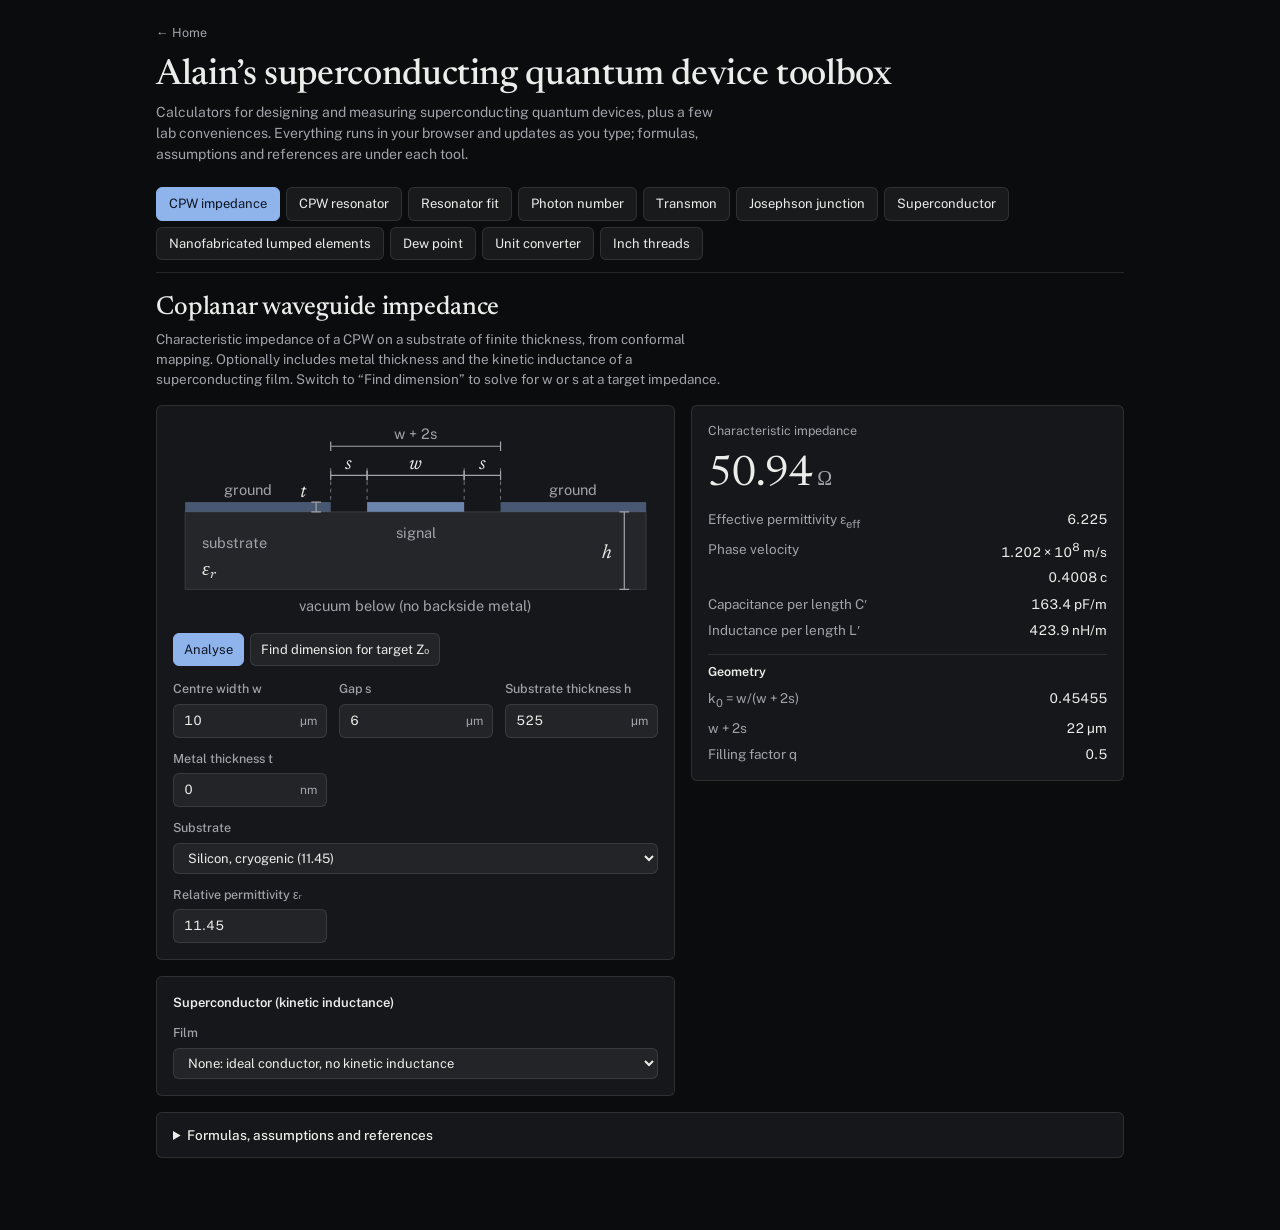
<file: playground/toolbox.html>
<!doctype html>
<html lang="en">
<head>
<meta charset="utf-8">
<meta name="viewport" content="width=device-width, initial-scale=1, viewport-fit=cover">
<title>Quantum device toolbox</title>
<meta name="description" content="Small calculators for the lab: coplanar waveguide impedance, CPW resonators, dew point before opening a cryostat, unit conversions and inch threads.">
<link href="https://fonts.googleapis.com/css2?family=Newsreader:opsz,wght@6..72,500;6..72,600&family=Public+Sans:wght@400;500;600&family=JetBrains+Mono:wght@400;500&display=swap" rel="stylesheet">
<link rel="stylesheet" href="../assets/toy.css?v=20261122k">
<style>
  html, body { height: auto; }
  body { overflow-x: hidden; overflow-y: auto; line-height: 1.5; }
  .wrap { max-width: 1000px; margin: 0 auto; padding: 22px 16px 72px; }
  .back { display: inline-block; color: var(--soft); font-size: 12.5px; }
  .back:hover { color: var(--ink); text-decoration: none; }
  h1 { font-family: var(--serif); font-weight: 500; font-size: 36px; letter-spacing: -.01em; line-height: 1.1; margin: 14px 0 6px; }
  .lede { color: var(--soft); margin: 0 0 6px; max-width: 64ch; font-size: 14px; }

  .tabs { position: sticky; top: 0; z-index: 5; display: flex; flex-wrap: wrap; gap: 6px;
    padding: 12px 0; margin: 10px 0 20px; background: var(--bg); border-bottom: 1px solid var(--rule); }
  .tabs button { padding: 6px 12px; flex: 0 0 auto; }
  @media (max-width: 560px) { .tabs { flex-wrap: nowrap; overflow-x: auto; scrollbar-width: none; margin-left: -16px; margin-right: -16px; padding-left: 16px; padding-right: 16px; }
    .tabs::-webkit-scrollbar { display: none; } }

  .tool { display: none; }
  .tool.active { display: block; }
  .tool h2 { font-family: var(--serif); font-weight: 500; font-size: 26px; letter-spacing: -.005em; line-height: 1.2; margin: 0 0 4px; }
  .intro { color: var(--soft); margin: 0 0 16px; max-width: 72ch; }

  .cols { display: grid; grid-template-columns: minmax(0, 1.2fr) minmax(0, 1fr); gap: 16px; align-items: start; }
  @media (max-width: 780px) { .cols { grid-template-columns: minmax(0, 1fr); } h1 { font-size: 30px; } }
  .card { background: var(--panel); border: 1px solid var(--rule); border-radius: 6px; padding: 16px; min-width: 0; }
  .card + .card { margin-top: 16px; }
  .card h3 { font-size: 13px; font-weight: 600; margin: 0 0 12px; color: var(--ink); }
  .card h3 + .hint { margin: -8px 0 12px; }
  .sep { border: 0; border-top: 1px solid var(--rule); margin: 16px 0; }

  .fields { display: grid; grid-template-columns: repeat(auto-fill, minmax(150px, 1fr)); gap: 12px; }
  @media (max-width: 520px) { .fields { grid-template-columns: repeat(2, minmax(0, 1fr)); gap: 10px; } .inp input { padding-right: 44px; } }
  #peek { display: none; }
  @media (max-width: 780px) {
    #peek { position: fixed; left: 12px; right: 12px; bottom: max(12px, env(safe-area-inset-bottom)); z-index: 6;
      display: flex; justify-content: space-between; align-items: baseline; gap: 12px;
      background: var(--panel); border: 1px solid var(--rule); border-radius: 6px; padding: 10px 14px;
      box-shadow: 0 8px 24px rgba(0, 0, 0, .4); -webkit-backdrop-filter: blur(10px); backdrop-filter: blur(10px); }
    #peek .cap { color: var(--soft); font-size: 12.5px; }
    #peek .val { font-family: var(--serif); font-size: 22px; }
    #peek .val .u { font-size: 14px; color: var(--soft); margin-left: 3px; }
    #peek.off { display: none; }
  }
  .fields .wide { grid-column: 1 / -1; }
  .f label { display: block; color: var(--soft); font-size: 12.5px; font-weight: 500; margin: 0 0 5px; }
  .inp { position: relative; }
  .inp input { padding-right: 52px; font-variant-numeric: tabular-nums; }
  .inp .u { position: absolute; right: 10px; top: 50%; transform: translateY(-50%); color: var(--soft); font-size: 12px; pointer-events: none; }
  input[type=text].bad { border-color: #e0907e; background: rgba(224, 144, 126, .08); }
  input[type=text]:disabled { color: var(--accent); background: rgba(143, 180, 236, .08); border-style: dashed; opacity: 1; }
  input[type=text]:focus, select:focus, button:focus-visible { outline: 2px solid rgba(143, 180, 236, .55); outline-offset: 1px; }
  .hide { display: none !important; }

  .seg { display: inline-flex; flex-wrap: wrap; gap: 6px; margin: 0 0 14px; }
  .big { font-family: var(--serif); font-size: 42px; line-height: 1.05; margin: 2px 0 2px; font-variant-numeric: tabular-nums; }
  .big .u { font-size: 20px; color: var(--soft); margin-left: 4px; }
  .bigcap { color: var(--soft); font-size: 12.5px; margin-bottom: 12px; }
  dl.res { display: grid; grid-template-columns: minmax(0, 1fr) auto; gap: 6px 14px; margin: 0; font-size: 13.5px; }
  dl.res dt { color: var(--soft); }
  dl.res dd { margin: 0; text-align: right; font-variant-numeric: tabular-nums; }
  dl.res .grp { grid-column: 1 / -1; color: var(--ink); font-weight: 600; font-size: 12.5px; margin-top: 8px; padding-top: 8px; border-top: 1px solid var(--rule); }
  .msg { margin: 12px 0 0; font-size: 13px; }
  .msg:empty { display: none; }
  .ok { color: #9ccfa4; }
  .warn { color: #e3c27f; }
  .err { color: #e8a090; }
  .verdict { border-left: 3px solid var(--rule); padding: 8px 12px; background: rgba(255, 255, 255, .03); border-radius: 0 6px 6px 0; margin: 0 0 12px; }
  .verdict.ok { border-color: #9ccfa4; color: var(--ink); }
  .verdict.warn { border-color: #e3c27f; color: var(--ink); }
  .verdict.err { border-color: #e8a090; color: var(--ink); }
  .verdict b { font-weight: 600; }

  details.ref { margin-top: 16px; background: var(--panel); border: 1px solid var(--rule); border-radius: 6px; padding: 0 16px; }
  details.ref summary { cursor: pointer; padding: 12px 0; color: var(--ink); font-weight: 500; }
  details.ref[open] summary { border-bottom: 1px solid var(--rule); margin-bottom: 10px; }
  details.ref ul { margin: 0 0 12px; padding-left: 18px; }
  details.ref li { margin: 4px 0; }
  details.ref p { margin: 6px 0 12px; color: var(--soft); }
  details.ref h4 { margin: 12px 0 4px; font-size: 12.5px; font-weight: 600; }
  .eq { font-family: var(--serif); font-size: 15.5px; color: var(--ink); }
  .eq i { font-style: italic; }
  .refs li { color: var(--soft); font-size: 12.5px; }

  svg.xs { width: 100%; height: auto; display: block; margin: 0 0 14px; }

  .tablewrap { overflow-x: auto; border: 1px solid var(--rule); border-radius: 6px; background: var(--panel); }
  table.data { width: 100%; border-collapse: collapse; font-size: 13px; font-variant-numeric: tabular-nums; }
  table.data th, table.data td { padding: 7px 10px; border-bottom: 1px solid var(--rule); text-align: left; white-space: nowrap; }
  table.data th { color: var(--soft); font-weight: 500; font-size: 12px; background: rgba(255, 255, 255, .03); }
  table.data tr:last-child td { border-bottom: 0; }
  table.data td.num { text-align: right; }
  table.data td .sub2 { color: var(--soft); font-size: 12px; margin-left: 4px; }
  table.data tbody tr:hover td { background: rgba(255, 255, 255, .03); }
  table.conv tbody tr { cursor: pointer; }
  table.conv tr.src td { color: var(--accent); }
  .toolbar { display: flex; flex-wrap: wrap; gap: 10px; align-items: end; margin: 0 0 12px; }
  .toolbar .f { flex: 1 1 180px; }
  .count { color: var(--soft); font-size: 12.5px; margin: 8px 2px 0; }
  .chips { display: flex; flex-wrap: wrap; gap: 6px; margin: 0 0 14px; }
  /* two-way unit converter */
  .conv2 { display: grid; grid-template-columns: minmax(0, 1fr) auto minmax(0, 1fr); gap: 10px; align-items: center; }
  .crow { display: grid; grid-template-columns: minmax(0, 1fr) minmax(0, 9.5em); gap: 6px; }
  .crow input[type=text] { font-size: 16px; padding: 9px 10px; font-variant-numeric: tabular-nums; }
  .crow select { padding: 9px 8px; }
  #u-swap { width: 40px; height: 40px; padding: 0; border-radius: 50%; font-size: 17px; line-height: 1; }
  @media (max-width: 640px) { .conv2 { grid-template-columns: minmax(0, 1fr); gap: 8px; } #u-swap { justify-self: center; transform: rotate(90deg); } }
  .u-sum { margin: 14px 0 0; color: var(--soft); font-variant-numeric: tabular-nums; overflow-wrap: anywhere; }
  .u-sum b { color: var(--ink); font-weight: 500; }

  /* plots, data entry and two-column card grids (resonator fit, transmon, lumped elements) */
  .plots { display: grid; grid-template-columns: repeat(2, minmax(0, 1fr)); gap: 16px; margin-top: 16px; }
  .plots.one { grid-template-columns: minmax(0, 1fr); }
  .cards2 { display: grid; grid-template-columns: repeat(2, minmax(0, 1fr)); gap: 16px; align-items: start; }
  .cards2 .card + .card { margin-top: 0; }
  @media (max-width: 780px) { .plots, .cards2 { grid-template-columns: minmax(0, 1fr); } }
  canvas.pl { display: block; width: 100%; height: 240px; }
  .legend { display: flex; flex-wrap: wrap; gap: 4px 14px; color: var(--soft); font-size: 12px; margin: 8px 0 0; }
  .legend i { display: inline-block; width: 9px; height: 9px; border-radius: 50%; margin-right: 6px; vertical-align: 0; }
  textarea.data { display: block; width: 100%; min-height: 150px; resize: vertical; font: 12px/1.45 var(--code); color: var(--ink);
    background: rgba(255, 255, 255, .06); border: 1px solid var(--rule); border-radius: 6px; padding: 8px 10px; }
  textarea.data:focus { outline: 2px solid rgba(143, 180, 236, .55); outline-offset: 1px; }
  .filebtn { position: relative; display: inline-block; overflow: hidden; }
  .filebtn input { position: absolute; inset: 0; opacity: 0; cursor: pointer; }
  .actions { display: flex; flex-wrap: wrap; gap: 8px; align-items: center; margin: 10px 0 14px; }
  .actions .hint { font-size: 12px; }
  table.data.cmp td, table.data.cmp th { white-space: normal; }
  table.data.cmp td.num { white-space: nowrap; }
  .card .res + h3, .card dl.res + h3 { margin-top: 16px; }
  /* dimension diagrams: flat, theme colours; the dimension of the focused input lights up */
  svg.dia { display: block; width: 100%; height: auto; max-height: 200px; margin: 0 auto 14px; }
  svg.dia.small { max-width: 440px; margin-left: 0; }
  @media (max-width: 780px) { svg.dia { max-height: 165px; } }
  svg.dia .metal { fill: var(--accent); fill-opacity: .42; }
  svg.dia .metal2 { fill: var(--accent); fill-opacity: .7; }
  svg.dia .trace { fill: none; stroke: var(--accent); stroke-opacity: .6; }
  svg.dia .sub { fill: var(--ink); fill-opacity: .07; stroke: var(--rule); }
  svg.dia .oxide { fill: var(--ink); fill-opacity: .4; }
  svg.dia .area { fill: var(--ink); fill-opacity: .28; }
  svg.dia .jx { stroke: var(--ink); stroke-width: 1.4; fill: none; }
  svg.dia .dim { fill: none; stroke: var(--soft); stroke-width: 1; }
  svg.dia .ext { fill: none; stroke: var(--soft); stroke-width: .8; stroke-dasharray: 3 3; opacity: .7; }
  svg.dia text { fill: var(--soft); font-family: var(--mono); font-size: 12px; }
  svg.dia text.sym { fill: var(--ink); font-family: var(--serif); font-style: italic; font-size: 16px; }
  svg.dia text.nm { font-size: 11px; opacity: .8; }
  svg.dia [data-for] { cursor: pointer; }
  svg.dia .hl .dim, svg.dia .hl .ext { stroke: var(--accent); stroke-width: 2; opacity: 1; }
  svg.dia .hl text, svg.dia .hl text.sym { fill: var(--accent); }
  svg.dia .hl .metal { fill-opacity: .8; }
  svg.dia .hl .trace { stroke-opacity: 1; }
  svg.dia .hl .sub { fill: var(--accent); fill-opacity: .16; }
  svg.dia .hl .area { fill: var(--accent); fill-opacity: .9; }
</style>
</head>
<body>
<div class="wrap">
  <a class="back" href="../index.html">← Home</a>
  <h1>Alain’s superconducting quantum device toolbox</h1>
  <p class="lede">Calculators for designing and measuring superconducting quantum devices, plus a few lab conveniences. Everything runs in your browser and updates as you type; formulas, assumptions and references are under each tool.</p>

  <nav class="tabs" id="tabs" aria-label="Tools">
    <button data-tab="cpw">CPW impedance</button>
    <button data-tab="res">CPW resonator</button>
    <button data-tab="fit">Resonator fit</button>
    <button data-tab="ph">Photon number</button>
    <button data-tab="tr">Transmon</button>
    <button data-tab="jj">Josephson junction</button>
    <button data-tab="sc">Superconductor</button>
    <button data-tab="lumped">Nanofabricated lumped elements</button>
    <button data-tab="dew">Dew point</button>
    <button data-tab="units">Unit converter</button>
    <button data-tab="threads">Inch threads</button>
  </nav>

  <!-- ============================== CPW ============================== -->
  <section class="tool" id="tool-cpw">
    <h2>Coplanar waveguide impedance</h2>
    <p class="intro">Characteristic impedance of a CPW on a substrate of finite thickness, from conformal mapping. Optionally includes metal thickness and the kinetic inductance of a superconducting film. Switch to “Find dimension” to solve for w or s at a target impedance.</p>
    <div class="cols">
      <div>
        <div class="card">
          <svg class="dia" viewBox="0 0 400 162" role="img" aria-label="Coplanar waveguide cross-section: centre width w, gaps s, substrate thickness h, metal thickness t and substrate permittivity">
            <g data-for="cpw-er cpw-sub cpw-eperp cpw-epar"><rect class="sub" x="10" y="74" width="380" height="64"/><text x="24" y="104">substrate</text><text class="sym" id="dia-er-iso" x="24" y="126">ε<tspan font-size="10" dy="3">r</tspan></text>
              <g id="dia-er-aniso" class="hide"><path class="dim" d="M250 118H300M294 114l6 4-6 4M320 128V88M316 94l4-6 4 6"/><text class="sym" x="262" y="112">ε<tspan font-size="10" dy="3">⊥</tspan></text><text class="sym" x="326" y="106">ε<tspan font-size="10" dy="3">∥</tspan></text></g></g>
            <rect class="metal" x="10" y="66" width="120" height="8"/><rect class="metal2" x="160" y="66" width="80" height="8"/><rect class="metal" x="270" y="66" width="120" height="8"/>
            <text x="62" y="60" text-anchor="middle">ground</text><text x="330" y="60" text-anchor="middle">ground</text><text x="200" y="96" text-anchor="middle">signal</text>
            <text x="200" y="156" text-anchor="middle">vacuum below (no backside metal)</text>
            <g data-for="cpw-tot"><path class="dim" d="M130 20H270M130 16v8M270 16v8"/><text x="200" y="14" text-anchor="middle">w + 2s</text></g>
            <g data-for="cpw-w"><path class="ext" d="M160 64V38M240 64V38"/><path class="dim" d="M160 44H240M160 40v8M240 40v8"/><text class="sym" x="200" y="39" text-anchor="middle">w</text></g>
            <g data-for="cpw-s"><path class="ext" d="M130 64V38M270 64V38"/><path class="dim" d="M130 44H160M130 40v8M160 40v8M240 44H270M240 40v8M270 40v8"/><text class="sym" x="145" y="39" text-anchor="middle">s</text><text class="sym" x="255" y="39" text-anchor="middle">s</text></g>
            <g data-for="cpw-h"><path class="dim" d="M372 74V138M368 74h8M368 138h8"/><text class="sym" x="362" y="112" text-anchor="end">h</text></g>
            <g data-for="cpw-t"><path class="dim" d="M118 66V74M114 66h8M114 74h8"/><text class="sym" x="110" y="62" text-anchor="end">t</text></g>
          </svg>

          <div class="seg" id="cpw-mode">
            <button data-mode="analyse" class="on">Analyse</button>
            <button data-mode="synth">Find dimension for target Z₀</button>
          </div>

          <div class="fields hide" id="cpw-synth">
            <div class="f"><label for="cpw-z">Target Z₀</label><div class="inp"><input type="text" autocomplete="off" inputmode="decimal" id="cpw-z" value="50"><span class="u">Ω</span></div></div>
            <div class="f"><label for="cpw-free">Solve for</label>
              <select autocomplete="off" id="cpw-free">
                <option value="s">Gap s (w fixed)</option>
                <option value="w">Centre width w (s fixed)</option>
                <option value="ws">w and s, keeping w + 2s fixed</option>
              </select></div>
            <div class="f hide" id="cpw-tot-f"><label for="cpw-tot">Fixed w + 2s</label><div class="inp"><input type="text" autocomplete="off" inputmode="decimal" id="cpw-tot" value="22"><span class="u">µm</span></div></div>
          </div>
          <hr class="sep hide" id="cpw-synth-sep">

          <div class="fields">
            <div class="f"><label for="cpw-w">Centre width w</label><div class="inp"><input type="text" autocomplete="off" inputmode="decimal" id="cpw-w" value="10"><span class="u">µm</span></div></div>
            <div class="f"><label for="cpw-s">Gap s</label><div class="inp"><input type="text" autocomplete="off" inputmode="decimal" id="cpw-s" value="6"><span class="u">µm</span></div></div>
            <div class="f"><label for="cpw-h">Substrate thickness h</label><div class="inp"><input type="text" autocomplete="off" inputmode="decimal" id="cpw-h" value="525"><span class="u">µm</span></div></div>
            <div class="f"><label for="cpw-t">Metal thickness t</label><div class="inp"><input type="text" autocomplete="off" inputmode="decimal" id="cpw-t" value="0"><span class="u">nm</span></div></div>
            <div class="f wide"><label for="cpw-sub">Substrate</label>
              <select autocomplete="off" id="cpw-sub"></select></div>
            <div class="f wide hide" id="cpw-aniso-f"><label>Custom substrate is</label>
              <div class="seg" id="cpw-aniso" style="margin:0"><button type="button" data-v="iso" class="on">Isotropic</button><button type="button" data-v="aniso">Anisotropic (uniaxial)</button></div></div>
            <div class="f" id="cpw-er-f"><label for="cpw-er">Relative permittivity εᵣ</label><div class="inp"><input type="text" autocomplete="off" inputmode="decimal" id="cpw-er" value="11.45"><span class="u"></span></div></div>
            <div class="f hide" id="cpw-eperp-f"><label for="cpw-eperp">εᵣ⊥, in plane across the line</label><input type="text" autocomplete="off" inputmode="decimal" id="cpw-eperp" value="9.27"></div>
            <div class="f hide" id="cpw-epar-f"><label for="cpw-epar">εᵣ∥, normal to the substrate</label><input type="text" autocomplete="off" inputmode="decimal" id="cpw-epar" value="11.35"></div>
            <p class="hint wide hide" id="cpw-aniso-hint" style="margin:0">Uniaxial crystal with its optic axis normal to the surface (for example c-plane sapphire: ε⊥ = 9.27, ε∥ = 11.35 near 4 K). For other cuts, enter the permittivity across the line as ε⊥ and the one normal to the surface as ε∥. Valid for a straight line running along a principal axis.</p>
          </div>
        </div>

        <div class="card">
          <h3>Superconductor (kinetic inductance)</h3>
          <div class="fields">
            <div class="f wide"><label for="ki-mat">Film</label>
              <select autocomplete="off" id="ki-mat"></select></div>
            <div class="f ki-bcs"><label for="ki-tc">Critical temperature T<sub>c</sub></label><div class="inp"><input type="text" autocomplete="off" inputmode="decimal" id="ki-tc" value="1.2"><span class="u">K</span></div></div>
            <div class="f ki-bcs"><label for="ki-rho">Normal resistivity ρ<sub>n</sub></label><div class="inp"><input type="text" autocomplete="off" inputmode="decimal" id="ki-rho" value="0.8"><span class="u">µΩ·cm</span></div></div>
            <div class="f ki-sheet"><label for="ki-ls">Sheet kinetic inductance L<sub>s</sub></label><div class="inp"><input type="text" autocomplete="off" inputmode="decimal" id="ki-ls" value="1"><span class="u">pH/□</span></div></div>
            <div class="f ki-bcs"><label for="ki-temp">Operating temperature</label><div class="inp"><input type="text" autocomplete="off" inputmode="decimal" id="ki-temp" value="20"><span class="u">mK</span></div></div>
          </div>
          <p class="hint ki-any" style="margin:12px 0 0">Kinetic inductance uses the metal thickness t above; enter the film thickness there. Presets are typical thin-film values and vary a lot with deposition, so use your own T<sub>c</sub> and ρ<sub>n</sub> (or measured L<sub>s</sub>) when you have them.</p>
        </div>
      </div>

      <div class="card" id="cpw-out" aria-live="polite">
        <div class="bigcap">Characteristic impedance</div>
        <div class="big" id="cpw-big">—</div>
        <div class="bigcap" id="cpw-bigsub"></div>
        <dl class="res" id="cpw-res"></dl>
        <p class="msg" id="cpw-msg"></p>
      </div>
    </div>

    <details class="ref">
      <summary>Formulas, assumptions and references</summary>
      <h4>Geometry (quasi-static conformal mapping)</h4>
      <p class="eq"><i>k</i><sub>0</sub> = <i>w</i> / (<i>w</i> + 2<i>s</i>), &nbsp; <i>k</i><sub>1</sub> = sinh(π<i>w</i>/4<i>h</i>) / sinh(π(<i>w</i> + 2<i>s</i>)/4<i>h</i>), &nbsp; <i>k</i>′ = √(1 − <i>k</i>²)<br>
        ε<sub>eff</sub> = 1 + ½(ε<sub>r</sub> − 1) · [<i>K</i>(<i>k</i><sub>1</sub>)/<i>K</i>(<i>k</i><sub>1</sub>′)] · [<i>K</i>(<i>k</i><sub>0</sub>′)/<i>K</i>(<i>k</i><sub>0</sub>)]<br>
        <i>Z</i><sub>0</sub> = (30π / √ε<sub>eff</sub>) · <i>K</i>(<i>k</i><sub>0</sub>′)/<i>K</i>(<i>k</i><sub>0</sub>)</p>
      <p><i>K</i> is the complete elliptic integral of the first kind, computed with the arithmetic–geometric mean, <i>K</i>(<i>k</i>) = π / (2 AGM(1, <i>k</i>′)), to machine precision. The line is a CPW with semi-infinite ground planes on a substrate of thickness <i>h</i> with vacuum below it (no backside metal), quasi-TEM, lossless and non-dispersive. Then <i>C</i>′ = √ε<sub>eff</sub> / (<i>c Z</i><sub>0</sub>) and <i>L</i>′ = <i>Z</i><sub>0</sub>√ε<sub>eff</sub> / <i>c</i>.</p>
      <h4>Metal thickness</h4>
      <p class="eq">Δ = (1.25<i>t</i>/π)[1 + ln(4π<i>w</i>/<i>t</i>)], &nbsp; <i>w</i><sub>e</sub> = <i>w</i> + Δ, &nbsp; <i>s</i><sub>e</sub> = <i>s</i> − Δ<br>
        ε<sub>eff,t</sub> = ε<sub>eff</sub> − 0.7(ε<sub>eff</sub> − 1)(<i>t</i>/<i>s</i>) / [<i>K</i>(<i>k</i><sub>0</sub>)/<i>K</i>(<i>k</i><sub>0</sub>′) + 0.7<i>t</i>/<i>s</i>]</p>
      <p><i>Z</i><sub>0</sub> then uses <i>k</i><sub>e</sub> = <i>w</i><sub>e</sub>/(<i>w</i><sub>e</sub> + 2<i>s</i><sub>e</sub>) and ε<sub>eff,t</sub>. Set t = 0 to ignore thickness. For thin films (t ≪ s) the correction is about 1–2 %.</p>
      <h4>Anisotropic substrates</h4>
      <p>A uniaxial substrate with permittivity ε<sub>⊥</sub> in the plane across the line and ε<sub>∥</sub> normal to the surface is mapped to an isotropic one with ε<sub>r</sub> = √(ε<sub>⊥</sub>ε<sub>∥</sub>) and thickness <i>h</i>√(ε<sub>⊥</sub>/ε<sub>∥</sub>), after Szentkuti’s transform method. The sapphire presets use ε<sub>⊥</sub> = 9.27 and ε<sub>∥</sub> = 11.35 near 4 K (Krupka et al.); the A-plane presets put the c-axis across or along the line. Choose “Custom” and “Anisotropic” to enter your own pair. The transform holds for a straight line running along a principal axis of the crystal; bends and lines at other angles see a different mix of the two permittivities.</p>
      <h4>Kinetic inductance</h4>
      <p class="eq">Δ = 1.764 <i>k</i><sub>B</sub><i>T</i><sub>c</sub>, &nbsp; λ = √(ħρ<sub>n</sub> / (πμ<sub>0</sub>Δ)) / √tanh(Δ/2<i>k</i><sub>B</sub><i>T</i>), &nbsp; <i>L</i><sub>s</sub> = μ<sub>0</sub>λ coth(<i>t</i>/λ)</p>
      <p>For <i>t</i> ≪ λ this is the familiar <i>L</i><sub>s</sub> = ħ<i>R</i><sub>s</sub>/(πΔ) with <i>R</i><sub>s</sub> = ρ<sub>n</sub>/<i>t</i> (local, dirty-limit Mattis–Bardeen, valid well below T<sub>c</sub>). The kinetic inductance per length is <i>L</i><sub>k</sub>′ = <i>g</i> <i>L</i><sub>s</sub> with the CPW geometric factor <i>g</i> = <i>g</i><sub>c</sub> + <i>g</i><sub>g</sub>:</p>
      <p class="eq"><i>g</i><sub>c</sub> = [π + ln(4π<i>w</i>/<i>t</i>) − <i>k</i> ln((1+<i>k</i>)/(1−<i>k</i>))] / [4<i>w</i>(1 − <i>k</i>²)<i>K</i>(<i>k</i>)²]<br>
        <i>g</i><sub>g</sub> = <i>k</i>[π + ln(4π(<i>w</i>+2<i>s</i>)/<i>t</i>) − (1/<i>k</i>) ln((1+<i>k</i>)/(1−<i>k</i>))] / [4<i>w</i>(1 − <i>k</i>²)<i>K</i>(<i>k</i>)²], &nbsp; <i>k</i> = <i>k</i><sub>0</sub></p>
      <p>The total line has <i>L</i>′ = <i>L</i><sub>g</sub>′ + <i>L</i><sub>k</sub>′, <i>Z</i><sub>0</sub> = √(<i>L</i>′/<i>C</i>′), <i>v</i> = 1/√(<i>L</i>′<i>C</i>′) and kinetic fraction α = <i>L</i><sub>k</sub>′/<i>L</i>′. The geometric factor assumes t ≪ w, s.</p>
      <h4>Find dimension</h4>
      <p>Scans the free dimension on a logarithmic grid, then bisects the bracket closest to the current value to a relative precision of 10<sup>−12</sup>. Solved fields are shown dashed. Switch back to “Analyse” to keep them.</p>
      <h4>Check</h4>
      <p>w = 10 µm, s = 6 µm on 525 µm silicon (ε<sub>r</sub> = 11.45, t = 0) gives Z<sub>0</sub> = 50.94 Ω and ε<sub>eff</sub> = 6.225, matching an independent evaluation with SciPy’s elliptic integrals.</p>
      <h4>References</h4>
      <ul class="refs">
        <li><b>Z<sub>0</sub>, ε<sub>eff</sub>, C′ and L′ of a CPW on a finite substrate (conformal mapping):</b> R. N. Simons, <i>Coplanar Waveguide Circuits, Components, and Systems</i> (Wiley-Interscience, 2001), ch. 2. <a href="https://doi.org/10.1002/0471224758" target="_blank" rel="noopener noreferrer">doi:10.1002/0471224758</a></li>
        <li><b>Metal-thickness correction Δ and ε<sub>eff,t</sub>:</b> K. C. Gupta, R. Garg, I. Bahl and P. Bhartia, <i>Microstrip Lines and Slotlines</i>, 2nd ed. (Artech House, 1996), ISBN 0-89006-766-X. Checked through software documentation that cites this book (Qucs technical notes); the book page itself was not seen.</li>
        <li><b>K(k) by the arithmetic–geometric mean:</b> M. Abramowitz and I. A. Stegun, <i>Handbook of Mathematical Functions</i>, NBS Applied Mathematics Series 55 (1964), §17.6; equivalently NIST DLMF <a href="https://dlmf.nist.gov/19.8.E5" target="_blank" rel="noopener noreferrer">eq. 19.8.5</a>.</li>
        <li><b>Equivalent isotropic substrate √(ε<sub>x</sub>ε<sub>y</sub>) with height h√(ε<sub>x</sub>/ε<sub>y</sub>):</b> B. T. Szentkuti, “Simple analysis of anisotropic microstrip lines by a transform method,” <i>Electron. Lett.</i> <b>12</b>, 672 (1976). <a href="https://doi.org/10.1049/el:19760515" target="_blank" rel="noopener noreferrer">doi:10.1049/el:19760515</a> The transform method is confirmed from the abstract; the explicit expressions could not be checked in the paper text, so treat them as unverified.</li>
        <li><b>Sapphire ε<sub>⊥</sub> = 9.27 and ε<sub>∥</sub> = 11.35 near 4 K (9.2725 and 11.3486 at 4.2 K):</b> J. Krupka, K. Derzakowski, A. Abramowicz, M. E. Tobar and R. G. Geyer, “Use of whispering-gallery modes for complex permittivity determinations of ultra-low-loss dielectric materials,” <i>IEEE Trans. Microw. Theory Tech.</i> <b>47</b>, 752 (1999). <a href="https://doi.org/10.1109/22.769347" target="_blank" rel="noopener noreferrer">doi:10.1109/22.769347</a></li>
        <li><b>Silicon ε<sub>r</sub> = 11.45 at cryogenic temperature:</b> J. Krupka, J. Breeze, A. Centeno, N. Alford, T. Claussen and L. Jensen, “Measurements of permittivity, dielectric loss tangent, and resistivity of float-zone silicon at microwave frequencies,” <i>IEEE Trans. Microw. Theory Tech.</i> <b>54</b>, 3995 (2006). <a href="https://doi.org/10.1109/TMTT.2006.883655" target="_blank" rel="noopener noreferrer">doi:10.1109/TMTT.2006.883655</a> The 11.45 value (near 10 K) is quoted from this work by later papers; it was not seen in the paper text itself.</li>
        <li><b>Δ = 1.764 k<sub>B</sub>T<sub>c</sub>:</b> J. Bardeen, L. N. Cooper and J. R. Schrieffer, “Theory of superconductivity,” <i>Phys. Rev.</i> <b>108</b>, 1175 (1957). <a href="https://doi.org/10.1103/PhysRev.108.1175" target="_blank" rel="noopener noreferrer">doi:10.1103/PhysRev.108.1175</a></li>
        <li><b>L<sub>s</sub> = ħR<sub>s</sub>/(πΔ) in the thin-film limit (eq. 6, with the tanh temperature factor):</b> A. J. Annunziata, D. F. Santavicca, L. Frunzio, G. Catelani, M. J. Rooks, A. Frydman and D. E. Prober, “Tunable superconducting nanoinductors,” <i>Nanotechnology</i> <b>21</b>, 445202 (2010). <a href="https://doi.org/10.1088/0957-4484/21/44/445202" target="_blank" rel="noopener noreferrer">doi:10.1088/0957-4484/21/44/445202</a></li>
        <li><b>λ = √(ħρ<sub>n</sub>/(πμ<sub>0</sub>Δ)) with its tanh temperature factor (eq. 2.5), and Z<sub>s</sub> = √(iωμ<sub>0</sub>/σ) coth(√(iωμ<sub>0</sub>σ) t) (eq. 2.3), whose superconducting limit is L<sub>s</sub> = μ<sub>0</sub>λ coth(t/λ):</b> R. L. Kautz, “Miniaturization of normal-state and superconducting striplines,” <i>J. Res. Natl. Bur. Stand.</i> <b>84</b>, 247 (1979). <a href="https://doi.org/10.6028/jres.084.010" target="_blank" rel="noopener noreferrer">doi:10.6028/jres.084.010</a></li>
        <li><b>CPW kinetic-inductance geometric factor g = g<sub>c</sub> + g<sub>g</sub> (eq. 3.49; stated to about 10 % for t &lt; 0.05w and k &lt; 0.8):</b> J. Gao, <i>The Physics of Superconducting Microwave Resonators</i>, PhD thesis, California Institute of Technology (2008). <a href="https://doi.org/10.7907/RAT0-VM75" target="_blank" rel="noopener noreferrer">doi:10.7907/RAT0-VM75</a> Gao attributes it to R. E. Collin, <i>Foundations for Microwave Engineering</i>, 2nd ed. (McGraw-Hill, 1992; Wiley-IEEE Press, 2001). <a href="https://doi.org/10.1109/9780470544662" target="_blank" rel="noopener noreferrer">doi:10.1109/9780470544662</a></li>
        <li><b>Physical constants:</b> E. Tiesinga, P. J. Mohr, D. B. Newell and B. N. Taylor, “CODATA recommended values of the fundamental physical constants: 2018,” <i>Rev. Mod. Phys.</i> <b>93</b>, 025010 (2021). <a href="https://doi.org/10.1103/RevModPhys.93.025010" target="_blank" rel="noopener noreferrer">doi:10.1103/RevModPhys.93.025010</a></li>
      </ul>
    </details>
  </section>

  <!-- ============================== Resonator ============================== -->
  <section class="tool" id="tool-res">
    <h2>CPW resonator</h2>
    <p class="intro">Resonance frequency of a quarter-wave or half-wave transmission-line resonator from its length, or the length for a target frequency. Kinetic inductance is included through the phase velocity.</p>
    <div class="cols">
      <div class="card">
        <svg class="dia" viewBox="0 0 400 178" role="img" aria-label="Top view of a quarter-wave resonator: an elbow at its open end couples capacitively to the feedline; the line of length l ends in a short to ground (open for a half-wave resonator)">
          <text x="12" y="20">feedline</text>
          <path class="trace" stroke-width="6" d="M10 30H390"/>
          <g data-for="res-cc"><path class="dim" d="M120 34V45M116 34h8M116 45h8"/><text class="sym" x="128" y="46">C<tspan font-size="10" dy="3">c</tspan></text></g>
          <text x="64" y="52" text-anchor="end">open end</text>
          <g data-for="res-l res-fz"><path class="trace" stroke-width="5" d="M70 48H170V100H330V142"/><text class="sym" x="250" y="92" text-anchor="middle">ℓ</text><text x="250" y="120" text-anchor="middle">length along the line</text></g>
          <g id="res-dia-short"><path class="metal" d="M300 142h60v10h-60z"/><path class="dim" d="M304 152l-6 8M316 152l-6 8M328 152l-6 8M340 152l-6 8M352 152l-6 8"/><text x="366" y="151">short</text><text x="330" y="174" text-anchor="middle">to ground (λ/4)</text></g>
          <g id="res-dia-open" class="hide"><text x="338" y="146">open end (λ/2)</text></g>
        </svg>
        <div class="seg" id="res-type">
          <button data-v="4" class="on">Quarter-wave (λ/4)</button>
          <button data-v="2">Half-wave (λ/2)</button>
        </div>
        <div class="seg" id="res-mode" style="display:flex">
          <button data-v="len" class="on">Frequency from length</button>
          <button data-v="freq">Length from frequency</button>
        </div>
        <div class="fields">
          <div class="f" id="res-l-f"><label for="res-l">Length</label><div class="inp"><input type="text" autocomplete="off" inputmode="decimal" id="res-l" value="5"><span class="u">mm</span></div></div>
          <div class="f hide" id="res-fz-f"><label for="res-fz">Target frequency</label><div class="inp"><input type="text" autocomplete="off" inputmode="decimal" id="res-fz" value="6"><span class="u">GHz</span></div></div>
          <div class="f"><label for="res-cc">Coupling capacitance C<sub>c</sub></label><div class="inp"><input type="text" autocomplete="off" inputmode="decimal" id="res-cc" value="0"><span class="u">fF</span></div></div>
        </div>
        <hr class="sep">
        <div class="fields">
          <div class="f wide"><label for="res-src">Line parameters</label>
            <select autocomplete="off" id="res-src">
              <option value="cpw">From the CPW impedance tab</option>
              <option value="manual">Enter by hand</option>
            </select></div>
        </div>
        <p class="hint" id="res-cpwline" style="margin:10px 0 0"></p>
        <div class="fields hide" id="res-manual" style="margin-top:12px">
          <div class="f"><label for="res-ee">Geometric ε<sub>eff</sub></label><div class="inp"><input type="text" autocomplete="off" inputmode="decimal" id="res-ee" value="6.225"><span class="u"></span></div></div>
          <div class="f"><label for="res-al">Kinetic fraction α</label><div class="inp"><input type="text" autocomplete="off" inputmode="decimal" id="res-al" value="0"><span class="u">%</span></div></div>
          <div class="f"><label for="res-z">Impedance Z₀</label><div class="inp"><input type="text" autocomplete="off" inputmode="decimal" id="res-z" value="50"><span class="u">Ω</span></div></div>
        </div>
      </div>
      <div class="card" aria-live="polite">
        <div class="bigcap" id="res-bigcap">Resonance frequency</div>
        <div class="big" id="res-big">—</div>
        <div class="bigcap" id="res-bigsub"></div>
        <dl class="res" id="res-res"></dl>
        <p class="msg" id="res-msg"></p>
      </div>
    </div>
    <details class="ref">
      <summary>Formulas, assumptions and references</summary>
      <p class="eq"><i>v</i> = 1/√(<i>L</i>′<i>C</i>′) = (<i>c</i>/√ε<sub>eff</sub>)·√(1 − α), &nbsp; <i>f</i><sub>0</sub> = <i>v</i>/(4ℓ) for λ/4, &nbsp; <i>f</i><sub>0</sub> = <i>v</i>/(2ℓ) for λ/2</p>
      <p>The kinetic inductance fraction α lowers the frequency by √(1 − α) compared with a perfect conductor. Harmonics are at 3<i>f</i><sub>0</sub>, 5<i>f</i><sub>0</sub>… (λ/4) and 2<i>f</i><sub>0</sub>, 3<i>f</i><sub>0</sub>… (λ/2), ignoring dispersion.</p>
      <p>Near <i>f</i><sub>0</sub> both resonators behave like a parallel LC circuit with</p>
      <p class="eq"><i>C</i> = <i>C</i>′ℓ/2, &nbsp; <i>L</i> = 8<i>L</i>′ℓ/π² (λ/4) or 2<i>L</i>′ℓ/π² (λ/2).</p>
      <p><b>Bare frequency.</b> <i>f</i><sub>0</sub> is the frequency of an isolated resonator with an ideal open (and, for λ/4, an ideal short). The coupling capacitor, the open-end fringing field and the junction at the shorted end all pull it down. With C<sub>c</sub> to a low-impedance feedline the estimate is <i>f</i> ≈ <i>f</i><sub>0</sub>/√(1 + <i>C</i><sub>c</sub>/<i>C</i>); for a λ/2 resonator coupled at both ends, enter the sum of the two capacitances. Expect a few per cent lower frequencies in practice; simulate the final layout.</p>
      <ul class="refs">
        <li><b>f<sub>0</sub> = v/(4ℓ) and v/(2ℓ); transmission-line resonators in general:</b> D. M. Pozar, <i>Microwave Engineering</i>, 4th ed. (Wiley, 2012), ISBN 978-0-470-63155-3, ch. 6. The λ/4 values C = π/(4ω<sub>0</sub>Z<sub>0</sub>) = C′ℓ/2 and L = 8L′ℓ/π² follow from the input impedance of a shorted λ/4 line; Pozar works the analogous λ/2 cases explicitly.</li>
        <li><b>Half-wave lumped equivalent L<sub>n</sub> = 2L′ℓ/(n²π²), C = C′ℓ/2 (eqs. 11–12) and the loaded frequency with coupling capacitors (eqs. 15 and 18; one capacitor into a low-impedance line gives f<sub>0</sub>/√(1 + C<sub>c</sub>/C)):</b> M. Göppl, A. Fragner, M. Baur, R. Bianchetti, S. Filipp, J. M. Fink, P. J. Leek, G. Puebla, L. Steffen and A. Wallraff, “Coplanar waveguide resonators for circuit quantum electrodynamics,” <i>J. Appl. Phys.</i> <b>104</b>, 113904 (2008). <a href="https://doi.org/10.1063/1.3010859" target="_blank" rel="noopener noreferrer">doi:10.1063/1.3010859</a></li>
        <li><b>Kinetic inductance fraction α = L<sub>k</sub>/L (eq. 3.38) and the resulting f = f<sub>geo</sub>√(1 − α):</b> J. Gao, <i>The Physics of Superconducting Microwave Resonators</i>, PhD thesis, California Institute of Technology (2008). <a href="https://doi.org/10.7907/RAT0-VM75" target="_blank" rel="noopener noreferrer">doi:10.7907/RAT0-VM75</a></li>
      </ul>
    </details>
  </section>

  <!-- ============================== Dew point ============================== -->
  <section class="tool" id="tool-dew">
    <h2>Dew point before opening a cryostat</h2>
    <p class="intro">Cold parts exposed to room air collect water (above 0 °C) or frost (below 0 °C) if they are colder than the dew or frost point. Enter the lab conditions to see how warm the plates must be before you vent or open.</p>
    <div class="cols">
      <div class="card">
        <div class="fields">
          <div class="f"><label for="dew-t">Room temperature</label><div class="inp"><input type="text" autocomplete="off" inputmode="decimal" id="dew-t" value="21"><span class="u">°C</span></div></div>
          <div class="f"><label for="dew-rh">Relative humidity</label><div class="inp"><input type="text" autocomplete="off" inputmode="decimal" id="dew-rh" value="45"><span class="u">%</span></div></div>
          <div class="f"><label for="dew-p">Coldest exposed part</label><div class="inp"><input type="text" autocomplete="off" inputmode="decimal" id="dew-p" value="280"><span class="u" id="dew-pu">K</span></div></div>
          <div class="f"><label for="dew-pu-sel">Part temperature in</label>
            <select autocomplete="off" id="dew-pu-sel"><option value="K">kelvin</option><option value="C">degrees Celsius</option></select></div>
          <div class="f"><label for="dew-m">Safety margin</label><div class="inp"><input type="text" autocomplete="off" inputmode="decimal" id="dew-m" value="3"><span class="u">K</span></div></div>
        </div>
      </div>
      <div class="card" aria-live="polite">
        <div id="dew-verdict" class="verdict"></div>
        <div class="bigcap">Warm every exposed part to at least</div>
        <div class="big" id="dew-big">—</div>
        <div class="bigcap" id="dew-bigsub"></div>
        <dl class="res" id="dew-res"></dl>
      </div>
    </div>
    <details class="ref">
      <summary>Formulas, assumptions and references</summary>
      <p>Saturation vapour pressure from the Magnus form with the Alduchov–Eskridge constants (pressures in hPa, temperatures in °C):</p>
      <p class="eq">over water: <i>e</i><sub>w</sub>(<i>T</i>) = 6.1094 exp(17.625<i>T</i> / (243.04 + <i>T</i>)) &nbsp; (−40 to 50 °C)<br>
        over ice: <i>e</i><sub>i</sub>(<i>T</i>) = 6.1121 exp(22.587<i>T</i> / (273.86 + <i>T</i>)) &nbsp; (−80 to 0 °C)</p>
      <p>The vapour pressure is <i>e</i> = RH · <i>e</i><sub>w</sub>(<i>T</i><sub>room</sub>). The dew point solves <i>e</i><sub>w</sub>(<i>T</i><sub>d</sub>) = <i>e</i> and the frost point solves <i>e</i><sub>i</sub>(<i>T</i><sub>f</sub>) = <i>e</i>:</p>
      <p class="eq"><i>T</i><sub>d</sub> = 243.04 γ / (17.625 − γ), &nbsp; γ = ln(<i>e</i>/6.1094); &nbsp; <i>T</i><sub>f</sub> = 273.86 γ<sub>i</sub> / (22.587 − γ<sub>i</sub>), &nbsp; γ<sub>i</sub> = ln(<i>e</i>/6.1121)</p>
      <p>A part condenses water if 0 °C ≤ <i>T</i><sub>part</sub> &lt; <i>T</i><sub>d</sub> and collects frost if <i>T</i><sub>part</sub> &lt; 0 °C and below the frost point (frost forms before dew when the dew point is below freezing). The recommended temperature is the onset temperature plus your margin. Absolute humidity uses ρ<sub>v</sub> = <i>e</i>/(<i>R</i><sub>v</sub><i>T</i>) with <i>R</i><sub>v</sub> = 461.5 J kg<sup>−1</sup> K<sup>−1</sup>. Check: 20 °C and 50 % give a dew point of 9.3 °C.</p>
      <p>In practice: the plate thermometers lag the parts that actually see the air (radiation shields, cold fingers, the sample stage), so give a margin, vent with dry nitrogen or helium gas rather than room air, and keep the cans closed until everything is above the dew point.</p>
      <ul class="refs">
        <li><b>Magnus form of the saturation vapour pressure:</b> G. Magnus, “Versuche über die Spannkräfte des Wasserdampfs,” <i>Ann. Phys.</i> <b>137</b>, 225 (1844). <a href="https://doi.org/10.1002/andp.18441370202" target="_blank" rel="noopener noreferrer">doi:10.1002/andp.18441370202</a></li>
        <li><b>Constants 6.1094 hPa, 17.625, 243.04 °C (water) and 6.1121 hPa, 22.587, 273.86 °C (ice):</b> O. A. Alduchov and R. E. Eskridge, “Improved Magnus form approximation of saturation vapor pressure,” <i>J. Appl. Meteorol.</i> <b>35</b>, 601 (1996). <a href="https://doi.org/10.1175/1520-0450(1996)035%3C0601:IMFAOS%3E2.0.CO;2" target="_blank" rel="noopener noreferrer">doi:10.1175/1520-0450(1996)035&lt;0601:IMFAOS&gt;2.0.CO;2</a></li>
        <li><b>Absolute humidity ρ<sub>v</sub> = e/(R<sub>v</sub>T), with R<sub>v</sub> = R/M<sub>w</sub> = 461.5 J kg<sup>−1</sup> K<sup>−1</sup> (ideal gas):</b> E. Tiesinga, P. J. Mohr, D. B. Newell and B. N. Taylor, “CODATA recommended values of the fundamental physical constants: 2018,” <i>Rev. Mod. Phys.</i> <b>93</b>, 025010 (2021). <a href="https://doi.org/10.1103/RevModPhys.93.025010" target="_blank" rel="noopener noreferrer">doi:10.1103/RevModPhys.93.025010</a> No reference found for M<sub>w</sub> = 18.015 g/mol beyond the standard molar mass of water.</li>
      </ul>
    </details>
  </section>

  <!-- ============================== Units ============================== -->
  <section class="tool" id="tool-units">
    <h2>Unit converter</h2>
    <p class="intro">Pick a category, then a unit on each side. Type in either box and the other one follows. Frequency, energy and temperature share one category (via h and k<sub>B</sub>); RF power converts between dBm, watts, voltages across an impedance and photon flux.</p>
    <div class="chips" id="u-cats"></div>
    <div class="card">
      <div class="conv2">
        <div class="crow"><input type="text" autocomplete="off" inputmode="decimal" id="u-a" value="5" aria-label="Value on the left"><select autocomplete="off" id="u-ua" aria-label="Unit on the left"></select></div>
        <button type="button" id="u-swap" title="Swap the two sides" aria-label="Swap the two sides">⇄</button>
        <div class="crow"><input type="text" autocomplete="off" inputmode="decimal" id="u-b" aria-label="Value on the right"><select autocomplete="off" id="u-ub" aria-label="Unit on the right"></select></div>
      </div>
      <div class="fields hide u-rf" style="margin-top:14px">
        <div class="f"><label for="u-z">Impedance (for voltages)</label><div class="inp"><input type="text" autocomplete="off" inputmode="decimal" id="u-z" value="50"><span class="u">Ω</span></div></div>
        <div class="f"><label for="u-f">Frequency (for photons/s)</label><div class="inp"><input type="text" autocomplete="off" inputmode="decimal" id="u-f" value="6"><span class="u">GHz</span></div></div>
      </div>
      <p class="u-sum" id="u-sum"></p>
      <p class="msg" id="u-msg"></p>
    </div>
    <details class="ref">
      <summary>Formulas, assumptions and references</summary>
      <ul>
        <li>Length: 1 in = 25.4 mm exactly; 1 mil = 1 thou = 0.001 in = 25.4 µm; 1 ft = 12 in.</li>
        <li>Pressure: 1 atm = 101 325 Pa; 1 Torr = 1/760 atm (≈ 1 mmHg); 1 bar = 10<sup>5</sup> Pa = 1000 mbar = 1000 hPa; 1 psi = 6894.757 Pa.</li>
        <li>Mass: 1 lb = 0.453 592 37 kg; 1 oz = 1/16 lb.</li>
        <li>Energy equivalents use E = <i>hf</i> = <i>k</i><sub>B</sub><i>T</i> = <i>hc</i>ν̃ = ħω = <i>hc</i>/λ with exact SI values of <i>h</i>, <i>k</i><sub>B</sub>, <i>e</i> and <i>c</i>: 1 K ≙ 20.837 GHz ≙ 86.17 µeV, 1 GHz ≙ 4.1357 µeV ≙ 48.0 mK, 1 meV ≙ 8.0655 cm<sup>−1</sup> ≙ 0.2418 THz.</li>
        <li>Magnetic field: 1 T = 10<sup>4</sup> G. Oe and A/m are converted as fields in vacuum (B = μ<sub>0</sub>H). Φ<sub>0</sub>/µm² is the field that puts one flux quantum Φ<sub>0</sub> = <i>h</i>/2<i>e</i> through 1 µm².</li>
      </ul>
      <ul class="refs">
        <li><b>h, k<sub>B</sub>, e, c (exact), μ<sub>0</sub> and Φ<sub>0</sub> = h/2e:</b> E. Tiesinga, P. J. Mohr, D. B. Newell and B. N. Taylor, “CODATA recommended values of the fundamental physical constants: 2018,” <i>Rev. Mod. Phys.</i> <b>93</b>, 025010 (2021). <a href="https://doi.org/10.1103/RevModPhys.93.025010" target="_blank" rel="noopener noreferrer">doi:10.1103/RevModPhys.93.025010</a></li>
        <li><b>SI prefixes and units, energy–frequency–temperature equivalence:</b> BIPM, <i>The International System of Units (SI)</i>, 9th ed. (2019; later updated versions of the 9th edition exist), <a href="https://www.bipm.org/en/publications/si-brochure" target="_blank" rel="noopener noreferrer">bipm.org</a>.</li>
        <li><b>Inch, foot, pound, ounce, torr, atmosphere, psi and gauss/oersted conversion factors:</b> A. Thompson and B. N. Taylor, <i>Guide for the Use of the International System of Units (SI)</i>, NIST Special Publication 811 (2008). <a href="https://doi.org/10.6028/NIST.SP.811e2008" target="_blank" rel="noopener noreferrer">doi:10.6028/NIST.SP.811e2008</a></li>
        <li><b>RF power: dBm, P = V<sub>rms</sub>²/Z, V<sub>peak</sub> = √2 V<sub>rms</sub>:</b> D. M. Pozar, <i>Microwave Engineering</i>, 4th ed. (Wiley, 2012), ISBN 978-0-470-63155-3, ch. 2.</li>
      </ul>
    </details>
  </section>

  <!-- ============================== Threads ============================== -->
  <section class="tool" id="tool-threads">
    <h2>Inch threads (UNC and UNF)</h2>
    <p class="intro">Unified inch screw threads from #0-80 to 1 inch, with tap drills for about 75 % thread engagement, clearance holes and the closest ISO metric coarse thread. Search for “4-40”, “1/4”, “UNF” or “M3”.</p>
    <svg class="dia small" viewBox="0 0 420 108" role="img" aria-label="Unified thread profile: 60 degree flanks, pitch P equal to one over threads per inch, major diameter at the crests and minor diameter at the roots">
      <path class="metal" d="M20,80 L40,45.4 L60,80 L80,45.4 L100,80 L120,45.4 L140,80 L160,45.4 L180,80 L200,45.4 L220,80 L240,45.4 L260,80 L280,45.4 L300,80 V100 H20 Z"/>
      <path class="ext" d="M20 45.4H308M20 80H308"/><text x="312" y="49">major Ø (crests)</text><text x="312" y="84">minor Ø (roots)</text>
      <path class="dim" d="M100 30H140M100 26v8M140 26v8"/><text x="120" y="22" text-anchor="middle">P = 1/TPI</text>
      <text x="180" y="72" text-anchor="middle">60°</text>
    </svg>
    <div class="toolbar">
      <div class="f"><label for="th-q">Search</label><input type="text" autocomplete="off" id="th-q" placeholder="e.g. 4-40, 1/4-20, M3"></div>
      <div class="f" style="flex:0 1 170px"><label for="th-ser">Series</label><select autocomplete="off" id="th-ser"><option value="">UNC and UNF</option><option value="UNC">UNC (coarse)</option><option value="UNF">UNF (fine)</option></select></div>
    </div>
    <div class="tablewrap">
      <table class="data">
        <thead><tr>
          <th>Thread</th><th>Series</th><th style="text-align:right">Major Ø</th><th style="text-align:right">TPI</th><th style="text-align:right">Pitch</th>
          <th>Tap drill</th><th>Close clearance</th><th>Free clearance</th><th>Nearest metric</th>
        </tr></thead>
        <tbody id="th-body"></tbody>
      </table>
    </div>
    <p class="count" id="th-count"></p>
    <details class="ref">
      <summary>Formulas, assumptions and references</summary>
      <ul>
        <li>Major diameters and threads per inch follow ASME B1.1. Numbered sizes have major diameter 0.060 in + 0.013 in × N. Pitch = 25.4 mm / TPI.</li>
        <li>Tap drills give roughly 75 % thread engagement, the usual shop recommendation; for hard materials or deep holes one size larger is common. Number and letter drills are converted to mm exactly from their inch sizes.</li>
        <li>Close and free clearance holes follow the common shop tables (Machinery’s Handbook style); close is for accurate location, free for easy assembly.</li>
        <li>The nearest metric thread is the ISO coarse thread (ISO 261/262) with the closest major diameter. It is a size guide only; the threads are not interchangeable.</li>
      </ul>
      <ul class="refs">
        <li><b>Major diameters and threads per inch:</b> ASME B1.1-2019, <i>Unified Inch Screw Threads (UN, UNR, and UNJ Thread Forms)</i> (a 2024 edition now exists).</li>
        <li><b>Number and letter drill diameters:</b> ASME B94.11M-1993, <i>Twist Drills</i>.</li>
        <li><b>Tap drills (about 75 % thread) and close/free clearance holes:</b> E. Oberg et al., <i>Machinery’s Handbook</i>, 32nd ed. (Industrial Press, 2024). Every entry was cross-checked against the <a href="https://littlemachineshop.com/reference/tapdrill.php" target="_blank" rel="noopener noreferrer">LittleMachineShop tap drill chart</a>.</li>
        <li><b>ISO metric coarse threads:</b> ISO 261:1998 and ISO 262:1998 (ISO 262 has since been replaced by ISO 262:2023).</li>
      </ul>
    </details>
  </section>

  <!-- ============================== Resonator fit ============================== -->
  <section class="tool" id="tool-fit">
    <h2>Notch resonator fit</h2>
    <p class="intro">Fits f₀, Q<sub>i</sub>, Q<sub>c</sub> and Q<sub>l</sub> of a notch-type (hanger) resonator from a measured S21 trace with the circle-fit method: remove the cable delay and the environment, fit a circle, fit the phase around its centre, then read Q<sub>c</sub> and Q<sub>i</sub> with the diameter-correction method. Paste data, upload a file, or load the synthetic example.</p>
    <div class="cols">
      <div class="card">
        <div class="actions" style="margin-top:0">
          <button id="fit-ex">Load example</button>
          <span class="filebtn"><button type="button" tabindex="-1">Upload file</button><input type="file" id="fit-file" accept=".csv,.tsv,.txt,.dat,.s2p,.s1p,text/plain,text/csv" aria-label="Upload a trace file"></span>
          <span class="hint" id="fit-file-name"></span>
        </div>
        <label class="hint" for="fit-data" style="display:block;margin:0 0 5px">Data: one point per line, columns separated by commas, tabs, semicolons or spaces. Lines that are not numbers are skipped.</label>
        <textarea class="data" id="fit-data" spellcheck="false" autocomplete="off" placeholder="6.0119,0.0123,-0.0281&#10;6.0120,0.0121,-0.0283&#10;…"></textarea>
        <div class="fields" style="margin-top:12px">
          <div class="f wide"><label for="fit-fmt">Data columns contain</label>
            <select autocomplete="off" id="fit-fmt">
              <option value="reim">Real and imaginary part</option>
              <option value="dbdeg">Magnitude (dB) and phase (degrees)</option>
              <option value="lindeg">Magnitude (linear) and phase (degrees)</option>
              <option value="dbrad">Magnitude (dB) and phase (radians)</option>
              <option value="linrad">Magnitude (linear) and phase (radians)</option>
            </select></div>
          <div class="f"><label for="fit-funit">Frequency unit</label>
            <select autocomplete="off" id="fit-funit"><option value="auto">Guess from values</option><option value="1">Hz</option><option value="1000">kHz</option><option value="1000000">MHz</option><option value="1000000000">GHz</option></select></div>
          <div class="f"><label for="fit-c1">Frequency column</label><input type="text" autocomplete="off" inputmode="numeric" id="fit-c1" value="1"></div>
          <div class="f"><label for="fit-c2">First data column</label><input type="text" autocomplete="off" inputmode="numeric" id="fit-c2" value="2"></div>
          <div class="f"><label for="fit-c3">Second data column</label><input type="text" autocomplete="off" inputmode="numeric" id="fit-c3" value="3"></div>
        </div>
        <p class="hint" style="margin:12px 0 0">Touchstone files are recognised from their option line (for example “# GHz S RI R 50”); for two-port files S21 is used.</p>
      </div>
      <div class="card" aria-live="polite">
        <div class="bigcap">Resonance frequency</div>
        <div class="big" id="fit-big">—</div>
        <div class="bigcap" id="fit-bigsub"></div>
        <dl class="res" id="fit-res"></dl>
        <p class="msg" id="fit-msg"></p>
      </div>
    </div>
    <div class="plots hide" id="fit-plots">
      <div class="card"><h3>Complex plane, raw</h3><canvas class="pl" id="fit-pl-raw" role="img" aria-label="Measured S21 in the complex plane with the fitted circle"></canvas>
        <div class="legend"><span><i style="background:rgba(160,163,169,.8)"></i>Raw</span><span><i style="background:#8fb4ec"></i>Cable delay removed</span><span><i style="background:#e3b26b"></i>Fitted circle</span><span><i style="background:#ececea"></i>Off-resonant point</span></div></div>
      <div class="card"><h3>Complex plane, normalised</h3><canvas class="pl" id="fit-pl-norm" role="img" aria-label="Normalised S21 with the fitted circle"></canvas>
        <div class="legend"><span><i style="background:#8fb4ec"></i>Data / (a e<sup>iα</sup> e<sup>−2πifτ</sup>)</span><span><i style="background:#e3b26b"></i>Fitted circle</span><span><i style="background:#ececea"></i>(1, 0) and resonance</span></div></div>
      <div class="card"><h3>Magnitude</h3><canvas class="pl" id="fit-pl-mag" role="img" aria-label="Magnitude of S21 versus frequency with the fit"></canvas>
        <div class="legend"><span><i style="background:#8fb4ec"></i>Data</span><span><i style="background:#e3b26b"></i>Fit</span></div></div>
      <div class="card"><h3>Phase</h3><canvas class="pl" id="fit-pl-ph" role="img" aria-label="Phase of S21 with the cable delay removed, versus frequency, with the fit"></canvas>
        <div class="legend"><span><i style="background:#8fb4ec"></i>Data</span><span><i style="background:#e3b26b"></i>Fit</span></div></div>
    </div>
    <details class="ref">
      <summary>Formulas, assumptions and references</summary>
      <h4>Model</h4>
      <p class="eq">S<sub>21</sub>(<i>f</i>) = <i>a</i> e<sup><i>i</i>α</sup> e<sup>−2π<i>ifτ</i></sup> [1 − (<i>Q</i><sub>l</sub>/|<i>Q</i><sub>c</sub>|) e<sup><i>i</i>φ</sup> / (1 + 2<i>iQ</i><sub>l</sub>(<i>f</i>/<i>f</i><sub>0</sub> − 1))]</p>
      <p><i>a</i> and α describe the attenuation and phase of the wiring, τ the cable delay, and φ the rotation of the circle caused by impedance mismatch around the resonator.</p>
      <h4>Steps</h4>
      <ul>
        <li>Cable delay: a first estimate from the phase slope of the outer 10 % of points on each side, then refined by minimising the scatter of the delay-corrected data about a fitted circle.</li>
        <li>Circle fit: algebraic (Taubin) fit followed by a few geometric least-squares iterations.</li>
        <li>Phase fit around the circle centre: θ(<i>f</i>) = θ<sub>0</sub> + 2 arctan(2<i>Q</i><sub>l</sub>(1 − <i>f</i>/<i>f</i><sub>0</sub>)), giving <i>f</i><sub>0</sub>, <i>Q</i><sub>l</sub> and θ<sub>0</sub>.</li>
        <li>The off-resonant point <i>P</i> = <i>z</i><sub>c</sub> + <i>r</i> e<sup><i>i</i>(θ<sub>0</sub> + π)</sup> gives <i>a</i> = |<i>P</i>| and α = arg <i>P</i>. Dividing by <i>P</i> normalises the circle, which then has radius <i>r</i>′ = <i>Q</i><sub>l</sub>/2|<i>Q</i><sub>c</sub>| and centre 1 − <i>r</i>′e<sup><i>i</i>φ</sup>.</li>
        <li>Diameter-correction method: 1/<i>Q</i><sub>i</sub> = 1/<i>Q</i><sub>l</sub> − Re(e<sup>−<i>i</i>φ</sup>/|<i>Q</i><sub>c</sub>|) = 1/<i>Q</i><sub>l</sub> − cos φ/|<i>Q</i><sub>c</sub>|. The φ-corrected coupling quality factor is |<i>Q</i><sub>c</sub>|/cos φ.</li>
      </ul>
      <h4>Uncertainties and limits</h4>
      <p>The ± values are one-standard-error estimates from the Jacobian of the full model at the fitted point, with the noise level taken from the residuals. They assume white, uncorrelated noise and are statistical only. The fit expects a single, linear (not bifurcated) resonance with a flat background, and works best when the trace covers at least a few linewidths on both sides. If the phase runs the other way through resonance (opposite sign convention), the data are complex-conjugated first; the page says so.</p>
      <h4>Example and check</h4>
      <p>The example is generated in the page from the model above with f<sub>0</sub> = 6.0123457 GHz, Q<sub>i</sub> = 250 000, |Q<sub>c</sub>| = 120 000, φ = −0.2 rad, a = 0.0316, α = 2.0 rad, τ = 62 ns, 1001 points over ±8 linewidths, and Gaussian noise of 0.6 % of <i>a</i> on each quadrature (new noise each time). The true values are printed under the result so you can compare.</p>
      <ul class="refs">
        <li><b>Notch model with environment and delay; circle-fit procedure:</b> S. Probst, F. B. Song, P. A. Bushev, A. V. Ustinov and M. Weides, “Efficient and robust analysis of complex scattering data under noise in microwave resonators,” <i>Rev. Sci. Instrum.</i> <b>86</b>, 024706 (2015). <a href="https://doi.org/10.1063/1.4907935" target="_blank" rel="noopener noreferrer">doi:10.1063/1.4907935</a></li>
        <li><b>Diameter-correction method, 1/Q<sub>i</sub> = 1/Q<sub>l</sub> − Re(1/Q̂<sub>c</sub>):</b> M. S. Khalil, M. J. A. Stoutimore, F. C. Wellstood and K. D. Osborn, “An analysis method for asymmetric resonator transmission applied to superconducting devices,” <i>J. Appl. Phys.</i> <b>111</b>, 054510 (2012). <a href="https://doi.org/10.1063/1.3692073" target="_blank" rel="noopener noreferrer">doi:10.1063/1.3692073</a></li>
        <li><b>Algebraic circle fit:</b> G. Taubin, “Estimation of planar curves, surfaces, and nonplanar space curves defined by implicit equations with applications to edge and range image segmentation,” <i>IEEE Trans. Pattern Anal. Mach. Intell.</i> <b>13</b>, 1115 (1991). <a href="https://doi.org/10.1109/34.103273" target="_blank" rel="noopener noreferrer">doi:10.1109/34.103273</a> Also N. Chernov, <i>Circular and Linear Regression: Fitting Circles and Lines by Least Squares</i> (CRC Press, 2010). <a href="https://doi.org/10.1201/EBK1439835906" target="_blank" rel="noopener noreferrer">doi:10.1201/EBK1439835906</a></li>
        <li><b>Levenberg–Marquardt least squares (phase fit and geometric circle polish):</b> K. Levenberg, “A method for the solution of certain non-linear problems in least squares,” <i>Q. Appl. Math.</i> <b>2</b>, 164 (1944). <a href="https://doi.org/10.1090/qam/10666" target="_blank" rel="noopener noreferrer">doi:10.1090/qam/10666</a> D. W. Marquardt, “An algorithm for least-squares estimation of nonlinear parameters,” <i>J. Soc. Ind. Appl. Math.</i> <b>11</b>, 431 (1963). <a href="https://doi.org/10.1137/0111030" target="_blank" rel="noopener noreferrer">doi:10.1137/0111030</a></li>
        <li><b>± values from the linearised covariance σ²(JᵀJ)<sup>−1</sup>:</b> standard least-squares error propagation; no reference found that we could verify for this exact use.</li>
      </ul>
    </details>
  </section>

  <!-- ============================== Photon number ============================== -->
  <section class="tool" id="tool-ph">
    <h2>Photon number from drive power</h2>
    <p class="intro">Average number of photons in a resonator driven on resonance, from the power that reaches the device and its quality factors.</p>
    <div class="cols">
      <div class="card">
        <div class="fields">
          <div class="f"><label for="ph-f">Resonance frequency f<sub>0</sub></label><div class="inp"><input type="text" autocomplete="off" inputmode="decimal" id="ph-f" value="6"><span class="u">GHz</span></div></div>
          <div class="f"><label for="ph-conv">Geometry</label>
            <select autocomplete="off" id="ph-conv">
              <option value="notch">Notch (hanger), driven through the feedline</option>
              <option value="refl">Reflection (one port)</option>
              <option value="trans">Transmission (two ports)</option>
            </select></div>
          <div class="f"><label for="ph-qmode">Quality factors given as</label>
            <select autocomplete="off" id="ph-qmode"><option value="ic">Internal and coupling</option><option value="lc">Loaded and coupling</option></select></div>
          <div class="f" id="ph-qi-f"><label for="ph-qi">Internal Q<sub>i</sub></label><input type="text" autocomplete="off" inputmode="decimal" id="ph-qi" value="1e6"></div>
          <div class="f hide" id="ph-ql-f"><label for="ph-ql">Loaded Q<sub>l</sub></label><input type="text" autocomplete="off" inputmode="decimal" id="ph-ql" value="90909"></div>
          <div class="f"><label for="ph-qc" id="ph-qc-lab">Coupling Q<sub>c</sub></label><input type="text" autocomplete="off" inputmode="decimal" id="ph-qc" value="1e5"></div>
          <div class="f"><label for="ph-p">Generator power</label><div class="inp"><input type="text" autocomplete="off" inputmode="decimal" id="ph-p" value="-20"><span class="u">dBm</span></div></div>
          <div class="f"><label for="ph-att">Attenuation to the device</label><div class="inp"><input type="text" autocomplete="off" inputmode="decimal" id="ph-att" value="70"><span class="u">dB</span></div></div>
        </div>
        <p class="hint" style="margin:12px 0 0">Set the attenuation to 0 to enter the power at the device directly. Include line and component losses in the attenuation.</p>
      </div>
      <div class="card" aria-live="polite">
        <div class="bigcap">Average photon number n̄</div>
        <div class="big" id="ph-big">—</div>
        <div class="bigcap" id="ph-bigsub"></div>
        <dl class="res" id="ph-res"></dl>
        <p class="msg" id="ph-msg"></p>
      </div>
    </div>
    <details class="ref">
      <summary>Formulas, assumptions and references</summary>
      <p>On resonance, input–output theory gives n̄ = (4κ<sub>in</sub>/κ²) · P<sub>in</sub>/(ħω<sub>0</sub>), where κ = ω<sub>0</sub>/Q<sub>l</sub> is the total loss rate and κ<sub>in</sub> the rate at which the resonator leaks into the port you drive. With κ<sub>c</sub> = ω<sub>0</sub>/Q<sub>c</sub>:</p>
      <ul>
        <li><b>Notch (hanger):</b> the resonator leaks equally in both directions along the feedline, so κ<sub>in</sub> = κ<sub>c</sub>/2 and <span class="eq">n̄ = 2Q<sub>l</sub>² P<sub>in</sub> / (Q<sub>c</sub> ħω<sub>0</sub>²)</span>. Here Q<sub>c</sub> is the one in S<sub>21</sub> = 1 − (Q<sub>l</sub>/Q<sub>c</sub>)/(1 + 2iQ<sub>l</sub>x), as fitted on the resonator-fit tab (use the φ-corrected value).</li>
        <li><b>Reflection (one port):</b> κ<sub>in</sub> = κ<sub>c</sub>, so <span class="eq">n̄ = 4Q<sub>l</sub>² P<sub>in</sub> / (Q<sub>c</sub> ħω<sub>0</sub>²)</span>.</li>
        <li><b>Transmission (two ports):</b> <span class="eq">n̄ = 4Q<sub>l</sub>² P<sub>in</sub> / (Q<sub>c,in</sub> ħω<sub>0</sub>²)</span> with Q<sub>c,in</sub> the coupling Q of the input port alone (2Q<sub>c</sub> for a symmetric resonator whose total coupling Q is Q<sub>c</sub>).</li>
      </ul>
      <p>The notch formula is also often written as 4Q<sub>l</sub>²P<sub>in</sub>/(Q<sub>c</sub>ħω<sub>0</sub>²); that is a factor of two higher than the input–output result for the Q<sub>c</sub> convention above, so check which definition a paper uses before comparing photon numbers. Assumes a drive exactly on resonance, a linear resonator (no bifurcation or power-dependent Q), and that P<sub>in</sub> is the power arriving at the coupling port.</p>
      <ul class="refs">
        <li><b>n̄ = (4κ<sub>in</sub>/κ²)P<sub>in</sub>/(ħω<sub>0</sub>) and the reflection and transmission variants:</b> C. W. Gardiner and M. J. Collett, “Input and output in damped quantum systems: Quantum stochastic differential equations and the master equation,” <i>Phys. Rev. A</i> <b>31</b>, 3761 (1985). <a href="https://doi.org/10.1103/PhysRevA.31.3761" target="_blank" rel="noopener noreferrer">doi:10.1103/PhysRevA.31.3761</a></li>
        <li><b>Notch form n̄ = 2Q<sub>l</sub>²P<sub>in</sub>/(Q<sub>c</sub>ħω<sub>0</sub>²) (called an estimated upper limit there):</b> A. Bruno, G. de Lange, S. Asaad, K. L. van der Enden, N. K. Langford and L. DiCarlo, “Reducing intrinsic loss in superconducting resonators by surface treatment and deep etching of silicon substrates,” <i>Appl. Phys. Lett.</i> <b>106</b>, 182601 (2015), supplementary material. <a href="https://doi.org/10.1063/1.4919761" target="_blank" rel="noopener noreferrer">doi:10.1063/1.4919761</a></li>
      </ul>
    </details>
  </section>

  <!-- ============================== Transmon ============================== -->
  <section class="tool" id="tool-tr">
    <h2>Transmon</h2>
    <p class="intro">Energy levels of a single-junction transmon (or Cooper-pair box) from an exact diagonalisation of H = 4E<sub>C</sub>(n − n<sub>g</sub>)² − E<sub>J</sub> cos φ in the charge basis, with the transmon-regime approximations alongside for comparison.</p>
    <div class="cols">
      <div class="card">
        <svg class="dia" viewBox="0 0 400 150" role="img" aria-label="Two-island transmon top view: two pads connected by a Josephson junction; C sigma is the total capacitance between the pads">
          <rect class="metal" x="30" y="30" width="140" height="90"/><rect class="metal" x="230" y="30" width="140" height="90"/>
          <text x="100" y="80" text-anchor="middle">island 1</text><text x="300" y="80" text-anchor="middle">island 2</text>
          <path class="trace" stroke-width="3" d="M170 75H191M209 75H230"/>
          <g data-for="tr-c tr-ec tr-ecsrc"><path class="dim" d="M170 48H230M170 44v8M230 44v8"/><text class="sym" x="200" y="42" text-anchor="middle">C<tspan font-size="10" dy="3">Σ</tspan></text></g>
          <g data-for="tr-rn tr-gap tr-ej tr-ejsrc"><rect class="metal2" x="191" y="68" width="18" height="14"/><path class="jx" d="M191 68l18 14M209 68l-18 14"/><path class="dim" d="M200 84V128"/><text x="200" y="142" text-anchor="middle">Josephson junction: E<tspan font-size="10" dy="3">J</tspan> from R<tspan font-size="10" dy="3">N</tspan> and Δ</text></g>
        </svg>
        <div class="fields">
          <div class="f wide"><label for="tr-ecsrc">Charging energy from</label>
            <select autocomplete="off" id="tr-ecsrc"><option value="c">Total capacitance C<sub>Σ</sub></option><option value="ec">E<sub>C</sub> directly</option></select></div>
          <div class="f" id="tr-c-f"><label for="tr-c">Total capacitance C<sub>Σ</sub></label><div class="inp"><input type="text" autocomplete="off" inputmode="decimal" id="tr-c" value="80"><span class="u">fF</span></div></div>
          <div class="f hide" id="tr-ec-f"><label for="tr-ec">E<sub>C</sub>/h</label><div class="inp"><input type="text" autocomplete="off" inputmode="decimal" id="tr-ec" value="240"><span class="u">MHz</span></div></div>
          <div class="f wide"><label for="tr-ejsrc">Josephson energy from</label>
            <select autocomplete="off" id="tr-ejsrc"><option value="rn">Junction resistance R<sub>N</sub> and gap Δ (Ambegaokar–Baratoff)</option><option value="ej">E<sub>J</sub> directly</option></select></div>
          <div class="f" id="tr-rn-f"><label for="tr-rn">Normal-state resistance R<sub>N</sub></label><div class="inp"><input type="text" autocomplete="off" inputmode="decimal" id="tr-rn" value="8"><span class="u">kΩ</span></div></div>
          <div class="f" id="tr-gap-f"><label for="tr-gap">Superconducting gap Δ</label><div class="inp"><input type="text" autocomplete="off" inputmode="decimal" id="tr-gap" value="182"><span class="u">µeV</span></div></div>
          <div class="f hide" id="tr-ej-f"><label for="tr-ej">E<sub>J</sub>/h</label><div class="inp"><input type="text" autocomplete="off" inputmode="decimal" id="tr-ej" value="15"><span class="u">GHz</span></div></div>
        </div>
        <p class="hint" style="margin:12px 0 0">Aluminium films: Δ ≈ 180–200 µeV (1.764 k<sub>B</sub>T<sub>c</sub> with T<sub>c</sub> ≈ 1.2–1.3 K).</p>
      </div>
      <div class="card" aria-live="polite">
        <div class="bigcap">Qubit frequency f<sub>01</sub> (average over n<sub>g</sub>)</div>
        <div class="big" id="tr-big">—</div>
        <div class="bigcap" id="tr-bigsub"></div>
        <p class="msg" id="tr-msg"></p>
        <h3 style="margin-top:16px">Lowest levels versus offset charge</h3>
        <canvas class="pl" id="tr-plot" role="img" aria-label="Lowest four energy levels versus offset charge"></canvas>
        <div class="legend"><span><i style="background:#8fb4ec"></i>Ground</span><span><i style="background:#e3b26b"></i>First excited</span><span><i style="background:#9ccfa4"></i>Second</span><span><i style="background:#d79bd0"></i>Third</span></div>
      </div>
    </div>
    <div class="tablewrap" style="margin-top:16px">
      <table class="data cmp"><thead><tr><th>Quantity</th><th style="text-align:right">Exact (charge basis)</th><th style="text-align:right">Transmon asymptotics</th></tr></thead><tbody id="tr-tbody"></tbody></table>
    </div>
    <details class="ref">
      <summary>Formulas, assumptions and references</summary>
      <p class="eq">E<sub>C</sub> = e²/2C<sub>Σ</sub>, &nbsp; E<sub>J</sub> = ħI<sub>c</sub>/2e = (R<sub>Q</sub>/2R<sub>N</sub>) Δ with R<sub>Q</sub> = h/4e² ≈ 6.453 kΩ &nbsp; (Ambegaokar–Baratoff, T = 0)</p>
      <p>H = 4E<sub>C</sub>(n − n<sub>g</sub>)² − E<sub>J</sub> cos φ is written in the charge basis |n⟩ with |n| ≤ 30, where cos φ couples n to n ± 1 with amplitude E<sub>J</sub>/2. The tridiagonal matrix is diagonalised exactly (Sturm-sequence bisection to machine precision) at n<sub>g</sub> = 0 and 0.5.</p>
      <ul>
        <li>f<sub>01</sub> and f<sub>12</sub> are the averages of their values at n<sub>g</sub> = 0 and 0.5 (the centre of each band).</li>
        <li>Charge dispersion ε<sub>m</sub> = E<sub>m</sub>(n<sub>g</sub> = ½) − E<sub>m</sub>(n<sub>g</sub> = 0), the full peak-to-peak width of level m, as defined by Koch et al. The qubit frequency then varies by |ε<sub>1</sub> − ε<sub>0</sub>| peak to peak, i.e. ± |ε<sub>1</sub> − ε<sub>0</sub>|/2 around the average; with quasiparticle parity switching, two lines appear up to |ε<sub>1</sub> − ε<sub>0</sub>| apart.</li>
        <li>Values below about 10<sup>−13</sup> E<sub>J</sub> are below double-precision resolution and are reported as such.</li>
      </ul>
      <p>Transmon-regime asymptotics (E<sub>J</sub> ≫ E<sub>C</sub>):</p>
      <p class="eq">f<sub>01</sub> ≈ √(8E<sub>J</sub>E<sub>C</sub>) − E<sub>C</sub>, &nbsp; f<sub>12</sub> − f<sub>01</sub> ≈ −E<sub>C</sub>, &nbsp; ε<sub>m</sub> ≈ (−1)<sup>m</sup> E<sub>C</sub> (2<sup>4m+5</sup>/m!) √(2/π) (E<sub>J</sub>/2E<sub>C</sub>)<sup>m/2 + 3/4</sup> e<sup>−√(8E<sub>J</sub>/E<sub>C</sub>)</sup></p>
      <p>Not included: coupling to a readout resonator (dispersive shifts), junction asymmetry or flux tuning, and higher Josephson harmonics.</p>
      <ul class="refs">
        <li><b>Transmon Hamiltonian, E<sub>C</sub> = e²/2C<sub>Σ</sub>, ε<sub>m</sub> definition (eq. 2.4) and asymptotic ε<sub>m</sub> (eq. 2.5), f<sub>01</sub> ≈ √(8E<sub>J</sub>E<sub>C</sub>) − E<sub>C</sub>, α ≈ −E<sub>C</sub>:</b> J. Koch, T. M. Yu, J. Gambetta, A. A. Houck, D. I. Schuster, J. Majer, A. Blais, M. H. Devoret, S. M. Girvin and R. J. Schoelkopf, “Charge-insensitive qubit design derived from the Cooper pair box,” <i>Phys. Rev. A</i> <b>76</b>, 042319 (2007). <a href="https://doi.org/10.1103/PhysRevA.76.042319" target="_blank" rel="noopener noreferrer">doi:10.1103/PhysRevA.76.042319</a></li>
        <li><b>I<sub>c</sub>R<sub>N</sub> = πΔ/2e (Ambegaokar–Baratoff):</b> V. Ambegaokar and A. Baratoff, “Tunneling between superconductors,” <i>Phys. Rev. Lett.</i> <b>10</b>, 486 (1963); erratum <b>11</b>, 104 (1963). <a href="https://doi.org/10.1103/PhysRevLett.10.486" target="_blank" rel="noopener noreferrer">doi:10.1103/PhysRevLett.10.486</a> <a href="https://doi.org/10.1103/PhysRevLett.11.104" target="_blank" rel="noopener noreferrer">doi:10.1103/PhysRevLett.11.104</a></li>
        <li><b>E<sub>J</sub> = ħI<sub>c</sub>/2e:</b> B. D. Josephson, “Possible new effects in superconductive tunnelling,” <i>Phys. Lett.</i> <b>1</b>, 251 (1962). <a href="https://doi.org/10.1016/0031-9163(62)91369-0" target="_blank" rel="noopener noreferrer">doi:10.1016/0031-9163(62)91369-0</a></li>
        <li><b>Eigenvalues of the tridiagonal matrix by Sturm-sequence bisection:</b> W. Barth, R. S. Martin and J. H. Wilkinson, “Calculation of the eigenvalues of a symmetric tridiagonal matrix by the method of bisection,” <i>Numer. Math.</i> <b>9</b>, 386 (1967). <a href="https://doi.org/10.1007/BF02162154" target="_blank" rel="noopener noreferrer">doi:10.1007/BF02162154</a></li>
      </ul>
    </details>
  </section>

  <!-- ============================== Josephson junction ============================== -->
  <section class="tool" id="tool-jj">
    <h2>Josephson junction</h2>
    <p class="intro">Critical current, Josephson energy and inductance of a tunnel junction from its normal-state resistance, or the resistance you need for a target value. Also junction area from a resistance-area product.</p>
    <div class="cols">
      <div class="card">
        <svg class="dia" viewBox="0 0 400 162" role="img" aria-label="Overlap Josephson junction: top view of two crossing aluminium electrodes with overlap area w by l, and a cross-section showing the oxide tunnel barrier">
          <rect class="metal" x="20" y="72" width="180" height="30"/><rect class="metal" x="95" y="16" width="32" height="134"/>
          <text x="22" y="66">bottom Al</text><text x="133" y="34">top Al</text><text x="22" y="158">top view</text>
          <g data-for="jj-area jj-ra jj-amode"><rect class="area" x="95" y="72" width="32" height="30"/><path class="dim" d="M95 8H127M95 4v8M127 4v8"/><text class="sym" x="133" y="13">w</text><path class="ext" d="M200 72H216M200 102H216"/><path class="dim" d="M210 72V102M206 72h8M206 102h8"/><text class="sym" x="218" y="92">l</text><text x="133" y="128">A = w × l</text></g>
          <rect class="metal" x="250" y="112" width="140" height="12"/><rect class="metal2" x="300" y="92" width="90" height="14"/>
          <g data-for="jj-val jj-from"><rect class="oxide" x="250" y="106" width="140" height="6"/><text x="250" y="70">AlOₓ barrier → R<tspan font-size="10" dy="3">N</tspan></text></g>
          <text x="302" y="140">bottom Al</text><text x="320" y="86">top Al</text><text x="300" y="158">cross-section</text>
        </svg>
        <div class="fields">
          <div class="f"><label for="jj-tc">Critical temperature T<sub>c</sub></label><div class="inp"><input type="text" autocomplete="off" inputmode="decimal" id="jj-tc" value="1.2"><span class="u">K</span></div></div>
          <div class="f"><label for="jj-t">Operating temperature</label><div class="inp"><input type="text" autocomplete="off" inputmode="decimal" id="jj-t" value="20"><span class="u">mK</span></div></div>
          <div class="f"><label for="jj-from">Start from</label>
            <select autocomplete="off" id="jj-from"><option value="rn">Resistance R<sub>N</sub></option><option value="ic">Critical current I<sub>c</sub></option><option value="ej">Josephson energy E<sub>J</sub>/h</option><option value="lj">Josephson inductance L<sub>J</sub></option></select></div>
          <div class="f"><label for="jj-val">Value</label><div class="inp"><input type="text" autocomplete="off" inputmode="decimal" id="jj-val" value="10"><span class="u" id="jj-val-u">kΩ</span></div></div>
        </div>
        <hr class="sep">
        <div class="fields">
          <div class="f"><label for="jj-amode">Junction size</label>
            <select autocomplete="off" id="jj-amode"><option value="area">Area from RA product</option><option value="ra">RA from measured area</option></select></div>
          <div class="f" id="jj-ra-f"><label for="jj-ra">Resistance-area product RA</label><div class="inp"><input type="text" autocomplete="off" inputmode="decimal" id="jj-ra" value="400"><span class="u">Ω·µm²</span></div></div>
          <div class="f hide" id="jj-area-f"><label for="jj-area">Junction area</label><div class="inp"><input type="text" autocomplete="off" inputmode="decimal" id="jj-area" value="0.04"><span class="u">µm²</span></div></div>
        </div>
        <p class="hint" style="margin:12px 0 0">T<sub>c</sub> = 1.2 K is a typical aluminium film. RA depends on the oxidation (pressure × time) and is best taken from your own test junctions.</p>
      </div>
      <div class="card" aria-live="polite">
        <div class="bigcap" id="jj-bigcap">Critical current</div>
        <div class="big" id="jj-big">—</div>
        <dl class="res" id="jj-res"></dl>
        <p class="msg" id="jj-msg"></p>
      </div>
    </div>
    <details class="ref">
      <summary>Formulas, assumptions and references</summary>
      <p class="eq">Δ = 1.764 k<sub>B</sub>T<sub>c</sub>, &nbsp; I<sub>c</sub>R<sub>N</sub> = (πΔ/2e) tanh(Δ/2k<sub>B</sub>T), &nbsp; E<sub>J</sub> = ħI<sub>c</sub>/2e = Φ<sub>0</sub>I<sub>c</sub>/2π, &nbsp; L<sub>J</sub> = Φ<sub>0</sub>/(2πI<sub>c</sub>)</p>
      <p class="eq">A = RA/R<sub>N</sub>, &nbsp; J<sub>c</sub> = I<sub>c</sub>/A</p>
      <p>Ambegaokar–Baratoff for a tunnel junction between identical BCS superconductors, using the low-temperature gap; the tanh factor is the only temperature dependence kept, so the result is valid well below T<sub>c</sub>. L<sub>J</sub> is the small-signal inductance at zero bias current. Measured critical currents are often somewhat below this value, so calibrate against your own junctions. R<sub>N</sub> is the room-temperature resistance corrected to low temperature (it typically rises by roughly 10–20 % on cooling; check for your process).</p>
      <ul class="refs">
        <li><b>I<sub>c</sub>R<sub>N</sub> = (πΔ/2e) tanh(Δ/2k<sub>B</sub>T):</b> V. Ambegaokar and A. Baratoff, “Tunneling between superconductors,” <i>Phys. Rev. Lett.</i> <b>10</b>, 486 (1963); erratum <b>11</b>, 104 (1963). <a href="https://doi.org/10.1103/PhysRevLett.10.486" target="_blank" rel="noopener noreferrer">doi:10.1103/PhysRevLett.10.486</a> <a href="https://doi.org/10.1103/PhysRevLett.11.104" target="_blank" rel="noopener noreferrer">doi:10.1103/PhysRevLett.11.104</a></li>
        <li><b>E<sub>J</sub> = ħI<sub>c</sub>/2e and L<sub>J</sub> = Φ<sub>0</sub>/(2πI<sub>c</sub>):</b> B. D. Josephson, “Possible new effects in superconductive tunnelling,” <i>Phys. Lett.</i> <b>1</b>, 251 (1962). <a href="https://doi.org/10.1016/0031-9163(62)91369-0" target="_blank" rel="noopener noreferrer">doi:10.1016/0031-9163(62)91369-0</a> Textbook treatment: M. Tinkham, <i>Introduction to Superconductivity</i>, 2nd ed. (McGraw-Hill, 1996; Dover reprint, 2004), ISBN 0-486-43503-2.</li>
        <li><b>Δ = 1.764 k<sub>B</sub>T<sub>c</sub>:</b> J. Bardeen, L. N. Cooper and J. R. Schrieffer, “Theory of superconductivity,” <i>Phys. Rev.</i> <b>108</b>, 1175 (1957). <a href="https://doi.org/10.1103/PhysRev.108.1175" target="_blank" rel="noopener noreferrer">doi:10.1103/PhysRev.108.1175</a></li>
        <li><b>A = RA/R<sub>N</sub>:</b> definition of the resistance-area product; no reference needed.</li>
      </ul>
    </details>
  </section>

  <!-- ============================== Superconductor ============================== -->
  <section class="tool" id="tool-sc">
    <h2>Superconductor basics</h2>
    <p class="intro">Gap, thermal quasiparticles and the Mattis–Bardeen complex conductivity of a superconducting film, with its surface impedance and kinetic inductance at a given frequency and temperature.</p>
    <div class="cols">
      <div class="card">
        <div class="fields">
          <div class="f wide"><label for="sc-mat">Material</label><select autocomplete="off" id="sc-mat"></select></div>
          <div class="f"><label for="sc-tc">Critical temperature T<sub>c</sub></label><div class="inp"><input type="text" autocomplete="off" inputmode="decimal" id="sc-tc" value="1.2"><span class="u">K</span></div></div>
          <div class="f"><label for="sc-ratio">Gap ratio Δ<sub>0</sub>/k<sub>B</sub>T<sub>c</sub></label><input type="text" autocomplete="off" inputmode="decimal" id="sc-ratio" value="1.764"></div>
          <div class="f"><label for="sc-rho">Normal resistivity ρ<sub>n</sub></label><div class="inp"><input type="text" autocomplete="off" inputmode="decimal" id="sc-rho" value="0.8"><span class="u">µΩ·cm</span></div></div>
          <div class="f"><label for="sc-thk">Film thickness</label><div class="inp"><input type="text" autocomplete="off" inputmode="decimal" id="sc-thk" value="100"><span class="u">nm</span></div></div>
          <div class="f"><label for="sc-t">Temperature</label><div class="inp"><input type="text" autocomplete="off" inputmode="decimal" id="sc-t" value="100"><span class="u">mK</span></div></div>
          <div class="f"><label for="sc-f">Frequency</label><div class="inp"><input type="text" autocomplete="off" inputmode="decimal" id="sc-f" value="6"><span class="u">GHz</span></div></div>
          <div class="f wide"><label for="sc-n0">Density of states N<sub>0</sub> (one spin)</label><div class="inp"><input type="text" autocomplete="off" inputmode="decimal" id="sc-n0" value="1.72e10"><span class="u">eV⁻¹ µm⁻³</span></div></div>
        </div>
        <p class="hint" style="margin:12px 0 0">Presets are typical film values. N<sub>0</sub> is only filled in for aluminium; enter it for other materials to get n<sub>qp</sub>.</p>
      </div>
      <div class="card" aria-live="polite">
        <div class="bigcap">Zero-temperature gap Δ<sub>0</sub></div>
        <div class="big" id="sc-big">—</div>
        <div class="bigcap" id="sc-bigsub"></div>
        <dl class="res" id="sc-res"></dl>
        <p class="msg" id="sc-msg"></p>
      </div>
    </div>
    <details class="ref">
      <summary>Formulas, assumptions and references</summary>
      <p class="eq">Δ<sub>0</sub> = 1.764 k<sub>B</sub>T<sub>c</sub> (BCS; set another ratio for strong coupling), &nbsp; Δ(T) ≈ Δ<sub>0</sub> tanh(1.74 √(T<sub>c</sub>/T − 1))</p>
      <p class="eq">x<sub>qp</sub> = n<sub>qp</sub>/(2N<sub>0</sub>Δ) = √(2πk<sub>B</sub>T/Δ) e<sup>−Δ/k<sub>B</sub>T</sup></p>
      <p>Mattis–Bardeen conductivity (local, dirty limit), with f(E) the Fermi function:</p>
      <p class="eq">σ<sub>1</sub>/σ<sub>n</sub> = (2/ħω) ∫<sub>Δ</sub><sup>∞</sup> [f(E) − f(E + ħω)] g(E) dE − (1/ħω) ∫<sub>Δ−ħω</sub><sup>−Δ</sup> [1 − 2f(E + ħω)] g(E) dE<br>
        σ<sub>2</sub>/σ<sub>n</sub> = (1/ħω) ∫<sub>max(Δ−ħω, −Δ)</sub><sup>Δ</sup> [1 − 2f(E + ħω)] (E² + Δ² + ħωE) / [√(Δ² − E²) √((E + ħω)² − Δ²)] dE<br>
        g(E) = (E² + Δ² + ħωE) / [√(E² − Δ²) √((E + ħω)² − Δ²)]</p>
      <p>The second σ<sub>1</sub> term only exists for ħω &gt; 2Δ (pair breaking). With positive square roots g(E) is negative on that interval, hence the minus sign; at T = 0 this term equals the closed form (1 + 2Δ/ħω)E(k) − (4Δ/ħω)K(k), k = (ħω − 2Δ)/(ħω + 2Δ), which the page reproduces. The integrals are evaluated numerically with substitutions that remove the square-root singularities at the gap edges (E = Δ cosh u, and a cosine map on finite intervals), using Δ(T). For ħω, k<sub>B</sub>T ≪ Δ they approach</p>
      <p class="eq">σ<sub>1</sub>/σ<sub>n</sub> ≈ (4Δ/ħω) e<sup>−Δ/k<sub>B</sub>T</sup> sinh(ξ) K<sub>0</sub>(ξ), &nbsp; σ<sub>2</sub>/σ<sub>n</sub> ≈ (πΔ/ħω) tanh(Δ/2k<sub>B</sub>T), &nbsp; ξ = ħω/2k<sub>B</sub>T</p>
      <p>which are shown for comparison (K<sub>0</sub> from Abramowitz and Stegun 9.8.5–9.8.6). The film’s surface impedance in the local limit is Z<sub>s</sub> = √(iωμ<sub>0</sub>/σ) coth(√(iωμ<sub>0</sub>σ) t) with σ = σ<sub>1</sub> − iσ<sub>2</sub>; L<sub>s</sub> = Im Z<sub>s</sub>/ω, and λ = 1/√(μ<sub>0</sub>ωσ<sub>2</sub>). Clean films (long mean free path, such as thick Al or Nb) are outside the local limit, so treat λ and L<sub>s</sub> there as estimates.</p>
      <ul class="refs">
        <li><b>Δ<sub>0</sub> = 1.764 k<sub>B</sub>T<sub>c</sub>:</b> J. Bardeen, L. N. Cooper and J. R. Schrieffer, “Theory of superconductivity,” <i>Phys. Rev.</i> <b>108</b>, 1175 (1957). <a href="https://doi.org/10.1103/PhysRev.108.1175" target="_blank" rel="noopener noreferrer">doi:10.1103/PhysRev.108.1175</a></li>
        <li><b>Δ(T) ≈ Δ<sub>0</sub> tanh(1.74√(T<sub>c</sub>/T − 1)):</b> F. Gross, B. S. Chandrasekhar, D. Einzel, K. Andres, P. J. Hirschfeld, H. R. Ott, J. Beuers, Z. Fisk and J. L. Smith, “Anomalous temperature dependence of the magnetic field penetration depth in superconducting UBe<sub>13</sub>,” <i>Z. Phys. B</i> <b>64</b>, 175 (1986), eq. (3.11) with BCS values. <a href="https://doi.org/10.1007/BF01303700" target="_blank" rel="noopener noreferrer">doi:10.1007/BF01303700</a></li>
        <li><b>x<sub>qp</sub> and n<sub>qp</sub> = 2N<sub>0</sub>√(2πk<sub>B</sub>TΔ) e<sup>−Δ/k<sub>B</sub>T</sup> (eq. 1), and N<sub>0</sub> = 1.72 × 10<sup>10</sup> eV<sup>−1</sup> µm<sup>−3</sup> for Al:</b> P. J. de Visser, J. J. A. Baselmans, P. Diener, S. J. C. Yates, A. Endo and T. M. Klapwijk, “Number fluctuations of sparse quasiparticles in a superconductor,” <i>Phys. Rev. Lett.</i> <b>106</b>, 167004 (2011). <a href="https://doi.org/10.1103/PhysRevLett.106.167004" target="_blank" rel="noopener noreferrer">doi:10.1103/PhysRevLett.106.167004</a></li>
        <li><b>σ<sub>1</sub> and σ<sub>2</sub> integrals:</b> D. C. Mattis and J. Bardeen, “Theory of the anomalous skin effect in normal and superconducting metals,” <i>Phys. Rev.</i> <b>111</b>, 412 (1958). <a href="https://doi.org/10.1103/PhysRev.111.412" target="_blank" rel="noopener noreferrer">doi:10.1103/PhysRev.111.412</a></li>
        <li><b>σ<sub>1</sub>/σ<sub>n</sub> ≈ (4Δ/ħω) e<sup>−Δ/k<sub>B</sub>T</sup> sinh ξ K<sub>0</sub>(ξ) (eq. 2.91):</b> J. Gao, <i>The Physics of Superconducting Microwave Resonators</i>, PhD thesis, California Institute of Technology (2008). <a href="https://doi.org/10.7907/RAT0-VM75" target="_blank" rel="noopener noreferrer">doi:10.7907/RAT0-VM75</a></li>
        <li><b>σ<sub>2</sub>/σ<sub>n</sub> ≈ (πΔ/ħω) tanh(Δ/2k<sub>B</sub>T) (eq. 5, after Tinkham):</b> A. J. Annunziata, D. F. Santavicca, L. Frunzio, G. Catelani, M. J. Rooks, A. Frydman and D. E. Prober, “Tunable superconducting nanoinductors,” <i>Nanotechnology</i> <b>21</b>, 445202 (2010). <a href="https://doi.org/10.1088/0957-4484/21/44/445202" target="_blank" rel="noopener noreferrer">doi:10.1088/0957-4484/21/44/445202</a></li>
        <li><b>K<sub>0</sub> polynomial approximations:</b> M. Abramowitz and I. A. Stegun, <i>Handbook of Mathematical Functions</i>, NBS Applied Mathematics Series 55 (1964), eqs. 9.8.5–9.8.6.</li>
        <li><b>Z<sub>s</sub> = √(iωμ<sub>0</sub>/σ) coth(√(iωμ<sub>0</sub>σ) t) (eq. 2.3):</b> R. L. Kautz, “Miniaturization of normal-state and superconducting striplines,” <i>J. Res. Natl. Bur. Stand.</i> <b>84</b>, 247 (1979). <a href="https://doi.org/10.6028/jres.084.010" target="_blank" rel="noopener noreferrer">doi:10.6028/jres.084.010</a></li>
        <li><b>T = 0 closed form of the pair-breaking σ<sub>1</sub>:</b> no reference found that we could check; the page only shows that the numerical integral reproduces it.</li>
        <li><b>Material presets (T<sub>c</sub>, ρ<sub>n</sub>):</b> typical film values; no reference found, so use your own measured values.</li>
      </ul>
    </details>
  </section>

  <!-- ============================== Nanofabricated lumped elements ============================== -->
  <section class="tool" id="tool-lumped">
    <h2>Nanofabricated lumped elements</h2>
    <p class="intro">Estimates for on-chip thin-film structures patterned in a (superconducting) metal film on a substrate: interdigitated and parallel-plate capacitors, meander and square-spiral inductors, and the resonance of the LC circuit they form. Good for first layouts; simulate the final geometry.</p>
    <div class="cards2">
      <div class="card">
        <h3>Interdigitated capacitor</h3>
        <svg class="dia" viewBox="0 0 400 208" role="img" aria-label="Interdigitated capacitor top view: N fingers of width W and gap G overlapping over a length l between two bus bars">
          <rect class="metal" x="30" y="20" width="198" height="14"/><rect class="metal" x="30" y="156" width="198" height="14"/>
          <g data-for="lc-in"><rect class="metal" x="40" y="34" width="18" height="102"/><rect class="metal" x="72" y="54" width="18" height="102"/><rect class="metal" x="104" y="34" width="18" height="102"/><rect class="metal" x="136" y="54" width="18" height="102"/><rect class="metal" x="168" y="34" width="18" height="102"/><rect class="metal" x="200" y="54" width="18" height="102"/><text x="129" y="13" text-anchor="middle">N fingers (6 drawn)</text></g>
          <g data-for="lc-il"><path class="ext" d="M218 54H246M222 136H246"/><path class="dim" d="M240 54V136M236 54h8M236 136h8"/><text class="sym" x="250" y="100">ℓ</text><text x="262" y="100">overlap</text></g>
          <g data-for="lc-iw"><path class="ext" d="M168 138V192M186 138V192"/><path class="dim" d="M168 186H186M168 182v8M186 182v8"/><text class="sym" x="164" y="202" text-anchor="end">W</text></g>
          <g data-for="lc-ig"><path class="ext" d="M200 172V192"/><path class="dim" d="M186 186H200M186 182v8M200 182v8"/><text class="sym" x="204" y="202">G</text></g>
          <path class="dim" d="M226 34V54M222 34h8M222 54h8"/><text class="nm" x="234" y="44">end gap (not modelled)</text>
          <g data-for="lc-ie"><text x="262" y="186">substrate</text><text class="sym" x="330" y="186">ε<tspan font-size="10" dy="3">r</tspan></text></g>
        </svg>
        <div class="fields">
          <div class="f"><label for="lc-in">Number of fingers N</label><input type="text" autocomplete="off" inputmode="numeric" id="lc-in" value="20"></div>
          <div class="f"><label for="lc-il">Finger length (overlap)</label><div class="inp"><input type="text" autocomplete="off" inputmode="decimal" id="lc-il" value="300"><span class="u">µm</span></div></div>
          <div class="f"><label for="lc-iw">Finger width W</label><div class="inp"><input type="text" autocomplete="off" inputmode="decimal" id="lc-iw" value="4"><span class="u">µm</span></div></div>
          <div class="f"><label for="lc-ig">Gap G</label><div class="inp"><input type="text" autocomplete="off" inputmode="decimal" id="lc-ig" value="4"><span class="u">µm</span></div></div>
          <div class="f"><label for="lc-ie">Substrate εᵣ</label><input type="text" autocomplete="off" inputmode="decimal" id="lc-ie" value="11.45"></div>
        </div>
        <hr class="sep"><dl class="res" id="lc-ires"></dl>
      </div>
      <div class="card">
        <h3>Parallel-plate capacitor</h3>
        <svg class="dia" viewBox="0 0 400 184" role="img" aria-label="Parallel-plate capacitor: two plates of given width and length separated by a dielectric of thickness d and permittivity epsilon r">
          <path class="metal2" d="M70 140H270V146H70zM270 140L340 95V101L270 146z"/>
          <g data-for="lc-pe lc-pd"><path class="sub" d="M70 116H270V140H70zM270 116L340 71V95L270 140z"/><text class="sym" x="170" y="135" text-anchor="middle">ε<tspan font-size="10" dy="3">r</tspan></text><text x="350" y="90">dielectric</text></g>
          <path class="metal" d="M70 110H270L340 65H140z"/><path class="metal2" d="M70 110H270V116H70zM270 110L340 65V71L270 116z"/>
          <text x="196" y="92" text-anchor="middle">top plate</text>
          <g data-for="lc-pw"><path class="ext" d="M70 148V170M270 148V170"/><path class="dim" d="M70 164H270M70 160v8M270 160v8"/><text x="170" y="181" text-anchor="middle">width</text></g>
          <g data-for="lc-pl"><path class="dim" d="M284 114L354 69M281 109l6 9M351 64l6 9"/><text x="350" y="124">length</text></g>
          <g data-for="lc-pt"><path class="ext" d="M70 116H48M70 140H48"/><path class="dim" d="M54 116V140M50 116h8M50 140h8"/><text class="sym" x="44" y="133" text-anchor="end">d</text></g>
        </svg>
        <div class="fields">
          <div class="f"><label for="lc-pw">Width</label><div class="inp"><input type="text" autocomplete="off" inputmode="decimal" id="lc-pw" value="20"><span class="u">µm</span></div></div>
          <div class="f"><label for="lc-pl">Length</label><div class="inp"><input type="text" autocomplete="off" inputmode="decimal" id="lc-pl" value="20"><span class="u">µm</span></div></div>
          <div class="f"><label for="lc-pt">Dielectric thickness</label><div class="inp"><input type="text" autocomplete="off" inputmode="decimal" id="lc-pt" value="200"><span class="u">nm</span></div></div>
          <div class="f"><label for="lc-pd">Dielectric</label><select autocomplete="off" id="lc-pd"></select></div>
          <div class="f"><label for="lc-pe">εᵣ</label><input type="text" autocomplete="off" inputmode="decimal" id="lc-pe" value="3.9"></div>
        </div>
        <hr class="sep"><dl class="res" id="lc-pres"></dl>
      </div>
      <div class="card">
        <h3>Meander inductor</h3>
        <svg class="dia" viewBox="0 0 400 186" role="img" aria-label="Meander inductor top view: N parallel strips of given length, line width w and centre-to-centre pitch p">
          <g data-for="lc-mn"><path class="trace" stroke-width="9" d="M50 162V30H84V140H118V30H152V140H186V30H220V140H254V30H290"/><text x="152" y="15" text-anchor="middle">N strips (7 drawn)</text></g>
          <g data-for="lc-ml"><path class="ext" d="M258 140H306"/><path class="dim" d="M300 30V140M296 30h8M296 140h8"/><text x="308" y="90">strip length</text></g>
          <g data-for="lc-mw"><path class="dim" d="M147.5 85H156.5M147.5 81v8M156.5 81v8"/><text class="sym" x="161" y="90">w</text></g>
          <g data-for="lc-mp"><path class="ext" d="M84 145V182M118 145V182"/><path class="dim" d="M84 176H118M84 172v8M118 172v8"/><text class="sym" x="122" y="180">p</text><text x="134" y="180">pitch</text></g>
          <g data-for="lc-mt"><text x="300" y="160">t: film thickness</text></g>
          <g data-for="lc-mls"><text x="300" y="176">L<tspan font-size="10" dy="3">s</tspan>: per square</text></g>
        </svg>
        <div class="fields">
          <div class="f"><label for="lc-mn">Number of strips N</label><input type="text" autocomplete="off" inputmode="numeric" id="lc-mn" value="20"></div>
          <div class="f"><label for="lc-ml">Strip length</label><div class="inp"><input type="text" autocomplete="off" inputmode="decimal" id="lc-ml" value="200"><span class="u">µm</span></div></div>
          <div class="f"><label for="lc-mw">Line width</label><div class="inp"><input type="text" autocomplete="off" inputmode="decimal" id="lc-mw" value="2"><span class="u">µm</span></div></div>
          <div class="f"><label for="lc-mp">Pitch (centre to centre)</label><div class="inp"><input type="text" autocomplete="off" inputmode="decimal" id="lc-mp" value="6"><span class="u">µm</span></div></div>
          <div class="f"><label for="lc-mt">Film thickness</label><div class="inp"><input type="text" autocomplete="off" inputmode="decimal" id="lc-mt" value="100"><span class="u">nm</span></div></div>
          <div class="f"><label for="lc-mls">Sheet kinetic inductance</label><div class="inp"><input type="text" autocomplete="off" inputmode="decimal" id="lc-mls" value="0"><span class="u">pH/□</span></div></div>
        </div>
        <hr class="sep"><dl class="res" id="lc-mres"></dl>
      </div>
      <div class="card">
        <h3>Square spiral inductor</h3>
        <svg class="dia" viewBox="0 0 400 204" role="img" aria-label="Square spiral inductor: n turns, outer size d out, line width w, spacing s; the inner size d in follows from these">
          <g data-for="lc-sn"><path class="trace" stroke-width="8" d="M44 196V24H196V176H62V42H178V158H80V60H160V140H98"/><text x="232" y="44">n turns (3 drawn)</text></g>
          <path class="ext" d="M98 140V196"/><text class="nm" x="104" y="198">return over an air bridge (not modelled)</text>
          <g data-for="lc-sd"><path class="ext" d="M40 20V4M200 20V4"/><path class="dim" d="M40 9H98M142 9H200M40 5v8M200 5v8"/><text class="sym" x="120" y="14" text-anchor="middle">d<tspan font-size="10" dy="3">out</tspan></text></g>
          <path class="dim" d="M84 100H156M84 96v8M156 96v8"/><text class="nm" x="120" y="94" text-anchor="middle">d<tspan font-size="10" dy="3">in</tspan></text><text class="nm" x="120" y="118" text-anchor="middle">computed</text>
          <g data-for="lc-sw"><path class="dim" d="M192 86H200M192 82v8M200 82v8"/><text class="sym" x="208" y="91">w</text></g>
          <g data-for="lc-ss"><path class="dim" d="M182 112H192M182 108v8M192 108v8"/><text class="sym" x="208" y="117">s</text></g>
          <g data-for="lc-sls"><text x="232" y="160">L<tspan font-size="10" dy="3">s</tspan>: per square</text></g>
        </svg>
        <div class="fields">
          <div class="f"><label for="lc-sn">Turns n</label><input type="text" autocomplete="off" inputmode="decimal" id="lc-sn" value="5"></div>
          <div class="f"><label for="lc-sd">Outer size d<sub>out</sub></label><div class="inp"><input type="text" autocomplete="off" inputmode="decimal" id="lc-sd" value="200"><span class="u">µm</span></div></div>
          <div class="f"><label for="lc-sw">Line width</label><div class="inp"><input type="text" autocomplete="off" inputmode="decimal" id="lc-sw" value="5"><span class="u">µm</span></div></div>
          <div class="f"><label for="lc-ss">Spacing</label><div class="inp"><input type="text" autocomplete="off" inputmode="decimal" id="lc-ss" value="5"><span class="u">µm</span></div></div>
          <div class="f"><label for="lc-sls">Sheet kinetic inductance</label><div class="inp"><input type="text" autocomplete="off" inputmode="decimal" id="lc-sls" value="0"><span class="u">pH/□</span></div></div>
        </div>
        <hr class="sep"><dl class="res" id="lc-sres"></dl>
      </div>
    </div>
    <div class="cols" style="margin-top:16px">
      <div class="card">
        <h3>LC resonance</h3>
        <div class="fields">
          <div class="f"><label for="lc-rl">Inductor</label><select autocomplete="off" id="lc-rl"><option value="mea">Meander above</option><option value="spi">Spiral above (current sheet)</option><option value="custom">Enter a value</option></select></div>
          <div class="f hide" id="lc-rlc-f"><label for="lc-rlc">Inductance</label><div class="inp"><input type="text" autocomplete="off" inputmode="decimal" id="lc-rlc" value="5"><span class="u">nH</span></div></div>
          <div class="f"><label for="lc-rc">Capacitor</label><select autocomplete="off" id="lc-rc"><option value="idc">Interdigitated above</option><option value="pp">Parallel plate above</option><option value="custom">Enter a value</option></select></div>
          <div class="f hide" id="lc-rcc-f"><label for="lc-rcc">Capacitance</label><div class="inp"><input type="text" autocomplete="off" inputmode="decimal" id="lc-rcc" value="300"><span class="u">fF</span></div></div>
        </div>
      </div>
      <div class="card" aria-live="polite">
        <div class="bigcap">Resonance frequency 1/(2π√LC)</div>
        <div class="big" id="lc-big">—</div>
        <dl class="res" id="lc-rres"></dl>
      </div>
    </div>
    <details class="ref">
      <summary>Formulas, assumptions and references</summary>
      <h4>Interdigitated capacitor</h4>
      <p class="eq">C = (N − 3) C<sub>I</sub>/2 + 2C<sub>I</sub>C<sub>E</sub>/(C<sub>I</sub> + C<sub>E</sub>), &nbsp; C<sub>I,E</sub> = ε<sub>0</sub>(ε<sub>r</sub> + 1) ℓ K(k<sub>I,E</sub>)/K(k′<sub>I,E</sub>)<br>
        k<sub>I</sub> = sin(πη/2), &nbsp; k<sub>E</sub> = 2√η/(1 + η), &nbsp; η = W/(W + G)</p>
      <p>Igreja–Dias conformal mapping for a substrate much thicker than the finger period, with air above; finger-end gaps, bus bars and nearby ground planes are ignored. The Alley/Bahl closed form C = (ε<sub>r</sub> + 1) ℓ[(N − 3)A<sub>1</sub> + A<sub>2</sub>], A<sub>1</sub> = 4.409 × 10<sup>−6</sup> pF/µm, A<sub>2</sub> = 9.92 × 10<sup>−6</sup> pF/µm (W = G, thick substrate) is shown as a cross-check; for W = G the interior terms agree to 0.4 %.</p>
      <h4>Parallel-plate capacitor</h4>
      <p class="eq">C = ε<sub>0</sub>ε<sub>r</sub>A/d</p>
      <p>No fringing fields (fine when the plate is much wider than d). Dielectric constants are typical deposited-film values and depend on the process.</p>
      <h4>Meander inductor</h4>
      <p class="eq">L = N L<sub>self</sub>(ℓ) + 2 Σ<sub>k=1</sub><sup>N−1</sup> (N − k)(−1)<sup>k</sup> M(ℓ, kp)<br>
        L<sub>self</sub> = (μ<sub>0</sub>ℓ/2π)[ln(2ℓ/(w + t)) + ½ + 0.2235(w + t)/ℓ], &nbsp; M = (μ<sub>0</sub>ℓ/2π)[ln(ℓ/d + √(1 + ℓ²/d²)) − √(1 + d²/ℓ²) + d/ℓ]</p>
      <p>Partial inductances of straight strips (Grover): neighbouring strips carry opposite currents. Mutual terms treat strips as filaments, which is approximate when the gap is not much larger than the width; the short connecting segments and any ground plane are ignored (a nearby ground plane lowers L). Kinetic inductance adds L<sub>s</sub> × (wire length / width).</p>
      <h4>Square spiral inductor</h4>
      <p class="eq">d<sub>in</sub> = d<sub>out</sub> − 2nw − 2(n − 1)s, &nbsp; d<sub>avg</sub> = (d<sub>out</sub> + d<sub>in</sub>)/2, &nbsp; ρ = (d<sub>out</sub> − d<sub>in</sub>)/(d<sub>out</sub> + d<sub>in</sub>)<br>
        Modified Wheeler: L = 2.34 μ<sub>0</sub>n²d<sub>avg</sub>/(1 + 2.75ρ)<br>
        Current sheet: L = (μ<sub>0</sub>n²d<sub>avg</sub> · 1.27/2)[ln(2.07/ρ) + 0.18ρ + 0.13ρ²]</p>
      <p>Mohan et al. report errors of a few per cent against field solvers for typical spirals without a ground plane. The kinetic term uses the wire length 4n d<sub>avg</sub>. The air bridge or crossover that returns the inner end is not included.</p>
      <ul class="refs">
        <li><b>Interdigitated capacitor, C = (N − 3)C<sub>I</sub>/2 + 2C<sub>I</sub>C<sub>E</sub>/(C<sub>I</sub> + C<sub>E</sub>), k<sub>I</sub> = sin(πη/2), k<sub>E</sub> = 2√η/(1 + η):</b> R. Igreja and C. J. Dias, “Analytical evaluation of the interdigital electrodes capacitance for a multi-layered structure,” <i>Sens. Actuators A</i> <b>112</b>, 291 (2004). <a href="https://doi.org/10.1016/j.sna.2004.01.040" target="_blank" rel="noopener noreferrer">doi:10.1016/j.sna.2004.01.040</a> The paper itself is paywalled; the formulas were checked in later work that reproduces them from it.</li>
        <li><b>Closed-form coefficients A<sub>1</sub> = 4.409 × 10<sup>−6</sup> and A<sub>2</sub> = 9.92 × 10<sup>−6</sup> pF/µm (thick-substrate limit of the tanh-fitted form):</b> I. Bahl, <i>Lumped Elements for RF and Microwave Circuits</i> (Artech House, 2003), ISBN 1-58053-309-4. Original IDC analysis: G. D. Alley, “Interdigital capacitors and their application to lumped-element microwave integrated circuits,” <i>IEEE Trans. Microw. Theory Tech.</i> <b>18</b>, 1028 (1970). <a href="https://doi.org/10.1109/TMTT.1970.1127407" target="_blank" rel="noopener noreferrer">doi:10.1109/TMTT.1970.1127407</a> The coefficient values could not be checked in either text, so treat them as unverified.</li>
        <li><b>C = ε<sub>0</sub>ε<sub>r</sub>A/d:</b> D. J. Griffiths, <i>Introduction to Electrodynamics</i>, 4th ed. (Cambridge University Press, 2017). <a href="https://doi.org/10.1017/9781108333511" target="_blank" rel="noopener noreferrer">doi:10.1017/9781108333511</a></li>
        <li><b>SiO<sub>2</sub> 3.9 and Si<sub>3</sub>N<sub>4</sub> 7.5:</b> S. M. Sze and K. K. Ng, <i>Physics of Semiconductor Devices</i>, 3rd ed. (Wiley-Interscience, 2007). <a href="https://doi.org/10.1002/0470068329" target="_blank" rel="noopener noreferrer">doi:10.1002/0470068329</a></li>
        <li><b>a-Si:H ε ≈ 9.5–11:</b> B. T. Buijtendorp, J. Bueno, D. J. Thoen, V. Murugesan, P. M. Sberna, J. J. A. Baselmans, S. Vollebregt and A. Endo, “Characterization of low-loss hydrogenated amorphous silicon films for superconducting resonators,” <i>J. Astron. Telesc. Instrum. Syst.</i> <b>8</b>, 028006 (2022). <a href="https://doi.org/10.1117/1.JATIS.8.2.028006" target="_blank" rel="noopener noreferrer">doi:10.1117/1.JATIS.8.2.028006</a></li>
        <li><b>ALD Al<sub>2</sub>O<sub>3</sub> ≈ 8:</b> reported values range from about 7 to 9 depending on deposition; no single reference verified.</li>
        <li><b>Meander: self-inductance of a straight rectangular bar:</b> E. B. Rosa, “The self and mutual inductances of linear conductors,” <i>Bull. Bur. Stand.</i> <b>4</b>, 301 (1908), eq. (21). <a href="https://doi.org/10.6028/bulletin.088" target="_blank" rel="noopener noreferrer">doi:10.6028/bulletin.088</a></li>
        <li><b>Meander: mutual inductance of two equal parallel filaments:</b> F. W. Grover, <i>Inductance Calculations: Working Formulas and Tables</i> (Van Nostrand, 1946; Dover reprint, 2004), ISBN 0-486-49577-9. (also Rosa 1908 above). Checked only through a secondary source quoting Grover.</li>
        <li><b>Square spiral: modified Wheeler (K<sub>1</sub> = 2.34, K<sub>2</sub> = 2.75) and current-sheet (c<sub>1</sub>–c<sub>4</sub> = 1.27, 2.07, 0.18, 0.13) formulas:</b> S. S. Mohan, M. del Mar Hershenson, S. P. Boyd and T. H. Lee, “Simple accurate expressions for planar spiral inductances,” <i>IEEE J. Solid-State Circuits</i> <b>34</b>, 1419 (1999). <a href="https://doi.org/10.1109/4.792620" target="_blank" rel="noopener noreferrer">doi:10.1109/4.792620</a></li>
        <li><b>f = 1/(2π√(LC)):</b> D. M. Pozar, <i>Microwave Engineering</i>, 4th ed. (Wiley, 2012), ISBN 978-0-470-63155-3, ch. 6.</li>
      </ul>
    </details>
  </section>

</div>

<div id="peek" class="off" aria-hidden="true"><span class="cap"></span><span class="val"></span></div>

<script>
"use strict";
/* ---------- constants (CODATA 2018; h, kB, e, c exact) ---------- */
const C0 = 299792458, MU0 = 1.25663706212e-6, EPS0 = 1 / (MU0 * C0 * C0);
const HP = 6.62607015e-34, HBAR = HP / (2 * Math.PI), KB = 1.380649e-23, QE = 1.602176634e-19, PHI0 = HP / (2 * QE);

const $ = id => document.getElementById(id);

/* ---------- number helpers ---------- */
function num(id) {
  const el = $(id);
  const s = el.value.trim().replace(",", ".").replace(/−/g, "-");
  const v = s === "" ? NaN : Number(s);
  el.classList.toggle("bad", !isFinite(v));
  return v;
}
function markBad(id, bad) { $(id).classList.toggle("bad", !!bad); }
function fmt(x, sig = 4) {
  if (x === null || x === undefined || !isFinite(x)) return "—";
  if (x === 0) return "0";
  const a = Math.abs(x);
  let out;
  if (a >= 1e-3 && a < 1e6) out = String(Number(x.toPrecision(sig)));
  else {
    let e = Math.floor(Math.log10(a)), m = x / Math.pow(10, e);
    if (Math.abs(Number(m.toPrecision(sig))) >= 10) { m /= 10; e += 1; }
    out = Number(m.toPrecision(sig)) + " × 10<sup>" + String(e).replace("-", "−") + "</sup>";
  }
  return out.replace(/^-/, "−");
}
function fmtFixed(x, sig = 4) {   // keeps trailing zeros: 50.00
  if (!isFinite(x)) return "—";
  const a = Math.abs(x);
  if (a >= 1e-3 && a < 1e6) return x.toPrecision(sig).replace(/^-/, "−");
  return fmt(x, sig);
}
function rows(list) {
  return list.map(r => r.grp ? `<div class="grp">${r.grp}</div>` : `<dt>${r[0]}</dt><dd>${r[1]}</dd>`).join("");
}

/* ---------- complete elliptic integral K via AGM ---------- */
function agm(a, b) {
  for (let i = 0; i < 80; i++) {
    const an = (a + b) / 2, bn = Math.sqrt(a * b);
    a = an; b = bn;
    if (Math.abs(a - b) <= 1e-16 * a) break;
  }
  return (a + b) / 2;
}
// K(k) with the complementary modulus kp = sqrt(1-k^2) passed in for accuracy
function ellipK(k, kp) {
  if (kp === undefined) kp = Math.sqrt((1 - k) * (1 + k));
  return Math.PI / (2 * agm(1, kp));
}
// ratio K(k)/K(k')
function KK(k, kp) { return ellipK(k, kp) / ellipK(kp, k); }

/* ---------- CPW model (SI units throughout) ---------- */
function cpw(p) {
  const { w, s, h, er } = p, hs = p.hScale || 1, t = p.t || 0, Ls = p.Ls || 0;
  if (!(w > 0 && s > 0 && h > 0 && er >= 1 && t >= 0)) return { err: "Enter positive dimensions and εᵣ ≥ 1." };
  const W = w + 2 * s;
  const k0 = w / W, k0p = 2 * Math.sqrt(s * (w + s)) / W;
  const he = h * hs;
  const a = Math.PI * w / (4 * he), b = Math.PI * W / (4 * he);
  // sinh(a)/sinh(b) without overflow
  const k1 = Math.exp(a - b) * (-Math.expm1(-2 * a)) / (-Math.expm1(-2 * b));
  const k1p = Math.sqrt((1 - k1) * (1 + k1));
  const r0 = KK(k0, k0p);                          // K(k0)/K(k0')
  const q = 0.5 * KK(k1, k1p) / r0;                // filling factor
  let ee = 1 + (er - 1) * q;
  let Z = 30 * Math.PI / Math.sqrt(ee) / r0;
  const eeThin = ee, Zthin = Z;
  let delta = 0;
  if (t > 0) {
    delta = 1.25 * t / Math.PI * (1 + Math.log(4 * Math.PI * w / t));
    const we = w + delta, se = s - delta;
    if (!(se > 0)) return { err: "The metal is too thick for this gap: the thickness correction closes the gap (s − Δ ≤ 0)." };
    const ke = we / (we + 2 * se), kep = 2 * Math.sqrt(se * (we + se)) / (we + 2 * se);
    ee = ee - 0.7 * (ee - 1) * (t / s) / (r0 + 0.7 * t / s);
    Z = 30 * Math.PI / Math.sqrt(ee) / KK(ke, kep);
  }
  const vg = C0 / Math.sqrt(ee);
  const Cl = 1 / (Z * vg), Lg = Z / vg;
  const out = { w, s, h, er, t, k0, q, delta, eeThin, Zthin, eeGeo: ee, Zgeo: Z, vGeo: vg, C: Cl, Lg, Lk: 0, g: 0 };
  if (Ls > 0) {
    if (!(t > 0)) return { err: "Kinetic inductance needs the film thickness: enter the metal thickness t." };
    const k = k0, K = ellipK(k0, k0p), den = 4 * w * (1 - k * k) * K * K;
    const lr = Math.log((1 + k) / (1 - k));
    const gc = (Math.PI + Math.log(4 * Math.PI * w / t) - k * lr) / den;
    const gg = k * (Math.PI + Math.log(4 * Math.PI * W / t) - lr / k) / den;
    out.g = gc + gg; out.Lk = Ls * out.g;
  }
  out.L = Lg + out.Lk;
  out.Z = Math.sqrt(out.L / Cl);
  out.v = 1 / Math.sqrt(out.L * Cl);
  out.ee = (C0 / out.v) ** 2;
  out.alpha = out.Lk / out.L;
  return out;
}

/* ---------- superconducting film: sheet kinetic inductance ---------- */
function sheetLk(Tc, rho, t, T) {   // SI: K, ohm·m, m, K
  if (!(Tc > 0 && rho > 0 && t > 0 && T >= 0)) return { err: "Enter T_c, ρ_n, film thickness t and temperature (all positive)." };
  if (T >= Tc) return { err: "Operating temperature is at or above T_c: the film is not superconducting." };
  const D = 1.764 * KB * Tc;
  const th = T > 0 ? Math.tanh(D / (2 * KB * T)) : 1;
  const lam0 = Math.sqrt(HBAR * rho / (Math.PI * MU0 * D));
  const lam = lam0 / Math.sqrt(th);
  const Ls = MU0 * lam / Math.tanh(t / lam);
  return { Ls, lam, lam0, D, Rs: rho / t, LsThin: HBAR * (rho / t) / (Math.PI * D * th), warmish: T > Tc / 3 };
}

/* ---------- root finding on a scan + bisection ---------- */
function solve(f, xs, xNow) {
  // f(x) - target; xs sorted grid; returns root nearest to xNow
  const vals = xs.map(x => { const v = f(x); return isFinite(v) ? v : NaN; });
  const brackets = [];
  for (let i = 0; i + 1 < xs.length; i++) {
    const a = vals[i], b = vals[i + 1];
    if (isFinite(a) && isFinite(b) && (a === 0 || a * b < 0)) brackets.push([xs[i], xs[i + 1], a]);
  }
  if (!brackets.length) return NaN;
  brackets.sort((p, q) => Math.abs(Math.log((p[0] + p[1]) / 2 / xNow)) - Math.abs(Math.log((q[0] + q[1]) / 2 / xNow)));
  let [lo, hi, flo] = brackets[0];
  if (flo === 0) return lo;
  for (let i = 0; i < 200 && (hi - lo) > 1e-12 * hi; i++) {
    const mid = (lo + hi) / 2, fm = f(mid);
    if (!isFinite(fm)) { hi = mid; continue; }
    if (fm * flo > 0) { lo = mid; flo = fm; } else hi = mid;
  }
  return (lo + hi) / 2;
}
function logGrid(a, b, n) { const out = []; for (let i = 0; i <= n; i++) out.push(a * Math.pow(b / a, i / n)); return out; }

/* ======================================================================
   Tool 1: CPW
   ====================================================================== */
const SUBSTRATES = [
  { id: "si-cryo", name: "Silicon, cryogenic (11.45)", ex: 11.45, ey: 11.45 },
  { id: "si-rt", name: "Silicon, room temperature (11.7)", ex: 11.7, ey: 11.7 },
  { id: "sap-c", name: "Sapphire, c-plane (c-axis normal), cryogenic", ex: 9.27, ey: 11.35 },
  { id: "sap-a-par", name: "Sapphire, A-plane, line along the c-axis, cryogenic", ex: 9.27, ey: 9.27 },
  { id: "sap-a-perp", name: "Sapphire, A-plane, line across the c-axis, cryogenic", ex: 11.35, ey: 9.27 },
  { id: "quartz", name: "Fused silica / quartz (3.8)", ex: 3.8, ey: 3.8 },
  { id: "custom", name: "Custom", ex: null, ey: null },
];
const MATERIALS = [
  { id: "none", name: "None: ideal conductor, no kinetic inductance" },
  { id: "Al", name: "Aluminium (Tc 1.2 K, ρn 0.8 µΩ·cm)", Tc: 1.2, rho: 0.8 },
  { id: "Nb", name: "Niobium (Tc 9.2 K, ρn 5 µΩ·cm)", Tc: 9.2, rho: 5 },
  { id: "NbTiN", name: "NbTiN (Tc 14 K, ρn 100 µΩ·cm)", Tc: 14, rho: 100 },
  { id: "TiN", name: "TiN (Tc 4.5 K, ρn 100 µΩ·cm)", Tc: 4.5, rho: 100 },
  { id: "Ta", name: "α-tantalum (Tc 4.4 K, ρn 2 µΩ·cm)", Tc: 4.4, rho: 2 },
  { id: "custom", name: "Custom: enter Tc and ρn" },
  { id: "sheet", name: "Enter the sheet kinetic inductance directly" },
];
let cpwMode = "analyse", lastCPW = null, cpwAniso = false;

function initCPW() {
  $("cpw-sub").innerHTML = SUBSTRATES.map(s => `<option value="${s.id}">${s.name}</option>`).join("");
  $("ki-mat").innerHTML = MATERIALS.map(m => `<option value="${m.id}">${m.name}</option>`).join("");
  $("cpw-sub").addEventListener("change", () => {
    const s = SUBSTRATES.find(x => x.id === $("cpw-sub").value);
    if (s.ex) $("cpw-er").value = String(+Math.sqrt(s.ex * s.ey).toFixed(3));
    subVisibility(); updateAll();
  });
  $("cpw-er").addEventListener("input", () => {
    const s = SUBSTRATES.find(x => x.id === $("cpw-sub").value);
    if (s.ex && Math.abs(num("cpw-er") - Math.sqrt(s.ex * s.ey)) > 1e-3) { $("cpw-sub").value = "custom"; subVisibility(); }
  });
  document.querySelectorAll("#cpw-aniso button").forEach(b => b.addEventListener("click", () => {
    cpwAniso = b.dataset.v === "aniso";
    document.querySelectorAll("#cpw-aniso button").forEach(x => x.classList.toggle("on", x === b));
    subVisibility(); updateAll();
  }));
  $("ki-mat").addEventListener("change", () => {
    const m = MATERIALS.find(x => x.id === $("ki-mat").value);
    if (m.Tc) { $("ki-tc").value = m.Tc; $("ki-rho").value = m.rho; if (!(num("cpw-t") > 0)) $("cpw-t").value = "100"; }
    if (m.id === "sheet" && !(num("cpw-t") > 0)) $("cpw-t").value = "100";
    kiVisibility(); updateAll();
  });
  ["ki-tc", "ki-rho"].forEach(id => $(id).addEventListener("input", () => {
    const m = MATERIALS.find(x => x.id === $("ki-mat").value);
    if (m.Tc && (num("ki-tc") !== m.Tc || num("ki-rho") !== m.rho)) $("ki-mat").value = "custom";
  }));
  document.querySelectorAll("#cpw-mode button").forEach(b => b.addEventListener("click", () => {
    cpwMode = b.dataset.mode;
    document.querySelectorAll("#cpw-mode button").forEach(x => x.classList.toggle("on", x === b));
    if (cpwMode === "synth" && isFinite(num("cpw-w")) && isFinite(num("cpw-s"))) $("cpw-tot").value = String(+(num("cpw-w") + 2 * num("cpw-s")).toPrecision(6));
    synthVisibility(); updateAll();
  }));
  $("cpw-free").addEventListener("change", () => {
    if ($("cpw-free").value === "ws" && isFinite(num("cpw-w")) && isFinite(num("cpw-s"))) $("cpw-tot").value = String(+(num("cpw-w") + 2 * num("cpw-s")).toPrecision(6));
    synthVisibility(); updateAll();
  });
  kiVisibility(); synthVisibility(); subVisibility();
}
function subVisibility() {
  const sub = SUBSTRATES.find(x => x.id === $("cpw-sub").value);
  const custom = sub.id === "custom", an = custom && cpwAniso;
  $("cpw-aniso-f").classList.toggle("hide", !custom);
  $("cpw-er-f").classList.toggle("hide", an);
  ["cpw-eperp-f", "cpw-epar-f", "cpw-aniso-hint"].forEach(id => $(id).classList.toggle("hide", !an));
  const showAniso = an || (sub.ex && sub.ex !== sub.ey);
  $("dia-er-iso").classList.toggle("hide", !!showAniso);
  $("dia-er-aniso").classList.toggle("hide", !showAniso);
}
function kiVisibility() {
  const id = $("ki-mat").value;
  document.querySelectorAll(".ki-bcs").forEach(e => e.classList.toggle("hide", id === "none" || id === "sheet"));
  document.querySelectorAll(".ki-sheet").forEach(e => e.classList.toggle("hide", id !== "sheet"));
  document.querySelectorAll(".ki-any").forEach(e => e.classList.toggle("hide", id === "none"));
}
function synthVisibility() {
  const on = cpwMode === "synth", free = $("cpw-free").value;
  $("cpw-synth").classList.toggle("hide", !on);
  $("cpw-synth-sep").classList.toggle("hide", !on);
  $("cpw-tot-f").classList.toggle("hide", !(on && free === "ws"));
  $("cpw-w").disabled = on && (free === "w" || free === "ws");
  $("cpw-s").disabled = on && (free === "s" || free === "ws");
}

function computeCPW() {
  const msgs = [];
  const sub = SUBSTRATES.find(x => x.id === $("cpw-sub").value);
  let er, hScale, ex, ey;
  if (sub.ex) { ex = sub.ex; ey = sub.ey; er = Math.sqrt(ex * ey); hScale = Math.sqrt(ex / ey); }
  else if (cpwAniso) {   // custom uniaxial substrate: Szentkuti transform, as for the sapphire presets
    ex = num("cpw-eperp"); ey = num("cpw-epar");
    if (!(ex >= 1 && ey >= 1)) return { err: "Enter ε⊥ and ε∥ of at least 1." };
    er = Math.sqrt(ex * ey); hScale = Math.sqrt(ex / ey);
  } else { er = num("cpw-er"); ex = ey = er; hScale = 1; }
  const p = { w: num("cpw-w") * 1e-6, s: num("cpw-s") * 1e-6, h: num("cpw-h") * 1e-6, er, hScale, t: num("cpw-t") * 1e-9 };
  if (cpwMode === "synth") {   // solved fields are outputs; don't flag them
    if ($("cpw-w").disabled) $("cpw-w").classList.remove("bad");
    if ($("cpw-s").disabled) $("cpw-s").classList.remove("bad");
  }
  // kinetic inductance
  const mat = $("ki-mat").value;
  let film = null;
  if (mat === "sheet") {
    const ls = num("ki-ls");
    if (!(ls >= 0)) return { err: "Enter a sheet kinetic inductance ≥ 0." };
    p.Ls = ls * 1e-12;
  } else if (mat !== "none") {
    film = sheetLk(num("ki-tc"), num("ki-rho") * 1e-8, p.t, num("ki-temp") * 1e-3);
    if (film.err) return { err: film.err };
    p.Ls = film.Ls;
    if (film.warmish) msgs.push(["warn", "Operating temperature is above T<sub>c</sub>/3; the gap is no longer constant and L<sub>s</sub> is underestimated."]);
    if (p.t > 2 * film.lam) msgs.push(["warn", "Film is thicker than 2λ: the CPW geometric factor assumes a thin film and becomes approximate."]);
  }
  // inverse mode
  let solvedNote = "";
  if (cpwMode === "synth") {
    const Zt = num("cpw-z"), free = $("cpw-free").value;
    if (!(Zt > 0)) return { err: "Enter a positive target impedance." };
    const Zof = q => { const r = cpw(q); return r.err ? NaN : r.Z - Zt; };
    let x;
    if (free === "w") {
      if (!(p.s > 0)) return { err: "Enter the gap s." };
      const now = p.w > 0 ? p.w : 10e-6;
      x = solve(w => Zof({ ...p, w }), logGrid(1e-9, 1e-1, 600), now);
      if (isFinite(x)) { p.w = x; $("cpw-w").value = String(+(x * 1e6).toPrecision(6)); }
    } else if (free === "s") {
      if (!(p.w > 0)) return { err: "Enter the centre width w." };
      const now = p.s > 0 ? p.s : 6e-6;
      x = solve(s => Zof({ ...p, s }), logGrid(1e-9, 1e-1, 600), now);
      if (isFinite(x)) { p.s = x; $("cpw-s").value = String(+(x * 1e6).toPrecision(6)); }
    } else {
      const W = num("cpw-tot") * 1e-6;
      if (!(W > 0)) return { err: "Enter the fixed total width w + 2s." };
      const grid = [];
      for (let i = 1; i < 800; i++) grid.push(W * i / 800);
      x = solve(w => Zof({ ...p, w, s: (W - w) / 2 }), grid, p.w > 0 && p.w < W ? p.w : W / 2);
      if (isFinite(x)) {
        p.w = x; p.s = (W - x) / 2;
        $("cpw-w").value = String(+(p.w * 1e6).toPrecision(6));
        $("cpw-s").value = String(+(p.s * 1e6).toPrecision(6));
      }
    }
    if (!isFinite(x)) return { err: "No geometry reaches this target impedance with the other dimensions fixed." };
    solvedNote = free === "ws" ? `Solved: w = ${fmt(p.w * 1e6, 5)} µm, s = ${fmt(p.s * 1e6, 5)} µm` : `Solved: ${free} = ${fmt(p[free] * 1e6, 5)} µm`;
  }
  const r = cpw(p);
  if (r.err) return r;
  r.film = film; r.Ls = p.Ls || 0; r.ex = ex; r.ey = ey; r.hs = hScale; r.msgs = msgs; r.solvedNote = solvedNote; r.mat = mat;
  if (p.t > 0 && p.t > 0.2 * p.s) msgs.push(["warn", "t is more than 20 % of s; the thickness correction is approximate."]);
  if (p.h < 2 * (p.w + 2 * p.s)) msgs.push(["", "The substrate is thin compared with w + 2s, so the field below the substrate matters; the finite-h model accounts for this."]);
  return r;
}

function renderCPW() {
  const r = computeCPW();
  lastCPW = r.err ? null : r;
  if (r.err) {
    $("cpw-big").innerHTML = "—"; $("cpw-bigsub").textContent = ""; $("cpw-res").innerHTML = "";
    $("cpw-msg").className = "msg err"; $("cpw-msg").innerHTML = r.err;
    return;
  }
  const ki = r.Lk > 0;
  $("cpw-big").innerHTML = `${fmtFixed(r.Z, 4)}<span class="u">Ω</span>`;
  $("cpw-bigsub").innerHTML = [r.solvedNote, ki ? `Geometric part alone: ${fmtFixed(r.Zgeo, 4)} Ω` : ""].filter(Boolean).join(". ");
  const list = [
    ["Effective permittivity ε<sub>eff</sub>" + (ki ? " (incl. kinetic)" : ""), fmt(r.ee, 4)],
  ];
  if (ki) list.push(["Geometric ε<sub>eff</sub>", fmt(r.eeGeo, 4)]);
  list.push(
    ["Phase velocity", `${fmt(r.v / 1e8, 4)} × 10<sup>8</sup> m/s`],
    ["", `${fmt(r.v / C0, 4)} c`],
    ["Capacitance per length C′", `${fmt(r.C * 1e12, 4)} pF/m`],
    ["Inductance per length L′" + (ki ? " (total)" : ""), `${fmt(r.L * 1e9, 4)} nH/m`],
  );
  if (ki) {
    list.push(
      ["Geometric L<sub>g</sub>′", `${fmt(r.Lg * 1e9, 4)} nH/m`],
      ["Kinetic L<sub>k</sub>′", `${fmt(r.Lk * 1e9, 4)} nH/m`],
      ["Kinetic inductance fraction α", `${fmt(r.alpha * 100, 3)} %`],
      { grp: "Film" },
      ["Sheet kinetic inductance L<sub>s</sub>", `${fmt(r.Ls * 1e12, 4)} pH/□`],
    );
    if (r.film) list.push(
      ["Thin-film limit ħR<sub>s</sub>/(πΔ)", `${fmt(r.film.LsThin * 1e12, 4)} pH/□`],
      ["Penetration depth λ", `${fmt(r.film.lam * 1e9, 4)} nm`],
      ["Sheet resistance R<sub>s</sub>", `${fmt(r.film.Rs, 4)} Ω/□`],
      ["Superconducting gap Δ", `${fmt(r.film.D / QE * 1e6, 4)} µeV`],
    );
    list.push(["Geometric factor g", `${fmt(r.g * 1e-6, 4)} µm<sup>−1</sup>`]);
  }
  list.push({ grp: "Geometry" },
    ["k<sub>0</sub> = w/(w + 2s)", fmt(r.k0, 5)],
    ["w + 2s", `${fmt((r.w + 2 * r.s) * 1e6, 5)} µm`],
    ["Filling factor q", fmt(r.q, 4)]);
  if (r.ex !== r.ey) list.push(["Equivalent εᵣ = √(ε⊥ε∥)", fmt(r.er, 4)], ["Scaled height h√(ε⊥/ε∥)", `${fmt(r.h * r.hs * 1e6, 4)}${"\u00a0"}µm`]);
  if (r.t > 0) list.push(["Thickness correction Δ", `${fmt(r.delta * 1e6, 3)} µm`], ["Z<sub>0</sub> at t = 0", `${fmt(r.Zthin, 4)} Ω`]);
  $("cpw-res").innerHTML = rows(list);
  const m = r.msgs.filter(x => x[0]);
  $("cpw-msg").className = "msg warn";
  $("cpw-msg").innerHTML = m.map(x => x[1]).join("<br>");
}

/* ======================================================================
   Tool 2: resonator
   ====================================================================== */
let resType = 4, resMode = "len";
function initRes() {
  document.querySelectorAll("#res-type button").forEach(b => b.addEventListener("click", () => {
    resType = +b.dataset.v; document.querySelectorAll("#res-type button").forEach(x => x.classList.toggle("on", x === b)); renderRes();
  }));
  document.querySelectorAll("#res-mode button").forEach(b => b.addEventListener("click", () => {
    resMode = b.dataset.v; document.querySelectorAll("#res-mode button").forEach(x => x.classList.toggle("on", x === b));
    $("res-l-f").classList.toggle("hide", resMode !== "len"); $("res-fz-f").classList.toggle("hide", resMode !== "freq"); renderRes();
  }));
  $("res-src").addEventListener("change", () => { $("res-manual").classList.toggle("hide", $("res-src").value !== "manual"); renderRes(); });
}
function renderRes() {
  const err = e => { $("res-big").innerHTML = "—"; $("res-bigsub").textContent = ""; $("res-res").innerHTML = ""; $("res-msg").className = "msg err"; $("res-msg").innerHTML = e; };
  let v, Z, Cl, Ll, alpha, eeGeo;
  if ($("res-src").value === "cpw") {
    if (!lastCPW) { $("res-cpwline").textContent = ""; return err("The CPW impedance tab has an input error; fix it or enter the line parameters by hand."); }
    const r = lastCPW;
    v = r.v; Z = r.Z; Cl = r.C; Ll = r.L; alpha = r.alpha; eeGeo = r.eeGeo;
    $("res-cpwline").innerHTML = `Using w = ${fmt(r.w * 1e6, 4)} µm, s = ${fmt(r.s * 1e6, 4)} µm: Z<sub>0</sub> = ${fmt(r.Z, 4)} Ω, ε<sub>eff</sub> = ${fmt(r.ee, 4)}, α = ${fmt(r.alpha * 100, 3)} %.`;
  } else {
    $("res-cpwline").textContent = "";
    eeGeo = num("res-ee"); alpha = num("res-al") / 100; Z = num("res-z");
    if (!(eeGeo >= 1)) return err("Enter a geometric ε<sub>eff</sub> ≥ 1.");
    if (!(alpha >= 0 && alpha < 1)) return err("Enter a kinetic fraction between 0 and 100 %.");
    if (!(Z > 0)) return err("Enter a positive impedance.");
    v = C0 / Math.sqrt(eeGeo) * Math.sqrt(1 - alpha);
    Cl = 1 / (Z * v); Ll = Z / v;
  }
  const n = resType;   // 4 or 2
  let f0, len;
  if (resMode === "len") {
    len = num("res-l") * 1e-3;
    if (!(len > 0)) return err("Enter a positive length.");
    f0 = v / (n * len);
  } else {
    f0 = num("res-fz") * 1e9;
    if (!(f0 > 0)) return err("Enter a positive frequency.");
    len = v / (n * f0);
  }
  const Cc = num("res-cc") * 1e-15;
  if (!(Cc >= 0)) return err("Enter a coupling capacitance ≥ 0.");
  const Ceq = Cl * len / 2, Leq = (n === 4 ? 8 : 2) * Ll * len / (Math.PI ** 2);
  const fgeo = f0 / Math.sqrt(1 - alpha);
  const fload = f0 / Math.sqrt(1 + Cc / Ceq);
  if (resMode === "len") {
    $("res-bigcap").textContent = "Bare resonance frequency";
    $("res-big").innerHTML = `${fmtFixed(f0 / 1e9, 5)}<span class="u">GHz</span>`;
    $("res-bigsub").innerHTML = `${n === 4 ? "Quarter" : "Half"}-wave resonator, ℓ = ${fmt(len * 1e3, 5)} mm`;
  } else {
    $("res-bigcap").textContent = "Resonator length";
    $("res-big").innerHTML = `${fmtFixed(len * 1e3, 5)}<span class="u">mm</span>`;
    $("res-bigsub").innerHTML = `${n === 4 ? "Quarter" : "Half"}-wave resonator at ${fmt(f0 / 1e9, 5)} GHz (bare)`;
  }
  const list = [
    ["Resonance frequency f<sub>0</sub>", `${fmt(f0 / 1e9, 5)} GHz`],
    ["Length ℓ", `${fmt(len * 1e3, 5)} mm`],
    ["Guided wavelength at f<sub>0</sub>", `${fmt(v / f0 * 1e3, 5)} mm`],
    ["Free-space wavelength at f<sub>0</sub>", `${fmt(C0 / f0 * 1e3, 5)} mm`],
    ["Phase velocity", `${fmt(v / C0, 4)} c`],
    ["Harmonics", (n === 4 ? [3, 5] : [2, 3]).map(m => fmt(m * f0 / 1e9, 4)).join(", ") + " GHz"],
    { grp: "Kinetic inductance" },
    ["Fraction α", `${fmt(alpha * 100, 3)} %`],
    ["Frequency without kinetic inductance", `${fmt(fgeo / 1e9, 5)} GHz`],
    ["Shift from kinetic inductance", `${fmt((f0 - fgeo) / 1e6, 4)} MHz`],
    { grp: "Lumped equivalent near f<sub>0</sub>" },
    ["C", `${fmt(Ceq * 1e15, 4)} fF`],
    ["L", `${fmt(Leq * 1e9, 4)} nH`],
    ["Line impedance Z<sub>0</sub>", `${fmt(Z, 4)} Ω`],
  ];
  if (Cc > 0) list.push({ grp: "With coupling capacitor" },
    ["Loaded estimate f", `${fmt(fload / 1e9, 5)} GHz`],
    ["Shift", `${fmt((fload - f0) / 1e6, 4)} MHz`]);
  $("res-res").innerHTML = rows(list);
  $("res-msg").className = "msg hint";
  $("res-msg").innerHTML = "Bare frequency: no coupling capacitor, ideal open and short ends. Real devices come out lower; see the notes below.";
}

/* ======================================================================
   Tool 3: dew point
   ====================================================================== */
const MAG_W = { A: 6.1094, b: 17.625, c: 243.04 }, MAG_I = { A: 6.1121, b: 22.587, c: 273.86 };
const satP = (T, m) => m.A * Math.exp(m.b * T / (m.c + T));
const invP = (e, m) => { const g = Math.log(e / m.A); return m.c * g / (m.b - g); };
function dew(Troom, RH) {
  const e = RH / 100 * satP(Troom, MAG_W);
  const Td = invP(e, MAG_W), Tf = invP(e, MAG_I);
  const onset = Td >= 0 ? Td : Tf;   // warmest temperature at which water or ice deposits
  const rhoV = e * 100 / (461.5 * (Troom + 273.15)) * 1000;   // g/m^3
  return { e, Td, Tf, onset, rhoV };
}
function initDew() {
  $("dew-pu-sel").addEventListener("change", () => {
    const x = num("dew-p"), toK = $("dew-pu-sel").value === "C";
    if (isFinite(x)) $("dew-p").value = String(+(toK ? x - 273.15 : x + 273.15).toFixed(2));
    $("dew-pu").textContent = toK ? "°C" : "K";
    renderDew();
  });
}
function renderDew() {
  const T = num("dew-t"), RH = num("dew-rh"), P = num("dew-p"), M = num("dew-m");
  markBad("dew-rh", !(RH > 0 && RH <= 100));
  markBad("dew-t", !(T > -40 && T < 60));
  const unitC = $("dew-pu-sel").value === "C";
  const Pc = unitC ? P : P - 273.15;
  markBad("dew-p", !(Pc >= -273.15));
  markBad("dew-m", !(M >= 0));
  const fail = () => { $("dew-big").innerHTML = "—"; $("dew-res").innerHTML = ""; $("dew-bigsub").textContent = ""; };
  if (!(RH > 0 && RH <= 100 && T > -40 && T < 60)) {
    fail(); $("dew-verdict").className = "verdict err";
    $("dew-verdict").textContent = "Enter a room temperature between −40 and 60 °C and a relative humidity between 0 and 100 %."; return;
  }
  const d = dew(T, RH);
  const need = d.onset + (M >= 0 ? M : 0);
  $("dew-big").innerHTML = `${fmtFixed(need + 273.15, 4)}<span class="u">K</span>`;
  $("dew-bigsub").innerHTML = `${fmt(need, 3)} °C, i.e. the ${d.Td >= 0 ? "dew" : "frost"} point plus ${fmt(M >= 0 ? M : 0, 3)} K margin`;
  const K = x => `${fmt(x, 3)} °C <span class="hint">(${fmt(x + 273.15, 4)} K)</span>`;
  $("dew-res").innerHTML = rows([
    ["Dew point (over water)", K(d.Td)],
    ["Frost point (over ice)", d.Tf < 0.05 ? K(d.Tf) : "above 0 °C: dew forms first"],
    ["Water vapour pressure", `${fmt(d.e, 4)} hPa`],
    ["Absolute humidity", `${fmt(d.rhoV, 3)} g/m³`],
  ]);
  const v = $("dew-verdict");
  if (!(Pc >= -273.15)) { v.className = "verdict err"; v.textContent = "Enter a part temperature above absolute zero."; return; }
  const pStr = `${fmt(Pc + 273.15, 4)} K (${fmt(Pc, 3)} °C)`;
  if (Pc >= d.onset + (M >= 0 ? M : 0)) {
    v.className = "verdict ok"; v.innerHTML = `<b>Safe to open.</b> A part at ${pStr} stays dry: it is ${fmt(Pc - d.onset, 3)} K above the ${d.Td >= 0 ? "dew" : "frost"} point.`;
  } else if (Pc >= d.onset) {
    v.className = "verdict warn"; v.innerHTML = `<b>Marginal.</b> A part at ${pStr} is only ${fmt(Pc - d.onset, 2)} K above the ${d.Td >= 0 ? "dew" : "frost"} point, inside your margin. Wait a little longer.`;
  } else if (Pc >= 0) {
    v.className = "verdict err"; v.innerHTML = `<b>Water will condense.</b> A part at ${pStr} is below the dew point. Keep it closed or vent with dry gas.`;
  } else {
    v.className = "verdict err"; v.innerHTML = `<b>Frost will form.</b> A part at ${pStr} is below the frost point. Keep it closed or vent with dry gas.`;
  }
}

/* ======================================================================
   Tool 4: units
   ====================================================================== */
const lin = (name, f, note) => ({ name, to: x => x * f, from: y => y / f, note: note || "" });
const UNITS = {
  "Length": [
    lin("m", 1), lin("cm", 1e-2), lin("mm", 1e-3), lin("µm", 1e-6), lin("nm", 1e-9), lin("Å", 1e-10),
    lin("in", 0.0254, "25.4 mm exactly"), lin("mil", 2.54e-5, "0.001 in"), lin("thou", 2.54e-5, "same as mil"), lin("ft", 0.3048, "12 in"),
  ],
  "Pressure": [
    lin("Pa", 1), lin("hPa", 100), lin("kPa", 1e3), lin("mbar", 100, "= hPa"), lin("bar", 1e5), lin("atm", 101325, "standard atmosphere"),
    lin("Torr", 101325 / 760, "≈ mmHg"), lin("mTorr", 101325 / 760e3, "≈ micron Hg"), lin("psi", 6894.757293168361, "lbf/in²"),
  ],
  "Temperature": [
    { name: "K", to: x => x, from: y => y, note: "" },
    { name: "mK", to: x => x / 1e3, from: y => y * 1e3, note: "" },
    { name: "°C", to: x => x + 273.15, from: y => y - 273.15, note: "" },
    { name: "°F", to: x => (x - 32) * 5 / 9 + 273.15, from: y => (y - 273.15) * 9 / 5 + 32, note: "" },
  ],
  "Mass": [
    lin("kg", 1), lin("g", 1e-3), lin("mg", 1e-6), lin("µg", 1e-9), lin("t", 1e3, "tonne"), lin("lb", 0.45359237, "avoirdupois pound"), lin("oz", 0.45359237 / 16, "avoirdupois ounce"),
  ],
  "Frequency / energy / temperature": [
    lin("GHz", HP * 1e9, "E = hf"), lin("MHz", HP * 1e6, "E = hf"), lin("THz", HP * 1e12, "E = hf"),
    lin("K", KB, "E = k<sub>B</sub>T"), lin("mK", KB * 1e-3, "E = k<sub>B</sub>T"),
    lin("µeV", QE * 1e-6), lin("meV", QE * 1e-3), lin("eV", QE),
    lin("cm⁻¹", HP * C0 * 100, "wavenumber, E = hcν̃"),
    lin("Grad/s", HBAR * 1e9, "angular frequency, E = ħω"),
    { name: "nm (wavelength)", to: x => HP * C0 / (x * 1e-9), from: y => HP * C0 / y / 1e-9, note: "λ = hc/E" },
    lin("J", 1), lin("zJ", 1e-21, "10⁻²¹ J"),
  ],
  "RF power": (() => {   // base unit W; voltages across the impedance u-z, photon flux at frequency u-f
    const Z = () => num("u-z"), F = () => num("u-f") * 1e9;
    const v = (name, k, note) => ({ name, to: x => (x * k) ** 2 / Z(), from: W => Math.sqrt(W * Z()) / k, note: note || "" });
    return [
      { name: "dBm", to: x => 1e-3 * Math.pow(10, x / 10), from: W => 10 * Math.log10(W / 1e-3), note: "dB relative to 1 mW" },
      { name: "dBW", to: x => Math.pow(10, x / 10), from: W => 10 * Math.log10(W), note: "dB relative to 1 W" },
      lin("W", 1), lin("mW", 1e-3), lin("µW", 1e-6), lin("nW", 1e-9), lin("pW", 1e-12), lin("fW", 1e-15), lin("aW", 1e-18),
      v("V rms", 1, "across the impedance"), v("mV rms", 1e-3), v("µV rms", 1e-6), v("nV rms", 1e-9),
      v("V peak", 1 / Math.SQRT2, "sine amplitude"), v("mV peak", 1e-3 / Math.SQRT2, "sine amplitude"),
      v("V peak-to-peak", 1 / (2 * Math.SQRT2), "sine"), v("mV peak-to-peak", 1e-3 / (2 * Math.SQRT2), "sine"),
      { name: "dBV", to: x => Math.pow(10, x / 10) / Z(), from: W => 10 * Math.log10(W * Z()), note: "dB relative to 1 V rms" },
      { name: "photons/s", to: x => x * HP * F(), from: W => W / (HP * F()), note: "P/hf at the frequency above" },
    ];
  })(),
  "Magnetic field": [
    lin("T", 1), lin("mT", 1e-3), lin("µT", 1e-6), lin("nT", 1e-9), lin("G", 1e-4, "gauss"), lin("mG", 1e-7),
    lin("Oe", 1e-4, "H in vacuum, B = μ<sub>0</sub>H"), lin("A/m", MU0, "H in vacuum, B = μ<sub>0</sub>H"), lin("kA/m", MU0 * 1e3, "H in vacuum"),
    lin("Φ₀/µm²", PHI0 / 1e-12, "one flux quantum per µm²"),
  ],
};
const UNIT_PAIRS = {   // default left unit, right unit and left value
  "Length": ["µm", "mil", "1"], "Pressure": ["mbar", "Torr", "1"], "Temperature": ["K", "°C", "4.2"], "Mass": ["g", "oz", "1"],
  "Frequency / energy / temperature": ["GHz", "mK", "5"], "RF power": ["dBm", "µV rms", "-90"], "Magnetic field": ["mT", "G", "1"],
};
let uCat = "Frequency / energy / temperature", uLast = "a";
function initUnits() {
  $("u-cats").innerHTML = Object.keys(UNITS).map(c => `<button data-c="${c}">${c}</button>`).join("");
  $("u-cats").querySelectorAll("button").forEach(b => b.addEventListener("click", () => setCat(b.dataset.c, true)));
  $("u-a").addEventListener("input", () => { uLast = "a"; uConvert(); });
  $("u-b").addEventListener("input", () => { uLast = "b"; uConvert(); });
  ["u-ua", "u-ub"].forEach(id => $(id).addEventListener("change", uConvert));
  ["u-z", "u-f"].forEach(id => $(id).addEventListener("input", uConvert));
  $("u-swap").addEventListener("click", () => {
    const ua = $("u-ua").value, a = $("u-a").value;
    $("u-ua").value = $("u-ub").value; $("u-a").value = $("u-b").value;
    $("u-ub").value = ua; $("u-b").value = a;
    uLast = uLast === "a" ? "b" : "a";
    uConvert();
  });
  setCat(uCat, true);
}
function setCat(c, resetVal) {
  uCat = c;
  const [ua, ub, v] = UNIT_PAIRS[c];
  $("u-cats").querySelectorAll("button").forEach(b => b.classList.toggle("on", b.dataset.c === c));
  const opts = UNITS[c].map(u => `<option value="${u.name}">${u.name}</option>`).join("");
  $("u-ua").innerHTML = opts; $("u-ub").innerHTML = opts;
  $("u-ua").value = ua; $("u-ub").value = ub;
  if (resetVal) $("u-a").value = v;
  uLast = "a";
  document.querySelectorAll(".u-rf").forEach(e => e.classList.toggle("hide", c !== "RF power"));
  uConvert();
}
// accepts 1.5, 2e-3, 2×10^-3, 2 × 10⁻³ and a comma decimal
function parseLoose(id) {
  const el = $(id);
  let t = el.value.trim().replace(/\u2212/g, "-").replace(",", ".").replace(/\s+/g, "");
  t = t.replace(/[⁰¹²³⁴⁵⁶⁷⁸⁹⁻]/g, ch => "0123456789-"["⁰¹²³⁴⁵⁶⁷⁸⁹⁻".indexOf(ch)]);
  t = t.replace(/[×xX*]10\^?/, "e");
  const v = t === "" ? NaN : Number(t);
  el.classList.toggle("bad", !isFinite(v));
  return v;
}
function fieldNum(y) {   // what goes back into an editable box: 7 significant figures, exponent only when needed
  if (!isFinite(y)) return "";
  if (y === 0) return "0";
  const a = Math.abs(y);
  if (a >= 1e-4 && a < 1e9) return String(Number(y.toPrecision(7)));
  return y.toExponential(6).replace(/\.?0+e/, "e").replace("e+", "e");
}
const PREFIXABLE = new Set(["m", "Pa", "g", "W", "J", "eV", "T", "V rms", "V peak", "V peak-to-peak", "K", "Hz"]);
const SI_PRE = { "-24": "y", "-21": "z", "-18": "a", "-15": "f", "-12": "p", "-9": "n", "-6": "µ", "-3": "m", "0": "", "3": "k", "6": "M", "9": "G", "12": "T" };
const PRE_EXP = { y: -24, z: -21, a: -18, f: -15, p: -12, n: -9, "µ": -6, m: -3, k: 3, M: 6, G: 9, T: 12 };
function pretty(y, unit) {   // readable form: values far from 1 are re-expressed with a fitting SI prefix
  const a = Math.abs(y);
  let base = unit, e0 = 0;
  if (!PREFIXABLE.has(unit) && PRE_EXP[unit[0]] !== undefined && PREFIXABLE.has(unit.slice(1))) { base = unit.slice(1); e0 = PRE_EXP[unit[0]]; }
  if (PREFIXABLE.has(base) && a > 0 && (a < 1e-2 || a >= 1e4)) {
    const v = y * Math.pow(10, e0);
    const e = Math.max(-24, Math.min(base === "K" ? 0 : 12, Math.floor(Math.log10(Math.abs(v)) / 3) * 3));   // no "kK"
    return `<b>${fmt(v / Math.pow(10, e), 5)}</b> ${SI_PRE[e]}${base}`;
  }
  return `<b>${fmt(y, 6)}</b> ${unit}`;
}
function uConvert() {
  const list = UNITS[uCat];
  const ua = list.find(u => u.name === $("u-ua").value), ub = list.find(u => u.name === $("u-ub").value);
  const [srcId, dstId, su, du] = uLast === "a" ? ["u-a", "u-b", ua, ub] : ["u-b", "u-a", ub, ua];
  const fail = t => { $(dstId).value = ""; $("u-sum").innerHTML = ""; $("u-msg").className = "msg err"; $("u-msg").textContent = t; };
  if (uCat === "RF power" && !(num("u-z") > 0 && num("u-f") > 0)) return fail("Enter a positive impedance and frequency.");
  const x = parseLoose(srcId);
  $(dstId).classList.remove("bad");
  if (!isFinite(x)) return fail("Enter a number, for example 1.5, 2e-3 or 2×10^-3.");
  const base = su.to(x), y = du.from(base);
  let msg = "";
  if (uCat === "Temperature" && base < 0) msg = "That is below absolute zero.";
  if ((su.name.startsWith("nm") && x <= 0)) msg = "Wavelength must be positive.";
  if (uCat === "RF power" && !(base > 0)) msg = "Power must be positive.";
  if (msg) return fail(msg);
  $(dstId).value = fieldNum(y);
  const va = uLast === "a" ? x : y, vb = uLast === "a" ? y : x;
  const notes = [ua, ub].filter((u, i, arr) => u.note && arr.indexOf(u) === i).map(u => `${u.name}: ${u.note}`);
  $("u-sum").innerHTML = `${pretty(va, ua.name)} = ${pretty(vb, ub.name)}` + (notes.length ? `<br><span class="hint">${notes.join(" · ")}</span>` : "");
  $("u-msg").className = "msg"; $("u-msg").textContent = "";
}
const renderUnits = uConvert;

/* ======================================================================
   Tool 5: threads
   ====================================================================== */
const DRILL = {   // inch sizes of number and letter drills
  "#1": .2280, "#2": .2210, "#3": .2130, "#7": .2010, "#9": .1960, "#14": .1820, "#16": .1770, "#18": .1695, "#21": .1590,
  "#25": .1495, "#27": .1440, "#29": .1360, "#30": .1285, "#32": .1160, "#33": .1130, "#35": .1100, "#36": .1065, "#37": .1040,
  "#38": .1015, "#41": .0960, "#42": .0935, "#43": .0890, "#45": .0820, "#46": .0810, "#47": .0785, "#48": .0760, "#50": .0700,
  "#52": .0635, "#53": .0595,
  "F": .2570, "H": .2660, "I": .2720, "P": .3230, "Q": .3320, "U": .3680, "W": .3860, "X": .3970,
};
function drillIn(d) {
  if (DRILL[d] !== undefined) return DRILL[d];
  const m = d.match(/^(?:(\d+)-)?(\d+)\/(\d+)$/);   // "1-1/64" or "27/64"
  if (m) return (m[1] ? +m[1] : 0) + (+m[2]) / (+m[3]);
  return NaN;
}
// size, major diameter (in), [UNC tpi, tap], [UNF tpi, tap], close clearance, free clearance
const THREADS = [
  ["#0", .0600, null, [80, "3/64"], "#52", "#50"],
  ["#1", .0730, [64, "#53"], [72, "#53"], "#48", "#46"],
  ["#2", .0860, [56, "#50"], [64, "#50"], "#43", "#41"],
  ["#3", .0990, [48, "#47"], [56, "#45"], "#37", "#35"],
  ["#4", .1120, [40, "#43"], [48, "#42"], "#32", "#30"],
  ["#5", .1250, [40, "#38"], [44, "#37"], "#30", "#29"],
  ["#6", .1380, [32, "#36"], [40, "#33"], "#27", "#25"],
  ["#8", .1640, [32, "#29"], [36, "#29"], "#18", "#16"],
  ["#10", .1900, [24, "#25"], [32, "#21"], "#9", "#7"],
  ["#12", .2160, [24, "#16"], [28, "#14"], "#2", "#1"],
  ["1/4", .2500, [20, "#7"], [28, "#3"], "F", "H"],
  ["5/16", .3125, [18, "F"], [24, "I"], "P", "Q"],
  ["3/8", .3750, [16, "5/16"], [24, "Q"], "W", "X"],
  ["7/16", .4375, [14, "U"], [20, "25/64"], "29/64", "15/32"],
  ["1/2", .5000, [13, "27/64"], [20, "29/64"], "33/64", "17/32"],
  ["9/16", .5625, [12, "31/64"], [18, "33/64"], "37/64", "19/32"],
  ["5/8", .6250, [11, "17/32"], [18, "37/64"], "41/64", "21/32"],
  ["3/4", .7500, [10, "21/32"], [16, "11/16"], "49/64", "25/32"],
  ["7/8", .8750, [9, "49/64"], [14, "13/16"], "57/64", "29/32"],
  ["1", 1.0000, [8, "7/8"], [12, "59/64"], "1-1/64", "1-1/32"],
];
const ISO = [[1, .25], [1.2, .25], [1.4, .3], [1.6, .35], [2, .4], [2.5, .45], [3, .5], [3.5, .6], [4, .7], [5, .8], [6, 1], [8, 1.25],
  [10, 1.5], [12, 1.75], [14, 2], [16, 2], [18, 2.5], [20, 2.5], [22, 2.5], [24, 3], [27, 3]];
let THREAD_ROWS = [];
function initThreads() {
  for (const [size, D, unc, unf, close, free] of THREADS) {
    const mm = D * 25.4;
    const iso = ISO.reduce((best, m) => Math.abs(m[0] - mm) < Math.abs(best[0] - mm) ? m : best);
    for (const [ser, spec] of [["UNC", unc], ["UNF", unf]]) {
      if (!spec) continue;
      const [tpi, tap] = spec;
      const name = `${size}-${tpi}`;
      const metric = `M${iso[0]} × ${iso[1]}`;
      THREAD_ROWS.push({
        ser, name, metric,
        key: (name + " " + name.replace("#", "") + " " + size.replace("#", "no") + " " + ser + " M" + iso[0]).toLowerCase().replace(/\s+/g, " "),
        html: `<td>${name}</td><td>${ser}</td>` +
          `<td class="num">${D.toFixed(4)} in<span class="sub2">${mm.toFixed(3)} mm</span></td>` +
          `<td class="num">${tpi}</td><td class="num">${(25.4 / tpi).toFixed(3)} mm</td>` +
          `<td>${dr(tap)}</td><td>${dr(close)}</td><td>${dr(free)}</td><td>${metric}<span class="sub2">Ø ${(iso[0] - mm >= 0 ? "+" : "−") + Math.abs(iso[0] - mm).toFixed(2)} mm</span></td>`,
      });
    }
  }
  $("th-q").addEventListener("input", renderThreads);
  $("th-ser").addEventListener("change", renderThreads);
  renderThreads();
}
function dr(d) {
  const inch = drillIn(d);
  return `${d}<span class="sub2">${inch.toFixed(4)} in · ${(inch * 25.4).toFixed(2)} mm</span>`;
}
function renderThreads() {
  const q = $("th-q").value.trim().toLowerCase().replace(/\s+/g, " ").replace(/^no\.?\s*/, "no").replace(/^#/, "");
  const ser = $("th-ser").value;
  const tokens = q.split(" ").filter(Boolean);
  const hits = THREAD_ROWS.filter(r => (!ser || r.ser === ser) && tokens.every(t => keyMatch(r, t)));
  $("th-body").innerHTML = hits.map(r => `<tr>${r.html}</tr>`).join("") ||
    `<tr><td colspan="9" class="hint">No thread matches “${$("th-q").value.replace(/[<&]/g, "")}”.</td></tr>`;
  $("th-count").textContent = `${hits.length} of ${THREAD_ROWS.length} threads`;
}
function keyMatch(r, t) {
  t = t.replace(/^#/, "");
  if (/^m\d/.test(t)) return ("m" + r.metric.slice(1).split(" ")[0]) === t;      // exact metric size
  // match on a token boundary so that "4-40" does not hit "1/4-20"
  return r.key.split(" ").some(k => k.startsWith(t)) ;
}

/* ======================================================================
   tabs and wiring
   ====================================================================== */
// old links: the RF power tab now lives in the unit converter; "lc" became "lumped"
const TAB_ALIAS = { rf: ["units", "RF power"], rfpower: ["units", "RF power"], power: ["units", "RF power"], lc: ["lumped"] };
function showTab(id) {
  const al = TAB_ALIAS[id];
  if (al) {
    if (al[1] && uCat !== al[1]) setCat(al[1], true);
    id = al[0];
    history.replaceState(null, "", "#" + id);
  }
  if (!document.getElementById("tool-" + id)) id = "cpw";
  document.querySelectorAll(".tool").forEach(s => s.classList.toggle("active", s.id === "tool-" + id));
  document.querySelectorAll("#tabs button").forEach(b => { b.classList.toggle("on", b.dataset.tab === id); b.setAttribute("aria-pressed", b.dataset.tab === id); });
  if (typeof updatePeek === "function") setTimeout(updatePeek, 50);
}
document.querySelectorAll("#tabs button").forEach(b => b.addEventListener("click", () => {
  history.replaceState(null, "", "#" + b.dataset.tab); showTab(b.dataset.tab);
}));
window.addEventListener("hashchange", () => showTab(location.hash.slice(1)));

/* phones: mirror the main result into a small bar while the result card is off screen */
const PEEK = { cpw: ["cpw-big", "Z₀"], res: ["res-big", null], dew: ["dew-big", "Warm parts to"] };
const visibleCards = new Set();
const peekObs = new IntersectionObserver(es => {
  es.forEach(e => e.isIntersecting ? visibleCards.add(e.target.id) : visibleCards.delete(e.target.id));
  updatePeek();
});
["cpw-big", "res-big", "dew-big"].forEach(id => peekObs.observe($(id).closest(".card")));
$("cpw-big").closest(".card").id = "cpw-out";
$("res-big").closest(".card").id = "res-out";
$("dew-big").closest(".card").id = "dew-out";
function updatePeek() {
  const active = (document.querySelector(".tool.active") || {}).id || "", id = active.replace("tool-", ""), cfg = PEEK[id];
  const peek = $("peek");
  if (!cfg || visibleCards.has(id + "-out")) { peek.classList.add("off"); return; }
  peek.querySelector(".cap").textContent = cfg[1] || $("res-bigcap").textContent;
  peek.querySelector(".val").innerHTML = $(cfg[0]).innerHTML;
  peek.classList.remove("off");
}
function updateAll() { renderCPW(); renderRes(); updatePeek(); }
initCPW(); initRes(); initDew(); initUnits(); initThreads();
$("tool-cpw").addEventListener("input", updateAll);
$("tool-res").addEventListener("input", () => { renderRes(); updatePeek(); });
$("tool-res").addEventListener("click", () => setTimeout(updatePeek));
$("tool-dew").addEventListener("input", () => { renderDew(); updatePeek(); });
updateAll(); renderDew();
showTab(location.hash.slice(1) || "cpw");
</script>
<script src="../assets/toolbox/more.js?v=20261124a"></script>
<script>/* links to other websites open in a new tab */ document.querySelectorAll("a[href]").forEach((a) => { if (/^https?:$/.test(a.protocol) && a.origin !== location.origin) { a.target = "_blank"; a.rel = "noopener noreferrer"; } });</script>
</body>
</html>
</file>
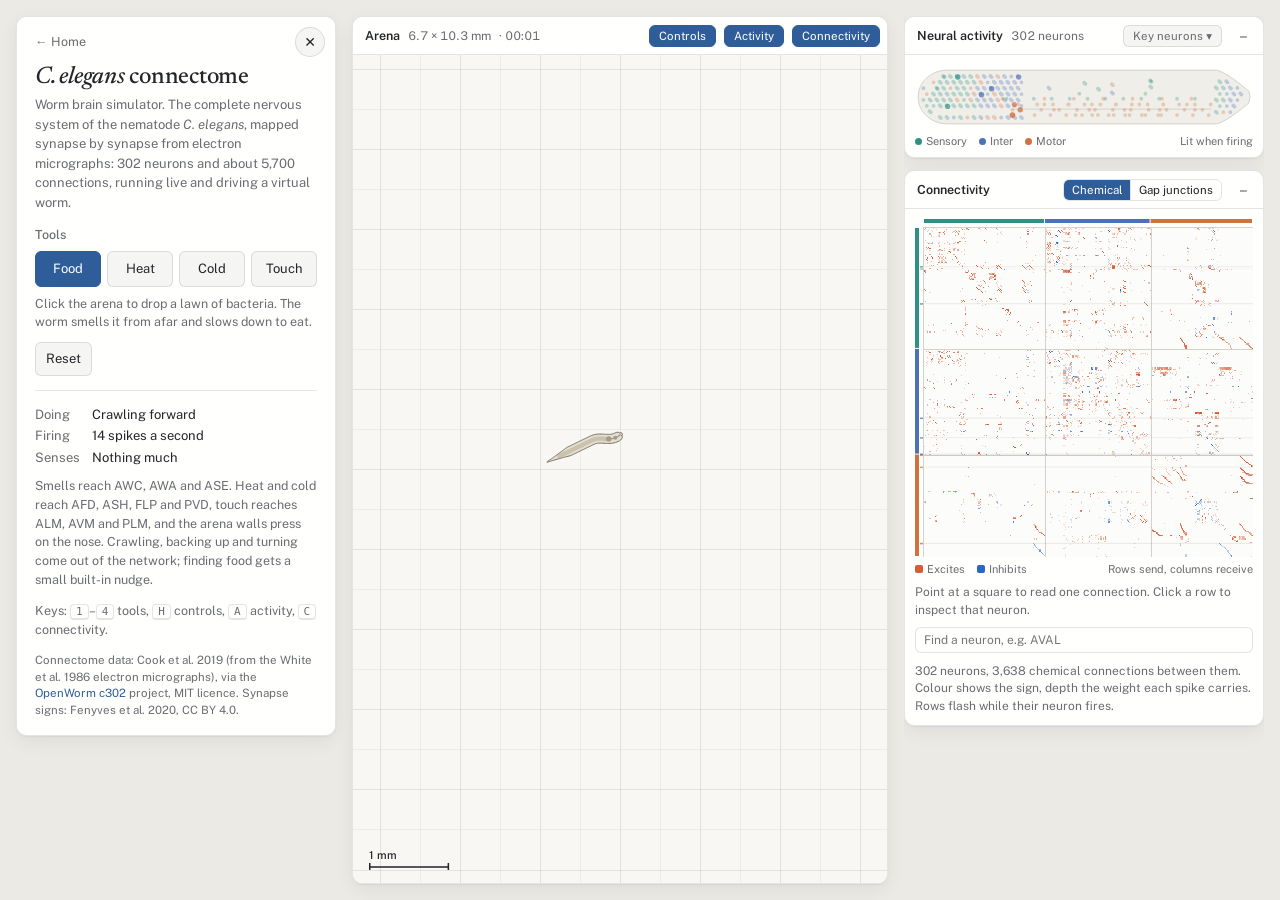
<file: playground/worm.html>
<!doctype html>
<html lang="en">
<head>
<meta charset="utf-8">
<meta name="viewport" content="width=device-width, initial-scale=1, viewport-fit=cover">
<title>C. elegans connectome · worm brain simulator</title>
<script>/* same light/dark choice as the rest of the site (?theme=dark|light overrides it) */ try { const t = new URLSearchParams(location.search).get("theme") || localStorage.getItem("theme"); if (t) document.documentElement.dataset.theme = t; } catch (e) {}</script>
<link href="https://fonts.googleapis.com/css2?family=Newsreader:ital,opsz,wght@0,6..72,500;0,6..72,600;1,6..72,500&family=Public+Sans:wght@400;500;600&display=swap" rel="stylesheet">
<link rel="stylesheet" href="../assets/toy.css?v=20261122k">
<!--
  Connectome data: assets/worm/connectome.json, converted from
  https://raw.githubusercontent.com/openworm/c302/49acae1570131b2592220d5d67750dee8d7ff596/c302/data/herm_full_edgelist.csv
  (OpenWorm c302, MIT License, Copyright (c) 2024 OpenWorm), which holds the adult hermaphrodite
  wiring of Cook et al. 2019, Nature 571:63-71 (a reanalysis of the White et al. 1986 electron micrographs).
  Neuron classes and transmitters: c302/data/owmeta_cache.json from the same repository.
  Pharyngeal muscles, intestine and other end organs were dropped; neurons and body wall muscles kept.
  Synapse signs (excitatory / inhibitory): Fenyves et al. 2020, PLoS Comput Biol 16(12):e1007974, S1 Data,
  https://journals.plos.org/ploscompbiol/article/file?type=supplementary&id=10.1371/journal.pcbi.1007974.s003 (CC BY 4.0).
-->
<style>
  /* light: a lab bench under a bright-field scope; dark: dark-field. The canvases read these too. */
  :root {
    --bg: #ebeae5;
    --panel: rgba(255, 255, 253, .97);
    --ink: #24252a;
    --soft: #6a6c72;
    --rule: rgba(30, 32, 40, .12);
    --accent: #2f5d9a;
    --accent-ink: #ffffff;
    --btn: rgba(30, 32, 40, .045);
    --btn-hover: rgba(30, 32, 40, .09);
    --shadow: 0 1px 2px rgba(20, 22, 30, .06), 0 6px 20px rgba(20, 22, 30, .06);
    --shadow-float: 0 12px 36px rgba(20, 22, 30, .18);
    --field: #f8f7f3;
    --grid: rgba(40, 45, 60, .05);
    --grid-major: rgba(40, 45, 60, .1);
    --trail: rgba(90, 85, 70, .24);
    --worm: #e3ded1;
    --worm-line: #7c7463;
    --gut: #cbc2ad;
    --phx: #a59a84;
    --food: rgba(205, 180, 110, .22);
    --food-edge: rgba(175, 145, 70, .45);
    --hot-rgb: 214, 96, 60;
    --cold-rgb: 60, 128, 200;
    --touch: #3d3e44;
    --sil: #efeee9;
    --sil-line: #d4d2ca;
    --c-s: #2e9184;
    --c-i: #4d72b8;
    --c-m: #d2703f;
    --mx-bg: #fcfcfa;
    --exc-rgb: 214, 92, 52;
    --inh-rgb: 40, 104, 196;
    --gap-rgb: 128, 84, 186;
  }
  :root[data-theme="dark"] {
    --bg: #111215; --panel: rgba(27, 28, 32, .97); --ink: #ebeae6; --soft: #a0a2a8; --rule: rgba(255, 255, 255, .09);
    --accent: #8fb4ec; --accent-ink: #0c1524; --btn: rgba(255, 255, 255, .05); --btn-hover: rgba(255, 255, 255, .1);
    --shadow: 0 8px 24px rgba(0, 0, 0, .3); --shadow-float: 0 14px 40px rgba(0, 0, 0, .55);
    --field: #0e1012; --grid: rgba(255, 255, 255, .035); --grid-major: rgba(255, 255, 255, .07); --trail: rgba(220, 225, 215, .16);
    --worm: #383d3a; --worm-line: #c5cec7; --gut: #4f5651; --phx: #7c867e;
    --food: rgba(210, 190, 120, .1); --food-edge: rgba(225, 205, 140, .32);
    --hot-rgb: 240, 122, 88; --cold-rgb: 104, 162, 232; --touch: #efece4;
    --sil: #23252a; --sil-line: #3a3d44; --c-s: #77cdc1; --c-i: #93b3ea; --c-m: #f0a37a;
    --mx-bg: #16171a; --exc-rgb: 240, 128, 88; --inh-rgb: 98, 156, 238; --gap-rgb: 180, 146, 236;
  }
  @media (prefers-color-scheme: dark) {
    :root:not([data-theme="light"]) {
      --bg: #111215; --panel: rgba(27, 28, 32, .97); --ink: #ebeae6; --soft: #a0a2a8; --rule: rgba(255, 255, 255, .09);
      --accent: #8fb4ec; --accent-ink: #0c1524; --btn: rgba(255, 255, 255, .05); --btn-hover: rgba(255, 255, 255, .1);
      --shadow: 0 8px 24px rgba(0, 0, 0, .3); --shadow-float: 0 14px 40px rgba(0, 0, 0, .55);
      --field: #0e1012; --grid: rgba(255, 255, 255, .035); --grid-major: rgba(255, 255, 255, .07); --trail: rgba(220, 225, 215, .16);
      --worm: #383d3a; --worm-line: #c5cec7; --gut: #4f5651; --phx: #7c867e;
      --food: rgba(210, 190, 120, .1); --food-edge: rgba(225, 205, 140, .32);
      --hot-rgb: 240, 122, 88; --cold-rgb: 104, 162, 232; --touch: #efece4;
      --sil: #23252a; --sil-line: #3a3d44; --c-s: #77cdc1; --c-i: #93b3ea; --c-m: #f0a37a;
      --mx-bg: #16171a; --exc-rgb: 240, 128, 88; --inh-rgb: 98, 156, 238; --gap-rgb: 180, 146, 236;
    }
  }
  html, body { background: var(--bg); }
  button { background: var(--btn); }
  button:not(.on):hover { background: var(--btn-hover); }
  [hidden] { display: none !important; }

  /* ---------- layout: controls (left) · arena (middle) · activity and connectivity (right) ---------- */
  #stage { position: fixed; top: 16px; bottom: 16px; left: 16px; right: 16px; display: flex; }
  body.panel-docked #stage { left: 352px; }
  body.side-docked #stage { right: 392px; }
  .panel { padding-top: 14px; box-shadow: var(--shadow); }
  body:not(.panel-docked) .panel { box-shadow: var(--shadow-float); }
  .panel h1 i { font-style: italic; }
  .panel .close {
    position: absolute; top: 10px; right: 10px; width: 30px; height: 30px; padding: 0;
    font-size: 14px; line-height: 1; border-radius: 50%;
  }
  #side {
    position: fixed; top: 16px; right: 16px; bottom: 16px; width: 360px; z-index: 9;
    display: flex; flex-direction: column; gap: 12px; overflow-y: auto; scrollbar-width: none; pointer-events: none;
  }
  #side::-webkit-scrollbar { display: none; }
  #side > * { pointer-events: auto; }
  body:not(.side-docked) #side .win { box-shadow: var(--shadow-float); }

  /* ---------- windows ---------- */
  .win { background: var(--panel); border: 1px solid var(--rule); border-radius: 10px; box-shadow: var(--shadow); display: flex; flex-direction: column; min-height: 0; flex: none; }
  .win-bar { display: flex; align-items: center; gap: 8px; min-height: 38px; padding: 0 7px 0 12px; border-bottom: 1px solid var(--rule); font-size: 12px; color: var(--soft); user-select: none; }
  .win-bar .ttl { color: var(--ink); font-weight: 600; font-size: 12.5px; white-space: nowrap; }
  .win-bar .meta { white-space: nowrap; overflow: hidden; text-overflow: ellipsis; font-variant-numeric: tabular-nums; }
  .win-bar .sp { flex: 1; }
  .win-bar button { font-size: 11.5px; padding: 3px 9px; border-radius: 6px; white-space: nowrap; }
  .win-bar .x { width: 26px; height: 26px; padding: 0; border: 0; background: none; color: var(--soft); font-size: 16px; line-height: 1; }
  .win-bar .x:hover { color: var(--ink); }
  .win-body { padding: 10px; }
  .seg { display: inline-flex; border: 1px solid var(--rule); border-radius: 6px; overflow: hidden; }
  .seg button { border: 0; border-radius: 0; padding: 3px 8px; background: none; }
  .seg button + button { border-left: 1px solid var(--rule); }
  .seg button.on { background: var(--accent); color: var(--accent-ink); }

  #arenaWin { flex: 1; min-width: 0; }
  #arenaBody { position: relative; flex: 1; min-height: 0; overflow: hidden; border-radius: 0 0 9px 9px; }
  #arena { position: absolute; left: 0; top: 0; display: block; touch-action: none; cursor: crosshair; }

  /* ---------- controls ---------- */
  .tools { display: grid; grid-template-columns: repeat(4, 1fr); gap: 6px; }
  .tools button { padding: 7px 4px; }
  .credit { color: var(--soft); font-size: 11.5px; line-height: 1.45; margin: 12px 0 0; }

  /* ---------- neural activity ---------- */
  #brain canvas { display: block; }
  #keysBtn { color: var(--soft); }
  #keysBtn::after { content: " ▾"; }
  #brain.keys-open #keysBtn::after { content: " ▴"; }
  #brain .keys { display: none; margin-top: 8px; padding-top: 6px; border-top: 1px solid var(--rule); }
  #brain.keys-open .keys { display: block; }
  #brain .keys .cap { font-size: 11px; color: var(--soft); margin: 0 0 3px; }
  .klist { position: relative; }
  .krow { display: grid; grid-template-columns: 7px 38px minmax(0, 1fr) 112px; column-gap: 6px; align-items: center; height: 20px; padding-left: 3px; border-radius: 4px; font-size: 11.5px; cursor: default; user-select: none; }
  .krow i { width: 7px; height: 7px; border-radius: 50%; }
  .krow b { color: var(--ink); font-weight: 600; white-space: nowrap; }
  .krow span { color: var(--soft); font-size: 11px; white-space: nowrap; overflow: hidden; text-overflow: ellipsis; }
  .krow.on { background: var(--btn-hover); }
  #brain #keyCv { position: absolute; right: 0; top: 0; pointer-events: none; margin: 0; }
  .legend { display: flex; flex-wrap: wrap; gap: 4px 12px; font-size: 11px; color: var(--soft); margin-top: 6px; }
  .legend i { display: inline-block; width: 7px; height: 7px; border-radius: 50%; margin-right: 4px; }
  .legend .note { margin-left: auto; }
  .mx-legend i { border-radius: 2px; width: 8px; height: 8px; }

  /* ---------- connectivity ---------- */
  #mxCv { display: block; cursor: crosshair; touch-action: none; }
  .mx-info { font-size: 12px; color: var(--soft); margin: 8px 0 8px; min-height: 36px; line-height: 1.5; }
  .mx-info b { color: var(--ink); font-weight: 600; }
  #mxFind { font-size: 12px; padding: 5px 8px; }
  #mxDetail { margin-top: 10px; font-size: 12px; line-height: 1.45; }
  .mx-sum { color: var(--soft); margin: 0; }
  .nhead { display: flex; align-items: baseline; gap: 8px; }
  .nhead b { font-size: 14px; font-weight: 600; }
  .nhead span { color: var(--soft); flex: 1; }
  .nhead button { border: 0; background: none; color: var(--soft); padding: 0 4px; font-size: 12px; }
  .ndesc { color: var(--soft); margin: 3px 0 0; }
  .lists { display: grid; grid-template-columns: 1fr 1fr; gap: 14px; margin-top: 10px; }
  .lists h4 { margin: 0 0 3px; font-size: 11.5px; font-weight: 500; color: var(--soft); }
  .lrow { display: grid; grid-template-columns: 46px 1fr 20px; align-items: center; gap: 6px; height: 19px; }
  .lrow button, .lrow .nm { font-size: 11.5px; font-weight: 600; padding: 0; border: 0; background: none; color: var(--ink); text-align: left; white-space: nowrap; }
  .lrow button:hover { color: var(--accent); background: none; }
  .lrow .nm { color: var(--soft); font-weight: 500; }
  .lrow .bar { height: 6px; border-radius: 3px; background: var(--btn); overflow: hidden; }
  .lrow .bar i { display: block; height: 100%; border-radius: 3px; }
  .lrow .n { font-size: 11px; color: var(--soft); text-align: right; font-variant-numeric: tabular-nums; }

  @media (max-width: 1199px) {
    #side { justify-content: flex-start; }
  }
  @media (max-width: 759px) {
    #stage { top: max(12px, env(safe-area-inset-top)); left: 12px; right: 12px; bottom: max(12px, env(safe-area-inset-bottom)); }
    #side { top: auto; left: 12px; right: 12px; bottom: max(12px, env(safe-area-inset-bottom)); width: auto; max-height: 50vh; }
    #arenaSize { display: none; }
    .win-bar button { padding: 3px 7px; }
  }
</style>
</head>
<body>
<div id="stage">
  <section class="win" id="arenaWin" aria-label="Arena">
    <div class="win-bar">
      <span class="ttl">Arena</span><span class="meta" id="arenaSize"></span><span class="meta" id="arenaClock"></span>
      <span class="sp"></span>
      <button id="tgPanel" title="Controls (H)">Controls</button><button id="tgBrain" title="Neural activity (A)">Activity</button><button id="tgConn" title="Connectivity matrix (C)">Connectivity</button>
    </div>
    <div id="arenaBody"><canvas id="arena" aria-label="The worm in its arena. Click to place food, heat, cold, or to touch."></canvas></div>
  </section>
</div>

<div class="panel hidden" id="panel">
  <button class="close" id="closePanel" aria-label="Close controls" title="Close (H)">✕</button>
  <a class="back" href="../index.html">← Home</a>
  <h1><i>C. elegans</i> connectome</h1>
  <p class="sub">Worm brain simulator. The complete nervous system of the nematode <i>C. elegans</i>, mapped synapse by synapse from electron micrographs: 302 neurons and about 5,700 connections, running live and driving a virtual worm.</p>

  <label>tools</label>
  <div class="tools" id="tools">
    <button data-tool="food" class="on">food</button>
    <button data-tool="heat">heat</button>
    <button data-tool="cold">cold</button>
    <button data-tool="touch">touch</button>
  </div>
  <p class="hint" id="toolHint" style="margin:8px 0 0"></p>
  <div class="row" style="margin-top:10px">
    <button id="reset">reset</button>
  </div>

  <hr>
  <div class="kv">
    <span>Doing</span><span id="stDoing">-</span>
    <span>Firing</span><span id="stFiring">-</span>
    <span>Senses</span><span id="stSense">-</span>
  </div>
  <p class="hint" style="margin-top:10px">Smells reach AWC, AWA and ASE. Heat and cold reach AFD, ASH, FLP and PVD, touch reaches ALM, AVM and PLM, and the arena walls press on the nose. Crawling, backing up and turning come out of the network; finding food gets a small built-in nudge.</p>
  <p class="hint" style="margin-top:6px">Keys: <kbd>1</kbd>–<kbd>4</kbd> tools, <kbd>H</kbd> controls, <kbd>A</kbd> activity, <kbd>C</kbd> connectivity.</p>
  <p class="credit">Connectome data: Cook et al. 2019 (from the White et al. 1986 electron micrographs), via the <a href="https://github.com/openworm/c302" target="_blank" rel="noopener noreferrer">OpenWorm c302</a> project, MIT licence. Synapse signs: Fenyves et al. 2020, CC BY 4.0.</p>
</div>

<div id="side">
  <section class="win" id="brain" aria-label="Neural activity">
    <div class="win-bar">
      <span class="ttl">Neural activity</span><span class="meta" id="brainInfo"></span><span class="sp"></span>
      <button id="keysBtn" aria-expanded="false" aria-controls="keys">Key neurons</button>
      <button class="x" id="brainHide" title="Hide (A)" aria-label="Hide neural activity">–</button>
    </div>
    <div class="win-body" id="brainBody">
      <canvas id="brainCv" aria-label="Map of the worm's neurons, head on the left"></canvas>
      <div class="legend"><span><i style="background:var(--c-s)"></i>Sensory</span><span><i style="background:var(--c-i)"></i>Inter</span><span><i style="background:var(--c-m)"></i>Motor</span><span class="note">Lit when firing</span></div>
      <div class="keys" id="keys">
        <p class="cap">Voltage over the last 7 s, ticks are spikes. Point at a row to find it on the map.</p>
        <div class="klist" id="klist"><canvas id="keyCv"></canvas></div>
      </div>
    </div>
  </section>

  <section class="win" id="conn" aria-label="Connectivity">
    <div class="win-bar">
      <span class="ttl">Connectivity</span><span class="sp"></span>
      <span class="seg" role="group" aria-label="Connection type"><button data-mode="chem" class="on" title="Chemical synapses, one way">Chemical</button><button data-mode="gap" title="Gap junctions (electrical synapses), both ways">Gap junctions</button></span>
      <button class="x" id="connHide" title="Hide (C)" aria-label="Hide connectivity">–</button>
    </div>
    <div class="win-body" id="connBody">
      <canvas id="mxCv" aria-label="Connectivity matrix: rows send, columns receive"></canvas>
      <div class="legend mx-legend" id="mxLegend"></div>
      <p class="mx-info" id="mxInfo"></p>
      <input type="text" id="mxFind" list="mxNames" placeholder="Find a neuron, e.g. AVAL" autocomplete="off" spellcheck="false" aria-label="Find a neuron">
      <datalist id="mxNames"></datalist>
      <div id="mxDetail"></div>
    </div>
  </section>
</div>

<script>
"use strict";
// ===================================================================
//  constants (world units: the worm is L = 0.3 long, which is 1 mm; the arena's shorter half-side is 1)
// ===================================================================
const DT = 1 / 60;          // body step
const NET_EVERY = 2;        // network steps at 30 Hz
let AX = 1.4, AY = 1;      // arena half-width and half-height, set by the window's shape
const L = 0.3;              // body length
const SEG = 24;             // body segments, one per row of body wall muscles
const SEGLEN = L / SEG;
const HALFW = L * 0.04;     // max half width (a little plumper than life)
const V0 = 0.42 * L;        // crawling speed, body lengths per second
const WAVE = 0.62 * L;      // undulation wavelength along the track
const AMP = 0.52;           // head sweep, radians
const clamp = (v, a, b) => Math.max(a, Math.min(b, v));
const lerp = (a, b, t) => a + (b - a) * t;
const gauss = () => (Math.random() + Math.random() + Math.random() + Math.random() - 2) * 1.2247;

// ===================================================================
//  neural network: leaky integrate-and-fire over the real wiring
// ===================================================================
// Each neuron integrates input on every network tick (30 Hz) and fires when it crosses threshold.
// Chemical synapse strength = synapse count from the EM reconstruction, normalised by the target's
// total input (to the power P.inExp) so that hub neurons with hundreds of inputs do not saturate.
// Sign of each neuron-to-neuron synapse: the polarity predicted from transmitter and receptor
// expression by Fenyves et al. 2020 (excitatory or inhibitory). Where they made no prediction,
// or found mixed receptors, we fall back to the transmitter: GABA inhibits, the rest excites
// (mixed ones at reduced strength). Neuromuscular junctions: GABA relaxes, acetylcholine contracts.
// Gap junctions pull the membrane potentials of coupled cells together.
// Spikes raise a neuron's threshold for a moment (adaptation), which keeps the network from
// locking into all-on activity. Background noise makes it fire spontaneously, as real worms do.
// Body wall muscles are leaky integrators of their motor neuron input (no spikes).
const P = { gc: 0.85, inExp: 0.62, gg: 0.35, leak: 0.8, theta: 1, noise: 0.33, gm: 0.55, mleak: 0.72,
            adapt: 0.6, adaptDecay: 0.85, reset: -0.3, mixed: 0.5,
            eps: 0.05, kinesis: 3, taxis: 0.5, lawnIn: 0.2, revOn: 0.35, revOff: 0.05, touchAmp: 1.3, touchDur: 1.2 };
const net = {};
// One deliberate exception to the predicted signs: in the touch circuit, laser ablation and
// modelling work (Chalfie et al. 1985; Wicks, Roehrig & Rankin 1996) show that the anterior touch
// cells ALM and AVM suppress the forward command cells AVB and PVC, while expression data predict
// excitation. We use the functional sign for those few synapses, so a poke on the head reads as one.
const TOUCH_SIGNS = {};
for (const a of ["ALML", "ALMR", "AVM"]) for (const b of ["AVBL", "AVBR", "PVCL", "PVCR"]) TOUCH_SIGNS[a + ">" + b] = -1;
// Between the forward (AVB, PVC) and backward (AVA, AVD, AVE) command cells the expression data
// are ambiguous (mixed receptors or no prediction). Their activity is anti-correlated in living
// worms (e.g. Kato et al. 2015), so for those ambiguous synapses we choose inhibition.
const FWD_CMD = ["AVBL", "AVBR", "PVCL", "PVCR"], BWD_CMD = ["AVAL", "AVAR", "AVDL", "AVDR", "AVEL", "AVER"];
const opposing = (a, b) => (FWD_CMD.includes(a) && BWD_CMD.includes(b)) || (BWD_CMD.includes(a) && FWD_CMD.includes(b));

function buildNet(d) {
  const nN = d.neurons.length, nM = d.muscles.length, n = nN + nM;
  const name = d.neurons.map((x) => x[0]).concat(d.muscles);
  const grp = new Uint8Array(n), inh = new Uint8Array(n);
  d.neurons.forEach((x, i) => { grp[i] = { s: 0, i: 1, m: 2 }[x[1]]; inh[i] = x[2]; });
  for (let i = nN; i < n; i++) grp[i] = 3;
  const inW = new Float32Array(n);
  for (const [, b, w] of d.chem) inW[b] += w;
  const start = new Int32Array(n + 1);
  for (const [a] of d.chem) start[a + 1]++;
  for (let i = 0; i < n; i++) start[i + 1] += start[i];
  const pos = start.slice(), tgt = new Int32Array(d.chem.length), wt = new Float32Array(d.chem.length);
  const cnt = new Float32Array(d.chem.length), src = new Int32Array(d.chem.length);   // for the connectivity window
  for (const [a, b, w, pol] of d.chem) {
    const e = pos[a]++;
    const byNT = inh[a] ? -1 : 1;
    let sign = pol === 1 ? 1 : pol === -1 ? -1 : pol === 2 ? byNT * P.mixed : byNT;
    if ((pol === 2 || pol === 0) && opposing(name[a], name[b])) sign = -1;
    const ov = TOUCH_SIGNS[name[a] + ">" + name[b]];
    tgt[e] = b; cnt[e] = w; src[e] = a; wt[e] = (ov || sign) * w / Math.pow(inW[b], b >= nN ? 0.5 : P.inExp);
  }
  const gTot = new Float32Array(n);
  for (const [a, b, w] of d.gap) { gTot[a] += w; gTot[b] += w; }
  const gA = new Int32Array(d.gap.length), gB = new Int32Array(d.gap.length), gW = new Float32Array(d.gap.length), gC = new Float32Array(d.gap.length);
  d.gap.forEach(([a, b, w], k) => { gA[k] = a; gB[k] = b; gW[k] = w / Math.max(gTot[a], gTot[b]); gC[k] = w; });
  const idx = {}; name.forEach((s, i) => idx[s] = i);
  Object.assign(net, {
    nN, nM, n, name, grp, inh, idx, start, tgt, wt, cnt, src, gA, gB, gW, gC, nt: d.neurons.map((x) => x[3] || ""),
    V: new Float32Array(n), I: new Float32Array(n), ext: new Float32Array(n), A: new Float32Array(n),
    spk: new Uint8Array(n), tr: new Float32Array(n), glow: new Float32Array(n),
    chemCount: d.chem.length, gapCount: d.gap.length, synapses: d.chem.reduce((s, e) => s + e[2], 0),
  });
}

function netTick() {
  const { nN, n, start, tgt, wt, gA, gB, gW, V, I, ext, spk, tr, glow, A } = net;
  I.fill(0);
  for (let j = 0; j < nN; j++) if (spk[j]) for (let e = start[j]; e < start[j + 1]; e++) I[tgt[e]] += wt[e];
  for (let k = 0; k < gA.length; k++) {
    const a = gA[k], b = gB[k];
    if (b >= nN) continue;                                  // muscle-muscle coupling handled below
    const d = (V[b] - V[a]) * gW[k] * P.gg;
    I[a] += d; I[b] -= d;
  }
  let firing = 0;
  for (let i = 0; i < nN; i++) {
    let v = V[i] * P.leak + P.gc * I[i] + ext[i] + P.noise * gauss();
    A[i] *= P.adaptDecay;
    if (v > P.theta + A[i]) { spk[i] = 1; v = P.reset; A[i] += P.adapt; firing++; } else spk[i] = 0;
    V[i] = Math.max(-1, v);
    tr[i] += (spk[i] - tr[i]) * 0.15;
    glow[i] = Math.max(glow[i] * 0.86, spk[i]);
  }
  for (let i = nN; i < n; i++) {                            // muscles
    const m = clamp(V[i] * P.mleak + P.gm * I[i], 0, 1.5);
    V[i] = m; tr[i] = m; glow[i] = m;
  }
  net.firing = firing;
}

const ids = (...names) => names.flatMap((s) => {
  if (net.idx[s] !== undefined) return [net.idx[s]];
  return net.name.map((x, i) => (x.startsWith(s) ? i : -1)).filter((i) => i >= 0 && i < net.nN);
});
const meanTr = (list) => { let s = 0; for (const i of list) s += net.tr[i]; return s / list.length; };

// ===================================================================
//  world: food, heat and cold spots, touch pulses
// ===================================================================
const world = { food: [], temp: [], ripples: [], pulses: [], t: 0 };

function odourAt(x, y) {
  let c = 0;
  for (const f of world.food) {
    const d2 = (x - f.x) ** 2 + (y - f.y) ** 2, r = f.r * Math.sqrt(f.amt);
    // a broad plume that has diffused through the agar, plus the strong smell of the lawn itself
    c += f.amt * Math.exp(-d2 / (2 * 0.42 * 0.42));
    const d = Math.sqrt(d2), k = clamp((d - r * 0.75) / (r * 0.5), 0, 1);
    c += f.amt * 1.2 * (1 - k * k * (3 - 2 * k));
  }
  return c;
}
function lawnAt(x, y) {
  for (const f of world.food) if ((x - f.x) ** 2 + (y - f.y) ** 2 < f.r * f.r * f.amt) return f;
  return null;
}
function tempAt(x, y) {
  let t = 0;
  for (const s of world.temp) { const d2 = (x - s.x) ** 2 + (y - s.y) ** 2; t += s.sign * s.life * Math.exp(-d2 / (2 * 0.14 * 0.14)); }
  return t;   // 0 = plate temperature, +1 hot, -1 cold
}

// ===================================================================
//  body: the worm crawls in its own track (head leads, body follows the path)
// ===================================================================
const worm = {};
function resetWorm() {
  const a = Math.random() * Math.PI * 2;
  worm.path = [];
  const hx = Math.cos(a) * 0.15, hy = Math.sin(a) * 0.15, h = a + Math.PI * 0.6;
  for (let k = 0; k <= 60; k++) {
    const s = -L * 1.1 + k * (L * 1.1 / 60);
    const back = -s;
    worm.path.push({ x: hx - Math.cos(h) * back, y: hy - Math.sin(h) * back, s });
  }
  worm.sHead = 0;
  worm.heading = h; worm.tailHeading = h + Math.PI;
  worm.phase = 0; worm.mode = "fwd"; worm.modeT = 0; worm.turnSign = 1; worm.turnDur = 0;
  worm.v = 0; worm.speedF = 0.6;
  worm.ventral = Math.random() < 0.5 ? 1 : -1;   // which side he happens to lie on
  worm.F = 0; worm.B = 0; worm.dBase = 0; worm.dRel = 0; worm.asymHead = 0; worm.asymTail = 0; worm.dopa = 0;
  worm.cFast = 0; worm.cSlow = 0; worm.dc = 0; worm.tFast = 0; worm.tSlow = 0;
  worm.pts = new Array(SEG + 1).fill(0).map(() => ({ x: 0, y: 0 }));
  worm.revCount = 0; worm.wallT = 0;
  samplePts();
}

function pathAt(s) {
  const p = worm.path;
  if (s <= p[0].s) return p[0];
  let lo = 0, hi = p.length - 1;
  while (hi - lo > 1) { const m = (lo + hi) >> 1; if (p[m].s < s) lo = m; else hi = m; }
  const a = p[lo], b = p[hi], t = (s - a.s) / Math.max(1e-9, b.s - a.s);
  return { x: lerp(a.x, b.x, t), y: lerp(a.y, b.y, t) };
}
function samplePts() {
  for (let k = 0; k <= SEG; k++) { const q = pathAt(worm.sHead - k * SEGLEN); worm.pts[k].x = q.x; worm.pts[k].y = q.y; }
}
function keepIn(x, y, margin) {
  const kx = clamp(x, -AX + margin, AX - margin), ky = clamp(y, -AY + margin, AY - margin);
  return { x: kx, y: ky, hitX: kx !== x, hitY: ky !== y, hit: kx !== x || ky !== y };
}

// ===================================================================
//  senses -> sensory neurons
// ===================================================================
let S = null;   // neuron id groups, filled after the network is built
function makeGroups() {
  S = {
    on: ids("ASEL", "AWAL", "AWAR"),                       // odour increase
    off: ids("ASER", "AWCL", "AWCR"),                      // odour decrease (AWC is an OFF cell)
    lawn: ids("CEPDL", "CEPDR", "CEPVL", "CEPVR", "ADEL", "ADER", "PDEL", "PDER"),   // dopaminergic, sense bacteria mechanically
    nose: ids("ASHL", "ASHR", "FLPL", "FLPR", "OLQDL", "OLQDR", "OLQVL", "OLQVR", "IL1L", "IL1R", "IL1DL", "IL1DR", "IL1VL", "IL1VR"),
    ant: ids("ALML", "ALMR", "AVM"),
    post: ids("PLML", "PLMR", "PVM"),
    afd: ids("AFDL", "AFDR"),
    heat: ids("ASHL", "ASHR", "FLPL", "FLPR"),
    tailHeat: ids("PHCL", "PHCR"),
    cold: ids("PVDL", "PVDR"),
    fwd: ids("AVBL", "AVBR", "PVCL", "PVCR"),
    bwd: ids("AVAL", "AVAR", "AVDL", "AVDR", "AVEL", "AVER"),
    bMN: ids("VB", "DB"), aMN: ids("VA", "DA"),
    dopa: ids("CEPDL", "CEPDR", "CEPVL", "CEPVR", "ADEL", "ADER", "PDEL", "PDER"),
  };
  const row = (side, k) => net.idx[side + String(k).padStart(2, "0")];
  S.headD = [], S.headV = [], S.tailD = [], S.tailV = [];
  for (let k = 1; k <= 6; k++) { S.headD.push(row("MDL", k), row("MDR", k)); S.headV.push(row("MVL", k), row("MVR", k)); }
  for (let k = 18; k <= 24; k++) { S.tailD.push(row("MDL", k), row("MDR", k)); S.tailV.push(row("MVL", k), row("MVR", k)); }
  S.headD = S.headD.filter((x) => x !== undefined); S.headV = S.headV.filter((x) => x !== undefined);
  S.tailD = S.tailD.filter((x) => x !== undefined); S.tailV = S.tailV.filter((x) => x !== undefined);
  S.rows = [];
  for (let k = 1; k <= 24; k++) S.rows.push(["MDL", "MDR", "MVL", "MVR"].map((s) => row(s, k)));
}
const add = (list, v) => { for (const i of list) net.ext[i] += v; };

function pulse(list, amp, dur) { world.pulses.push({ list, amp, dur, t: 0 }); }

const sense = { odour: 0, lawn: false, temp: 0, wall: false };
function senseAndDrive(dtNet) {
  net.ext.fill(0);
  const head = worm.pts[0], tail = worm.pts[SEG];
  // chemosensation: the neurons respond to change over time, as the real ones do
  const c = odourAt(head.x, head.y);
  worm.cFast += (c - worm.cFast) * 0.25;
  worm.cSlow += (c - worm.cSlow) * 0.04;
  const dc = (worm.cFast - worm.cSlow) / (worm.cSlow + 0.05);
  worm.dc = dc;
  add(S.on, clamp(dc * 6, 0, 0.6));
  add(S.off, clamp(-dc * 6, 0, 0.6));
  const lawn = lawnAt(head.x, head.y);
  if (lawn) add(S.lawn, P.lawnIn);
  // temperature
  const t = tempAt(head.x, head.y), tt = tempAt(tail.x, tail.y);
  worm.tFast += (t - worm.tFast) * 0.25; worm.tSlow += (t - worm.tSlow) * 0.05;
  add(S.afd, clamp(Math.abs(worm.tFast - worm.tSlow) * 5, 0, 0.5));
  if (t > 0.25) add(S.heat, clamp((t - 0.25) * 1.2, 0, 0.7));
  if (tt > 0.3) add(S.tailHeat, clamp((tt - 0.3) * 1.2, 0, 0.7));
  if (t < -0.25) add(S.cold, clamp((-t - 0.25) * 1.2, 0, 0.7));
  if (tt < -0.3) add(S.cold, clamp((-tt - 0.3) * 0.8, 0, 0.5));
  // nose touch at the arena wall
  const wall = Math.abs(head.x) > AX - HALFW * 2.2 || Math.abs(head.y) > AY - HALFW * 2.2;
  if (wall) add(S.nose, 0.55);
  // transient touch pulses
  for (const p of world.pulses) { p.t += dtNet; add(p.list, p.amp * Math.max(0, 1 - p.t / p.dur)); }
  world.pulses = world.pulses.filter((p) => p.t < p.dur);
  Object.assign(sense, { odour: c, lawn: !!lawn, temp: t, wall });
}

// ===================================================================
//  motor read-out: command interneurons and muscles -> locomotion
// ===================================================================
// Direction comes from the balance of the forward command cells (AVB, PVC, and the B-type motor
// neurons) against the backward ones (AVA, AVD, AVE, A-type motor neurons). Steering comes from
// the dorsal/ventral imbalance of the head muscles (the worm lies on its side, so dorsal/ventral
// bending is left/right on the plate). Speed follows motor neuron activity, damped by dopamine
// from CEP/ADE/PDE, which is released outside synapses and so is modelled as a global gain.
// What is NOT from the connectome: the undulation rhythm itself (a fixed travelling wave, the
// worm's rhythm generators are not captured by wiring alone), the size of an omega turn once one
// starts (its side comes from the network), the wall stopping the body, a cap on reversal length,
// and the food-seeking fallback described in decide().
function readout() {
  const F = meanTr(S.fwd) + 0.5 * meanTr(S.bMN);
  const B = meanTr(S.bwd) + 0.5 * meanTr(S.aMN);
  worm.F += (F - worm.F) * 0.12; worm.B += (B - worm.B) * 0.12;
  const sum = (l) => { let s = 0; for (const i of l) s += net.tr[i]; return s; };
  const hd = sum(S.headD), hv = sum(S.headV), td = sum(S.tailD), tv = sum(S.tailV);
  worm.asymHead += ((hd - hv) / (hd + hv + 0.6) - worm.asymHead) * 0.15;
  worm.asymTail += ((td - tv) / (td + tv + 0.6) - worm.asymTail) * 0.15;
  worm.dopa += (meanTr(S.dopa) - worm.dopa) * 0.05;
  const act = worm.mode === "rev" ? meanTr(S.aMN) : meanTr(S.bMN);
  worm.speedF += ((0.55 + 0.45 * Math.tanh(act * 6)) * (1 - clamp(worm.dopa * 4, 0, 0.7)) - worm.speedF) * 0.08;
}

function setMode(m) {
  worm.mode = m; worm.modeT = 0;
}

function decide() {
  // compare the forward/backward balance with its own recent average, so what matters is a
  // swing towards the backward command cells, not their absolute level
  const raw = Math.log((worm.F + P.eps) / (worm.B + P.eps));
  worm.dBase += (raw - worm.dBase) * 0.003;
  const d = raw - worm.dBase;
  worm.dRel = d;
  if (worm.mode === "fwd" || worm.mode === "turn") {
    // FALLBACK (not from the connectome): in this simple model the smell neurons reach the command
    // cells too weakly and with too ambiguous signs to steer him to food on their own. So we add the
    // two strategies real worms are known to use (Pierce-Shimomura et al. 1999; Iino & Yoshida 2009):
    // reversals come a little easier while the smell is fading and a little harder while it grows,
    // and in bodyStep a gentle bias turns the head up the odour gradient. Everything else is the network.
    const kin = clamp(worm.dc * P.kinesis, -0.6, 0.6);
    if (worm.modeT > 0.6 && d < -P.revOn * (1 + kin)) {
      setMode("rev"); worm.revCount++;
      const tailPt = worm.pts[SEG], mid = worm.pts[SEG - 6];
      worm.tailHeading = Math.atan2(tailPt.y - mid.y, tailPt.x - mid.x);
    } else if (worm.mode === "turn" && worm.modeT > worm.turnDur) setMode("fwd");
  } else if (worm.mode === "rev") {
    if ((worm.modeT > 0.7 && d > -P.revOff) || worm.modeT > 7) {
      const long = worm.modeT > 1.4;
      const h = worm.pts[0], m = worm.pts[6];
      worm.heading = Math.atan2(h.y - m.y, h.x - m.x);
      // side of the turn: the network's head muscle imbalance; ventral if it has no opinion
      const side = Math.abs(worm.asymHead) > 0.04 ? Math.sign(worm.asymHead) * -worm.ventral : worm.ventral;
      worm.turnSign = side;
      worm.turnDur = long ? 1.3 + Math.random() * 0.8 : 0.4 + Math.random() * 0.4;
      setMode("turn");
    }
  }
}

function bodyStep(dt) {
  worm.modeT += dt;
  const dorsal = -worm.ventral;
  if (worm.mode !== "rev") {
    const v = V0 * worm.speedF * (worm.mode === "turn" ? 0.8 : 1);
    worm.v = v;
    let steer = worm.asymHead * dorsal * 2.4;
    // FALLBACK weathervane bias towards food, see decide()
    if (world.food.length && worm.mode === "fwd") {
      const hp = worm.pts[0], e = 0.02, c0 = odourAt(hp.x, hp.y);
      const gx = (odourAt(hp.x + e, hp.y) - c0) / e, gy = (odourAt(hp.x, hp.y + e) - c0) / e;
      const lat = (-Math.sin(worm.heading) * gx + Math.cos(worm.heading) * gy) / (c0 + 0.1);
      steer += clamp(lat * P.taxis, -0.8, 0.8);
    }
    if (worm.mode === "turn") steer += worm.turnSign * (worm.turnDur > 1 ? 2.4 : 1.4);
    worm.heading += steer * dt;
    const ds = v * dt;
    worm.phase += (Math.PI * 2 * ds) / WAVE;
    const amp = AMP * (worm.mode === "turn" ? 0.5 : 1);
    const dir = worm.heading + amp * Math.sin(worm.phase);
    const h = worm.path[worm.path.length - 1];
    const np = keepIn(h.x + Math.cos(dir) * ds, h.y + Math.sin(dir) * ds, HALFW * 1.6);
    if (np.hit) {   // sliding along the wall: the heading follows the wall, and turns out of a corner
      const da = (a) => Math.abs(Math.atan2(Math.sin(a - worm.heading), Math.cos(a - worm.heading)));
      const tang = np.hitX ? Math.PI / 2 : 0;
      const target = np.hitX && np.hitY ? Math.atan2(-np.y, -np.x) : da(tang) < da(tang + Math.PI) ? tang : tang + Math.PI;
      worm.heading += Math.atan2(Math.sin(target - worm.heading), Math.cos(target - worm.heading)) * 0.05;
    }
    const step = Math.hypot(np.x - h.x, np.y - h.y);
    worm.sHead = h.s + step;
    worm.path.push({ x: np.x, y: np.y, s: worm.sHead });
    const sMin = worm.sHead - L - SEGLEN * 2;
    let cut = 0;
    while (cut < worm.path.length - 2 && worm.path[cut + 1].s < sMin) cut++;
    if (cut) worm.path.splice(0, cut);
  } else {
    const v = V0 * worm.speedF * 1.1;
    worm.v = -v;
    const ds = v * dt;
    worm.phase -= (Math.PI * 2 * ds) / WAVE;
    worm.tailHeading += worm.asymTail * worm.ventral * 1.5 * dt;
    worm.sHead -= ds;
    while (worm.path.length > 2 && worm.path[worm.path.length - 2].s > worm.sHead) worm.path.pop();
    const last = worm.path[worm.path.length - 1];
    if (last.s > worm.sHead) {
      const q = pathAt(worm.sHead);
      last.x = q.x; last.y = q.y; last.s = worm.sHead;
    }
    // extend the track behind the tail
    const need = worm.sHead - L - SEGLEN;
    let guard = 0;
    while (worm.path[0].s > need && guard++ < 20) {
      const t0 = worm.path[0];
      const dir = worm.tailHeading - AMP * 0.8 * Math.sin(worm.phase);
      const st = Math.min(ds + 1e-4, t0.s - need + 1e-5);
      const np = keepIn(t0.x + Math.cos(dir) * st, t0.y + Math.sin(dir) * st, HALFW * 1.6);
      if (np.hit) worm.tailHeading += 0.05 * worm.turnSign;
      const real = Math.max(1e-5, Math.hypot(np.x - t0.x, np.y - t0.y));
      worm.path.unshift({ x: np.x, y: np.y, s: t0.s - real });
    }
  }
  samplePts();
}

// eating: food under the nose slowly runs out
function eat(dt) {
  const f = lawnAt(worm.pts[0].x, worm.pts[0].y);
  if (f) f.amt = Math.max(0, f.amt - dt * 0.0035);
  world.food = world.food.filter((f) => f.amt > 0.04);
  for (const s of world.temp) s.life = Math.max(0, s.life - dt / 60);
  world.temp = world.temp.filter((s) => s.life > 0.02);
}

let stepN = 0;
function step(dt) {
  world.t += dt;
  if (stepN++ % NET_EVERY === 0) {
    senseAndDrive(dt * NET_EVERY);
    netTick();
    readout();
    decide();
  }
  bodyStep(dt);
  eat(dt);
  trackStep();
  for (const r of world.ripples) r.t += dt;
  world.ripples = world.ripples.filter((r) => r.t < 1.2);
}
function simulate(seconds) { const n = Math.round(seconds / DT); for (let i = 0; i < n; i++) step(DT); }

// ===================================================================
//  interaction
// ===================================================================
let tool = "food";
function act(x, y) {
  if (Math.abs(x) > AX - 0.02 || Math.abs(y) > AY - 0.02) return;
  if (tool === "food") {
    world.food.push({ x, y, amt: 1, r: 0.14, seed: Math.random() * 1000 });
    if (world.food.length > 8) world.food.shift();
  } else if (tool === "heat" || tool === "cold") {
    world.temp.push({ x, y, sign: tool === "heat" ? 1 : -1, life: 1, seed: Math.random() * 1000 });
    if (world.temp.length > 6) world.temp.shift();
  } else if (tool === "touch") {
    touchAt(x, y);
  }
}
function touchAt(x, y) {
  world.ripples.push({ x, y, t: 0 });
  let best = 1e9, k = 0;
  worm.pts.forEach((p, i) => { const d = Math.hypot(p.x - x, p.y - y); if (d < best) { best = d; k = i; } });
  if (best < HALFW * 5) {
    // touched the body: anterior half -> ALM/AVM, posterior -> PLM/PVM
    if (k < SEG * 0.45) pulse(S.ant, P.touchAmp, P.touchDur);
    else if (k > SEG * 0.55) pulse(S.post, P.touchAmp, P.touchDur);
    else { pulse(S.ant, P.touchAmp * 0.7, P.touchDur); pulse(S.post, P.touchAmp * 0.7, P.touchDur); }
    return k < SEG * 0.45 ? "anterior" : k > SEG * 0.55 ? "posterior" : "middle";
  }
  // tapped the floor: a weaker push to all the touch cells
  const a = P.touchAmp * 0.8 * clamp(1 - best / 0.8, 0.3, 1);
  pulse(S.ant, a, P.touchDur * 0.8); pulse(S.post, a * 0.8, P.touchDur * 0.8);
  return "plate";
}


// ===================================================================
//  rendering: the arena window; colours come from the CSS theme variables
// ===================================================================
const cv = document.getElementById("arena"), ctx = cv.getContext("2d");
const arenaBody = document.getElementById("arenaBody");
let W = 0, H = 0, DPR = 1, cx = 0, cy = 0, sc = 1;
let bgCanvas = null;
const MM = L;                // an adult worm is about 1 mm long, which sets the scale
const DRAW_HALFW = 0.017;    // drawn body half width, a little plumper than life so it reads (drawing only)
const trackCv = document.createElement("canvas"), tctx = trackCv.getContext("2d");
const toScreen = (x, y) => [cx + x * sc, cy + y * sc];
const toWorld = (px, py) => [(px - cx) / sc, (py - cy) / sc];
const TAU = Math.PI * 2;
const UI_FONT = "'Public Sans', 'Helvetica Neue', Arial, sans-serif";

let PAL = {};
const rgbList = (s) => s.split(",").map(Number);
const hexRgb = (h) => { h = h.replace("#", ""); if (h.length === 3) h = h.replace(/./g, "$&$&"); const n = parseInt(h, 16); return [(n >> 16) & 255, (n >> 8) & 255, n & 255]; };
function readTheme() {
  const cs = getComputedStyle(document.documentElement), v = (k) => cs.getPropertyValue(k).trim();
  PAL = {
    field: v("--field"), grid: v("--grid"), gridMajor: v("--grid-major"), soft: v("--soft"), ink: v("--ink"), trail: v("--trail"),
    worm: v("--worm"), wormLine: v("--worm-line"), gut: v("--gut"), phx: v("--phx"),
    food: v("--food"), foodEdge: v("--food-edge"), hot: v("--hot-rgb"), cold: v("--cold-rgb"), touch: v("--touch"),
    sil: v("--sil"), silLine: v("--sil-line"), grp: [v("--c-s"), v("--c-i"), v("--c-m")],
    mxBg: hexRgb(v("--mx-bg")), exc: v("--exc-rgb"), inh: v("--inh-rgb"), gap: v("--gap-rgb"),
  };
}

const arenaSize = document.getElementById("arenaSize"), arenaClock = document.getElementById("arenaClock");
// the world fills the window: its shorter half-side is 1, the longer one follows the window's shape
function sizeArena() {
  DPR = Math.min(2, window.devicePixelRatio || 1);
  const w = Math.max(1, arenaBody.clientWidth), h = Math.max(1, arenaBody.clientHeight);
  if (w === W && h === H && cv.width === Math.round(w * DPR)) return;
  W = w; H = h;
  cv.width = Math.round(W * DPR); cv.height = Math.round(H * DPR);
  cv.style.width = W + "px"; cv.style.height = H + "px";
  sc = Math.min(W, H) / 2; cx = W / 2; cy = H / 2;
  AX = W / 2 / sc; AY = H / 2 / sc;
  // whatever ended up outside a smaller window comes back inside
  for (const o of world.food.concat(world.temp)) { o.x = clamp(o.x, -AX + 0.05, AX - 0.05); o.y = clamp(o.y, -AY + 0.05, AY - 0.05); }
  trackCv.width = cv.width; trackCv.height = cv.height; trackPrev = null;
  tctx.setTransform(DPR, 0, 0, DPR, 0, 0);
  buildBackground();
  arenaSize.textContent = `${(2 * AX / MM).toFixed(1)} × ${(2 * AY / MM).toFixed(1)} mm`;
}

// the empty arena: a flat field with a fine millimetre grid and a scale bar
function buildBackground() {
  if (!W) return;
  bgCanvas = document.createElement("canvas");
  bgCanvas.width = cv.width; bgCanvas.height = cv.height;
  const g = bgCanvas.getContext("2d");
  g.scale(DPR, DPR);
  g.fillStyle = PAL.field; g.fillRect(0, 0, W, H);
  const step = (MM / 2) * sc;   // a line every 0.5 mm, a stronger one every millimetre
  for (const major of [false, true]) {
    g.beginPath();
    for (let k = Math.ceil(-cx / step); k <= Math.floor((W - cx) / step); k++) {
      if ((k % 2 === 0) !== major) continue;
      const x = Math.round(cx + k * step) + 0.5; g.moveTo(x, 0); g.lineTo(x, H);
    }
    for (let k = Math.ceil(-cy / step); k <= Math.floor((H - cy) / step); k++) {
      if ((k % 2 === 0) !== major) continue;
      const y = Math.round(cy + k * step) + 0.5; g.moveTo(0, y); g.lineTo(W, y);
    }
    g.lineWidth = 1; g.strokeStyle = major ? PAL.gridMajor : PAL.grid; g.stroke();
  }
  const bl = MM * sc, x0 = 16, y0 = H - 16;
  g.strokeStyle = PAL.ink; g.lineWidth = 1.5; g.lineCap = "butt";
  g.beginPath(); g.moveTo(x0, y0); g.lineTo(x0 + bl, y0); g.moveTo(x0 + 0.75, y0 - 4); g.lineTo(x0 + 0.75, y0 + 3); g.moveTo(x0 + bl - 0.75, y0 - 4); g.lineTo(x0 + bl - 0.75, y0 + 3); g.stroke();
  g.fillStyle = PAL.ink; g.font = `500 11px ${UI_FONT}`; g.textBaseline = "bottom"; g.fillText("1 mm", x0, y0 - 6);
}

// a thin line along the track the nose has taken, fading slowly
let trackPrev = null, trackFade = 0;
function trackStep() {
  if (!W) return;
  const [x, y] = toScreen(worm.pts[0].x, worm.pts[0].y);
  if (!trackPrev) trackPrev = [x, y];
  const d = Math.hypot(x - trackPrev[0], y - trackPrev[1]);
  if (d > 2) {
    if (d < 30) {
      tctx.strokeStyle = PAL.trail; tctx.lineWidth = 1; tctx.lineCap = "round";
      tctx.beginPath(); tctx.moveTo(trackPrev[0], trackPrev[1]); tctx.lineTo(x, y); tctx.stroke();
    }
    trackPrev = [x, y];
  }
  trackFade += DT;
  if (trackFade > 1.5) {
    trackFade = 0;
    tctx.globalCompositeOperation = "destination-out"; tctx.fillStyle = "rgba(0,0,0,.05)";
    tctx.fillRect(0, 0, W, H); tctx.globalCompositeOperation = "source-over";
  }
}

function disc(g, x, y, r) { g.beginPath(); g.arc(x, y, Math.max(0, r), 0, TAU); }

// food: a lawn of E. coli OP50, the standard lab food, thickest at its rim as real lawns are
function drawFood(g) {
  g.font = `500 10px ${UI_FONT}`; g.textBaseline = "middle"; g.textAlign = "left";
  for (const f of world.food) {
    const [x, y] = toScreen(f.x, f.y), rad = f.r * Math.sqrt(f.amt) * sc;
    disc(g, x, y, rad); g.fillStyle = PAL.food; g.fill();
    g.lineWidth = Math.max(1.2, rad * 0.07); g.strokeStyle = PAL.foodEdge; disc(g, x, y, rad * 0.965); g.stroke();
    if (rad > 22) { g.fillStyle = PAL.soft; g.fillText("OP50", x + rad * 0.72 + 3, y + rad * 0.72 + 3); }
  }
}

// heat and cold: a soft tint where the temperature changes, a dashed isotherm where it starts to hurt
function drawTemp(g) {
  const SIG = 0.14;   // same spread as tempAt()
  for (const s of world.temp) {
    const [x, y] = toScreen(s.x, s.y), rgb = s.sign > 0 ? PAL.hot : PAL.cold, R = SIG * 3 * sc;
    const gr = g.createRadialGradient(x, y, 0, x, y, R);
    gr.addColorStop(0, `rgba(${rgb},${0.3 * s.life})`); gr.addColorStop(0.4, `rgba(${rgb},${0.13 * s.life})`); gr.addColorStop(1, `rgba(${rgb},0)`);
    g.fillStyle = gr; disc(g, x, y, R); g.fill();
    if (s.life > 0.25) {
      g.setLineDash([4, 3]); g.lineWidth = 1; g.strokeStyle = `rgba(${rgb},.8)`;
      disc(g, x, y, SIG * Math.sqrt(2 * Math.log(s.life / 0.25)) * sc); g.stroke(); g.setLineDash([]);
    }
    const k = 5;   // a plus for heat, a minus for cold
    g.strokeStyle = `rgba(${rgb},${0.5 + 0.5 * s.life})`; g.lineWidth = 1.5; g.lineCap = "butt";
    g.beginPath(); g.moveTo(x - k, y); g.lineTo(x + k, y); if (s.sign > 0) { g.moveTo(x, y - k); g.lineTo(x, y + k); } g.stroke();
  }
}

// touch: a thin ring that spreads and fades
function drawRipples(g) {
  for (const r of world.ripples) {
    const k = r.t / 0.5; if (k >= 1) continue;
    const e = 1 - (1 - k) ** 3, [x, y] = toScreen(r.x, r.y);
    g.globalAlpha = 1 - k; g.strokeStyle = PAL.touch; g.lineWidth = 0.75 + 1.25 * (1 - k);
    disc(g, x, y, (0.02 + 0.07 * e) * sc); g.stroke();
  }
  g.globalAlpha = 1;
}

// body outline from the segment points: a smooth tube with a blunt head, tapering to a pointed tail
function bodyGeometry() {
  const P0 = worm.pts.map((p) => toScreen(p.x, p.y));
  const pts = [];
  const sub = 3;
  for (let k = 0; k < P0.length - 1; k++) {
    const p0 = P0[Math.max(0, k - 1)], p1 = P0[k], p2 = P0[k + 1], p3 = P0[Math.min(P0.length - 1, k + 2)];
    for (let j = 0; j < sub; j++) {
      const t = j / sub, t2 = t * t, t3 = t2 * t;
      pts.push([0, 1].map((c) => 0.5 * ((2 * p1[c]) + (-p0[c] + p2[c]) * t + (2 * p0[c] - 5 * p1[c] + 4 * p2[c] - p3[c]) * t2 + (-p0[c] + 3 * p1[c] - 3 * p2[c] + p3[c]) * t3)));
    }
  }
  pts.push(P0[P0.length - 1]);
  const n = pts.length, left = [], right = [], wid = [];
  for (let i = 0; i < n; i++) {
    const a = pts[Math.max(0, i - 1)], b = pts[Math.min(n - 1, i + 1)];
    let tx = b[0] - a[0], ty = b[1] - a[1]; const tl = Math.hypot(tx, ty) || 1; tx /= tl; ty /= tl;
    const u = i / (n - 1);
    const prof = u < 0.06 ? 0.35 + 0.65 * Math.sqrt(1 - (1 - u / 0.06) ** 2) : u > 0.7 ? 0.07 + 0.93 * Math.pow((1 - u) / 0.3, 1.15) : 1;
    const w = DRAW_HALFW * sc * prof;
    wid.push(w);
    left.push([pts[i][0] - ty * w, pts[i][1] + tx * w]);
    right.push([pts[i][0] + ty * w, pts[i][1] - tx * w]);
  }
  return { pts, left, right, wid, n };
}

function drawWorm(g) {
  const { pts, left, right, wid, n } = bodyGeometry();
  const W0 = DRAW_HALFW * sc;
  const outline = () => {
    g.beginPath();
    // blunt nose
    const h0 = pts[0], h1 = pts[1], hl = Math.hypot(h0[0] - h1[0], h0[1] - h1[1]) || 1;
    const ah = Math.atan2(-(h0[0] - h1[0]) / hl, (h0[1] - h1[1]) / hl);
    g.moveTo(...right[0]); g.arc(h0[0], h0[1], wid[0], ah + Math.PI, ah, true);
    for (let i = 1; i < n; i++) g.lineTo(...left[i]);
    const a = pts[n - 1], b = pts[n - 2], tl = Math.hypot(a[0] - b[0], a[1] - b[1]) || 1;
    const al = Math.atan2((a[0] - b[0]) / tl, -(a[1] - b[1]) / tl);
    g.arc(a[0], a[1], wid[n - 1], al, al - Math.PI, true);    // tail tip
    for (let i = n - 1; i >= 0; i--) g.lineTo(...right[i]);
    g.closePath();
  };
  outline(); g.fillStyle = PAL.worm; g.fill();
  const at = (u) => pts[Math.round(u * (n - 1))];
  const run = (u0, u1) => { g.beginPath(); g.moveTo(...at(u0)); for (let i = Math.round(u0 * (n - 1)) + 1; i <= Math.round(u1 * (n - 1)); i++) g.lineTo(...pts[i]); };
  g.lineCap = "round"; g.lineJoin = "round";
  // intestine
  run(0.19, 0.84); g.strokeStyle = PAL.gut; g.lineWidth = W0 * 0.95; g.stroke();
  // pharynx: a narrow tube with two muscular bulbs, the second one just in front of the intestine
  run(0.015, 0.165); g.strokeStyle = PAL.phx; g.lineWidth = Math.max(1, W0 * 0.3); g.stroke();
  g.fillStyle = PAL.phx; disc(g, ...at(0.085), W0 * 0.42); g.fill(); disc(g, ...at(0.165), W0 * 0.58); g.fill();
  outline(); g.lineWidth = Math.max(1, W0 * 0.15); g.strokeStyle = PAL.wormLine; g.stroke();
}

function render() {
  if (!bgCanvas) return;
  ctx.setTransform(1, 0, 0, 1, 0, 0);
  ctx.drawImage(bgCanvas, 0, 0);
  ctx.drawImage(trackCv, 0, 0);
  ctx.setTransform(DPR, 0, 0, DPR, 0, 0);
  drawTemp(ctx);
  drawFood(ctx);
  drawWorm(ctx);
  drawRipples(ctx);
}

// ===================================================================
//  brain map: a side view of the worm with every neuron as a dot at roughly its place in the body
// ===================================================================
// The connectome has no coordinates, so positions come from anatomy by name: the ventral cord motor
// neurons in order along the cord, a few midbody cells where they sit, the tail ganglia at the back,
// and everything else packed into the head ganglia around the nerve ring (sensory cells to the front).
// The head is drawn wider than to scale (the first 18% of the body takes a third of the map).
// Left/right partners share a spot, as they do in a side view. Dorsal is up, ventral down.
const brainBox = document.getElementById("brain"), brainBody = document.getElementById("brainBody");
const bcv = document.getElementById("brainCv"), bctx = bcv.getContext("2d");
const CORD = {   // first and last cell along the body (0 = nose, 1 = tail), lane (0 = mid, 1 = ventral edge), nudge
  VB: [0.15, 0.80, 0.08, 0], DB: [0.14, 0.78, 0.08, 0.5], VA: [0.17, 0.80, 0.34, 0], DA: [0.16, 0.85, 0.34, 0.5],
  DD: [0.16, 0.80, 0.58, 0], AS: [0.17, 0.82, 0.58, 0.5], VD: [0.16, 0.85, 0.82, 0], VC: [0.36, 0.66, 0.82, 0.5],
};
const MID = { BDU: [0.27, -0.4], AVM: [0.38, -0.15], SDQ: [0.40, -0.62], ALM: [0.45, -0.35], CAN: [0.50, -0.18],
              HSN: [0.50, -0.56], PVM: [0.62, -0.15], PVD: [0.64, -0.45], PDE: [0.64, -0.72] };
const TAIL = new Set(["PHA", "PHB", "PHC", "PLM", "PLN", "ALN", "PQR", "PVQ", "PVC", "PVR", "PVN", "PVP", "PVT", "PVW",
                      "PDA", "PDB", "DVA", "DVB", "DVC", "LUA"]);
const PHARYNX = new Set(["I1", "I2", "I3", "I4", "I5", "I6", "M1", "M2", "M3", "M4", "M5", "MC", "MI", "NSM"]);
const RVG = new Set(["SABD", "SABV", "AVG"]);   // retrovesicular ganglion, just behind the head
let BW = 300, BH = 60, bhw = 24, bx0 = 3, bx1 = 297, bdot = 1.7, npos = [], silCv = null;
const mapX = (u) => bx0 + (bx1 - bx0) * (u < 0.18 ? (u / 0.18) * 0.32 : 0.32 + ((u - 0.18) / 0.82) * 0.68);
function silHalf(x) {   // half height of the silhouette at x
  const len = bx1 - bx0, xs = x - bx0, rn = bhw * 1.1, t0 = len * 0.9;
  if (xs <= 0 || xs >= len) return 0;
  if (xs < rn) return bhw * Math.sqrt(1 - ((rn - xs) / rn) ** 2);
  if (xs > t0) return bhw * (1 - 0.82 * Math.pow((xs - t0) / (len - t0), 1.3));
  return bhw;
}
const strHash = (s) => { let h = 2166136261; for (const c of s) h = Math.imul(h ^ c.charCodeAt(0), 16777619); return ((h >>> 0) % 1000) / 1000; };
// hex-pack n spots into [xa, xb], inside the silhouette, front to back
function pack(n, xa, xb, vmax) {
  let s = Math.sqrt(((xb - xa) * 2 * vmax * bhw) / n) * 1.4, out = [];
  for (let it = 0; it < 120; it++) {
    out = [];
    const dy = s * 0.866, rows = Math.floor((2 * vmax * bhw) / dy) + 1;
    for (let r = 0; r < rows; r++) {
      const y = (r - (rows - 1) / 2) * dy;
      for (let x = xa + s / 2 + (r % 2) * s / 2; x <= xb; x += s) if (Math.abs(y) <= silHalf(x) * 0.86 - bdot) out.push([x, y]);
    }
    if (out.length >= n) break;
    s *= 0.96;
  }
  out.sort((a, b) => a[0] - b[0] || a[1] - b[1]);
  return Array.from({ length: n }, (_, i) => out[Math.min(out.length - 1, Math.floor(((i + 0.5) * out.length) / n))] || [xa, 0]);
}
function layoutBrain() {
  if (brainBox.hidden || !net.nN) return;
  BW = Math.max(120, Math.floor(brainBody.clientWidth - 20));
  BH = Math.round(clamp(BW * 0.19, 46, 64));
  bhw = BH * 0.42; bx0 = 3; bx1 = BW - 3; bdot = clamp(bhw * 0.075, 1.3, 1.9);
  bcv.style.width = BW + "px"; bcv.style.height = BH + "px";
  bcv.width = Math.round(BW * DPR); bcv.height = Math.round(BH * DPR);
  // group neurons into spots: left/right partners share one
  const fam = (s) => (/[LR]$/.test(s) && net.idx[s.slice(0, -1) + (s.endsWith("L") ? "R" : "L")] !== undefined ? s.slice(0, -1) : s);
  const spots = new Map();
  for (let i = 0; i < net.nN; i++) { const f = fam(net.name[i]); if (!spots.has(f)) spots.set(f, []); spots.get(f).push(i); }
  const head = [], tail = [];
  npos = new Array(net.nN);
  const place = (list, x, y) => list.forEach((i) => {
    const side = net.name[i].endsWith("L") && list.length > 1 ? -1 : net.name[i].endsWith("R") && list.length > 1 ? 1 : 0;
    npos[i] = [x + side * 0.6, BH / 2 + y + side * 0.6];
  });
  const key = (f, list) => (PHARYNX.has(f) ? -0.6 : RVG.has(f) ? 3 : [0, 1.5, 0.9][net.grp[list[0]]]) + strHash(f) * 1.3;
  for (const [f, list] of spots) {
    const m = /^(VA|VB|VD|DA|DB|DD|AS|VC)(\d\d)$/.exec(f);
    if (m) {
      const [u0, u1, lane, nudge] = CORD[m[1]], count = Object.keys(net.idx).filter((s) => s.startsWith(m[1]) && /\d\d$/.test(s)).length;
      const u = u0 + ((+m[2] - 1) / Math.max(1, count - 1)) * (u1 - u0);
      place(list, mapX(u) + nudge * bdot * 2, lane * bhw * 0.82);
    } else if (MID[f]) place(list, mapX(MID[f][0]), MID[f][1] * bhw * 0.82);
    else if (TAIL.has(f)) tail.push([f, list]);
    else head.push([f, list]);
  }
  for (const [grpList, xa, xb] of [[head, bx0 + 2, mapX(0.18)], [tail, mapX(0.865), mapX(0.97)]]) {
    grpList.sort((a, b) => key(...a) - key(...b));
    const slots = pack(grpList.length, xa, xb, 0.86);
    grpList.forEach(([, list], k) => place(list, slots[k][0], slots[k][1]));
  }
  drawBrainBg();
  layoutKeys();
}
function drawBrainBg() {
  if (!net.nN) return;
  silCv = document.createElement("canvas"); silCv.width = bcv.width; silCv.height = bcv.height;
  const g = silCv.getContext("2d"); g.scale(DPR, DPR);
  const mid = BH / 2;
  g.beginPath();
  for (let x = bx0; x <= bx1; x += 1) g.lineTo(x, mid - silHalf(x));
  for (let x = bx1; x >= bx0; x -= 1) g.lineTo(x, mid + silHalf(x));
  g.closePath();
  g.fillStyle = PAL.sil; g.fill();
  g.lineJoin = "round"; g.lineWidth = 1; g.strokeStyle = PAL.silLine; g.stroke();
  // ventral nerve cord
  g.beginPath(); g.moveTo(mapX(0.16), mid + bhw * 0.45); g.lineTo(mapX(0.86), mid + bhw * 0.45); g.stroke();
}

function drawBrain() {
  if (brainBox.hidden || !silCv || !npos.length) return;
  const g = bctx;
  g.setTransform(1, 0, 0, 1, 0, 0); g.clearRect(0, 0, bcv.width, bcv.height);
  g.drawImage(silCv, 0, 0);
  g.setTransform(DPR, 0, 0, DPR, 0, 0);
  // quiet neurons, one path per colour
  g.globalAlpha = 0.3;
  for (let c = 0; c < 3; c++) {
    g.beginPath();
    for (let i = 0; i < net.nN; i++) if (net.grp[i] === c && net.glow[i] < 0.06) { const [x, y] = npos[i]; g.moveTo(x + bdot, y); g.arc(x, y, bdot, 0, TAU); }
    g.fillStyle = PAL.grp[c]; g.fill();
  }
  // neurons that fired just now light up, and fade over a few tenths of a second
  for (let i = 0; i < net.nN; i++) {
    const gl = net.glow[i]; if (gl < 0.06) continue;
    const [x, y] = npos[i];
    g.globalAlpha = 0.3 + 0.7 * gl; g.fillStyle = PAL.grp[net.grp[i]];
    disc(g, x, y, bdot + gl * 1.3); g.fill();
  }
  // a key neuron row or a connection is pointed at: dim the rest, ring its cells
  const hl = keyHl();
  if (hl) {
    g.setTransform(1, 0, 0, 1, 0, 0); g.globalAlpha = 0.7; g.drawImage(silCv, 0, 0); g.setTransform(DPR, 0, 0, DPR, 0, 0);
    g.lineWidth = 1.2; g.strokeStyle = PAL.ink;
    for (let k = 0; k < hl.length; k++) {
      const i = hl[k], x = npos[i][0], y = npos[i][1];
      g.globalAlpha = 1; g.fillStyle = PAL.grp[net.grp[i]];
      disc(g, x, y, bdot + net.glow[i] * 1.3); g.fill();
      g.globalAlpha = 0.75; disc(g, x, y, bdot + 2.4); g.stroke();
    }
  }
  g.globalAlpha = 1;
}

// ===================================================================
//  key neurons: the best-known cells, each with a rolling trace of its voltage and its spikes
// ===================================================================
// Left/right pairs (and ALM with AVM) are averaged into one row. The last row compares the B-type
// motor neurons (VB, DB: forward) with the A-type (VA, DA: backward), as spike rates.
const KEY = [
  ["AWC", ["AWCL", "AWCR"], "smell of food", "Smells attractive odours. Like the real cell it fires when the smell fades, and it hushes AIY."],
  ["ASH", ["ASHL", "ASHR"], "danger and pain", "Nociceptor: fires on painful heat and when the nose bumps into a wall."],
  ["AFD", ["AFDL", "AFDR"], "temperature", "Thermosensor: fires while the temperature at the head is changing."],
  ["ALM", ["ALML", "ALMR", "AVM"], "touch, front", "ALM and AVM: touch receptors in the front half. A poke there makes the worm back up."],
  ["PLM", ["PLML", "PLMR"], "touch, back", "Touch receptors in the tail. A poke there sends the worm forward."],
  ["AIY", ["AIYL", "AIYR"], "steers toward good", "Interneuron that favours running forward. Food smell (via AWC and ASE) pushes its voltage down."],
  ["AIB", ["AIBL", "AIBR"], "turns, reversals", "Interneuron that promotes turns and reversals."],
  ["AVA", ["AVAL", "AVAR"], "command: back up", "Command interneuron for backward crawling."],
  ["AVB", ["AVBL", "AVBR"], "command: forward", "Command interneuron for forward crawling."],
  ["PVC", ["PVCL", "PVCR"], "forward drive", "Carries tail touch (PLM) to the forward command cells."],
  ["RIM", ["RIML", "RIMR"], "reversals, turns", "Head interneuron active during reversals and turns."],
  ["Motor", null, "↑ forward, ↓ back", "Motor neurons: B-type (VB, DB, forward) above the line, A-type (VA, DA, backward) below."],
];
const KN = 70, KROW = 20, KW = 112;          // 70 samples of 0.1 s = 7 s, row height, sparkline width
const klist = document.getElementById("klist"), kcv = document.getElementById("keyCv"), kctx = kcv.getContext("2d");
let keyIds = [], keyGrp = [], kV = null, kS = null, kAcc = null, kSpk = null, kHead = 0, kFill = 0, kTicks = 0;
const kRows = [];
let kHover = -1, kPin = -1;
const keyHl = () => {
  if (mx.hover) return [mx.hover.a, mx.hover.b];   // a square in the connectivity matrix: both cells
  const r = kPin >= 0 ? kPin : kHover;
  if (r >= 0 && brainBox.classList.contains("keys-open")) return keyIds[r];
  return mx.pin >= 0 ? [mx.pin] : null;            // the neuron being inspected
};
function buildKeys() {
  const motor = S.bMN.concat(S.aMN);
  keyIds = KEY.map(([, names]) => (names ? ids(...names) : motor));
  keyGrp = KEY.map(([, names], r) => (names ? net.grp[keyIds[r][0]] : 2));
  const R = KEY.length;
  kV = new Float32Array(R * KN); kS = new Float32Array(R * KN);   // voltage (or B rate), spike share (or A rate)
  kAcc = new Float32Array(R); kSpk = new Float32Array(R);
  KEY.forEach(([name, , role, tip], r) => {
    const row = document.createElement("div");
    row.className = "krow"; row.title = tip;
    row.innerHTML = `<i style="background:var(${["--c-s", "--c-i", "--c-m"][keyGrp[r]]})"></i><b></b><span></span><em></em>`;
    row.querySelector("b").textContent = name; row.querySelector("span").textContent = role;
    row.addEventListener("pointerenter", (e) => { if (e.pointerType === "mouse") { kHover = r; markRows(); } });
    row.addEventListener("pointerleave", (e) => { if (e.pointerType === "mouse") { kHover = -1; markRows(); } });
    row.addEventListener("click", () => { kPin = kPin === r ? -1 : r; markRows(); });
    klist.appendChild(row); kRows.push(row);
  });
}
function markRows() { const r = kPin >= 0 ? kPin : kHover; kRows.forEach((el, k) => el.classList.toggle("on", k === r)); }
function layoutKeys() {
  if (!kV) return;
  kcv.style.width = KW + "px"; kcv.style.height = KEY.length * KROW + "px";
  kcv.width = Math.round(KW * DPR); kcv.height = Math.round(KEY.length * KROW * DPR);
}
function clearKeys() { if (kV) { kV.fill(0); kS.fill(0); kAcc.fill(0); kSpk.fill(0); kFill = 0; kTicks = 0; } }
// called after every body step: one sample per 3 network ticks (0.1 s)
function keyTick() {
  if ((stepN - 1) % NET_EVERY !== 0 || !kV) return;
  const R = KEY.length, last = R - 1;
  for (let r = 0; r < last; r++) {
    const l = keyIds[r]; let v = 0, sp = 0;
    // a spiking cell counts as being at threshold for that tick (the model resets it straight away)
    for (let k = 0; k < l.length; k++) { v += net.spk[l[k]] ? P.theta : net.V[l[k]]; sp += net.spk[l[k]]; }
    kAcc[r] += v / l.length; kSpk[r] += sp / l.length;
  }
  let b = 0, a = 0;
  for (let k = 0; k < S.bMN.length; k++) b += net.spk[S.bMN[k]];
  for (let k = 0; k < S.aMN.length; k++) a += net.spk[S.aMN[k]];
  kAcc[last] += b / S.bMN.length; kSpk[last] += a / S.aMN.length;
  if (++kTicks < 3) return;
  const prev = (kHead + KN - 1) % KN;
  for (let r = 0; r < R; r++) {
    const v = kAcc[r] / kTicks, sp = kSpk[r] / kTicks;
    // voltage gets a light smoothing; the motor rates (spikes a second per cell) do not
    kV[r * KN + kHead] = r === last ? v * 30 : kFill ? kV[r * KN + prev] * 0.35 + v * 0.65 : v;
    kS[r * KN + kHead] = r === last ? sp * 30 : sp;
    kAcc[r] = 0; kSpk[r] = 0;
  }
  kHead = (kHead + 1) % KN; kFill = Math.min(KN, kFill + 1); kTicks = 0;
}
function drawKeys() {
  if (!kV || !brainBox.classList.contains("keys-open") || brainBox.hidden) return;
  const g = kctx, R = KEY.length, last = R - 1, pw = KW - 12, dx = pw / (KN - 1);
  g.setTransform(DPR, 0, 0, DPR, 0, 0); g.clearRect(0, 0, KW, R * KROW);
  for (let r = 0; r < R; r++) {
    const y0 = r * KROW, mid = y0 + 11, col = PAL.grp[keyGrp[r]], base = r * KN;
    g.globalAlpha = 1; g.fillStyle = PAL.silLine; g.fillRect(0, mid - 0.5, pw, 1);   // rest line
    g.fillStyle = col; g.strokeStyle = col;
    if (r === last) {
      // B-type rate as bars above the line, A-type below (full height at 5 spikes a second)
      g.globalAlpha = 0.85;
      for (let k = 0; k < kFill; k++) {
        const j = base + ((kHead - kFill + k + KN) % KN), x = pw - (kFill - 1 - k) * dx - 0.8;
        const up = Math.min(8.5, (kV[j] / 5) * 8.5), dn = Math.min(8.5, (kS[j] / 5) * 8.5);
        if (up > 0.2) g.fillRect(x, mid - 0.5 - up, 1.6, up);
        if (dn > 0.2) g.fillRect(x, mid + 0.5, 1.6, dn);
      }
    } else {
      // voltage: rest on the line, threshold near the top, strong inhibition near the bottom
      g.lineWidth = 1.25; g.lineJoin = "round";
      g.beginPath();
      for (let k = 0; k < kFill; k++) {
        const j = base + ((kHead - kFill + k + KN) % KN), x = pw - (kFill - 1 - k) * dx;
        const y = mid - clamp(kV[j], -1, 1) * 7;
        k ? g.lineTo(x, y) : g.moveTo(x, y);
      }
      g.stroke();
      // spikes: a tick along the top, stronger the more of the cells fired
      for (let k = 0; k < kFill; k++) {
        const j = base + ((kHead - kFill + k + KN) % KN); if (kS[j] <= 0) continue;
        g.globalAlpha = 0.4 + 0.6 * Math.min(1, kS[j] * 3);
        g.fillRect(pw - (kFill - 1 - k) * dx - 0.6, y0 + 0.5, 1.3, 2.5);
      }
    }
    // pulse dot: lights the moment any of the cells spikes
    const l = keyIds[r]; let gl = 0;
    for (let k = 0; k < l.length; k++) if (net.glow[l[k]] > gl) gl = net.glow[l[k]];
    g.globalAlpha = 0.22 + 0.78 * gl; disc(g, KW - 4.5, mid, 2.2 + gl * 1.2); g.fill();
  }
  g.globalAlpha = 1;
}


// ===================================================================
//  connectivity: every neuron-to-neuron weight the model uses, as a matrix
// ===================================================================
// Rows send, columns receive. Both run through the sensory, inter and motor neurons, alphabetical
// within each class. A chemical synapse is coloured by the sign the model gives it (warm excites,
// blue inhibits) and shaded by its weight: the synapse count from the electron micrographs,
// normalised by the target's total input, which is exactly what netTick() adds per spike. Gap
// junctions are symmetric and get their own colour and their own normalised coupling. Body wall
// muscles are left out of the picture, but they are listed among a motor neuron's outputs.
const connBox = document.getElementById("conn"), connBody = document.getElementById("connBody");
const mcv = document.getElementById("mxCv"), mctx = mcv.getContext("2d");
const mxInfo = document.getElementById("mxInfo"), mxDetail = document.getElementById("mxDetail"), mxLegend = document.getElementById("mxLegend");
const mxFind = document.getElementById("mxFind");
const mx = { mode: "chem", ord: null, rank: null, chemW: null, chemC: null, gapW: null, gapC: null, ref: {}, img: {}, bounds: [],
             S: 0, G: 9, hover: null, pin: -1, nChem: 0, nGap: 0 };
const CLASS = ["Sensory neuron", "Interneuron", "Motor neuron", "Body wall muscle"];

function buildMatrix() {
  const N = net.nN;
  mx.ord = Array.from({ length: N }, (_, i) => i).sort((a, b) => net.grp[a] - net.grp[b] || (net.name[a] < net.name[b] ? -1 : 1));
  mx.rank = new Int32Array(N); mx.ord.forEach((i, k) => { mx.rank[i] = k; });
  mx.chemW = new Float32Array(N * N); mx.chemC = new Float32Array(N * N);
  mx.gapW = new Float32Array(N * N); mx.gapC = new Float32Array(N * N);
  for (let e = 0; e < net.tgt.length; e++) {
    const a = net.src[e], b = net.tgt[e]; if (b >= N) continue;
    mx.chemW[a * N + b] += net.wt[e]; mx.chemC[a * N + b] += net.cnt[e];
  }
  for (let k = 0; k < net.gA.length; k++) {
    const a = net.gA[k], b = net.gB[k]; if (a >= N || b >= N) continue;
    mx.gapW[a * N + b] += net.gW[k]; mx.gapC[a * N + b] += net.gC[k];
    if (a !== b) { mx.gapW[b * N + a] += net.gW[k]; mx.gapC[b * N + a] += net.gC[k]; }
  }
  // colour scale: the 95th percentile of the weights reaches full colour
  for (const [m, arr] of [["chem", mx.chemW], ["gap", mx.gapW]]) {
    const v = []; for (const x of arr) if (x) v.push(Math.abs(x));
    v.sort((p, q) => p - q); mx.ref[m] = v[Math.floor(v.length * 0.95)] || 1;
    if (m === "chem") mx.nChem = v.length; else mx.nGap = v.length;
  }
  mx.bounds = [0, 1, 2].map((c) => { const k0 = mx.ord.findIndex((i) => net.grp[i] === c); let k1 = k0; while (k1 < N && net.grp[mx.ord[k1]] === c) k1++; return [c, k0, k1]; });
  const dl = document.getElementById("mxNames");
  for (const s of net.name.slice(0, N).slice().sort()) { const o = document.createElement("option"); o.value = s; dl.appendChild(o); }
}

// one pixel per pair, coloured once per theme; drawn scaled up without smoothing
function buildMatrixImages() {
  if (!mx.ord) return;
  const N = net.nN, bg = PAL.mxBg;
  for (const mode of ["chem", "gap"]) {
    const c = document.createElement("canvas"); c.width = c.height = N;
    const g = c.getContext("2d"), im = g.createImageData(N, N), D = im.data;
    const M = mode === "chem" ? mx.chemW : mx.gapW, ref = mx.ref[mode];
    const cols = { exc: rgbList(PAL.exc), inh: rgbList(PAL.inh), gap: rgbList(PAL.gap) };
    for (let r = 0; r < N; r++) for (let q = 0; q < N; q++) {
      const w = M[mx.ord[r] * N + mx.ord[q]], o = (r * N + q) * 4;
      let col = bg, t = 0;
      if (w) { col = mode === "gap" ? cols.gap : w > 0 ? cols.exc : cols.inh; t = clamp(Math.sqrt(Math.abs(w) / ref), 0.22, 1); }
      D[o] = bg[0] + (col[0] - bg[0]) * t; D[o + 1] = bg[1] + (col[1] - bg[1]) * t; D[o + 2] = bg[2] + (col[2] - bg[2]) * t; D[o + 3] = 255;
    }
    g.putImageData(im, 0, 0); mx.img[mode] = c;
  }
}

function layoutMatrix() {
  if (connBox.hidden || !mx.ord) return;
  mx.S = Math.max(120, Math.floor(connBody.clientWidth - 20) - mx.G);
  const T = mx.S + mx.G;
  mcv.style.width = T + "px"; mcv.style.height = T + "px";
  mcv.width = Math.round(T * DPR); mcv.height = Math.round(T * DPR);
}

function drawMatrix() {
  if (connBox.hidden || !mx.img.chem || !mx.S) return;
  const g = mctx, N = net.nN, G = mx.G, S = mx.S, cell = S / N;
  g.setTransform(DPR, 0, 0, DPR, 0, 0); g.clearRect(0, 0, S + G, S + G);
  // class strips along the top (receivers) and the left (senders)
  for (const [c, k0, k1] of mx.bounds) {
    g.fillStyle = PAL.grp[c];
    g.fillRect(G + k0 * cell, 0, (k1 - k0) * cell - 1, 4);
    g.fillRect(0, G + k0 * cell, 4, (k1 - k0) * cell - 1);
  }
  g.imageSmoothingEnabled = false;
  g.drawImage(mx.img[mx.mode], G, G, S, S);
  g.strokeStyle = PAL.silLine; g.lineWidth = 1; g.beginPath();
  for (const [, k0] of mx.bounds.slice(1)) { const p = Math.round(G + k0 * cell) + 0.5; g.moveTo(p, G); g.lineTo(p, G + S); g.moveTo(G, p); g.lineTo(G + S, p); }
  g.stroke();
  g.strokeRect(G - 0.5, G - 0.5, S + 1, S + 1);
  // a row lights up while its neuron fires, so you can watch activity run along the wiring
  for (let i = 0; i < N; i++) {
    const gl = net.glow[i]; if (gl < 0.15) continue;
    const y = G + mx.rank[i] * cell, h = Math.max(1, cell);
    g.globalAlpha = 0.11 * gl; g.fillStyle = PAL.ink; g.fillRect(G, y, S, h);
    g.globalAlpha = 0.35 + 0.65 * gl; g.fillStyle = PAL.grp[net.grp[i]]; g.fillRect(5, y, 3, Math.max(1.5, cell));
  }
  g.globalAlpha = 1;
  g.strokeStyle = PAL.ink; g.lineWidth = 1;
  if (mx.pin >= 0) {   // the inspected neuron: its row (what it sends) and its column (what it receives)
    const k = mx.rank[mx.pin];
    g.globalAlpha = 0.55;
    g.strokeRect(G - 0.5, G + k * cell - 1, S + 1, cell + 2);
    g.strokeRect(G + k * cell - 1, G - 0.5, cell + 2, S + 1);
  }
  if (mx.hover) {
    const y = G + (mx.rank[mx.hover.a] + 0.5) * cell, x = G + (mx.rank[mx.hover.b] + 0.5) * cell;
    g.globalAlpha = 0.3; g.beginPath(); g.moveTo(G, y); g.lineTo(G + S, y); g.moveTo(x, G); g.lineTo(x, G + S); g.stroke();
    g.globalAlpha = 1; g.strokeRect(x - 3, y - 3, 6, 6);
  }
  g.globalAlpha = 1;
}

const fmtW = (w) => (w > 0 ? "+" : "−") + Math.abs(w).toFixed(2);
const plural = (n, s) => `${n} ${s}${n === 1 ? "" : "s"}`;
function mxCell(e) {
  const r = mcv.getBoundingClientRect(), cell = mx.S / net.nN;
  const q = Math.floor((e.clientX - r.left - mx.G) / cell), k = Math.floor((e.clientY - r.top - mx.G) / cell);
  if (q < 0 || k < 0 || q >= net.nN || k >= net.nN) return null;
  return { a: mx.ord[k], b: mx.ord[q] };
}
function showCell(c) {
  if (!c) {
    mxInfo.textContent = mx.mode === "chem"
      ? "Point at a square to read one connection. Click a row to inspect that neuron."
      : "Gap junctions couple two cells both ways, so this matrix is symmetric. Click a row to inspect a neuron.";
    return;
  }
  const N = net.nN, k = c.a * N + c.b, A = net.name[c.a], B = net.name[c.b];
  let line;
  if (mx.mode === "chem") {
    const n = mx.chemC[k], w = mx.chemW[k];
    line = n ? `${plural(n, "synapse")}, ${w > 0 ? "excitatory" : "inhibitory"}, weight ${fmtW(w)}` : "No chemical synapse.";
  } else {
    const n = mx.gapC[k], w = mx.gapW[k];
    line = n ? `${plural(n, "gap junction")}, coupling ${w.toFixed(2)}` : "No gap junction.";
  }
  mxInfo.innerHTML = `<b>${A}</b> ${mx.mode === "chem" ? "→" : "↔"} <b>${B}</b><br>${line}`;
}
function setLegend() {
  const sw = (rgb, t) => `<span><i style="background:rgb(var(${rgb}))"></i>${t}</span>`;
  mxLegend.innerHTML = (mx.mode === "chem" ? sw("--exc-rgb", "Excites") + sw("--inh-rgb", "Inhibits") : sw("--gap-rgb", "Gap junction"))
    + `<span class="note">Rows send, columns receive</span>`;
}

function listBlock(title, rows, total) {
  const box = document.createElement("div");
  const h = document.createElement("h4"); h.textContent = `${title} (${total})`; box.appendChild(h);
  const top = rows.sort((p, q) => Math.abs(q[1]) - Math.abs(p[1])).slice(0, 8);
  const mxw = top.reduce((m, r) => Math.max(m, Math.abs(r[1])), 1e-9);
  for (const [j, w, n] of top) {
    const row = document.createElement("div"); row.className = "lrow";
    let nm;
    if (j < net.nN) { nm = document.createElement("button"); nm.onclick = () => pinNeuron(j); nm.title = `Inspect ${net.name[j]}`; }
    else { nm = document.createElement("span"); nm.className = "nm"; nm.title = "Body wall muscle"; }
    nm.textContent = net.name[j];
    const bar = document.createElement("span"); bar.className = "bar";
    const fill = document.createElement("i");
    fill.style.width = (100 * Math.abs(w) / mxw).toFixed(1) + "%";
    fill.style.background = `rgb(${mx.mode === "gap" ? PAL.gap : w > 0 ? PAL.exc : PAL.inh})`;
    bar.appendChild(fill);
    const cnt = document.createElement("span"); cnt.className = "n"; cnt.textContent = n; cnt.title = mx.mode === "gap" ? "Gap junctions" : "Synapses";
    row.append(nm, bar, cnt); box.appendChild(row);
  }
  if (!top.length) { const p = document.createElement("p"); p.className = "mx-sum"; p.textContent = "None."; box.appendChild(p); }
  return box;
}
function renderDetail() {
  mxDetail.replaceChildren();
  const i = mx.pin;
  if (i < 0) {
    if (!mx.ord) return;
    const p = document.createElement("p"); p.className = "mx-sum";
    p.textContent = mx.mode === "chem"
      ? `${net.nN} neurons, ${mx.nChem.toLocaleString("en")} chemical connections between them. Colour shows the sign, depth the weight each spike carries. Rows flash while their neuron fires.`
      : `${net.nN} neurons, ${(mx.nGap / 2).toLocaleString("en")} pairs joined by gap junctions, which pull the voltages of the two cells together.`;
    mxDetail.appendChild(p);
    return;
  }
  const name = net.name[i];
  const head = document.createElement("div"); head.className = "nhead";
  const b = document.createElement("b"); b.textContent = name;
  const s = document.createElement("span"); s.textContent = CLASS[net.grp[i]] + (net.nt[i] ? " · " + net.nt[i].split("/").map((t) => (t === "GABA" ? t : t.toLowerCase())).join(", ") : "");
  const x = document.createElement("button"); x.textContent = "✕"; x.title = "Close (Esc)"; x.setAttribute("aria-label", "Stop inspecting"); x.onclick = () => pinNeuron(-1);
  head.append(b, s, x); mxDetail.appendChild(head);
  const key = KEY.find(([, names]) => names && names.includes(name));
  if (key) { const p = document.createElement("p"); p.className = "ndesc"; p.textContent = key[3]; mxDetail.appendChild(p); }
  const lists = document.createElement("div"); lists.className = "lists";
  if (mx.mode === "chem") {
    const outs = [], ins = [];
    for (let e = net.start[i]; e < net.start[i + 1]; e++) outs.push([net.tgt[e], net.wt[e], net.cnt[e]]);
    for (let e = 0; e < net.tgt.length; e++) if (net.tgt[e] === i) ins.push([net.src[e], net.wt[e], net.cnt[e]]);
    lists.append(listBlock("Sends to", outs, outs.length), listBlock("Receives from", ins, ins.length));
  } else {
    const part = [];
    for (let k = 0; k < net.gA.length; k++) {
      if (net.gA[k] === i) part.push([net.gB[k], net.gW[k], net.gC[k]]);
      else if (net.gB[k] === i) part.push([net.gA[k], net.gW[k], net.gC[k]]);
    }
    lists.append(listBlock("Coupled to", part, part.length));
  }
  mxDetail.appendChild(lists);
}
function pinNeuron(i) {
  mx.pin = i;
  if (i >= 0) mxFind.value = "";
  renderDetail();
}
function setMxMode(m) {
  mx.mode = m;
  document.querySelectorAll("#conn .seg button").forEach((b) => b.classList.toggle("on", b.dataset.mode === m));
  setLegend(); showCell(null); renderDetail();
}

mcv.addEventListener("pointermove", (e) => { if (!mx.ord) return; mx.hover = mxCell(e); showCell(mx.hover); });
mcv.addEventListener("pointerleave", () => { mx.hover = null; });
mcv.addEventListener("click", (e) => {
  if (!mx.ord) return;
  const c = mxCell(e); if (!c) return;
  pinNeuron(mx.pin === c.a ? -1 : c.a); showCell(c);
});
document.querySelectorAll("#conn .seg button").forEach((b) => b.onclick = () => { setMxMode(b.dataset.mode); b.blur(); });
mxFind.addEventListener("change", () => {
  const s = mxFind.value.trim().toUpperCase(), i = net.idx ? net.idx[s] : undefined;
  if (i !== undefined && i < net.nN) { pinNeuron(i); mxFind.blur(); }
});
mxFind.addEventListener("keydown", (e) => { if (e.key === "Enter") mxFind.dispatchEvent(new Event("change")); });

// ===================================================================
//  ui
// ===================================================================
const HINTS = {
  food: "Click the arena to drop a lawn of bacteria. The worm smells it from afar and slows down to eat.",
  heat: "Click to warm a spot. Inside the dashed line it is hot enough to hurt, and the pain neurons fire.",
  cold: "Click to chill a spot. Inside the dashed line the harsh cold makes PVD fire.",
  touch: "Click the head or the tail to poke the worm, or the floor to tap the arena.",
};
document.querySelectorAll("#tools button").forEach((b) => b.onclick = () => {
  tool = b.dataset.tool;
  document.querySelectorAll("#tools button").forEach((x) => x.classList.toggle("on", x === b));
  document.getElementById("toolHint").textContent = HINTS[tool];
  b.blur(); autoClose();
});
document.getElementById("toolHint").textContent = HINTS[tool];
function resetAll() {
  world.food = []; world.temp = []; world.ripples = []; world.pulses = []; world.t = 0;
  tctx.clearRect(0, 0, W, H); trackPrev = null;
  net.V.fill(0); net.tr.fill(0); net.spk.fill(0); net.glow.fill(0); net.A.fill(0);
  resetWorm(); clearKeys();
}
document.getElementById("reset").onclick = (e) => { resetAll(); e.target.blur(); };

cv.addEventListener("pointerdown", (e) => {
  const r = cv.getBoundingClientRect();
  act(...toWorld(e.clientX - r.left, e.clientY - r.top));
});

// three windows around the arena: controls on the left, activity and connectivity on the right.
// Wide screens dock them beside the arena; smaller ones float them over it.
const panel = document.getElementById("panel"), side = document.getElementById("side"), stage = document.getElementById("stage");
const tg = { panel: document.getElementById("tgPanel"), brain: document.getElementById("tgBrain"), conn: document.getElementById("tgConn") };
const THUMB = new URLSearchParams(location.search).has("thumb");   // a tidy first frame for the homepage picture
const ui = { panel: innerWidth >= 1000 && !THUMB, brain: innerWidth >= 1200 || innerWidth < 760, conn: innerWidth >= 1200 };
function layout() {
  const w = innerWidth, sideOn = ui.brain || ui.conn;
  panel.classList.toggle("hidden", !ui.panel);
  brainBox.hidden = !ui.brain; connBox.hidden = !ui.conn; side.hidden = !sideOn;
  document.body.classList.toggle("panel-docked", ui.panel && w >= 1000);
  document.body.classList.toggle("side-docked", sideOn && w >= 1200);
  for (const k in tg) { tg[k].classList.toggle("on", ui[k]); tg[k].setAttribute("aria-pressed", ui[k]); }
  if (net.nN) resize();
}
function show(k, on) {
  ui[k] = on;
  if (on && innerWidth < 760) {          // phones: one window at a time
    for (const o in ui) if (o !== k) ui[o] = false;
  } else if (on && innerWidth < 1000) {  // tablets: the controls and the right-hand windows would overlap
    if (k === "panel") ui.brain = ui.conn = false; else ui.panel = false;
  }
  layout();
}
for (const k in tg) tg[k].onclick = (e) => { show(k, !ui[k]); e.currentTarget.blur(); };
document.getElementById("closePanel").onclick = () => show("panel", false);
document.getElementById("brainHide").onclick = () => show("brain", false);
document.getElementById("connHide").onclick = () => show("conn", false);
const autoClose = () => { if (innerWidth < 1000) show("panel", false); };
addEventListener("keydown", (e) => {
  if (e.target.tagName === "INPUT" || e.ctrlKey || e.metaKey || e.altKey) return;
  const k = e.key.toLowerCase();
  if (k === "h") show("panel", !ui.panel);
  if (k === "a") show("brain", !ui.brain);
  if (k === "c") show("conn", !ui.conn);
  if (k === "escape" && mx.pin >= 0) pinNeuron(-1);
  const map = { 1: "food", 2: "heat", 3: "cold", 4: "touch" };
  if (map[k]) document.querySelector(`#tools button[data-tool="${map[k]}"]`).click();
});
const keysBtn = document.getElementById("keysBtn");
function setKeys(open) {
  brainBox.classList.toggle("keys-open", open); keysBtn.setAttribute("aria-expanded", open);
  if (!open) { kPin = -1; kHover = -1; markRows(); }
}
keysBtn.onclick = (e) => {
  keysBtn.blur();
  setKeys(!brainBox.classList.contains("keys-open"));
  if (net.nN) resize();
};
setKeys(innerWidth >= 1200 && innerHeight >= 1150 && !THUMB);   // when there is room for it next to the matrix

function resize() {
  DPR = Math.min(2, window.devicePixelRatio || 1);
  layoutBrain(); layoutMatrix();
  // phones: the activity or connectivity window sits under the arena, not on top of it
  stage.style.bottom = innerWidth < 760 && !side.hidden ? side.offsetHeight + 24 + "px" : "";
  sizeArena();
}

// follow the site's light/dark choice if it changes while the page is open
function applyTheme() {
  readTheme(); buildBackground(); drawBrainBg(); buildMatrixImages(); renderDetail();
  tctx.clearRect(0, 0, W, H); trackPrev = null;
}
matchMedia("(prefers-color-scheme: dark)").addEventListener("change", () => { if (net.nN) applyTheme(); });
addEventListener("storage", (e) => {
  if (e.key !== "theme") return;
  if (e.newValue) document.documentElement.dataset.theme = e.newValue; else delete document.documentElement.dataset.theme;
  if (net.nN) applyTheme();
});

const elDoing = document.getElementById("stDoing"), elFiring = document.getElementById("stFiring"), elSense = document.getElementById("stSense"), elInfo = document.getElementById("brainInfo");
let uiT = 0, firingAvg = 0;
function updateUi(dt) {
  firingAvg += ((net.firing || 0) - firingAvg) * 0.05;
  uiT += dt; if (uiT < 0.25) return; uiT = 0;
  const doing = worm.mode === "rev" ? "backing up" : worm.mode === "turn" ? "turning" : sense.lawn ? "eating" : worm.speedF < 0.5 ? "crawling slowly" : "crawling forward";
  elDoing.textContent = doing.charAt(0).toUpperCase() + doing.slice(1);
  elFiring.textContent = `${Math.round(firingAvg * 30)} spikes a second`;
  const s = [];
  if (sense.wall) s.push("wall at the nose");
  if (sense.lawn) s.push("bacteria");
  else if (sense.odour > 0.05) s.push("smell of food");
  if (sense.temp > 0.25) s.push("too hot"); else if (sense.temp < -0.25) s.push("too cold");
  else if (Math.abs(sense.temp) > 0.05) s.push(sense.temp > 0 ? "warmth" : "coolness");
  if (world.pulses.length) s.push("touch");
  const txt = s.length ? s.join(", ") : "nothing much";
  elSense.textContent = txt.charAt(0).toUpperCase() + txt.slice(1);
  elInfo.textContent = `${net.nN} neurons`;
  const t = Math.floor(world.t);
  arenaClock.textContent = `· ${String(Math.floor(t / 60)).padStart(2, "0")}:${String(t % 60).padStart(2, "0")}`;
}

let last = 0, acc = 0;
function frame(t) {
  const dtReal = Math.min(0.25, (t - last) / 1000 || 0); last = t;   // keeps real-time pace down to ~4 fps
  acc += dtReal;
  while (acc >= DT) { step(DT); keyTick(); acc -= DT; }
  render();
  drawBrain();
  drawKeys();
  drawMatrix();
  updateUi(dtReal);
  requestAnimationFrame(frame);
}

readTheme();
layout();
setMxMode("chem");
fetch("../assets/worm/connectome.json").then((r) => r.json()).then((d) => {
  buildNet(d);
  makeGroups();
  buildKeys();
  buildMatrix();
  buildMatrixImages();
  resetWorm();
  layout();
  addEventListener("resize", layout);
  // let the network settle before the first frame
  for (let i = 0; i < 60; i++) netTick();
  if (THUMB) {   // the same picture every time: a seeded worm, close to the right-hand windows
    let seed = +(new URLSearchParams(location.search).get("seed") || 11);
    Math.random = () => { seed = (seed + 0x6d2b79f5) >>> 0; let t = seed; t = Math.imul(t ^ (t >>> 15), t | 1); t ^= t + Math.imul(t ^ (t >>> 7), t | 61); return ((t ^ (t >>> 14)) >>> 0) / 4294967296; };
    resetWorm();
    const h0 = worm.pts[0], tx = AX * 0.55, ty = -0.2;
    for (const p of worm.path) { p.x += tx - h0.x; p.y += ty - h0.y; }
    samplePts();
    const hx = Math.cos(worm.heading), hy = Math.sin(worm.heading);
    world.food.push({ x: clamp(tx + hx * 0.42, -AX + 0.2, AX - 0.2), y: clamp(ty + hy * 0.42, -AY + 0.2, AY - 0.2), amt: 1, r: 0.14 });
    world.temp.push({ x: AX * 0.2, y: -0.55, sign: 1, life: 1 });
    simulate(3.5);
  }
  setMxMode(mx.mode);
  requestAnimationFrame(frame);
  if (document.fonts) document.fonts.ready.then(() => buildBackground());
}).catch((err) => {
  elDoing.textContent = "Could not load the connectome";
  console.error(err);
});
</script>
<script>/* links to other websites open in a new tab */ document.querySelectorAll("a[href]").forEach((a) => { if (/^https?:$/.test(a.protocol) && a.origin !== location.origin) { a.target = "_blank"; a.rel = "noopener noreferrer"; } });</script>
</body>
</html>
</file>
<file: assets/style.css>
/* Alain Fauquex — site styles
   Three columns on wide screens (identity · content · playground), two on laptops, one on phones. */

:root {
  --bg: #fbfaf7;
  --bg-side: #121315;
  --ink: #1c1d20;
  --ink-soft: #55585e;
  --ink-faint: #8a8d93;
  --rule: #e7e3db;
  --accent: #244f8c;
  --accent-line: rgba(36, 79, 140, .3);
  --side-ink: #ecebe7;
  --side-soft: #9b9da2;
  --tile: #ffffff;
  --gold: #a87414;
  --fig-metal: #d6dae0;
  --fig-sub: #1f2b3d;
  --fig-metal-hi: #f2f4f7;
  --fig-sub-hi: #2f4566;
  --fig-lead: #6fb0c4;
  --fig-lead-hi: #9fd3e3;

  --serif: "Newsreader", "Iowan Old Style", "Palatino Linotype", Georgia, serif;
  --sans: "Public Sans", "Helvetica Neue", Arial, system-ui, sans-serif;
}
:root[data-theme="dark"] {
  --bg: #16171a;
  --bg-side: #0d0e10;
  --ink: #e8e6e1;
  --ink-soft: #a9abb0;
  --ink-faint: #75787e;
  --rule: #2a2c31;
  --accent: #a9c3ec;
  --accent-line: rgba(169, 195, 236, .35);
  --tile: #1c1e22;
  --gold: #e0b35a;
  --fig-metal: #aeb5bf;
  --fig-sub: #0e1520;
  --fig-metal-hi: #d3d8de;
  --fig-sub-hi: #1b2a3f;
  --fig-lead: #5d9cb0;
  --fig-lead-hi: #8cc4d6;
}
@media (prefers-color-scheme: dark) {
  :root:not([data-theme="light"]) {
    --bg: #16171a;
    --bg-side: #0d0e10;
    --ink: #e8e6e1;
    --ink-soft: #a9abb0;
    --ink-faint: #75787e;
    --rule: #2a2c31;
    --accent: #a9c3ec;
    --accent-line: rgba(169, 195, 236, .35);
    --tile: #1c1e22;
  --gold: #e0b35a;
    --fig-metal: #aeb5bf;
    --fig-sub: #0e1520;
    --fig-metal-hi: #d3d8de;
    --fig-sub-hi: #1b2a3f;
    --fig-lead: #5d9cb0;
    --fig-lead-hi: #8cc4d6;
  }
}

* { box-sizing: border-box; }
html { scroll-behavior: smooth; }
body {
  margin: 0;
  background: var(--bg);
  color: var(--ink);
  font-family: var(--serif);
  font-size: 19px;
  line-height: 1.6;
  font-optical-sizing: auto;
  -webkit-font-smoothing: antialiased;
  text-rendering: optimizeLegibility;
}
a { color: var(--accent); text-decoration: underline; text-decoration-color: var(--accent-line); text-decoration-thickness: 1px; text-underline-offset: 3px; transition: text-decoration-color .15s; }
a:hover { text-decoration-color: currentColor; }
p { margin: 0 0 1em; }
em, i { font-style: italic; }

/* ---------- layout ---------- */
.layout { display: grid; grid-template-columns: minmax(260px, 320px) 1fr; min-height: 100vh; }

.side {
  background: var(--bg-side); color: var(--side-ink);
  position: sticky; top: 0; height: 100vh; overflow-y: auto;
  padding: 56px 36px 32px; display: flex; flex-direction: column; gap: 26px;
}
.side a { color: var(--side-ink); text-decoration: none; }
.portrait { width: 132px; height: 132px; border-radius: 50%; object-fit: cover; }
.side h1 { font-family: var(--serif); font-weight: 500; font-size: 32px; line-height: 1.1; margin: 0 0 10px; letter-spacing: -.01em; }
.side .tag { font-family: var(--sans); font-size: 14px; line-height: 1.55; color: var(--side-soft); margin: 0; }
.side .tag a { color: var(--side-ink); text-decoration: underline; text-decoration-color: rgba(236, 235, 231, .3); text-underline-offset: 3px; }
.side .tag a:hover { text-decoration-color: currentColor; }
.side nav { display: flex; flex-direction: column; gap: 6px; font-family: var(--sans); font-size: 15px; }
.side nav a { color: var(--side-soft); width: fit-content; transition: color .15s; }
.side nav a:hover, .side nav a.active { color: var(--side-ink); }
.side nav a.active { font-weight: 500; }
.links { display: flex; gap: 16px; margin-top: auto; }
.links a { color: var(--side-soft); display: inline-flex; }
.links a:hover { color: var(--side-ink); }
.links svg { width: 18px; height: 18px; }

.julia-chip { display: flex; align-items: center; gap: 12px; text-decoration: none; }
.julia-chip canvas { width: 44px; height: 44px; border-radius: 4px; background: #000; flex: none; opacity: .9; transition: opacity .15s; }
.julia-chip:hover canvas { opacity: 1; }
.julia-chip .jl { display: block; font-family: var(--sans); font-size: 12.5px; color: var(--side-soft); }
.julia-chip .jn { display: block; font-family: var(--serif); font-style: italic; font-size: 16px; color: var(--side-ink); line-height: 1.25; }

.main { padding: 64px clamp(20px, 6vw, 80px) 56px; max-width: 780px; }

/* ---------- sections ---------- */
section { margin-bottom: 56px; scroll-margin-top: 32px; }
h2 { font-family: var(--serif); font-weight: 500; font-size: 27px; line-height: 1.2; letter-spacing: -.01em; margin: 0 0 18px; }
h3 { font-family: var(--serif); font-weight: 600; font-size: 19px; line-height: 1.35; margin: 0 0 2px; }
.lead { font-size: 23px; line-height: 1.45; margin-bottom: .9em; }
.soft { color: var(--ink-soft); }
.small-sans, .when, .meta, footer, .tile .t { font-family: var(--sans); }

/* dated lists (projects, experience) */
.entries { list-style: none; padding: 0; margin: 0; }
.entries > li { display: grid; grid-template-columns: 104px 1fr; gap: 20px; padding: 16px 0; border-top: 1px solid var(--rule); }
.entries > li:first-child { border-top: 0; padding-top: 0; }
.when { font-size: 14px; color: var(--ink-faint); padding-top: 4px; font-variant-numeric: tabular-nums; }
.meta { font-size: 14.5px; color: var(--ink-soft); margin: 0 0 6px; }
.entries p { margin: 0; font-size: 17.5px; }
.entries .where { display: block; color: var(--ink-soft); font-size: 17px; }

/* the SQUAT figure in Research (assets/squat.js): a chip that zooms into one SQUAT on the left, the live
   charge parity and the description of the hovered part on the right; mask-style colours (metal light,
   etched silicon dark, the junction's lower-gap leads in teal, the oxide in gold) */
.squat { margin: 6px 0 26px; }
.sq-stage { position: relative; width: 73%; margin: 0 auto; border-radius: 6px; overflow: hidden; background: var(--bg); aspect-ratio: 1; }
.sq-stage svg { display: block; width: 100%; height: 100%; }
.sq-part { cursor: help; outline: none; }
.sq-metal > :not([fill]), .sq-metalf { fill: var(--fig-metal); transition: fill .15s; }
.sq-sub > :not([fill]), .sq-subf { fill: var(--fig-sub); transition: fill .15s; }
.sq-lead { fill: var(--fig-lead); }
.sq-padj { fill: var(--fig-lead); stroke: var(--fig-sub); stroke-width: .4; }
.sq-jj.hl .sq-padj { fill: var(--fig-lead-hi); }
.sq-barrier { fill: var(--gold); }
.sq-metal.hl > :not([fill]), .sq-part.hl .sq-metalf { fill: var(--fig-metal-hi); }
.sq-sub.hl > :not([fill]), .sq-part.hl .sq-subf { fill: var(--fig-sub-hi); }
.sq-jj.hl .sq-lead { fill: var(--fig-lead-hi); }
.pop { transform-box: fill-box; transform-origin: center; transition: transform .2s ease, filter .2s ease; }
.pop.hl, .pop.lift { transform: scale(1.07); filter: drop-shadow(0 3px 5px rgba(0, 0, 0, .45)); }
.sq-holes.pop { filter: none !important; }
.sq-jj.pop.hl { transform: scale(2.2); }
.sq-over line { stroke: var(--fig-sub); stroke-width: 1.3; vector-effect: non-scaling-stroke; transition: stroke .15s, stroke-width .15s; }
.sq-over line.hot { stroke: var(--gold); stroke-width: 3.2; }
.sq-chipring { fill: none; stroke: var(--gold); stroke-width: 1.6; vector-effect: non-scaling-stroke; opacity: 0; transition: opacity .2s; }
.sq-chipring.hot { opacity: 1; }
/* zoomed out: wide invisible targets for the feedline, the charge lines and the SQUATs */
.sq-chiphit line { stroke: transparent; stroke-width: 18px; vector-effect: non-scaling-stroke; pointer-events: stroke; cursor: help; }
.sq-chiphit circle { fill: transparent; pointer-events: all; cursor: zoom-in; }
.sq-pairs circle { fill: var(--fig-sub); opacity: .3; }
.sq-qp { fill: var(--gold); stroke: var(--fig-sub); stroke-width: .5; }
.sq-ring { fill: none; stroke: var(--gold); stroke-width: 1.2; }
.sq-track { stroke: var(--gold); stroke-width: 1.4; stroke-dasharray: 4 3; }
.sq-photon { fill: none; stroke: var(--accent); stroke-width: 1.4; stroke-linecap: round; stroke-dasharray: 60 200; }
.sq-hit { fill: var(--gold); }
.sq-tunnel { fill: none; stroke: var(--gold); stroke-width: 1; }
.sq-recomb { fill: none; stroke: var(--fig-sub); stroke-width: .8; }
.sq-ins-bg { fill: var(--fig-sub); }
.sq-ins-island { fill: var(--fig-metal); }
.sq-ins-ring { fill: none; stroke: var(--gold); stroke-width: .8; }
.sq-ins-guide { stroke: var(--gold); stroke-width: .5; stroke-dasharray: 2 2; }
.sq-ins-label { font-family: var(--sans); font-size: 6.5px; fill: var(--fig-metal); text-anchor: middle; paint-order: stroke; stroke: var(--fig-sub); stroke-width: 2.4px; stroke-linejoin: round; }
.sq-zoom { position: absolute; top: 8px; left: 8px; display: inline-flex; border-radius: 6px; overflow: hidden; border: 1px solid var(--rule); background: var(--tile); }
.sq-zoom button { font-family: var(--sans); font-size: 12.5px; font-weight: 500; color: var(--ink-soft); background: none; border: 0; padding: 5px 11px; cursor: pointer; }
.sq-zoom button + button { border-left: 1px solid var(--rule); }
.sq-zoom button.on { background: var(--ink); color: var(--bg); }
.sq-zoom button:focus-visible { outline: 2px solid var(--accent); outline-offset: -2px; }
.sq-hint { position: absolute; bottom: 8px; left: 50%; transform: translateX(-50%); margin: 0; white-space: nowrap; font-family: var(--sans); font-size: 12px; color: var(--fig-metal); background: var(--fig-sub); padding: 3px 10px; border-radius: 99px; pointer-events: none; }
.sq-panel { border: 1px solid var(--rule); border-radius: 6px; background: var(--tile); padding: 10px 12px; font-family: var(--sans); }
.sq-head { font-size: 12.5px; font-weight: 600; color: var(--ink); margin-bottom: 4px; }
.sq-tracebox { margin: 12px 0 0; display: grid; grid-template-columns: minmax(0, 1fr) 230px; gap: 4px 16px; }
.sq-tracebox .sq-traces { min-width: 0; }
.sq-tracebox.solo { grid-template-columns: 1fr; }
.sq-trace { height: 78px; }
.sq-rate { height: 58px; }
.sq-scatter { height: 150px; }
.sq-trace canvas, .sq-rate canvas, .sq-scatter canvas { display: block; width: 100%; height: 100%; }
.sq-head + .sq-trace, .sq-head + .sq-rate { margin-bottom: 6px; }
.sq-key { font-size: 11.5px; color: var(--ink-faint); margin: -2px 0 2px; }
.sq-key i { display: inline-block; width: 7px; height: 7px; border-radius: 50%; margin: 0 4px 0 0; vertical-align: 0; }
.sq-key i + i, .sq-key i:not(:first-child) { margin-left: 10px; }
.squat figcaption { font-family: var(--sans); font-size: 14px; line-height: 1.55; color: var(--ink-soft); margin-top: 10px; max-width: 70ch; }
@media (max-width: 860px) { .sq-stage { width: 100%; } .sq-tracebox { grid-template-columns: 1fr; } .sq-scatter { height: 140px; } }
/* the description box that follows the cursor over the SQUAT */
.sq-tip { position: fixed; left: 0; top: 0; z-index: 60; max-width: 300px; pointer-events: none; opacity: 0; transition: opacity .12s;
  background: var(--tile); border: 1px solid var(--rule); border-radius: 6px; padding: 8px 11px; box-shadow: 0 6px 20px rgba(0, 0, 0, .35); font-family: var(--sans); }
.sq-tip.on { opacity: 1; }
.sq-tip b { display: block; font-size: 13.5px; font-weight: 600; color: var(--ink); margin-bottom: 3px; }
.sq-tip span { display: block; font-size: 12.8px; line-height: 1.5; color: var(--ink-soft); }

/* publications */
.pubs { margin: 0; padding-left: 1.6em; }
.pubs li { padding: 0 0 12px 4px; font-size: 17.5px; }
.pubs li::marker { font-family: var(--sans); font-size: 14px; color: var(--ink-faint); }
.pubs .title { font-style: italic; }
.note { font-family: var(--sans); font-size: 14px; color: var(--ink-soft); }
.award { font-family: var(--sans); font-size: 14px; font-weight: 600; color: var(--gold); white-space: nowrap; }

footer { font-size: 14px; color: var(--ink-faint); border-top: 1px solid var(--rule); padding-top: 18px; display: flex; justify-content: space-between; gap: 12px; flex-wrap: wrap; }
.theme-btn { background: none; border: 0; padding: 0; color: var(--ink-soft); font: inherit; cursor: pointer; text-decoration: underline; text-decoration-color: var(--rule); text-underline-offset: 3px; }
.theme-btn:hover { color: var(--ink); text-decoration-color: currentColor; }

/* ---------- playground list (end of the page) ---------- */
.playlist > li { grid-template-columns: 150px 1fr; align-items: start; }
.playlist .thumb { display: block; border-radius: 4px; overflow: hidden; border: 1px solid var(--rule); text-decoration: none; }
.playlist h3 a { color: var(--ink); text-decoration: none; }
.playlist h3 a:hover { text-decoration: underline; text-decoration-color: var(--ink-faint); }
.playlist p { margin-top: 2px; }
.subhead { font-size: 21px; font-weight: 500; margin: 34px 0 10px; }

/* the Menagerie: the pets get their own corner at the very end, as three cards to pick from */
.menagerie { scroll-margin-top: 32px; border-radius: 8px; }
.menagerie:target { animation: arrive 1.6s ease-out .35s; }
@keyframes arrive { from { background: var(--accent-line); box-shadow: 0 0 0 14px var(--accent-line); } to { background: transparent; box-shadow: 0 0 0 14px transparent; } }
.pets { list-style: none; padding: 0; margin: 22px 0 0; display: grid; grid-template-columns: repeat(3, minmax(0, 1fr)); gap: 16px; }
.pets a { display: block; height: 100%; text-decoration: none; color: var(--ink); background: var(--tile); border: 1px solid var(--rule); border-radius: 6px; overflow: hidden; transition: border-color .15s, transform .15s; }
.pets a:hover { border-color: var(--ink-faint); transform: translateY(-2px); }
.pets img { display: block; width: 100%; height: auto; aspect-ratio: 16 / 10; object-fit: cover; background: #0b0e12; }
.pets b { display: block; font-family: var(--sans); font-size: 15.5px; font-weight: 600; padding: 11px 13px 0; }
.pets span { display: block; font-size: 15.5px; line-height: 1.5; color: var(--ink-soft); padding: 3px 13px 14px; }
.pets.duo-cards { grid-template-columns: repeat(2, minmax(0, 1fr)); }
.pets.duo-cards img { aspect-ratio: 16 / 9; }
/* the recommendation box at the end of the games */
.recommend { margin-top: 18px; padding: 14px 16px; border: 1px solid var(--rule); border-radius: 6px; background: var(--tile); display: grid; gap: 8px; }
.recommend label { font-family: var(--sans); font-size: 14.5px; font-weight: 500; }
.recommend textarea, .recommend input { font: inherit; font-family: var(--sans); font-size: 14.5px; color: var(--ink); background: var(--bg); border: 1px solid var(--rule); border-radius: 5px; padding: 8px 10px; width: 100%; }
.recommend textarea { resize: vertical; min-height: 70px; line-height: 1.45; }
.recommend textarea:focus-visible, .recommend input:focus-visible, .recommend button:focus-visible { outline: 2px solid var(--accent); outline-offset: 1px; }
.rec-row { display: flex; gap: 8px; flex-wrap: wrap; }
.rec-row input { flex: 1 1 180px; width: auto; }
.rec-row button { font-family: var(--sans); font-size: 14px; font-weight: 600; color: var(--bg); background: var(--ink); border: 0; border-radius: 5px; padding: 8px 18px; cursor: pointer; }
.rec-row button:disabled { opacity: .55; cursor: default; }
.rec-hp { position: absolute; left: -9999px; width: 1px; height: 1px; opacity: 0; }
.rec-status { font-family: var(--sans); font-size: 13.5px; color: var(--ink-soft); margin: 0; min-height: 1.2em; }
.rec-status.bad { color: #b8452a; }

/* ---------- playground ---------- */
/* the sticky side columns scroll if they must, but without a visible scrollbar */
.side, .play { scrollbar-width: none; }
.side::-webkit-scrollbar, .play::-webkit-scrollbar { display: none; }
.play { padding: 64px 28px 32px 8px; }
.play-head h2 { font-size: 23px; margin-bottom: 4px; }
.play-head p { font-family: var(--sans); margin: 0 0 18px; color: var(--ink-soft); font-size: 14.5px; line-height: 1.5; }
.tiles { display: grid; gap: 14px; }
.tile { display: block; text-decoration: none; color: var(--ink); background: var(--tile); border: 1px solid var(--rule); border-radius: 6px; overflow: hidden; transition: border-color .15s, box-shadow .15s; }
.tile:hover { border-color: var(--ink-faint); }
.tile canvas, .tile img, .playlist canvas, .playlist img { display: block; width: 100%; height: auto; aspect-ratio: 16 / 9; object-fit: cover; background: #0b0e12; }
.tile .t { display: block; padding: 10px 12px 12px; }
.tile b { display: block; font-size: 15px; font-weight: 600; }
.tile .t span { display: block; font-size: 13.5px; color: var(--ink-soft); line-height: 1.45; margin-top: 2px; }
/* the Menagerie tile: three pets side by side in one picture */
.tile .trio { display: grid; grid-template-columns: repeat(3, 1fr); gap: 2px; aspect-ratio: 16 / 9; background: var(--tile); padding: 0; margin: 0; }
.tile .trio img { aspect-ratio: auto; height: 100%; min-height: 0; }
.tile .duo { display: grid; grid-template-columns: repeat(2, 1fr); gap: 2px; aspect-ratio: 16 / 9; background: var(--tile); }
.tile .duo img { aspect-ratio: auto; height: 100%; min-height: 0; }
.tile .duo img:nth-child(1) { object-position: 47% 50%; }   /* the plane */
.tile .duo img:nth-child(2) { object-position: 43% 50%; }   /* the car */
.tile .trio img:nth-child(2) { object-position: 67% 50%; }   /* Heinrich sits right of centre in the screenshot */
.tile .trio img:nth-child(3) { object-position: 73% 50%; }   /* and so does the cat */

@media (min-width: 1280px) {
  /* on wide screens the three columns (300 + 780 + ~700 for the 640px tiles) stay together
     in the middle: the dark side band grows to the left edge, and about the same gutter is
     left on the right, past the tiles */
  .layout {
    --gut: max(0px, (100vw - 1780px) / 2);
    grid-template-columns: calc(300px + var(--gut)) minmax(0, 780px) minmax(300px, 1fr);
  }
  .side { padding-left: calc(36px + var(--gut)); }
  .play { position: sticky; top: 0; height: 100vh; overflow-y: auto; border-left: 1px solid var(--rule); padding-left: 28px; }
  .tiles { max-width: 640px; }
}
@media (min-width: 1400px) {
  .tiles { grid-template-columns: 1fr 1fr; gap: 12px; }
  .tile:first-child { grid-column: span 2; }   /* the games across the top, then two by two */
}
@media (min-width: 861px) and (max-width: 1279px) {
  .side { grid-row: 1 / span 2; }
  .play { grid-column: 2; grid-row: 1; padding: 44px clamp(20px, 6vw, 80px) 0; max-width: 780px; }
  .main { grid-column: 2; grid-row: 2; padding-top: 36px; }
  .tiles { grid-template-columns: repeat(3, minmax(0, 1fr)); gap: 10px; }
  .tile:first-child { grid-column: span 2; }   /* five tiles in two rows of three: the first takes two */
  .tile:first-child .trio, .tile:first-child .duo { aspect-ratio: 32 / 9; }
  .tile .t { padding: 8px 9px 10px; }
  .tile .t span { display: none; }
  .tile b { font-size: 13px; }
}
@media (max-width: 860px) {
  body { font-size: 18px; }
  .layout { grid-template-columns: 1fr; }
  .side { position: static; height: auto; padding: 40px 16px 28px; }
  .side nav { flex-direction: row; flex-wrap: wrap; gap: 6px 18px; }
  .links { margin-top: 0; }
  .play { order: 1; padding: 28px 0 4px 16px; }
  .play-head { padding-right: 16px; }
  .tiles { grid-auto-flow: column; grid-auto-columns: 72%; overflow-x: auto; scroll-snap-type: x mandatory; padding: 2px 16px 12px 0; }
  .tile { scroll-snap-align: start; }
  .main { order: 2; padding: 40px 16px 48px; }
  .entries > li { grid-template-columns: 1fr; gap: 2px; }
  .playlist > li { grid-template-columns: 110px 1fr; gap: 14px; }
  .pets, .pets.duo-cards { grid-template-columns: 1fr; gap: 12px; }
  .pets a { display: grid; grid-template-columns: 120px 1fr; }
  .pets img { grid-row: span 2; height: 100%; aspect-ratio: auto; }
  .pets b { padding-top: 9px; }
  .pets span { font-size: 15px; padding-bottom: 10px; }
  .lead { font-size: 21px; }
}
/* a quiet "read more" link after a paragraph */
a.more { font-family: var(--sans); font-size: .82em; font-weight: 500; white-space: nowrap; text-decoration: none; border-bottom: 1px solid var(--accent-line); }
a.more:hover { border-bottom-color: var(--accent); }
</file>
<file: assets/toy.css>
/* Shared chrome for the playground pages: full-bleed canvas + settings panel. */
:root {
  --bg: #0b0c0e;
  --panel: rgba(24, 25, 28, .94);
  --ink: #ececea;
  --soft: #a0a3a9;
  --rule: rgba(255, 255, 255, .1);
  --accent: #8fb4ec;
  --accent-ink: #0c1524;
  --mono: "Public Sans", "Helvetica Neue", Arial, system-ui, sans-serif;   /* UI text (kept under this name for older pages) */
  --code: "JetBrains Mono", ui-monospace, Consolas, monospace;
  --serif: "Newsreader", "Iowan Old Style", Georgia, serif;
}
* { box-sizing: border-box; }
html, body { margin: 0; height: 100%; background: var(--bg); color: var(--ink); font-family: var(--mono); font-size: 13.5px; -webkit-font-smoothing: antialiased; }
body { overflow: hidden; }
a { color: var(--accent); text-decoration: none; }
a:hover { text-decoration: underline; text-underline-offset: 3px; }

.stage { position: fixed; inset: 0; display: block; width: 100%; height: 100%; }

.panel {
  position: fixed; top: 16px; left: 16px;
  width: min(320px, calc(100vw - 32px));
  max-height: calc(100vh - 32px); overflow-y: auto;
  background: var(--panel);
  border: 1px solid var(--rule); border-radius: 10px;
  box-shadow: 0 12px 32px rgba(0, 0, 0, .35);
  padding: 18px 18px 16px;
  line-height: 1.5;
  transition: opacity .25s, transform .25s;
  z-index: 10;
}
.panel { scrollbar-width: none; }
.panel::-webkit-scrollbar { display: none; }
.panel.hidden { opacity: 0; transform: translateY(-6px); pointer-events: none; }
.panel h1 { font-family: var(--serif); font-size: 24px; font-weight: 500; letter-spacing: -.01em; margin: 0 0 4px; line-height: 1.15; }
.panel .sub { color: var(--soft); margin: 0 0 14px; font-size: 13px; }
.panel .back { display: inline-block; color: var(--soft); font-size: 12.5px; margin-bottom: 12px; }
.panel .back:hover { color: var(--ink); text-decoration: none; }
.panel hr { border: 0; border-top: 1px solid var(--rule); margin: 14px 0; }
.panel label { display: block; color: var(--soft); font-size: 12.5px; font-weight: 500; margin: 14px 0 6px; }
.panel .row { display: flex; gap: 6px; align-items: center; flex-wrap: wrap; }
.panel .kv { display: grid; grid-template-columns: auto 1fr; gap: 2px 12px; font-size: 13px; }
.panel .kv span:nth-child(odd) { color: var(--soft); }

button, select, input[type=text] {
  font: inherit; font-size: 13px; color: var(--ink);
  background: rgba(255, 255, 255, .06); border: 1px solid var(--rule); border-radius: 6px;
  padding: 6px 10px;
}
button { cursor: pointer; transition: background .12s, border-color .12s; }
button:hover { background: rgba(255, 255, 255, .11); }
button.on { background: var(--accent); border-color: var(--accent); color: var(--accent-ink); }
button:disabled { opacity: .5; cursor: default; }
input[type=text] { width: 100%; }
input[type=range] { width: 100%; accent-color: var(--accent); }
select { width: 100%; }
select option { background: #1a1b1e; }

.toggle-panel {
  position: fixed; bottom: 16px; left: 16px; z-index: 11;
  background: var(--panel);
}
.hint { color: var(--soft); font-size: 12.5px; }
kbd { font-family: var(--code); font-size: 11px; border: 1px solid var(--rule); border-bottom-width: 2px; border-radius: 4px; padding: 0 5px; }

/* sentence case for short UI strings written in lowercase in the markup */
.panel label::first-letter, .panel button::first-letter, .panel .sub::first-letter, .panel h2::first-letter,
.side h2::first-letter, .side label::first-letter, .side button::first-letter, .side .small::first-letter,
.fishrow span::first-letter, .checks label::first-letter, .board .cap::first-letter, .board .cap span::first-letter,
.board .stats::first-letter, .modal h2::first-letter, .modal button::first-letter, .modal label::first-letter, .modal th::first-letter, .hint::first-letter { text-transform: uppercase; }
</file>
